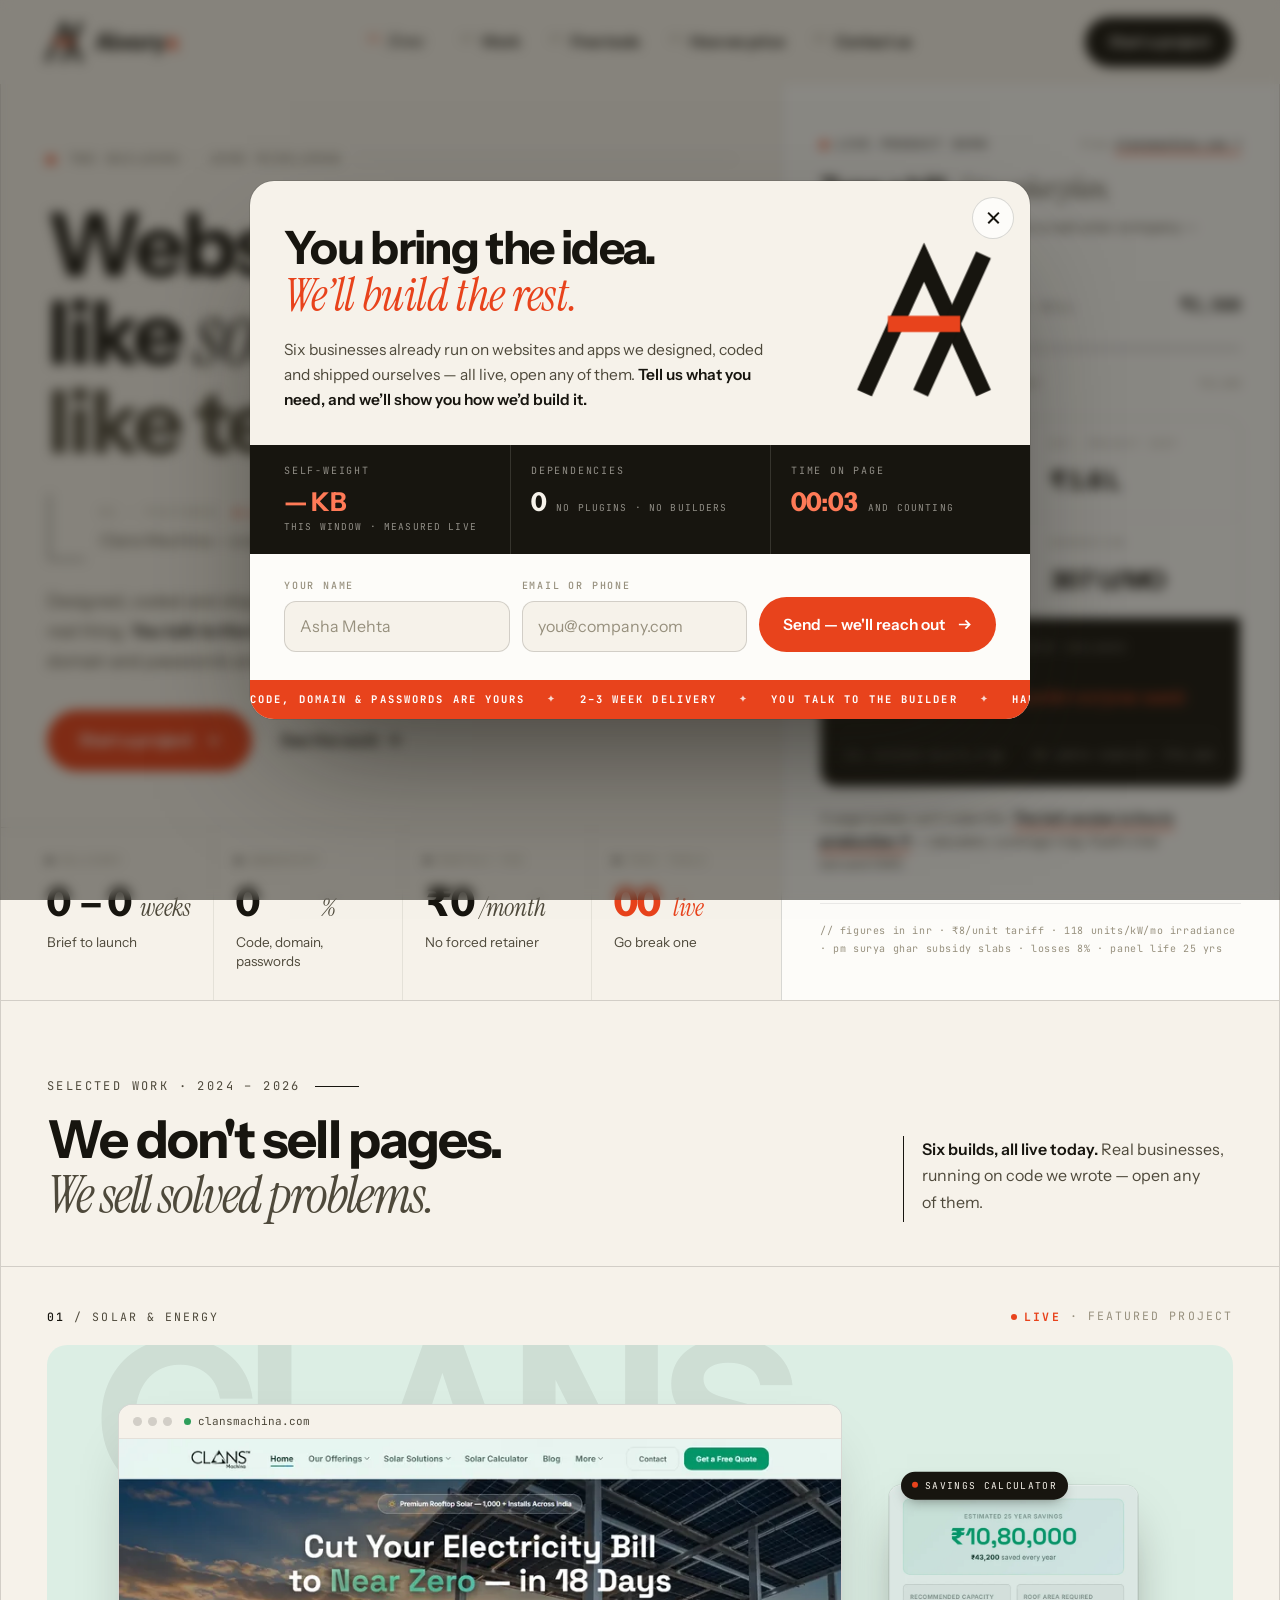
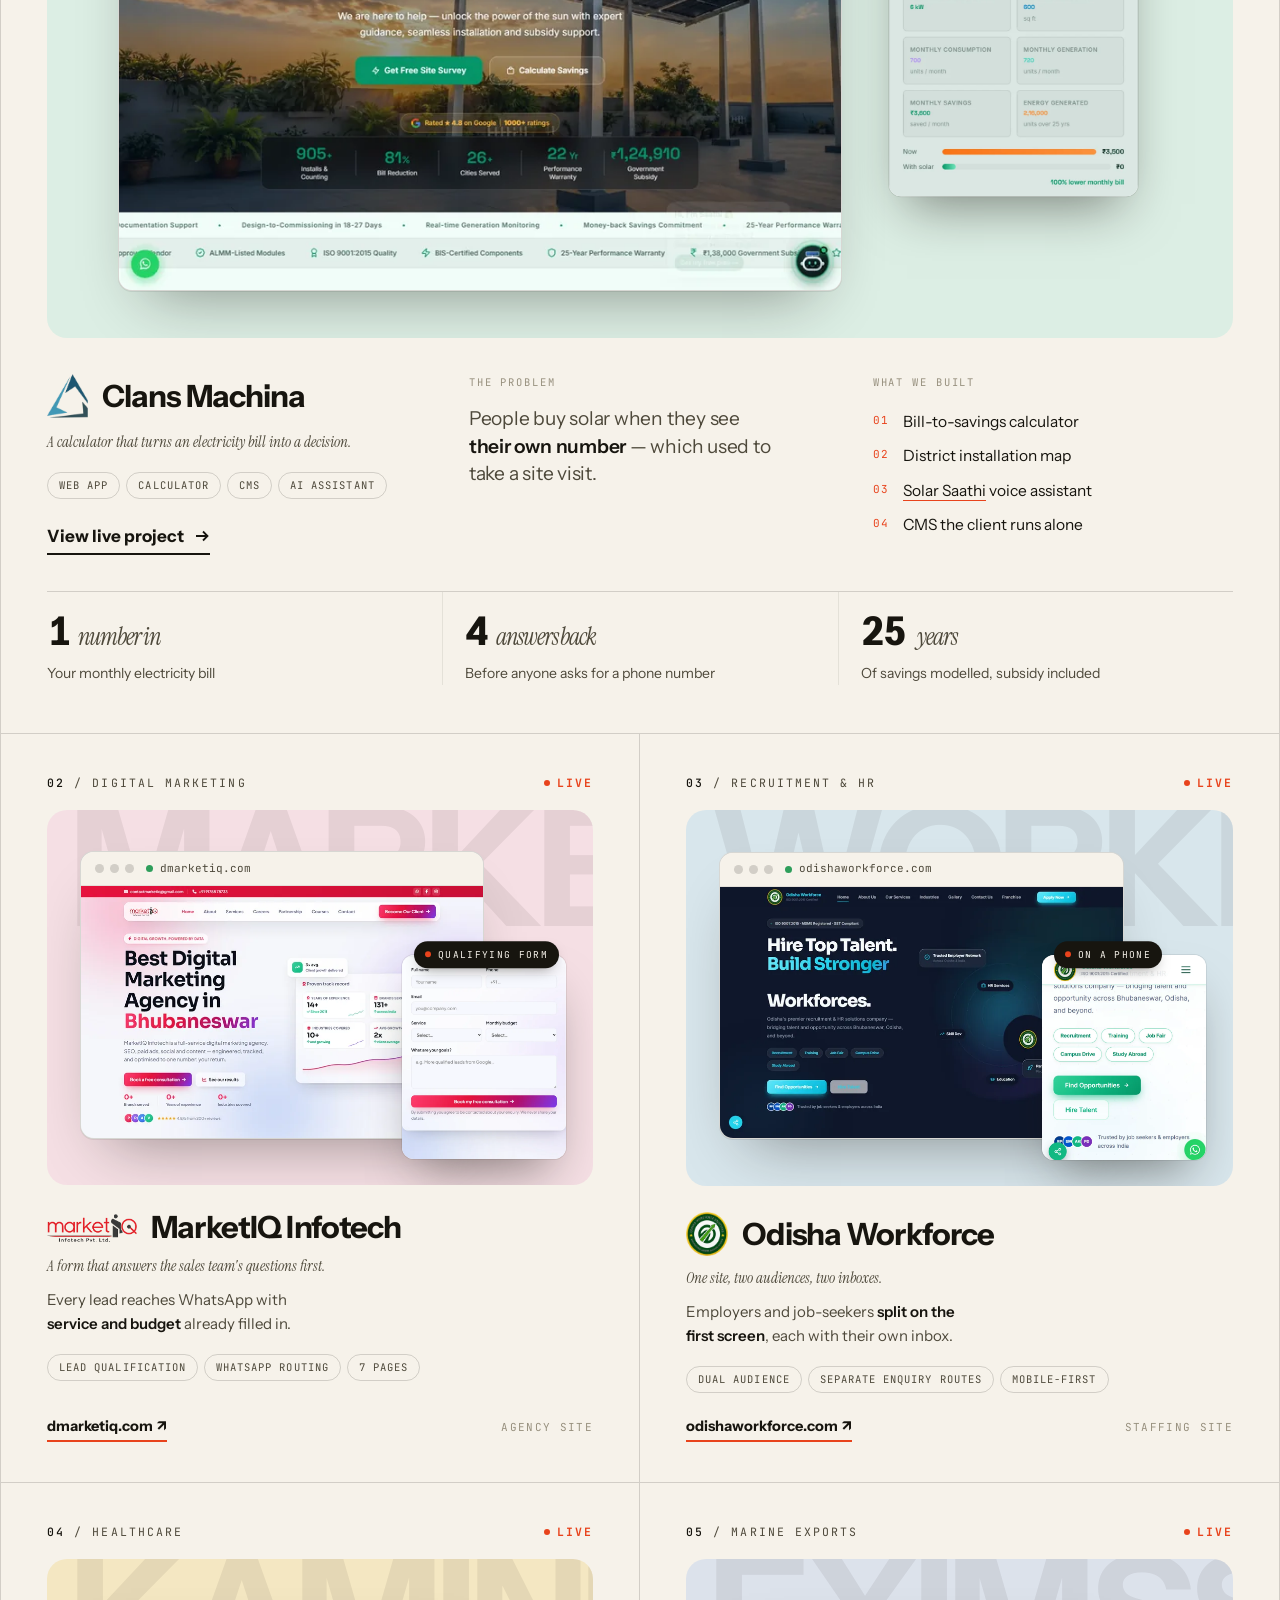
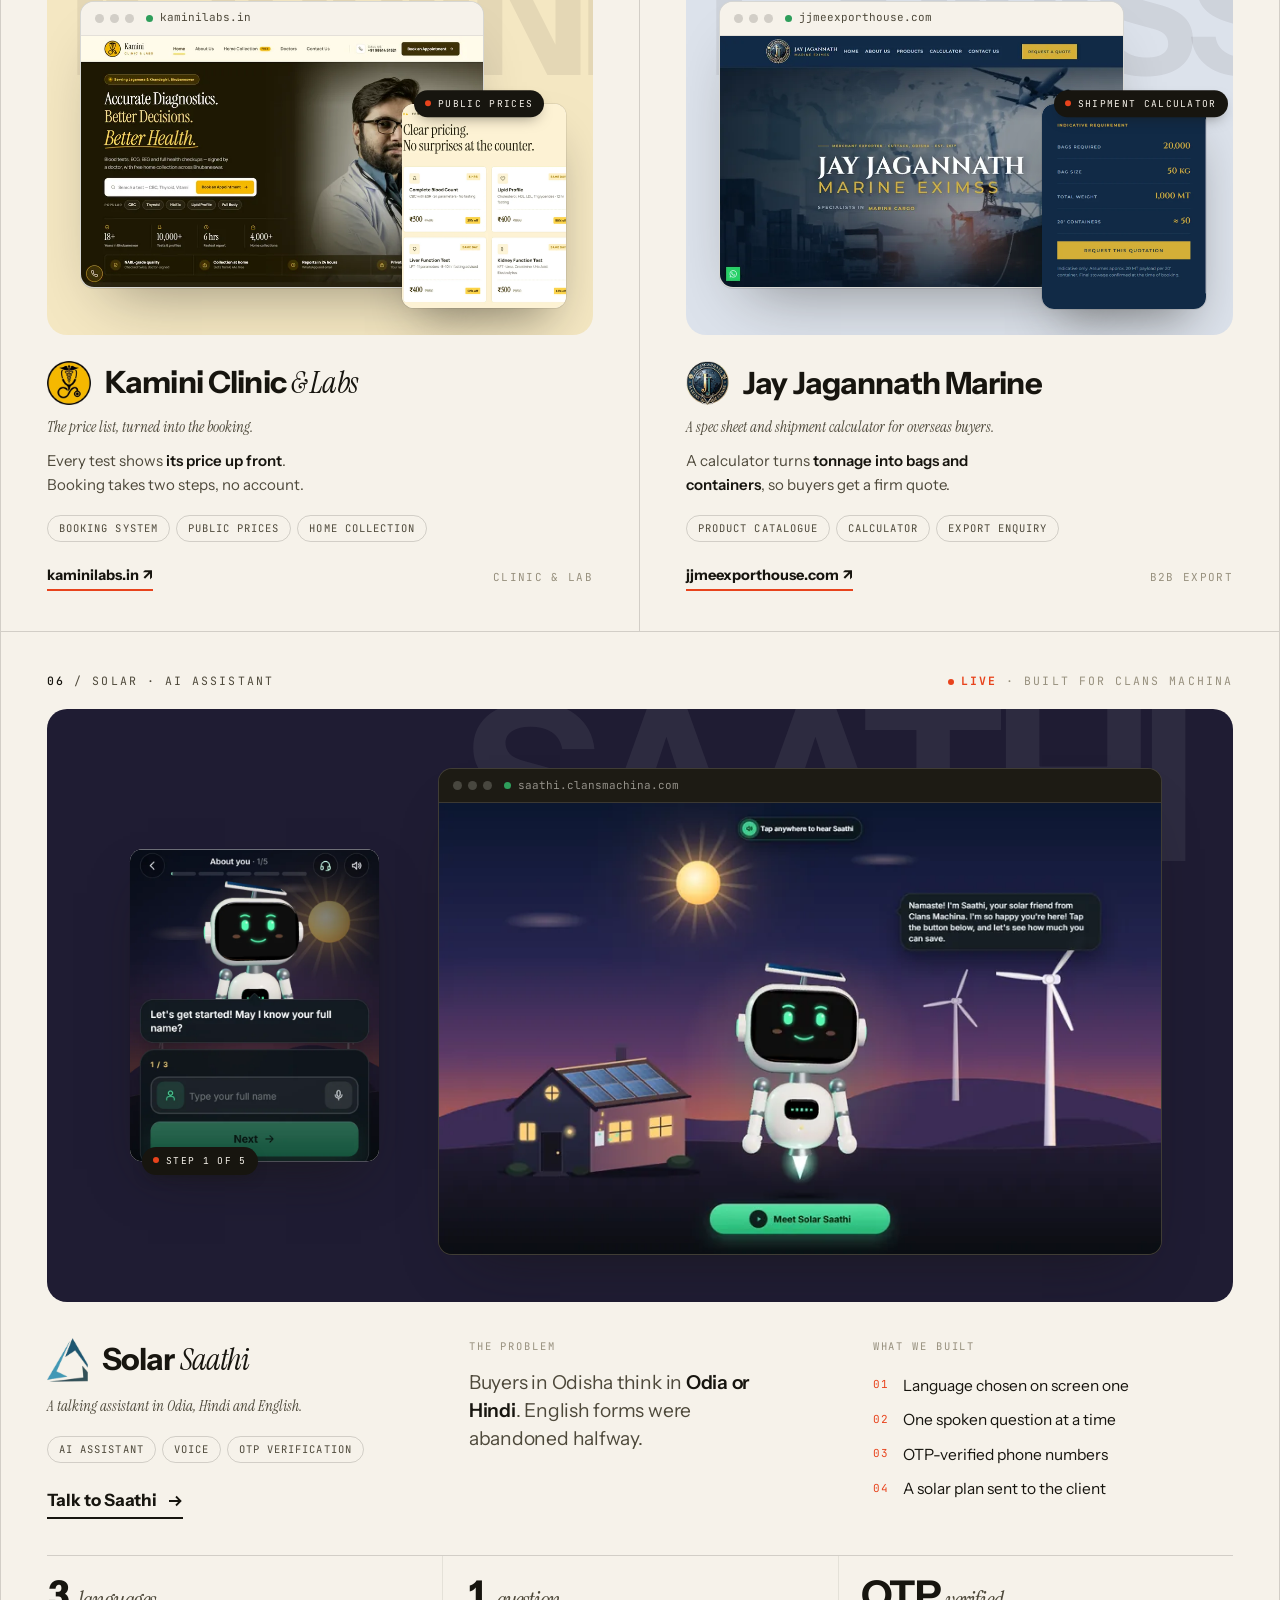
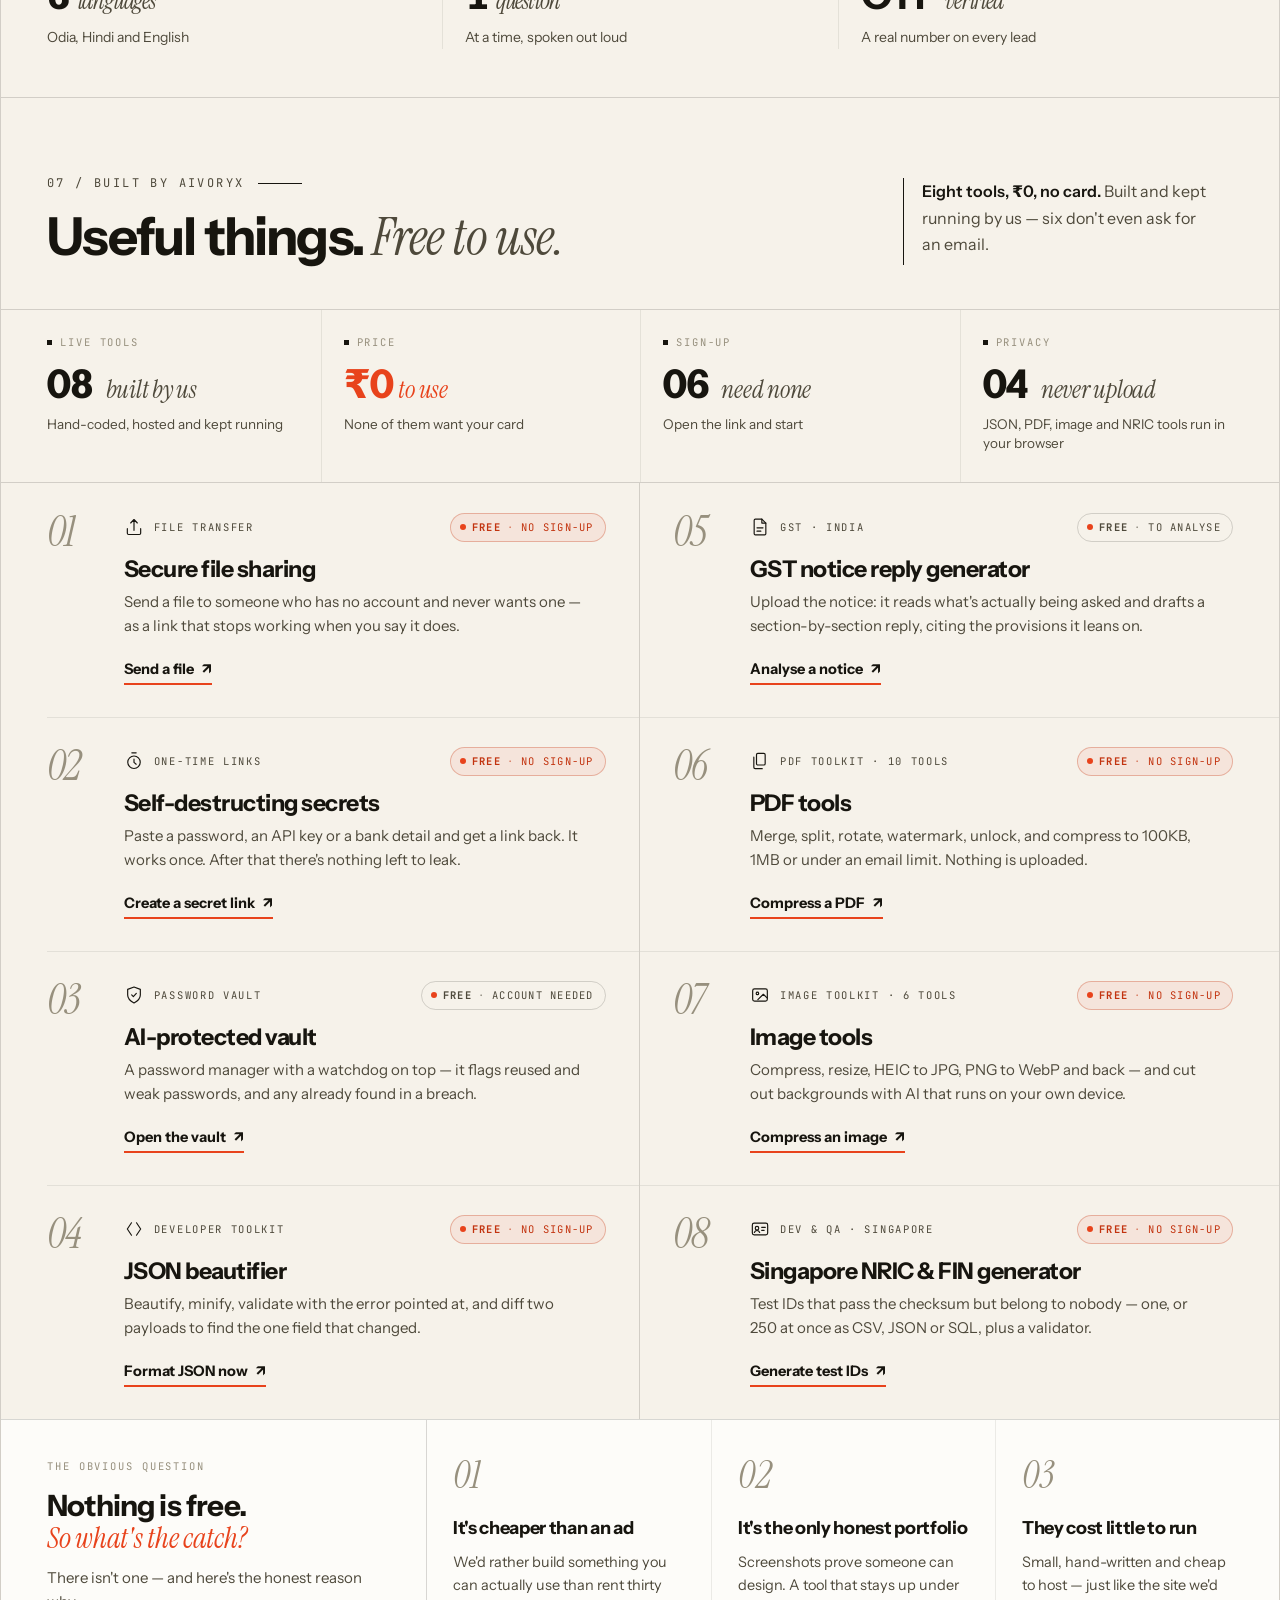
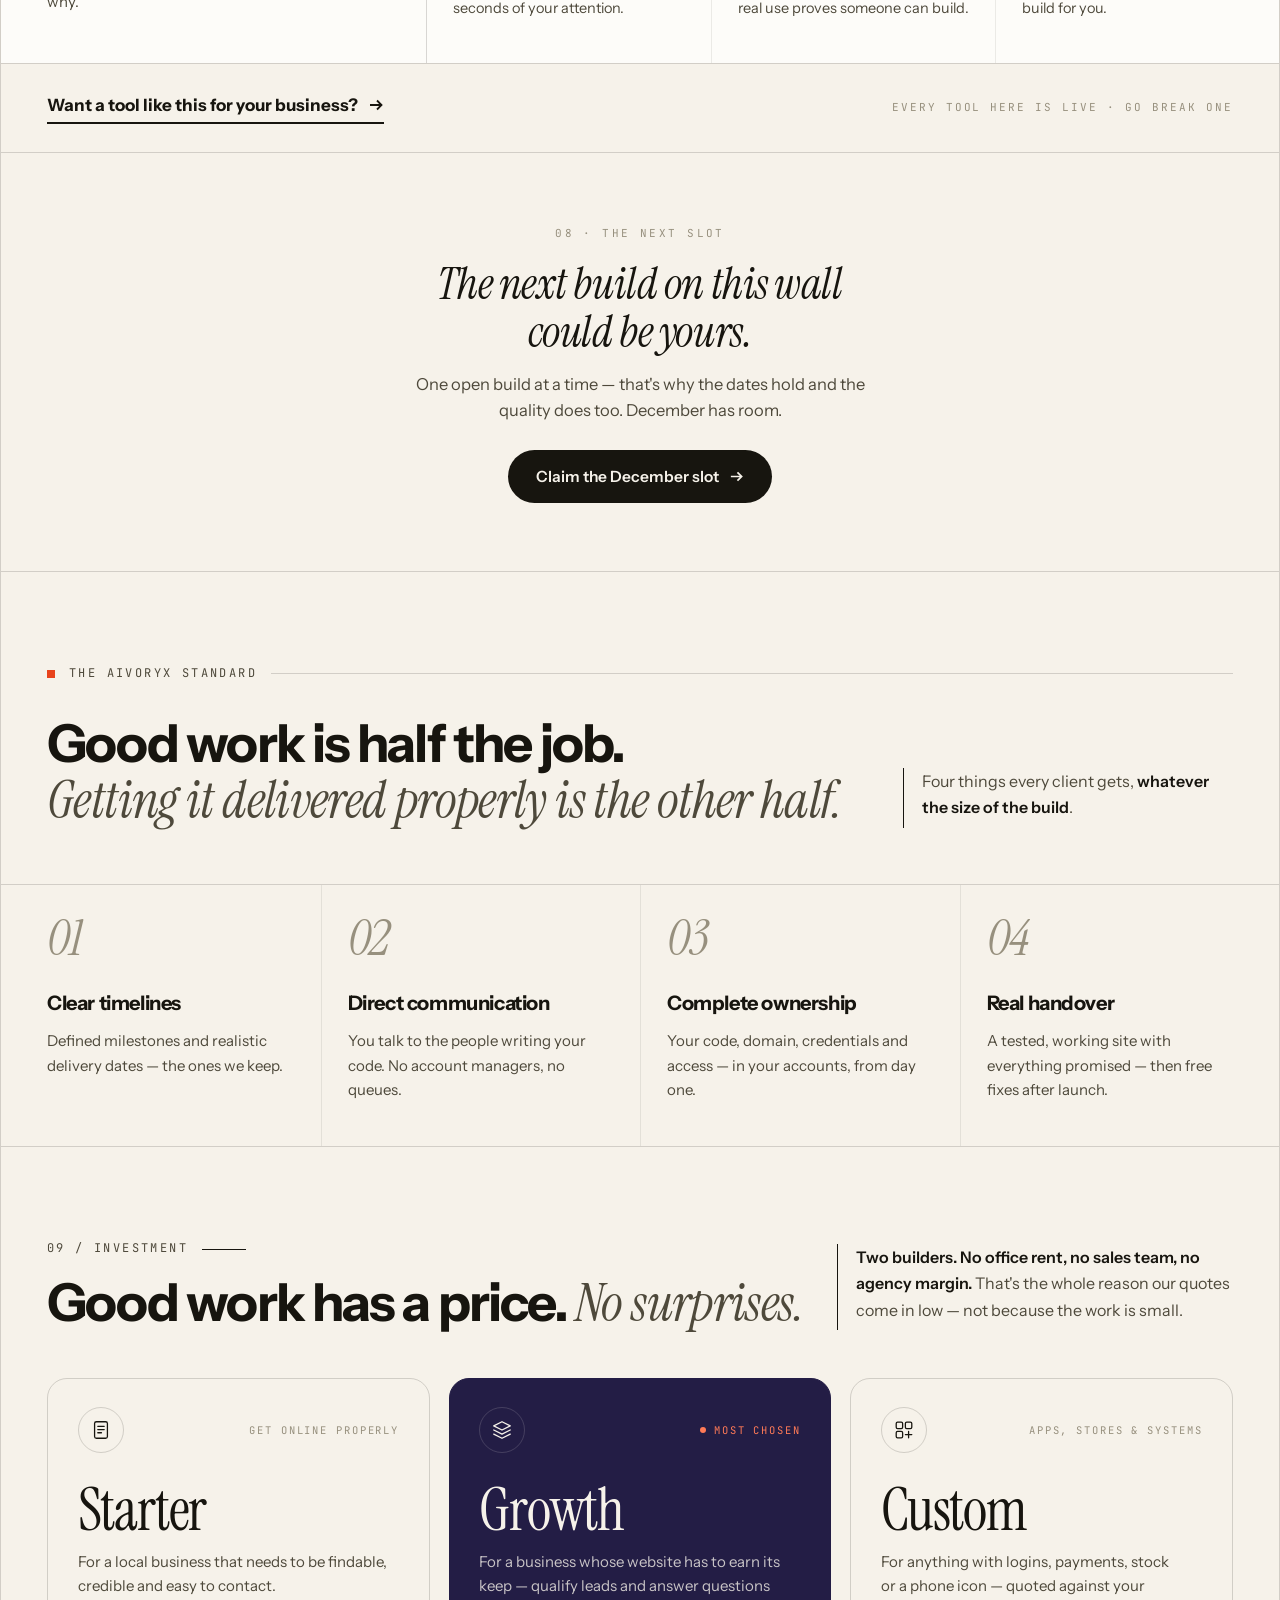
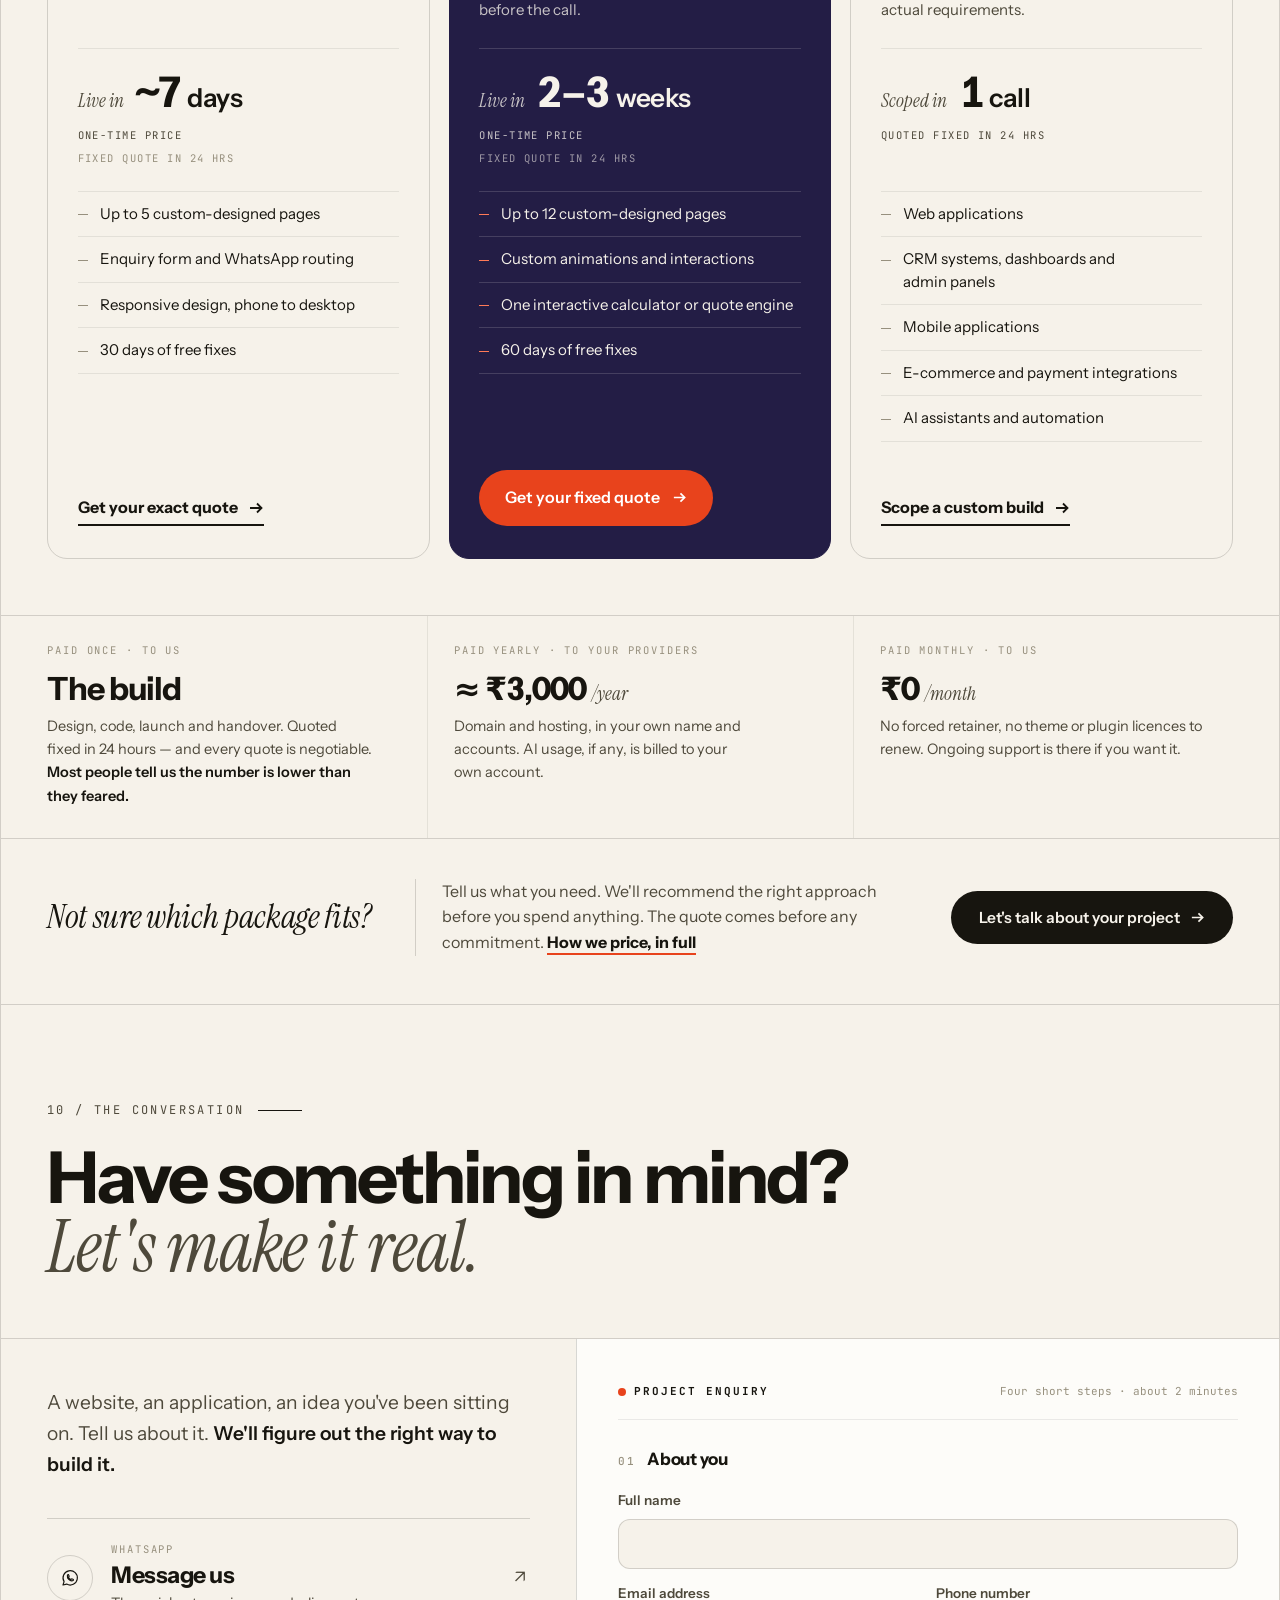
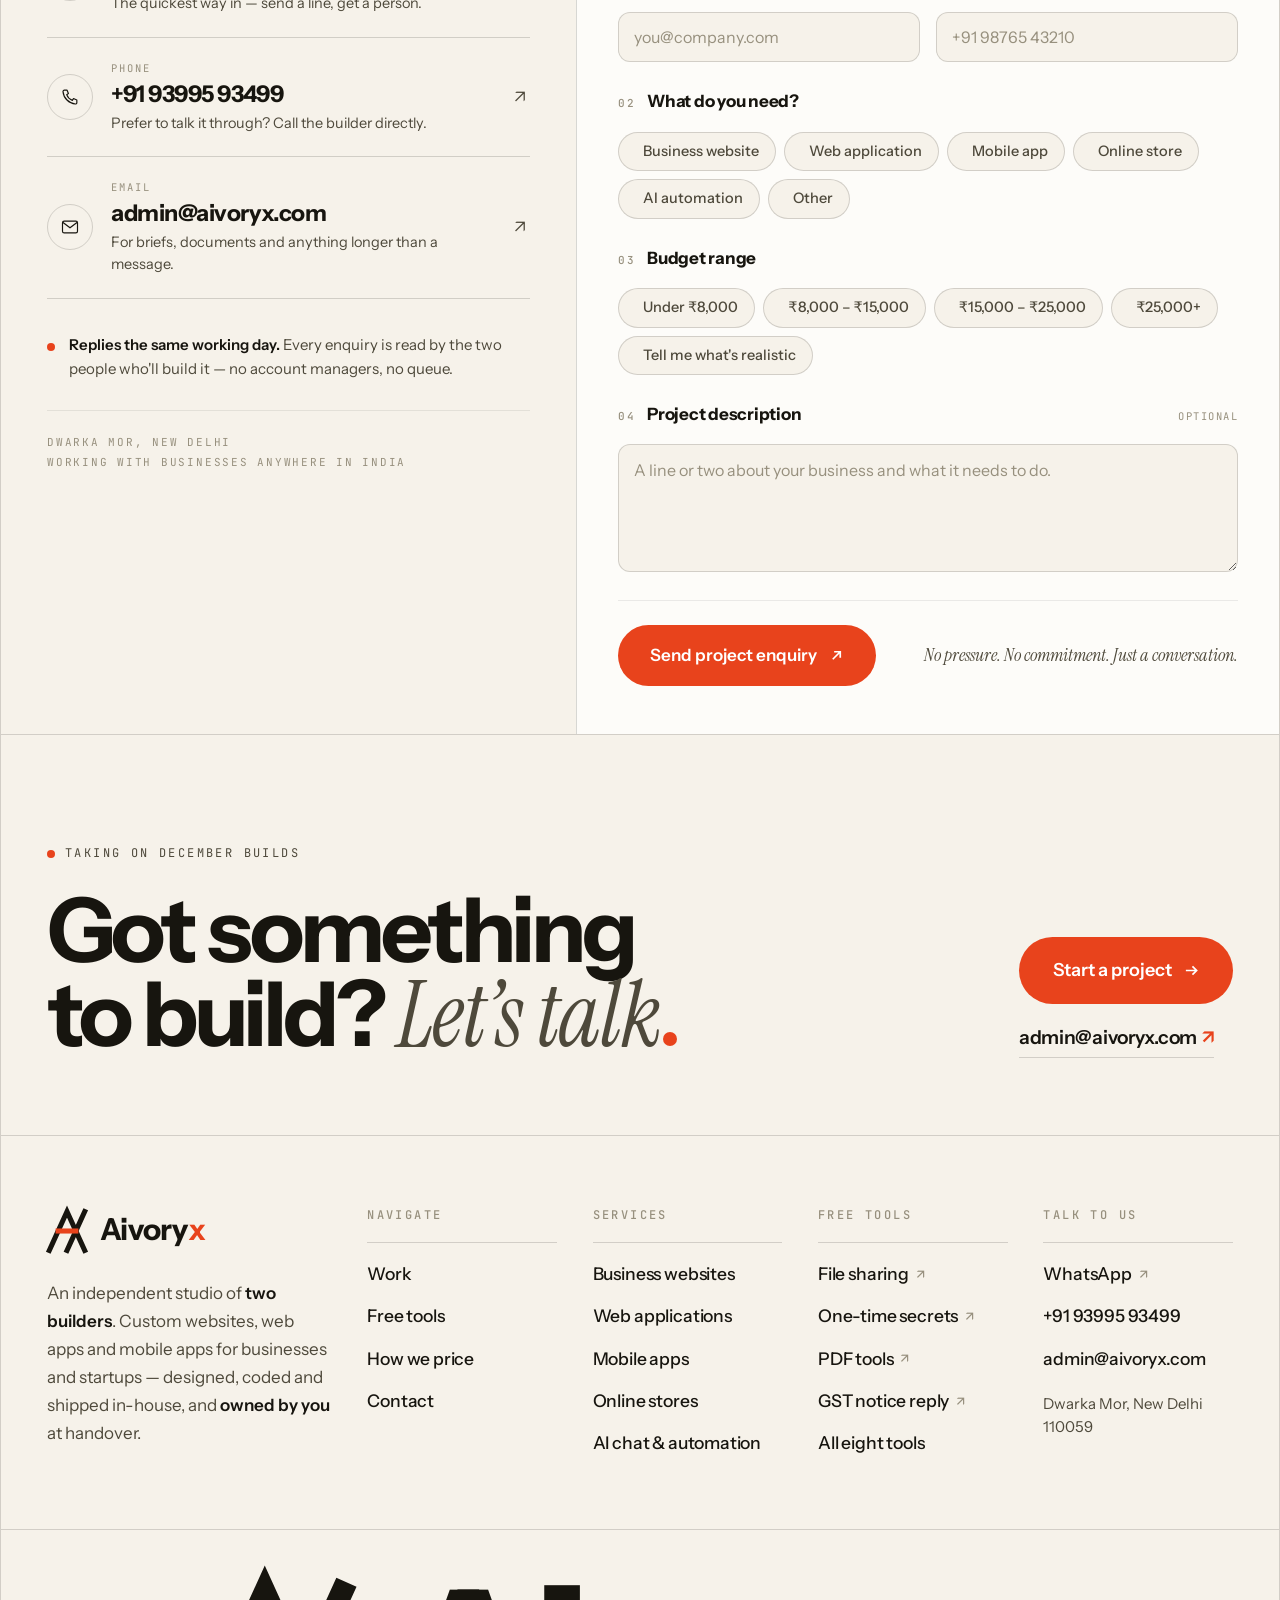
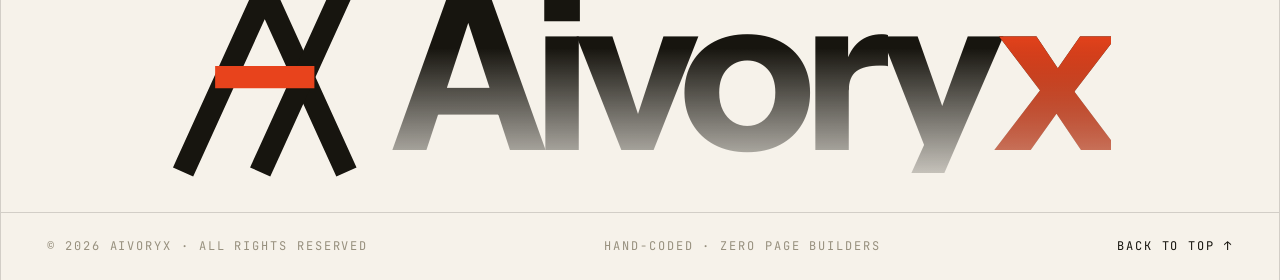
<file: index.html>
<!DOCTYPE html>
<html lang="en">
<head>
<meta charset="UTF-8">
<meta name="viewport" content="width=device-width, initial-scale=1">
<title>Aivoryx — Websites built like software, not like templates</title>
<meta name="description" content="Aivoryx designs, codes and ships custom websites and web apps for businesses that need the real thing. You talk to the builder, and at handover the code, domain and passwords are yours.">
<meta name="theme-color" content="#F6F2EA">
<link rel="canonical" href="https://aivoryx.com/">

<meta property="og:type" content="website">
<meta property="og:site_name" content="Aivoryx">
<meta property="og:title" content="Aivoryx — Websites built like software, not like templates">
<meta property="og:description" content="Designed, coded and shipped in-house. Six builds, all live today — open them.">
<meta property="og:url" content="https://aivoryx.com/">
<meta property="og:image" content="https://aivoryx.com/assets/img/brand/og-card.jpg">
<meta property="og:image:width" content="1200">
<meta property="og:image:height" content="630">
<meta property="og:image:alt" content="Aivoryx: websites built like software, not like templates">
<meta name="twitter:card" content="summary_large_image">

<link rel="icon" href="assets/img/brand/favicon.svg" type="image/svg+xml">
<link rel="manifest" href="site.webmanifest">

<link rel="preconnect" href="https://fonts.googleapis.com">
<link rel="preconnect" href="https://fonts.gstatic.com" crossorigin>
<link href="https://fonts.googleapis.com/css2?family=Instrument+Sans:wght@400;500;600;700&family=Instrument+Serif:ital@0;1&family=JetBrains+Mono:wght@400;500;700&display=swap" rel="stylesheet">

<!-- order matters: tokens first, responsive last -->
<link rel="stylesheet" href="assets/css/tokens.css">
<link rel="stylesheet" href="assets/css/base.css">
<link rel="stylesheet" href="assets/css/components.css">
<link rel="stylesheet" href="assets/css/home.css">
<link rel="stylesheet" href="assets/css/close.css">
<link rel="stylesheet" href="assets/css/popup.css">
<link rel="stylesheet" href="assets/css/responsive.css">
<script>
document.documentElement.classList.add('js');
/* Big screens: scale the whole page as one piece, so a 1920px or 4K desktop shows
   the same full-width composition as a 1340px laptop — never a narrow column with
   gaps. 1340 must match the 1341px breakpoint in tokens.css. */
(function (r, W) {
  function fit() { r.style.zoom = innerWidth > W ? innerWidth / W : ''; }
  fit();
  addEventListener('resize', fit);
})(document.documentElement, 1340);
</script>

<script type="application/ld+json">
{"@context":"https://schema.org","@type":"ProfessionalService","name":"Aivoryx","url":"https://aivoryx.com/",
 "email":"admin@aivoryx.com","telephone":"+91 93995 93499","areaServed":"IN",
 "description":"Custom websites, web apps and mobile apps for local businesses and startups."}
</script>
</head>
<body>
<a class="skip" href="#main">Skip to content</a>

<!-- ================= NAV ================= -->
<nav class="nav" id="nav" aria-label="Main">
  <div class="in">
    <a class="brand" href="#top" aria-label="Aivoryx — home">
      <svg viewBox="7 -6 90 104" fill="none" aria-hidden="true">
        <path d="M12 90 L52 2 L92 90" stroke="#17150F" stroke-width="11.5" stroke-linecap="square"/>
        <path d="M52 90 L92 2" stroke="#17150F" stroke-width="11.5" stroke-linecap="square"/>
        <path d="M32 46 L72 46" stroke="#E8431C" stroke-width="11.5" stroke-linecap="square"/>
      </svg>
      <span>Aivory<em>x</em></span>
    </a>
    <!-- five numbered links; hover / current roll the label into serif italic. nav.js sets aria-current -->
    <div class="menu">
      <a href="#top" data-spy="top"><i aria-hidden="true">01</i><span class="lbl"><b>Home</b><em aria-hidden="true">Home</em></span></a>
      <a href="work.html" data-spy="work"><i aria-hidden="true">02</i><span class="lbl"><b>Work</b><em aria-hidden="true">Work</em></span></a>
      <a href="tools.html"><i aria-hidden="true">03</i><span class="lbl"><b>Free tools</b><em aria-hidden="true">Free tools</em></span></a>
      <a href="pricing.html" data-spy="pricing"><i aria-hidden="true">04</i><span class="lbl"><b>How we price</b><em aria-hidden="true">How we price</em></span></a>
      <a href="contact.html"><i aria-hidden="true">05</i><span class="lbl"><b>Contact us</b><em aria-hidden="true">Contact us</em></span></a>
    </div>
    <div class="nav-right">
      <a class="cta" href="#enquiry">Start a project</a>
      <button class="burger" id="burger" type="button" aria-controls="sheet" aria-expanded="false" aria-label="Open menu"><span></span><span></span></button>
    </div>
  </div>
</nav>
<div class="sheet" id="sheet">
  <a class="big" href="#top">Home <span>01</span></a>
  <a class="big" href="work.html">Work <span>02</span></a>
  <a class="big" href="tools.html">Free tools <span>03</span></a>
  <a class="big" href="pricing.html">How we price <span>04</span></a>
  <a class="big" href="contact.html">Contact us <span>05</span></a>
  <a class="btn" href="#enquiry">Start a project
    <svg width="15" height="15" viewBox="0 0 16 16" fill="none" aria-hidden="true"><path d="M2 8h11M9 3.5 13.5 8 9 12.5" stroke="currentColor" stroke-width="1.8"/></svg>
  </a>
</div>

<main class="frame" id="top">
<span id="main"></span>

  <!-- ============ HERO ============ -->
  <section class="hero" aria-labelledby="hero-h">
    <div class="hero-l">
      <div class="eyebrow rise"><i></i>Two builders · zero middlemen</div>
      <h1 class="rise d1" id="hero-h"><span class="ln">Websites built</span> <span class="ln">like <span class="em">software</span> — <span class="anti">not</span></span> <span class="ln anti">like templates</span></h1>

      <div class="annot rise d2">
        <div class="tick"></div>
        <div class="body">
          <span class="n">01 · FEATURED</span>
          <span class="lv">LIVE</span>
          <span class="what">Clans Machina — a solar decision engine, running at <a class="ul" href="https://clansmachina.com" target="_blank" rel="noopener">clansmachina.com ↗</a></span>
        </div>
      </div>

      <p class="sub rise d2">Designed, coded and shipped in-house for businesses that need the real thing. <b>You talk to the builder</b> — and at handover, the code, domain and passwords are yours outright.</p>
      <div class="cta-row rise d3">
        <a class="btn" href="#enquiry">Start a project
          <svg width="15" height="15" viewBox="0 0 16 16" fill="none" aria-hidden="true"><path d="M2 8h11M9 3.5 13.5 8 9 12.5" stroke="currentColor" stroke-width="1.8"/></svg>
        </a>
        <a class="tl" href="#work">See the work <span aria-hidden="true">→</span></a>
      </div>
      <div class="rail rise d3" aria-label="At a glance">
        <div class="stat"><div class="k"><i></i>Delivery</div><div class="v"><span data-count="2">2</span>–<span data-count="3">3</span><em>weeks</em></div><div class="d">Brief to launch</div></div>
        <div class="stat"><div class="k"><i></i>Ownership</div><div class="v"><span data-count="100">100</span><em>%</em></div><div class="d">Code, domain, passwords</div></div>
        <div class="stat"><div class="k"><i></i>Monthly fee</div><div class="v">₹0<em>/month</em></div><div class="d">No forced retainer</div></div>
        <div class="stat"><div class="k"><i></i>Free tools</div><div class="v hot"><span data-count="8" data-pad="2">08</span><em>live</em></div><div class="d">Go break one</div></div>
      </div>
    </div>

    <aside class="hero-r" aria-label="Live product demo">
      <div class="demo-top">
        <span class="demo-tag"><i></i>Live product demo</span>
        <span class="demo-src">from <a class="ul" href="https://clansmachina.com" target="_blank" rel="noopener">clansmachina.com ↗</a></span>
      </div>
      <h2>Type a bill. <em>Get a solar plan.</em></h2>
      <p class="demo-sub">The same engine we shipped to a real solar company — running right here, right now.</p>

      <div class="calc">
        <label for="bill">Your monthly electricity bill <output id="billOut" for="bill">₹2,500</output></label>
        <input type="range" id="bill" min="500" max="15000" step="100" value="2500">
        <div class="scale" aria-hidden="true"><span>₹500</span><span>₹8,000</span><span>₹15,000</span></div>

        <div class="out" aria-live="polite">
          <div class="o"><div class="k">System size</div><div class="v" id="kwOut">2.6 KW</div></div>
          <div class="o"><div class="k">Est. project cost</div><div class="v" id="costOut">₹1.6 L</div></div>
          <div class="o"><div class="k">Payback period</div><div class="v" id="payOut">3.1 YRS</div></div>
          <div class="o"><div class="k">Generation</div><div class="v" id="unitsOut">307 U/MO</div></div>
          <div class="o big">
            <div class="k">25-year net savings, subsidy included</div>
            <div class="v"><span id="saveOut">₹5.8</span><em>lakh — the number everyone wants</em></div>
            <div class="carbline"><span>CO₂ AVOIDED <b id="co2Out">3.1 t / yr</b></span><span id="subOut">PM SURYA SUBSIDY: ₹70,800</span></div>
          </div>
        </div>
        <p class="demo-foot">A page builder can't make this. <a class="ul" href="https://clansmachina.com" target="_blank" rel="noopener">The full version is live in production ↗</a> — calculator, coverage map, Saathi chat bot and CMS.</p>
      </div>
      <div class="assume">// figures in inr · ₹8/unit tariff · 118 units/kW/mo irradiance · pm surya ghar subsidy slabs · losses 8% · panel life 25 yrs</div>
    </aside>
  </section>

  <!-- ============ WORK ============ -->
  <section class="work" id="work" aria-labelledby="work-h">
    <div class="work-head">
      <div>
        <div class="lab">Selected work · 2024 – 2026</div>
        <h2 id="work-h">We don't sell pages.<br><em>We sell solved problems.</em></h2>
      </div>
      <p class="note"><b>Six builds, all live today.</b> Real businesses, running on code we wrote — open any of them.</p>
    </div>

    <!-- 01 · featured — full-width showcase -->
    <article class="proj wide reveal" aria-labelledby="p-clans">
      <div class="proj-meta"><span><b>01</b> / Solar &amp; energy</span><span class="flag"><span class="lv">LIVE</span><span class="x"> · Featured project</span></span></div>
      <a class="stage" href="https://clansmachina.com" target="_blank" rel="noopener" style="--tint:#DCEEE4" aria-label="Open clansmachina.com in a new tab">
        <span class="ghost" aria-hidden="true">CLANS</span>
        <figure class="browser main">
          <div class="bar"><span class="dots"><i></i><i></i><i></i></span><span class="url">clansmachina.com</span></div>
          <div class="view"><img src="assets/img/work/clans-800.webp" srcset="assets/img/work/clans-800.webp 800w, assets/img/work/clans-1440.webp 1440w" sizes="(max-width:860px) 90vw, (min-width:1341px) 57vw, 760px" width="1440" height="900" loading="lazy" decoding="async" alt="Clans Machina homepage: 'Cut your electricity bill to near zero — in 18 days'"></div>
        </figure>
        <figure class="detail">
          <img src="assets/img/work/detail/clans.webp" width="640" height="800" loading="lazy" decoding="async" alt="The live savings calculator: ₹10,80,000 saved over 25 years, a recommended 6 kW system, and the bill dropping from ₹3,500 to ₹0">
          <figcaption>Savings calculator</figcaption>
        </figure>
        <span class="open">Open live site ↗</span>
      </a>
      <div class="story">
        <div>
          <div class="p-name"><img class="logo" src="assets/img/clients/clans-mark.webp" alt="" width="41" height="44"><h3 id="p-clans">Clans Machina</h3></div>
          <p class="tagline">A calculator that turns an electricity bill into a decision.</p>
          <div class="chips"><span>Web app</span><span>Calculator</span><span>CMS</span><span>AI assistant</span></div>
          <div class="p-links"><a class="biglink" href="https://clansmachina.com" target="_blank" rel="noopener">View live project <svg width="16" height="16" viewBox="0 0 16 16" fill="none" aria-hidden="true"><path d="M2 8h11M9 3.5 13.5 8 9 12.5" stroke="currentColor" stroke-width="1.8"/></svg></a></div>
        </div>
        <div class="col">
          <div class="k">The problem</div>
          <p>People buy solar when they see <b>their own number</b> — which used to take a site visit.</p>
        </div>
        <div class="col">
          <div class="k">What we built</div>
          <ul class="built">
            <li>Bill-to-savings calculator</li>
            <li>District installation map</li>
            <li><a href="#p-saathi">Solar Saathi</a> voice assistant</li>
            <li>CMS the client runs alone</li>
          </ul>
        </div>
      </div>
      <div class="proof">
        <div><b><span data-count="1">1</span><em>number in</em></b><span>Your monthly electricity bill</span></div>
        <div><b><span data-count="4">4</span><em>answers back</em></b><span>Before anyone asks for a phone number</span></div>
        <div><b><span data-count="25">25</span><em>years</em></b><span>Of savings modelled, subsidy included</span></div>
      </div>
    </article>

    <!-- 02–05 · two-column grid -->
    <div class="grid">
      <article class="proj card reveal" aria-labelledby="p-miq">
        <div class="proj-meta"><span><b>02</b> / Digital marketing</span><span class="lv">LIVE</span></div>
        <a class="stage" href="https://dmarketiq.com" target="_blank" rel="noopener" style="--tint:#F5DFE4" aria-label="Open dmarketiq.com in a new tab">
          <span class="ghost" aria-hidden="true">MARKETIQ</span>
          <figure class="browser main">
            <div class="bar"><span class="dots"><i></i><i></i><i></i></span><span class="url">dmarketiq.com</span></div>
            <div class="view"><img src="assets/img/work/marketiq-800.webp" srcset="assets/img/work/marketiq-800.webp 800w, assets/img/work/marketiq-1440.webp 1440w" sizes="(max-width:860px) 90vw, (min-width:1341px) 35vw, 460px" width="1440" height="900" loading="lazy" decoding="async" alt="MarketIQ Infotech homepage: 'Best digital marketing agency in Bhubaneswar'"></div>
          </figure>
          <figure class="detail">
            <img src="assets/img/work/detail/marketiq.webp" width="640" height="800" loading="lazy" decoding="async" alt="MarketIQ's enquiry form asking for service and monthly budget before submission">
            <figcaption>Qualifying form</figcaption>
          </figure>
          <span class="open">Open live site ↗</span>
        </a>
        <div class="story">
          <div class="p-name"><img class="logo word" src="assets/img/clients/marketiq.webp" alt="" width="90" height="28"><h3 id="p-miq">MarketIQ Infotech</h3></div>
          <p class="tagline">A form that answers the sales team's questions first.</p>
          <p>Every lead reaches WhatsApp with <b>service and budget</b> already filled in.</p>
          <div class="chips"><span>Lead qualification</span><span>WhatsApp routing</span><span>7 pages</span></div>
        </div>
        <div class="p-foot"><a class="dm" href="https://dmarketiq.com" target="_blank" rel="noopener">dmarketiq.com ↗</a><span class="idx2">Agency site</span></div>
      </article>

      <article class="proj card reveal" aria-labelledby="p-ow">
        <div class="proj-meta"><span><b>03</b> / Recruitment &amp; HR</span><span class="lv">LIVE</span></div>
        <a class="stage" href="https://odishaworkforce.com" target="_blank" rel="noopener" style="--tint:#D8E6EC" aria-label="Open odishaworkforce.com in a new tab">
          <span class="ghost" aria-hidden="true">WORKFORCE</span>
          <figure class="browser main">
            <div class="bar"><span class="dots"><i></i><i></i><i></i></span><span class="url">odishaworkforce.com</span></div>
            <div class="view"><img src="assets/img/work/odisha-800.webp" srcset="assets/img/work/odisha-800.webp 800w, assets/img/work/odisha-1440.webp 1440w" sizes="(max-width:860px) 90vw, (min-width:1341px) 35vw, 460px" width="1440" height="900" loading="lazy" decoding="async" alt="Odisha Workforce homepage: 'Hire top talent. Build stronger workforces.'"></div>
          </figure>
          <figure class="detail">
            <img src="assets/img/work/detail/odisha.webp" width="640" height="800" loading="lazy" decoding="async" alt="Odisha Workforce on a phone: separate Find Opportunities and Hire Talent buttons">
            <figcaption>On a phone</figcaption>
          </figure>
          <span class="open">Open live site ↗</span>
        </a>
        <div class="story">
          <div class="p-name"><img class="logo" src="assets/img/clients/odisha.webp" alt="" width="42" height="44"><h3 id="p-ow">Odisha Workforce</h3></div>
          <p class="tagline">One site, two audiences, two inboxes.</p>
          <p>Employers and job-seekers <b>split on the first screen</b>, each with their own inbox.</p>
          <div class="chips"><span>Dual audience</span><span>Separate enquiry routes</span><span>Mobile-first</span></div>
        </div>
        <div class="p-foot"><a class="dm" href="https://odishaworkforce.com" target="_blank" rel="noopener">odishaworkforce.com ↗</a><span class="idx2">Staffing site</span></div>
      </article>

      <article class="proj card reveal" aria-labelledby="p-kamini">
        <div class="proj-meta"><span><b>04</b> / Healthcare</span><span class="lv">LIVE</span></div>
        <a class="stage" href="https://kaminilabs.in" target="_blank" rel="noopener" style="--tint:#F4E7C2" aria-label="Open kaminilabs.in in a new tab">
          <span class="ghost" aria-hidden="true">KAMINI</span>
          <figure class="browser main">
            <div class="bar"><span class="dots"><i></i><i></i><i></i></span><span class="url">kaminilabs.in</span></div>
            <div class="view"><img src="assets/img/work/kamini-800.webp" srcset="assets/img/work/kamini-800.webp 800w, assets/img/work/kamini-1440.webp 1440w" sizes="(max-width:860px) 90vw, (min-width:1341px) 35vw, 460px" width="1440" height="900" loading="lazy" decoding="async" alt="Kamini Clinic &amp; Labs homepage: 'Accurate diagnostics. Better decisions. Better health.' with a test search"></div>
          </figure>
          <figure class="detail">
            <img src="assets/img/work/detail/kamini.webp" width="640" height="800" loading="lazy" decoding="async" alt="Kamini's public price list: each test shows its price next to the usual rate">
            <figcaption>Public prices</figcaption>
          </figure>
          <span class="open">Open live site ↗</span>
        </a>
        <div class="story">
          <div class="p-name"><img class="logo" src="assets/img/clients/kamini.webp" alt="" width="44" height="44"><h3 id="p-kamini">Kamini Clinic <em>&amp; Labs</em></h3></div>
          <p class="tagline">The price list, turned into the booking.</p>
          <p>Every test shows <b>its price up front</b>. Booking takes two steps, no account.</p>
          <div class="chips"><span>Booking system</span><span>Public prices</span><span>Home collection</span></div>
        </div>
        <div class="p-foot"><a class="dm" href="https://kaminilabs.in" target="_blank" rel="noopener">kaminilabs.in ↗</a><span class="idx2">Clinic &amp; lab</span></div>
      </article>

      <article class="proj card reveal" aria-labelledby="p-jj">
        <div class="proj-meta"><span><b>05</b> / Marine exports</span><span class="lv">LIVE</span></div>
        <a class="stage" href="https://jjmeexporthouse.com" target="_blank" rel="noopener" style="--tint:#DCE2EB" aria-label="Open jjmeexporthouse.com in a new tab">
          <span class="ghost" aria-hidden="true">EXIMSS</span>
          <figure class="browser main">
            <div class="bar"><span class="dots"><i></i><i></i><i></i></span><span class="url">jjmeexporthouse.com</span></div>
            <div class="view"><img src="assets/img/work/jjme-800.webp" srcset="assets/img/work/jjme-800.webp 800w, assets/img/work/jjme-1440.webp 1440w" sizes="(max-width:860px) 90vw, (min-width:1341px) 35vw, 460px" width="1440" height="900" loading="lazy" decoding="async" alt="Jay Jagannath Marine Eximss homepage: merchant exporter in Cuttack, Odisha"></div>
          </figure>
          <figure class="detail">
            <img src="assets/img/work/detail/jjme.webp" width="640" height="800" loading="lazy" decoding="async" alt="The shipment calculator: 1,000 MT in 50 kg bags needs 20,000 bags and about 50 twenty-foot containers">
            <figcaption>Shipment calculator</figcaption>
          </figure>
          <span class="open">Open live site ↗</span>
        </a>
        <div class="story">
          <div class="p-name"><img class="logo" src="assets/img/clients/jjme.webp" alt="" width="43" height="44"><h3 id="p-jj">Jay Jagannath Marine</h3></div>
          <p class="tagline">A spec sheet and shipment calculator for overseas buyers.</p>
          <p>A calculator turns <b>tonnage into bags and containers</b>, so buyers get a firm quote.</p>
          <div class="chips"><span>Product catalogue</span><span>Calculator</span><span>Export enquiry</span></div>
        </div>
        <div class="p-foot"><a class="dm" href="https://jjmeexporthouse.com" target="_blank" rel="noopener">jjmeexporthouse.com ↗</a><span class="idx2">B2B export</span></div>
      </article>
    </div>

    <!-- 06 · closing full-width showcase, mirrored -->
    <article class="proj wide flip reveal" aria-labelledby="p-saathi" id="saathi">
      <div class="proj-meta"><span><b>06</b> / Solar · AI assistant</span><span class="flag"><span class="lv">LIVE</span><span class="x"> · Built for Clans Machina</span></span></div>
      <a class="stage night" href="https://saathi.clansmachina.com" target="_blank" rel="noopener" style="--tint:#1F1C33" aria-label="Open saathi.clansmachina.com in a new tab">
        <span class="ghost" aria-hidden="true">SAATHI</span>
        <figure class="browser main on-ink">
          <div class="bar"><span class="dots"><i></i><i></i><i></i></span><span class="url">saathi.clansmachina.com</span></div>
          <div class="view"><img src="assets/img/work/saathi-800.webp" srcset="assets/img/work/saathi-800.webp 800w, assets/img/work/saathi-1440.webp 1440w" sizes="(max-width:860px) 90vw, (min-width:1341px) 57vw, 760px" width="1440" height="900" loading="lazy" decoding="async" alt="Solar Saathi: a friendly robot beside a solar-roofed house says Namaste and invites you to meet Solar Saathi"></div>
        </figure>
        <figure class="detail">
          <img src="assets/img/work/detail/saathi.webp" width="640" height="800" loading="lazy" decoding="async" alt="Saathi on a phone, step 1 of 5: the robot says let's get started and asks for your full name, typed or spoken">
          <figcaption>Step 1 of 5</figcaption>
        </figure>
        <span class="open">Open live site ↗</span>
      </a>
      <div class="story">
        <div>
          <div class="p-name"><img class="logo" src="assets/img/clients/clans-mark.webp" alt="" width="41" height="44"><h3 id="p-saathi">Solar <em>Saathi</em></h3></div>
          <p class="tagline">A talking assistant in Odia, Hindi and English.</p>
          <div class="chips"><span>AI assistant</span><span>Voice</span><span>OTP verification</span></div>
          <div class="p-links"><a class="biglink" href="https://saathi.clansmachina.com" target="_blank" rel="noopener">Talk to Saathi <svg width="16" height="16" viewBox="0 0 16 16" fill="none" aria-hidden="true"><path d="M2 8h11M9 3.5 13.5 8 9 12.5" stroke="currentColor" stroke-width="1.8"/></svg></a></div>
        </div>
        <div class="col">
          <div class="k">The problem</div>
          <p>Buyers in Odisha think in <b>Odia or Hindi</b>. English forms were abandoned halfway.</p>
        </div>
        <div class="col">
          <div class="k">What we built</div>
          <ul class="built">
            <li>Language chosen on screen one</li>
            <li>One spoken question at a time</li>
            <li>OTP-verified phone numbers</li>
            <li>A solar plan sent to the client</li>
          </ul>
        </div>
      </div>
      <div class="proof">
        <div><b><span data-count="3">3</span><em>languages</em></b><span>Odia, Hindi and English</span></div>
        <div><b><span data-count="1">1</span><em>question</em></b><span>At a time, spoken out loud</span></div>
        <div><b>OTP<em>verified</em></b><span>A real number on every lead</span></div>
      </div>
    </article>

    <!-- 07 · free tools — a two-column ledger, four rows a side.
         Each row is one link (the title's ::after covers the row). -->
    <section class="tools" id="tools" aria-labelledby="tools-h">
      <div class="tools-head reveal">
        <div>
          <div class="lab">07 / Built by Aivoryx</div>
          <h2 id="tools-h">Useful things. <em>Free to use.</em></h2>
        </div>
        <p class="note"><b>Eight tools, ₹0, no card.</b> Built and kept running by us — six don't even ask for an email.</p>
      </div>

      <!-- the free part, said in numbers (facts from the tools page on the current site) -->
      <div class="free-rail reveal" aria-label="Free tools at a glance">
        <div class="stat"><div class="k"><i></i>Live tools</div><div class="v"><span data-count="8" data-pad="2">08</span><em>built by us</em></div><div class="d">Hand-coded, hosted and kept running</div></div>
        <div class="stat"><div class="k"><i></i>Price</div><div class="v hot">₹0<em>to use</em></div><div class="d">None of them want your card</div></div>
        <div class="stat"><div class="k"><i></i>Sign-up</div><div class="v"><span data-count="6" data-pad="2">06</span><em>need none</em></div><div class="d">Open the link and start</div></div>
        <div class="stat"><div class="k"><i></i>Privacy</div><div class="v"><span data-count="4" data-pad="2">04</span><em>never upload</em></div><div class="d">JSON, PDF, image and NRIC tools run in your browser</div></div>
      </div>

      <ol class="tools-grid">
        <li class="tool reveal" style="--d:0s">
          <span class="t-n" aria-hidden="true">01</span>
          <div class="t-body">
            <div class="t-meta"><span class="t-cat"><svg width="20" height="20" viewBox="0 0 24 24" fill="none" stroke="currentColor" stroke-width="1.4" stroke-linecap="round" stroke-linejoin="round" aria-hidden="true"><path d="M12 16V3M12 3L8 7.2M12 3l4 4.2"/><path d="M4 14v5.5A1.5 1.5 0 005.5 21h13a1.5 1.5 0 001.5-1.5V14"/></svg>File transfer</span><span class="t-free"><b>Free</b>No sign-up</span></div>
            <h3><a href="https://fileshare.aivoryx.com/" target="_blank" rel="noopener">Secure file sharing</a></h3>
            <p>Send a file to someone who has no account and never wants one — as a link that stops working when you say it does.</p>
            <span class="t-go" aria-hidden="true">Send a file <i>↗</i></span>
          </div>
        </li>
        <li class="tool reveal" style="--d:.08s">
          <span class="t-n" aria-hidden="true">02</span>
          <div class="t-body">
            <div class="t-meta"><span class="t-cat"><svg width="20" height="20" viewBox="0 0 24 24" fill="none" stroke="currentColor" stroke-width="1.4" stroke-linecap="round" stroke-linejoin="round" aria-hidden="true"><circle cx="12" cy="13.5" r="7.5"/><path d="M12 9.8v3.9l2.6 2.2M9.4 2.2h5.2"/></svg>One-time links</span><span class="t-free"><b>Free</b>No sign-up</span></div>
            <h3><a href="https://secret.aivoryx.com/" target="_blank" rel="noopener">Self-destructing secrets</a></h3>
            <p>Paste a password, an API key or a bank detail and get a link back. It works once. After that there's nothing left to leak.</p>
            <span class="t-go" aria-hidden="true">Create a secret link <i>↗</i></span>
          </div>
        </li>
        <li class="tool reveal" style="--d:.16s">
          <span class="t-n" aria-hidden="true">03</span>
          <div class="t-body">
            <div class="t-meta"><span class="t-cat"><svg width="20" height="20" viewBox="0 0 24 24" fill="none" stroke="currentColor" stroke-width="1.4" stroke-linecap="round" stroke-linejoin="round" aria-hidden="true"><path d="M12 21.5s7.6-3.8 7.6-9.5V5.2L12 2.4 4.4 5.2v6.8c0 5.7 7.6 9.5 7.6 9.5z"/><path d="M9.2 11.9l2 2 3.6-3.9"/></svg>Password vault</span><span class="t-free alt"><b>Free</b>Account needed</span></div>
            <h3><a href="https://vault.aivoryx.com/" target="_blank" rel="noopener">AI-protected vault</a></h3>
            <p>A password manager with a watchdog on top — it flags reused and weak passwords, and any already found in a breach.</p>
            <span class="t-go" aria-hidden="true">Open the vault <i>↗</i></span>
          </div>
        </li>
        <li class="tool reveal" style="--d:.24s">
          <span class="t-n" aria-hidden="true">04</span>
          <div class="t-body">
            <div class="t-meta"><span class="t-cat"><svg width="20" height="20" viewBox="0 0 24 24" fill="none" stroke="currentColor" stroke-width="1.4" stroke-linecap="round" stroke-linejoin="round" aria-hidden="true"><path d="M9 4.5L4 12l5 7.5M15 4.5l5 7.5-5 7.5"/></svg>Developer toolkit</span><span class="t-free"><b>Free</b>No sign-up</span></div>
            <h3><a href="https://jsonbeautifier.aivoryx.com/" target="_blank" rel="noopener">JSON beautifier</a></h3>
            <p>Beautify, minify, validate with the error pointed at, and diff two payloads to find the one field that changed.</p>
            <span class="t-go" aria-hidden="true">Format JSON now <i>↗</i></span>
          </div>
        </li>
        <li class="tool reveal" style="--d:.14s">
          <span class="t-n" aria-hidden="true">05</span>
          <div class="t-body">
            <div class="t-meta"><span class="t-cat"><svg width="20" height="20" viewBox="0 0 24 24" fill="none" stroke="currentColor" stroke-width="1.4" stroke-linecap="round" stroke-linejoin="round" aria-hidden="true"><path d="M14.2 2.5H6.4A1.4 1.4 0 005 3.9v16.2a1.4 1.4 0 001.4 1.4h11.2a1.4 1.4 0 001.4-1.4V7.3z"/><path d="M14.2 2.5v4.8H19M8.4 13h7.2M8.4 17h4.6"/></svg>GST · India</span><span class="t-free alt"><b>Free</b>To analyse</span></div>
            <h3><a href="https://gstreply.aivoryx.com/" target="_blank" rel="noopener">GST notice reply generator</a></h3>
            <p>Upload the notice: it reads what's actually being asked and drafts a section-by-section reply, citing the provisions it leans on.</p>
            <span class="t-go" aria-hidden="true">Analyse a notice <i>↗</i></span>
          </div>
        </li>
        <li class="tool reveal" style="--d:.22s">
          <span class="t-n" aria-hidden="true">06</span>
          <div class="t-body">
            <div class="t-meta"><span class="t-cat"><svg width="20" height="20" viewBox="0 0 24 24" fill="none" stroke="currentColor" stroke-width="1.4" stroke-linecap="round" stroke-linejoin="round" aria-hidden="true"><path d="M16.6 2.8H9.4A1.6 1.6 0 007.8 4.4v10.8a1.6 1.6 0 001.6 1.6h7.2a1.6 1.6 0 001.6-1.6V4.4a1.6 1.6 0 00-1.6-1.6z"/><path d="M4.6 7.4v12.2a1.6 1.6 0 001.6 1.6h8.5"/></svg>PDF toolkit · 10 tools</span><span class="t-free"><b>Free</b>No sign-up</span></div>
            <h3><a href="https://pdf-tools.aivoryx.com/" target="_blank" rel="noopener">PDF tools</a></h3>
            <p>Merge, split, rotate, watermark, unlock, and compress to 100KB, 1MB or under an email limit. Nothing is uploaded.</p>
            <span class="t-go" aria-hidden="true">Compress a PDF <i>↗</i></span>
          </div>
        </li>
        <li class="tool reveal" style="--d:.30s">
          <span class="t-n" aria-hidden="true">07</span>
          <div class="t-body">
            <div class="t-meta"><span class="t-cat"><svg width="20" height="20" viewBox="0 0 24 24" fill="none" stroke="currentColor" stroke-width="1.4" stroke-linecap="round" stroke-linejoin="round" aria-hidden="true"><rect x="3.2" y="4.6" width="17.6" height="14.8" rx="2.2"/><circle cx="8.9" cy="10.1" r="1.5"/><path d="M20.8 15.7l-4.8-4.6-6.6 6.4"/></svg>Image toolkit · 6 tools</span><span class="t-free"><b>Free</b>No sign-up</span></div>
            <h3><a href="https://image-tools.aivoryx.com/" target="_blank" rel="noopener">Image tools</a></h3>
            <p>Compress, resize, HEIC to JPG, PNG to WebP and back — and cut out backgrounds with AI that runs on your own device.</p>
            <span class="t-go" aria-hidden="true">Compress an image <i>↗</i></span>
          </div>
        </li>
        <li class="tool reveal" style="--d:.38s">
          <span class="t-n" aria-hidden="true">08</span>
          <div class="t-body">
            <div class="t-meta"><span class="t-cat"><svg width="20" height="20" viewBox="0 0 24 24" fill="none" stroke="currentColor" stroke-width="1.4" stroke-linecap="round" stroke-linejoin="round" aria-hidden="true"><rect x="2.8" y="5" width="18.4" height="14" rx="2.2"/><circle cx="8.4" cy="11" r="2.1"/><path d="M5.2 16.2c.6-1.6 1.8-2.4 3.2-2.4s2.6.8 3.2 2.4M14 10h4.4M14 13.6h3"/></svg>Dev &amp; QA · Singapore</span><span class="t-free"><b>Free</b>No sign-up</span></div>
            <h3><a href="https://nric-generator.aivoryx.com/" target="_blank" rel="noopener">Singapore NRIC &amp; FIN generator</a></h3>
            <p>Test IDs that pass the checksum but belong to nobody — one, or 250 at once as CSV, JSON or SQL, plus a validator.</p>
            <span class="t-go" aria-hidden="true">Generate test IDs <i>↗</i></span>
          </div>
        </li>
      </ol>

      <!-- answer the question before anyone has to ask it (copy from the tools page on the current site) -->
      <div class="why reveal">
        <div class="why-q">
          <div class="why-k">The obvious question</div>
          <p class="why-h">Nothing is free. <em>So what's the catch?</em></p>
          <p class="why-s">There isn't one — and here's the honest reason why.</p>
        </div>
        <ol class="why-list">
          <li><span class="n">01</span><b>It's cheaper than an ad</b><p>We'd rather build something you can actually use than rent thirty seconds of your attention.</p></li>
          <li><span class="n">02</span><b>It's the only honest portfolio</b><p>Screenshots prove someone can design. A tool that stays up under real use proves someone can build.</p></li>
          <li><span class="n">03</span><b>They cost little to run</b><p>Small, hand-written and cheap to host — just like the site we'd build for you.</p></li>
        </ol>
      </div>

      <div class="tools-foot reveal">
        <a class="biglink" href="#contact">Want a tool like this for your business? <svg width="16" height="16" viewBox="0 0 16 16" fill="none" aria-hidden="true"><path d="M2 8h11M9 3.5 13.5 8 9 12.5" stroke="currentColor" stroke-width="1.8"/></svg></a>
        <span class="tools-fine">Every tool here is live · go break one</span>
      </div>
    </section>

    <!-- 08 · the open slot -->
    <div class="slot reveal">
      <div class="idx3">08 · The next slot</div>
      <p class="g">The next build on this wall could be yours.</p>
      <p class="g2">One open build at a time — that's why the dates hold and the quality does too. <span data-month>December</span> has room.</p>
      <a class="btn-ink" href="https://wa.me/919399593499?text=Hi%20Aivoryx%2C%20I%27d%20like%20to%20claim%20the%20December%20build%20slot." data-month-href="https://wa.me/919399593499?text=Hi%20Aivoryx%2C%20I%27d%20like%20to%20claim%20the%20{month}%20build%20slot." target="_blank" rel="noopener"><span>Claim the <span data-month>December</span> slot</span>
        <svg width="15" height="15" viewBox="0 0 16 16" fill="none" aria-hidden="true"><path d="M2 8h11M9 3.5 13.5 8 9 12.5" stroke="currentColor" stroke-width="1.8"/></svg>
      </a>
    </div>

  </section>

  <!-- ============ STANDARD ============ -->
  <section class="std" aria-labelledby="std-h">
    <div class="std-head reveal">
      <div class="eyebrow"><i></i>The Aivoryx standard</div>
      <div class="std-row">
        <h2 id="std-h"><span class="ln">Good work is half the job.</span> <em class="ln">Getting it delivered properly is the other half.</em></h2>
        <p class="std-note">Four things every client gets, <b>whatever the size of the build</b>.</p>
      </div>
    </div>
    <ol class="std-grid reveal">
      <li class="c"><span class="n">01</span><b>Clear timelines</b><p>Defined milestones and realistic delivery dates — the ones we keep.</p></li>
      <li class="c"><span class="n">02</span><b>Direct communication</b><p>You talk to the people writing your code. No account managers, no queues.</p></li>
      <li class="c"><span class="n">03</span><b>Complete ownership</b><p>Your code, domain, credentials and access — in your accounts, from day one.</p></li>
      <li class="c"><span class="n">04</span><b>Real handover</b><p>A tested, working site with everything promised — then free fixes after launch.</p></li>
    </ol>
  </section>

  <!-- ============ 09 · INVESTMENT ============
       No package prices on the page: each card leads with delivery time, and
       every CTA promises a fixed quote within 24 hours. -->
  <section class="price" id="pricing" aria-labelledby="price-h">
    <div class="sec-head reveal">
      <div>
        <div class="lab">09 / Investment</div>
        <h2 id="price-h">Good work has a price. <em>No surprises.</em></h2>
      </div>
      <p class="note"><b>Two builders. No office rent, no sales team, no agency margin.</b> That's the whole reason our quotes come in low — not because the work is small.</p>
    </div>

    <div class="plans reveal">
      <article class="plan" aria-labelledby="plan-starter" style="--d:0s">
        <div class="plan-top">
          <span class="plan-ico"><svg width="22" height="22" viewBox="0 0 24 24" fill="none" stroke="currentColor" stroke-width="1.4" stroke-linecap="round" stroke-linejoin="round" aria-hidden="true"><rect x="5" y="3" width="14" height="18" rx="2"/><path d="M8.5 8h7M8.5 11.5h7M8.5 15h4"/></svg></span>
          <span class="plan-k">Get online properly</span>
        </div>
        <h3 class="plan-name" id="plan-starter">Starter</h3>
        <p class="plan-who">For a local business that needs to be findable, credible and easy to contact.</p>
        <div class="plan-price">
          <div class="plan-amt"><span class="lead">Live in</span><span class="v">~7<span class="u">days</span></span></div>
          <div class="plan-terms"><span>One-time price</span><span>Fixed quote in 24 hrs</span></div>
        </div>
        <ul class="plan-list">
          <li>Up to 5 custom-designed pages</li>
          <li>Enquiry form and WhatsApp routing</li>
          <li>Responsive design, phone to desktop</li>
          <li>30 days of free fixes</li>
        </ul>
        <a class="plan-cta biglink" href="#contact" data-plan="starter">Get your exact quote <svg width="16" height="16" viewBox="0 0 16 16" fill="none" aria-hidden="true"><path d="M2 8h11M9 3.5 13.5 8 9 12.5" stroke="currentColor" stroke-width="1.8"/></svg></a>
      </article>

      <article class="plan feat" aria-labelledby="plan-growth" style="--d:.1s">
        <div class="plan-top">
          <span class="plan-ico"><svg width="22" height="22" viewBox="0 0 24 24" fill="none" stroke="currentColor" stroke-width="1.4" stroke-linecap="round" stroke-linejoin="round" aria-hidden="true"><path d="M12 3 3 7.5 12 12l9-4.5L12 3z"/><path d="M3 12l9 4.5 9-4.5"/><path d="M3 16.5 12 21l9-4.5"/></svg></span>
          <span class="plan-k">Most chosen</span>
        </div>
        <h3 class="plan-name" id="plan-growth">Growth</h3>
        <p class="plan-who">For a business whose website has to earn its keep — qualify leads and answer questions before the call.</p>
        <div class="plan-price">
          <div class="plan-amt"><span class="lead">Live in</span><span class="v">2–3<span class="u">weeks</span></span></div>
          <div class="plan-terms"><span>One-time price</span><span>Fixed quote in 24 hrs</span></div>
        </div>
        <ul class="plan-list">
          <li>Up to 12 custom-designed pages</li>
          <li>Custom animations and interactions</li>
          <li>One interactive calculator or quote engine</li>
          <li>60 days of free fixes</li>
        </ul>
        <a class="plan-cta btn" href="#contact" data-plan="growth">Get your fixed quote <svg width="15" height="15" viewBox="0 0 16 16" fill="none" aria-hidden="true"><path d="M2 8h11M9 3.5 13.5 8 9 12.5" stroke="currentColor" stroke-width="1.8"/></svg></a>
      </article>

      <article class="plan" aria-labelledby="plan-custom" style="--d:.2s">
        <div class="plan-top">
          <span class="plan-ico"><svg width="22" height="22" viewBox="0 0 24 24" fill="none" stroke="currentColor" stroke-width="1.4" stroke-linecap="round" stroke-linejoin="round" aria-hidden="true"><rect x="3.5" y="3.5" width="7" height="7" rx="1.5"/><rect x="13.5" y="3.5" width="7" height="7" rx="1.5"/><rect x="3.5" y="13.5" width="7" height="7" rx="1.5"/><path d="M17 13.5v7M13.5 17h7"/></svg></span>
          <span class="plan-k">Apps, stores &amp; systems</span>
        </div>
        <h3 class="plan-name" id="plan-custom">Custom</h3>
        <p class="plan-who">For anything with logins, payments, stock or a phone icon — quoted against your actual requirements.</p>
        <div class="plan-price">
          <div class="plan-amt"><span class="lead">Scoped in</span><span class="v">1<span class="u">call</span></span></div>
          <div class="plan-terms"><span>Quoted fixed in 24 hrs</span></div>
        </div>
        <ul class="plan-list">
          <li>Web applications</li>
          <li>CRM systems, dashboards and admin panels</li>
          <li>Mobile applications</li>
          <li>E-commerce and payment integrations</li>
          <li>AI assistants and automation</li>
        </ul>
        <a class="plan-cta biglink" href="#contact" data-plan="custom">Scope a custom build <svg width="16" height="16" viewBox="0 0 16 16" fill="none" aria-hidden="true"><path d="M2 8h11M9 3.5 13.5 8 9 12.5" stroke="currentColor" stroke-width="1.8"/></svg></a>
      </article>
    </div>

    <!-- what's paid once, kept apart from what recurs -->
    <div class="costs reveal" role="list" aria-label="What you pay, and to whom">
      <div class="cost" role="listitem">
        <div class="cost-k">Paid once · to us</div>
        <div class="cost-v">The build</div>
        <p>Design, code, launch and handover. Quoted fixed in 24 hours — and every quote is negotiable. <b>Most people tell us the number is lower than they feared.</b></p>
      </div>
      <div class="cost" role="listitem">
        <div class="cost-k">Paid yearly · to your providers</div>
        <div class="cost-v">≈ ₹3,000<em>/year</em></div>
        <p>Domain and hosting, in your own name and accounts. AI usage, if any, is billed to your own account.</p>
      </div>
      <div class="cost" role="listitem">
        <div class="cost-k">Paid monthly · to us</div>
        <div class="cost-v">₹0<em>/month</em></div>
        <p>No forced retainer, no theme or plugin licences to renew. Ongoing support is there if you want it.</p>
      </div>
    </div>

    <div class="fit reveal">
      <p class="fit-q">Not sure which package fits?</p>
      <p class="fit-a">Tell us what you need. We'll recommend the right approach before you spend anything. The quote comes before any commitment. <a class="ul" href="pricing.html">How we price, in full</a></p>
      <a class="btn-ink" href="#contact">Let's talk about your project <svg width="15" height="15" viewBox="0 0 16 16" fill="none" aria-hidden="true"><path d="M2 8h11M9 3.5 13.5 8 9 12.5" stroke="currentColor" stroke-width="1.8"/></svg></a>
    </div>
  </section>

  <!-- ============ 10 · THE CONVERSATION ============ -->
  <section class="talk" id="contact" aria-labelledby="talk-h">
    <div class="talk-head reveal">
      <div class="lab">10 / The conversation</div>
      <h2 id="talk-h"><span class="ln">Have something in mind?</span> <em class="ln">Let's make it real.</em></h2>
    </div>

    <div class="talk-body">
      <!-- left · the people -->
      <div class="talk-l reveal"><div class="talk-l-in">
        <p class="talk-lede">A website, an application, an idea you've been sitting on. Tell us about it. <b>We'll figure out the right way to build it.</b></p>

        <ul class="lines">
          <li>
            <a class="line" href="https://wa.me/919399593499?text=Hi%20Aivoryx%2C%20I%27d%20like%20to%20discuss%20a%20project" target="_blank" rel="noopener">
              <span class="line-ico"><svg width="20" height="20" viewBox="0 0 24 24" fill="none" stroke="currentColor" stroke-width="1.4" stroke-linecap="round" stroke-linejoin="round" aria-hidden="true"><path d="M3.6 20.4l1.3-4.1A8.6 8.6 0 1 1 8 19.3z"/><path d="M9 8.4c.3-.5.7-.6 1.1-.5l.9 2.1-.8 1a5.8 5.8 0 0 0 2.8 2.8l1-.8 2.1.9c.1.4 0 .8-.5 1.1-1 .6-2.5.4-4.1-.7a9.6 9.6 0 0 1-2.4-2.4C9 10.3 8.8 9.1 9 8.4z"/></svg></span>
              <span class="line-txt"><span class="line-k">WhatsApp</span><span class="line-v">Message us</span><span class="line-d">The quickest way in — send a line, get a person.</span></span>
              <span class="line-go" aria-hidden="true">↗</span>
            </a>
          </li>
          <li>
            <a class="line" href="tel:+919399593499">
              <span class="line-ico"><svg width="20" height="20" viewBox="0 0 24 24" fill="none" stroke="currentColor" stroke-width="1.4" stroke-linecap="round" stroke-linejoin="round" aria-hidden="true"><path d="M5.2 3.8h3.3l1.6 4-2.1 1.4a11.4 11.4 0 0 0 6.8 6.8l1.4-2.1 4 1.6v3.3a1.6 1.6 0 0 1-1.7 1.6A16.6 16.6 0 0 1 3.6 5.5a1.6 1.6 0 0 1 1.6-1.7z"/></svg></span>
              <span class="line-txt"><span class="line-k">Phone</span><span class="line-v">+91 93995 93499</span><span class="line-d">Prefer to talk it through? Call the builder directly.</span></span>
              <span class="line-go" aria-hidden="true">↗</span>
            </a>
          </li>
          <li>
            <a class="line" href="mailto:admin@aivoryx.com?subject=New%20project">
              <span class="line-ico"><svg width="20" height="20" viewBox="0 0 24 24" fill="none" stroke="currentColor" stroke-width="1.4" stroke-linecap="round" stroke-linejoin="round" aria-hidden="true"><rect x="3" y="5" width="18" height="14" rx="2"/><path d="m3.6 6.6 8.4 6.4 8.4-6.4"/></svg></span>
              <span class="line-txt"><span class="line-k">Email</span><span class="line-v">admin@aivoryx.com</span><span class="line-d">For briefs, documents and anything longer than a message.</span></span>
              <span class="line-go" aria-hidden="true">↗</span>
            </a>
          </li>
        </ul>

        <div class="reply"><i aria-hidden="true"></i><p><b>Replies the same working day.</b> Every enquiry is read by the two people who'll build it — no account managers, no queue.</p></div>
        <p class="talk-sig">Dwarka Mor, New Delhi<br>Working with businesses anywhere in India</p>
      </div></div>

      <!-- right · the enquiry. Field names match api/send.php. -->
      <div class="talk-r">
        <form class="enq reveal" id="enquiry" action="api/send.php" method="post" novalidate aria-labelledby="enq-title">
          <div class="enq-head">
            <span class="enq-tag" id="enq-title"><i aria-hidden="true"></i>Project enquiry</span>
            <span class="enq-time">Four short steps · about 2 minutes</span>
          </div>

          <fieldset class="step" data-needs="name email phone">
            <legend class="step-h"><span class="sn">01</span>About you</legend>
            <div class="f-row">
              <div class="f f-full" data-field="name">
                <label for="e-name">Full name</label>
                <input id="e-name" name="name" type="text" autocomplete="name" autocapitalize="words" spellcheck="false" maxlength="80" required aria-describedby="e-name-err">
                <span class="f-err" id="e-name-err" aria-live="polite"></span>
              </div>
              <div class="f" data-field="email">
                <label for="e-email">Email address</label>
                <input id="e-email" name="email" type="email" inputmode="email" autocomplete="email" autocapitalize="off" spellcheck="false" maxlength="254" placeholder="you@company.com" required aria-describedby="e-email-err">
                <span class="f-err" id="e-email-err" aria-live="polite"></span>
              </div>
              <div class="f" data-field="phone">
                <label for="e-phone">Phone number</label>
                <input id="e-phone" name="phone" type="tel" inputmode="tel" autocomplete="tel" maxlength="24" placeholder="+91 98765 43210" required aria-describedby="e-phone-err">
                <span class="f-err" id="e-phone-err" aria-live="polite"></span>
              </div>
            </div>
          </fieldset>

          <fieldset class="step" data-field="need" data-needs="need">
            <legend class="step-h"><span class="sn">02</span>What do you need?</legend>
            <div class="pills" role="radiogroup" aria-describedby="e-need-err">
              <label class="pill"><input type="radio" name="need" value="Business website" required><span>Business website</span></label>
              <label class="pill"><input type="radio" name="need" value="Web application"><span>Web application</span></label>
              <label class="pill"><input type="radio" name="need" value="Mobile app"><span>Mobile app</span></label>
              <label class="pill"><input type="radio" name="need" value="Online store"><span>Online store</span></label>
              <label class="pill"><input type="radio" name="need" value="AI automation"><span>AI automation</span></label>
              <label class="pill"><input type="radio" name="need" value="Other"><span>Other</span></label>
            </div>
            <span class="f-err" id="e-need-err" aria-live="polite"></span>
          </fieldset>

          <fieldset class="step" data-field="budget" data-needs="budget">
            <legend class="step-h"><span class="sn">03</span>Budget range</legend>
            <div class="pills" role="radiogroup" aria-describedby="e-budget-err">
              <label class="pill"><input type="radio" name="budget" value="Under ₹8,000" required><span>Under ₹8,000</span></label>
              <label class="pill"><input type="radio" name="budget" value="₹8,000 – ₹15,000"><span>₹8,000 – ₹15,000</span></label>
              <label class="pill"><input type="radio" name="budget" value="₹15,000 – ₹25,000"><span>₹15,000 – ₹25,000</span></label>
              <label class="pill"><input type="radio" name="budget" value="₹25,000+"><span>₹25,000+</span></label>
              <label class="pill"><input type="radio" name="budget" value="Tell me what's realistic"><span>Tell me what's realistic</span></label>
            </div>
            <span class="f-err" id="e-budget-err" aria-live="polite"></span>
          </fieldset>

          <div class="step">
            <div class="f" data-field="message">
              <label class="step-h" for="e-msg"><span class="sn">04</span>Project description <span class="opt">Optional</span></label>
              <textarea id="e-msg" name="message" rows="4" maxlength="4000" placeholder="A line or two about your business and what it needs to do." aria-describedby="e-msg-err"></textarea>
              <span class="f-err" id="e-msg-err" aria-live="polite"></span>
            </div>
          </div>

          <!-- Honeypot: off-screen, never seen by a person. Deliberately not named
               "company" so browser autofill can't trip it on a real enquiry. -->
          <div class="trap" aria-hidden="true">
            <label for="e-hp">Leave this empty</label>
            <input class="hp" id="e-hp" name="ax_hp" type="text" tabindex="-1" autocomplete="off">
          </div>

          <div class="enq-alert" role="alert" tabindex="-1" hidden>
            <svg width="18" height="18" viewBox="0 0 24 24" fill="none" stroke="currentColor" stroke-width="1.6" stroke-linecap="round" aria-hidden="true"><circle cx="12" cy="12" r="9"/><path d="M12 7.5v5.5M12 16.4v.1"/></svg>
            <p><span class="msg"></span> <a href="https://wa.me/919399593499?text=Hi%20Aivoryx%2C%20I%27d%20like%20to%20discuss%20a%20project" target="_blank" rel="noopener">WhatsApp ↗</a></p>
          </div>

          <div class="enq-foot">
            <button class="btn enq-send" type="submit">
              <span class="lbl">Send project enquiry</span>
              <svg class="arr" width="15" height="15" viewBox="0 0 16 16" fill="none" aria-hidden="true"><path d="M4 12 12 4M5.5 4H12v6.5" stroke="currentColor" stroke-width="1.8"/></svg>
              <span class="spin" aria-hidden="true"></span>
            </button>
            <p class="enq-fine">No pressure. No commitment. Just a conversation.</p>
          </div>
        </form>

        <div class="enq-done" id="enquiryDone" tabindex="-1" role="status" hidden>
          <span class="done-mark"><svg width="28" height="28" viewBox="0 0 24 24" fill="none" stroke="currentColor" stroke-width="1.6" stroke-linecap="round" stroke-linejoin="round" aria-hidden="true"><path d="M5 12.5l4.5 4.5L19 7.5"/></svg></span>
          <h3>Enquiry received. <em>Thank you.</em></h3>
          <p class="done-p">It's in our inbox now. We'll reply to <b data-email></b> the same working day.</p>
          <ol class="next">
            <li><span class="sn">01</span><span><b>We read it</b> — the people who'll actually build it.</span></li>
            <li><span class="sn">02</span><span><b>We reply</b> with questions, or a recommended approach.</span></li>
            <li><span class="sn">03</span><span><b>If it's a fit</b>, you get scope, a fixed price and a date — before you pay anything.</span></li>
          </ol>
          <button class="biglink done-again" type="button">Send another enquiry <svg width="16" height="16" viewBox="0 0 16 16" fill="none" aria-hidden="true"><path d="M2 8h11M9 3.5 13.5 8 9 12.5" stroke="currentColor" stroke-width="1.8"/></svg></button>
        </div>
      </div>
    </div>
  </section>

</main>

<!-- ================= FOOTER ================= -->
<footer class="foot frame" aria-label="Site">
  <div class="foot-cta reveal">
    <div class="foot-cta-l">
      <span class="foot-status"><i aria-hidden="true"></i><span>Taking on <span data-month>December</span> builds</span></span>
      <h2 class="foot-h"><span class="ln">Got something</span> <span class="ln">to build? <em>Let&rsquo;s talk</em></span></h2>
    </div>
    <div class="foot-cta-r">
      <a class="btn" href="#enquiry">Start a project
        <svg width="15" height="15" viewBox="0 0 16 16" fill="none" aria-hidden="true"><path d="M2 8h11M9 3.5 13.5 8 9 12.5" stroke="currentColor" stroke-width="1.8"/></svg>
      </a>
      <a class="foot-mail" href="mailto:admin@aivoryx.com">admin@aivoryx.com <span aria-hidden="true">↗</span></a>
    </div>
  </div>

  <div class="foot-top">
    <div class="foot-studio">
      <a class="brand" href="#top" aria-label="Aivoryx — back to top">
        <svg viewBox="7 -6 90 104" fill="none" aria-hidden="true">
          <path d="M12 90 L52 2 L92 90" stroke="currentColor" stroke-width="11.5" stroke-linecap="square"/>
          <path d="M52 90 L92 2" stroke="currentColor" stroke-width="11.5" stroke-linecap="square"/>
          <path d="M32 46 L72 46" stroke="#E8431C" stroke-width="11.5" stroke-linecap="square"/>
        </svg>
        <span>Aivory<em>x</em></span>
      </a>
      <p class="foot-about">An independent studio of <b>two builders</b>. Custom websites, web apps and mobile apps for businesses and startups — designed, coded and shipped in-house, and <b>owned by you</b> at handover.</p>
    </div>

    <nav class="foot-col" aria-labelledby="fc-nav">
      <h3 id="fc-nav">Navigate</h3>
      <ul>
        <li><a href="work.html">Work</a></li>
        <li><a href="tools.html">Free tools</a></li>
        <li><a href="pricing.html">How we price</a></li>
        <li><a href="contact.html">Contact</a></li>
      </ul>
    </nav>

    <nav class="foot-col" aria-labelledby="fc-svc">
      <h3 id="fc-svc">Services</h3>
      <ul>
        <li><a href="#pricing">Business websites</a></li>
        <li><a href="#pricing">Web applications</a></li>
        <li><a href="#pricing">Mobile apps</a></li>
        <li><a href="#pricing">Online stores</a></li>
        <li><a href="#pricing">AI chat &amp; automation</a></li>
      </ul>
    </nav>

    <nav class="foot-col" aria-labelledby="fc-tools">
      <h3 id="fc-tools">Free tools</h3>
      <ul>
        <li><a href="https://fileshare.aivoryx.com/" target="_blank" rel="noopener">File sharing <span class="ext" aria-hidden="true">↗</span></a></li>
        <li><a href="https://secret.aivoryx.com/" target="_blank" rel="noopener">One-time secrets <span class="ext" aria-hidden="true">↗</span></a></li>
        <li><a href="https://pdf-tools.aivoryx.com/" target="_blank" rel="noopener">PDF tools <span class="ext" aria-hidden="true">↗</span></a></li>
        <li><a href="https://gstreply.aivoryx.com/" target="_blank" rel="noopener">GST notice reply <span class="ext" aria-hidden="true">↗</span></a></li>
        <li><a href="tools.html">All eight tools</a></li>
      </ul>
    </nav>

    <div class="foot-col">
      <h3>Talk to us</h3>
      <ul>
        <li><a href="https://wa.me/919399593499?text=Hi%20Aivoryx%2C%20I%27d%20like%20to%20discuss%20a%20project" target="_blank" rel="noopener">WhatsApp <span class="ext" aria-hidden="true">↗</span></a></li>
        <li><a href="tel:+919399593499">+91 93995 93499</a></li>
        <li><a href="mailto:admin@aivoryx.com">admin@<wbr>aivoryx.com</a></li>
      </ul>
      <span class="addr">Dwarka Mor, New Delhi 110059</span>
    </div>
  </div>

  <a class="foot-mark" href="#top" aria-label="Aivoryx — back to top">
    <svg viewBox="7 -6 90 104" fill="none" aria-hidden="true">
          <path d="M12 90 L52 2 L92 90" stroke="currentColor" stroke-width="11.5" stroke-linecap="square"/>
          <path d="M52 90 L92 2" stroke="currentColor" stroke-width="11.5" stroke-linecap="square"/>
          <path d="M32 46 L72 46" stroke="#E8431C" stroke-width="11.5" stroke-linecap="square"/>
        </svg>
    <span aria-hidden="true">Aivory<em>x</em></span>
  </a>

  <div class="foot-bar">
    <span>© <span data-year>2026</span> Aivoryx · All rights reserved</span>
    <span>Hand-coded · zero page builders</span>
    <a href="#top">Back to top ↑</a>
  </div>
</footer>

<!-- ================= WELCOME POPUP =================
     Homepage only. Opens 3s after every page load — every refresh, every tab,
     every visit; nothing is stored, so it never "remembers" to stay away.
     Closing it (×, Esc, or a click outside) always works.
     popup.js drives it; an email or a phone number is required (so we can
     reply), the name is optional. -->
<div class="hello" id="hello" hidden>
  <div class="hello-veil" data-close></div>
  <div class="hello-card" role="dialog" aria-modal="true" aria-labelledby="hello-h" aria-describedby="hello-p" tabindex="-1">
    <button class="hello-x" type="button" data-close aria-label="Close"><span></span><span></span></button>

    <!-- the line, and the mark assembling itself piece by piece -->
    <div class="hello-hero">
      <div class="hello-copy">
        <h2 id="hello-h"><span class="ln">You bring the idea.</span> <em class="ln">We&rsquo;ll build the rest.</em></h2>
        <p class="hello-p" id="hello-p"><span class="hello-lead">Six businesses already run on websites and apps we designed, coded and shipped ourselves — all live, open any of them. </span><b>Tell us what you need, and we&rsquo;ll show you how we&rsquo;d build it.</b></p>
      </div>
      <!-- three pieces: the Λ (one stroke, so its peak is a clean point), the crossing stroke, the bar -->
      <svg class="hello-mark" viewBox="5 -13 94 111" fill="none" aria-hidden="true">
        <path class="s1" d="M12 90 L52 2 L92 90"/>
        <path class="s3" d="M52 90 L92 2"/>
        <path class="bar" d="M32 46 L72 46"/>
      </svg>
    </div>

    <!-- live numbers about this window, measured in the visitor's own browser -->
    <dl class="hello-stats">
      <div><dt>Self-weight</dt><dd><b class="hot" data-kb>— KB</b><span>This window · measured live</span></dd></div>
      <div><dt>Dependencies</dt><dd><b>0</b><span>No plugins · no builders</span></dd></div>
      <div><dt>Time on page</dt><dd><b class="hot" data-clock>00:00</b><span>And counting</span></dd></div>
    </dl>

    <div class="hello-zone">
      <form class="hello-form" id="helloForm" action="api/send.php" method="post" novalidate>
        <div class="hello-fields">
          <div class="f">
            <label for="h-name">Your name</label>
            <input id="h-name" name="name" type="text" autocomplete="name" autocapitalize="words" spellcheck="false" maxlength="80" placeholder="Asha Mehta">
          </div>
          <div class="f">
            <label for="h-reach">Email or phone</label>
            <input id="h-reach" name="reach" type="text" autocomplete="email" autocapitalize="off" spellcheck="false" maxlength="254" placeholder="you@company.com" aria-describedby="h-err">
          </div>
          <button class="btn hello-send" type="submit">
            <span class="lbl">Send — we'll reach out</span>
            <svg class="arr" width="15" height="15" viewBox="0 0 16 16" fill="none" aria-hidden="true"><path d="M2 8h11M9 3.5 13.5 8 9 12.5" stroke="currentColor" stroke-width="1.8"/></svg>
            <span class="spin" aria-hidden="true"></span>
          </button>
        </div>
        <div class="trap" aria-hidden="true"><label for="h-hp">Leave this empty</label><input class="hp" id="h-hp" name="ax_hp" type="text" tabindex="-1" autocomplete="off"></div>
        <p class="hello-err" id="h-err" role="alert"></p>
      </form>

      <div class="hello-done" role="status" tabindex="-1" hidden>
        <span class="done-mark"><svg width="24" height="24" viewBox="0 0 24 24" fill="none" stroke="currentColor" stroke-width="1.6" stroke-linecap="round" stroke-linejoin="round" aria-hidden="true"><path d="M5 12.5l4.5 4.5L19 7.5"/></svg></span>
        <div class="hello-done-txt">
          <p class="hello-done-h">Got it<span data-first></span>. <em>Talk soon.</em></p>
          <p class="hello-done-p">We'll reach you <span data-via></span> the same working day.</p>
        </div>
        <button class="biglink" type="button" data-close>Back to the site <svg width="16" height="16" viewBox="0 0 16 16" fill="none" aria-hidden="true"><path d="M2 8h11M9 3.5 13.5 8 9 12.5" stroke="currentColor" stroke-width="1.8"/></svg></button>
      </div>
    </div>

    <!-- the promises, on a loop (copy is doubled so the loop is seamless) -->
    <div class="hello-ticker" aria-hidden="true">
      <div class="hello-track">
        <span>Code, domain &amp; passwords are yours</span><span>2–3 week delivery</span><span>You talk to the builder</span><span>Hand-coded · zero page builders</span><span>₹0 monthly fee</span><span>Same-day replies</span>
        <span>Code, domain &amp; passwords are yours</span><span>2–3 week delivery</span><span>You talk to the builder</span><span>Hand-coded · zero page builders</span><span>₹0 monthly fee</span><span>Same-day replies</span>
      </div>
    </div>
  </div>
</div>

<script src="assets/js/nav.js" defer></script>
<script src="assets/js/reveal.js" defer></script>
<script src="assets/js/month.js" defer></script>
<script src="assets/js/solar.js" defer></script>
<script src="assets/js/post.js" defer></script>
<script src="assets/js/validate.js" defer></script>
<script src="assets/js/enquiry.js" defer></script>
<script src="assets/js/popup.js" defer></script>
</body>
</html>
</file>
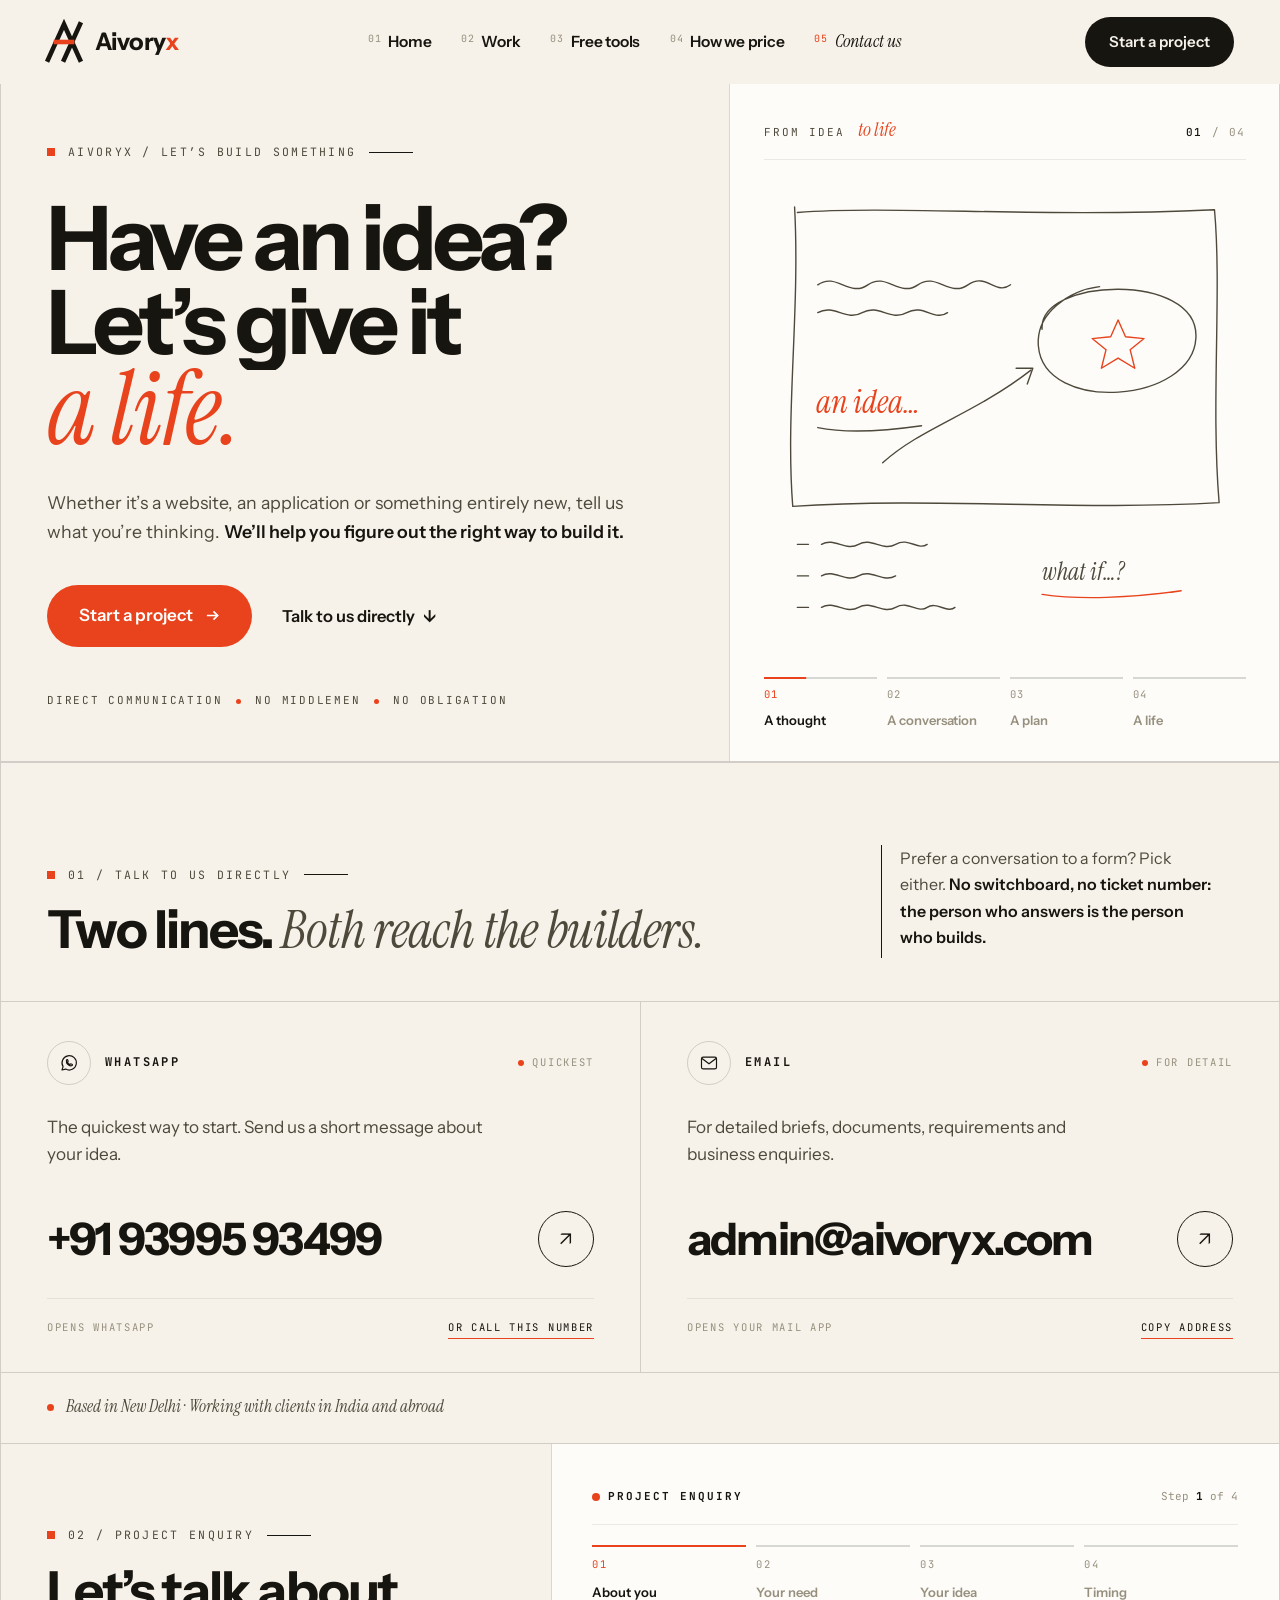
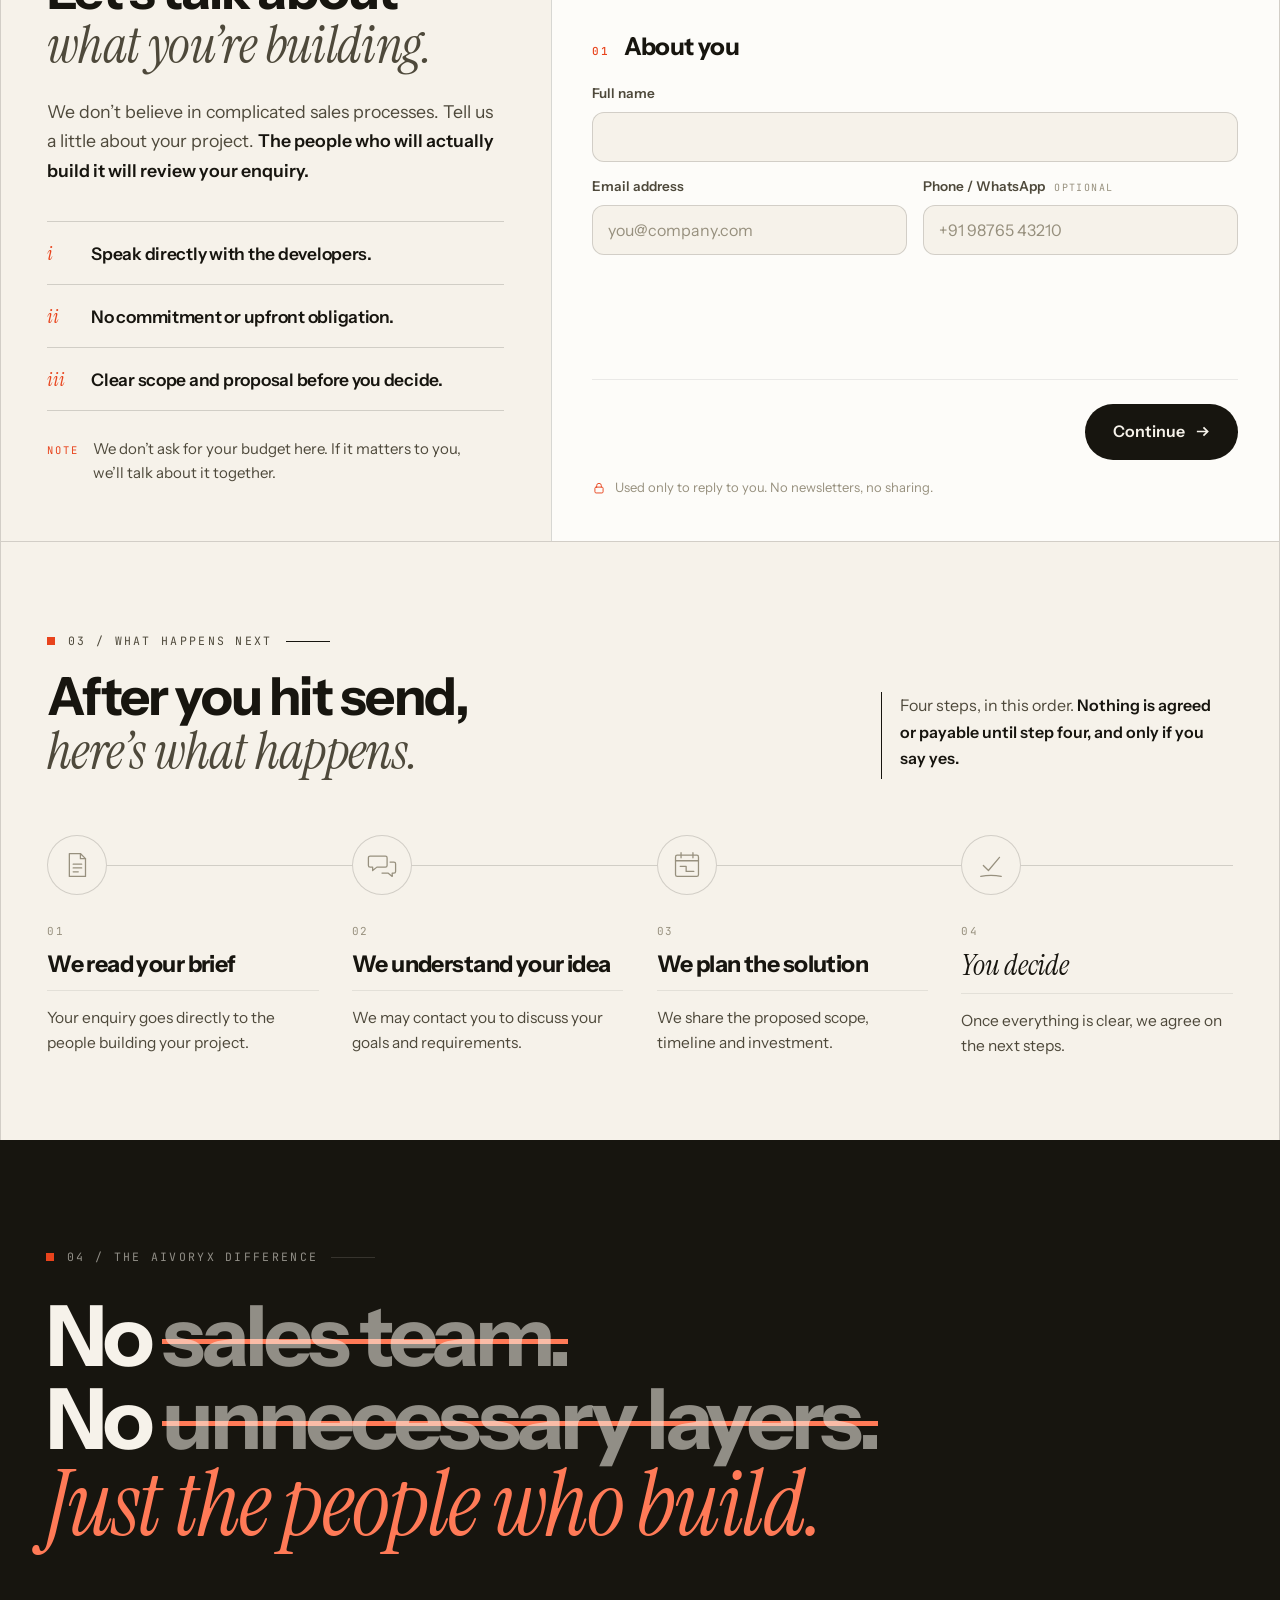
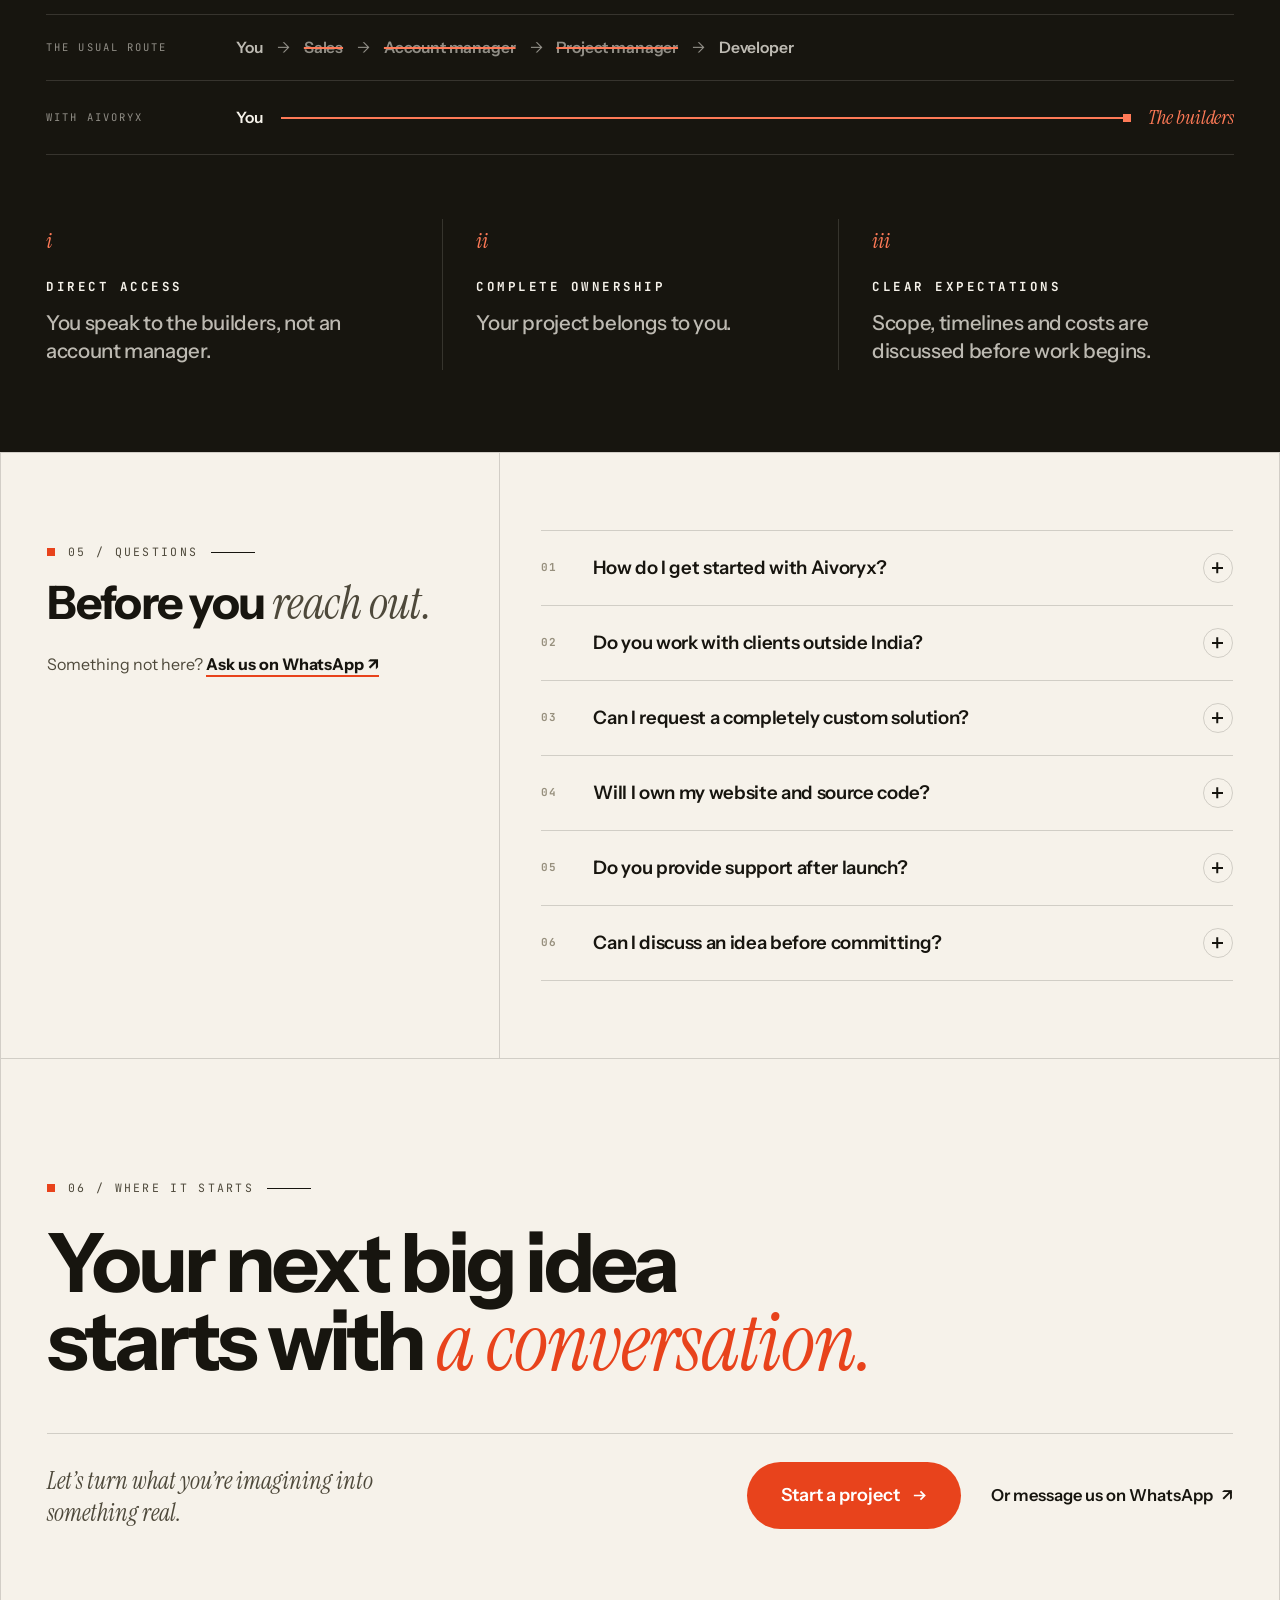
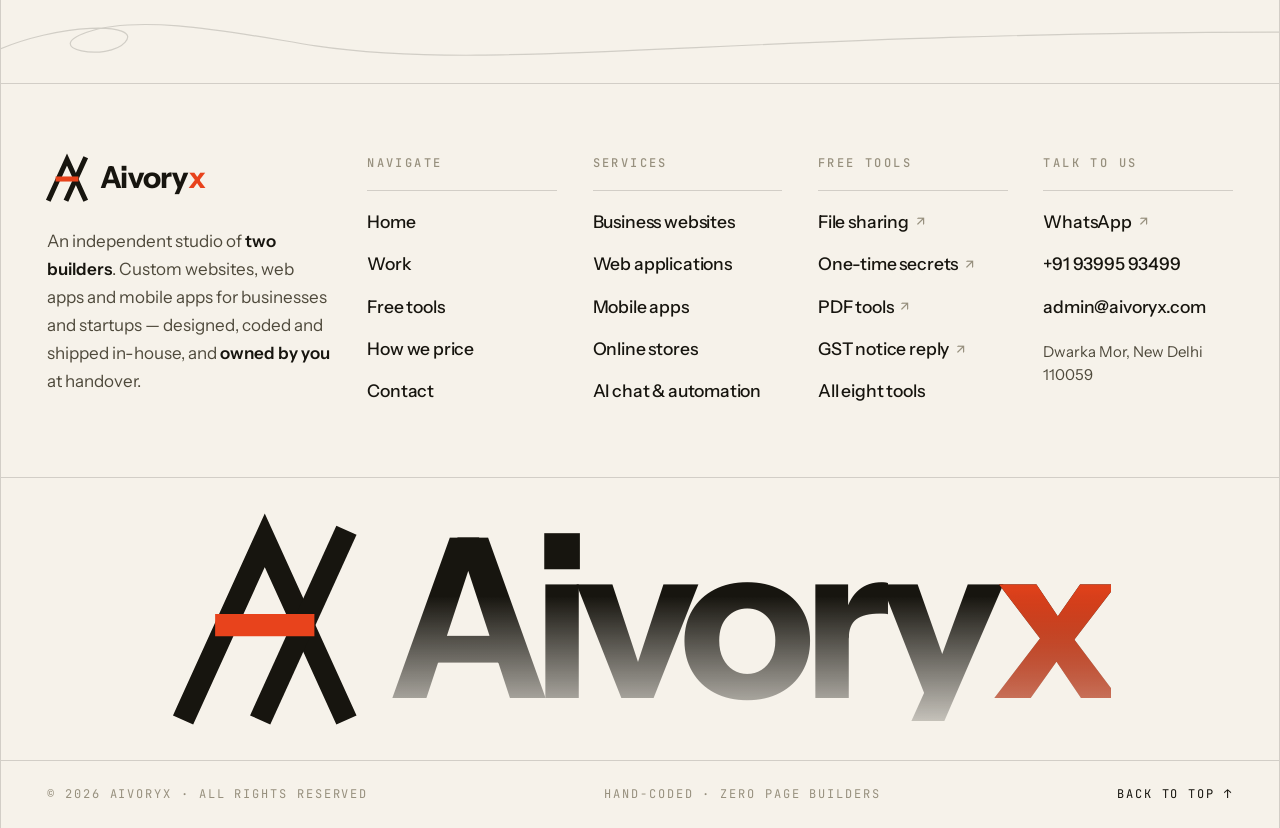
<file: contact.html>
<!DOCTYPE html>
<html lang="en">
<head>
<meta charset="UTF-8">
<meta name="viewport" content="width=device-width, initial-scale=1">
<title>Contact Aivoryx — Have an idea? Let’s give it a life.</title>
<meta name="description" content="Tell Aivoryx what you want to build: a website, a web or mobile app, an online store or an AI assistant. You talk directly to the two people who will build it. WhatsApp +91 93995 93499 or admin@aivoryx.com.">
<meta name="theme-color" content="#F6F2EA">
<link rel="canonical" href="https://aivoryx.com/contact.html">

<meta property="og:type" content="website">
<meta property="og:site_name" content="Aivoryx">
<meta property="og:title" content="Have an idea? Let’s give it a life. — Aivoryx">
<meta property="og:description" content="No sales team, no middlemen. Tell us about your project and the people who will actually build it will read it.">
<meta property="og:url" content="https://aivoryx.com/contact.html">
<meta property="og:image" content="https://aivoryx.com/assets/img/brand/og-card.jpg">
<meta property="og:image:width" content="1200">
<meta property="og:image:height" content="630">
<meta property="og:image:alt" content="Aivoryx: websites built like software, not like templates">
<meta name="twitter:card" content="summary_large_image">

<link rel="icon" href="assets/img/brand/favicon.svg" type="image/svg+xml">
<link rel="manifest" href="site.webmanifest">

<link rel="preconnect" href="https://fonts.googleapis.com">
<link rel="preconnect" href="https://fonts.gstatic.com" crossorigin>
<link href="https://fonts.googleapis.com/css2?family=Instrument+Sans:wght@400;500;600;700&family=Instrument+Serif:ital@0;1&family=JetBrains+Mono:wght@400;500;700&display=swap" rel="stylesheet">

<!-- order matters: tokens first, responsive then contact last -->
<link rel="stylesheet" href="assets/css/tokens.css">
<link rel="stylesheet" href="assets/css/base.css">
<link rel="stylesheet" href="assets/css/components.css">
<link rel="stylesheet" href="assets/css/close.css">
<link rel="stylesheet" href="assets/css/responsive.css">
<link rel="stylesheet" href="assets/css/contact.css">
<script>
document.documentElement.classList.add('js');
/* Big screens: scale the whole page as one piece (same as the homepage).
   1340 must match the 1341px breakpoint in tokens.css. */
(function (r, W) {
  function fit() { r.style.zoom = innerWidth > W ? innerWidth / W : ''; }
  fit();
  addEventListener('resize', fit);
})(document.documentElement, 1340);
</script>

<script type="application/ld+json">
{"@context":"https://schema.org","@graph":[
 {"@type":"ContactPage","name":"Contact Aivoryx","url":"https://aivoryx.com/contact.html",
  "isPartOf":{"@type":"WebSite","name":"Aivoryx","url":"https://aivoryx.com/"},
  "about":{"@type":"Organization","name":"Aivoryx","url":"https://aivoryx.com/","email":"admin@aivoryx.com","telephone":"+91-93995-93499",
   "address":{"@type":"PostalAddress","addressLocality":"New Delhi","postalCode":"110059","addressCountry":"IN"}}},
 {"@type":"FAQPage","mainEntity":[
  {"@type":"Question","name":"How do I get started with Aivoryx?","acceptedAnswer":{"@type":"Answer","text":"Send the enquiry form on this page, message us on WhatsApp at +91 93995 93499, or email admin@aivoryx.com. A few lines about what you want to build is enough to begin."}},
  {"@type":"Question","name":"Do you work with clients outside India?","acceptedAnswer":{"@type":"Answer","text":"Yes. We work with clients in India and abroad. Everything runs over WhatsApp, email and video calls, so where you are based does not change how we work or who you talk to."}},
  {"@type":"Question","name":"Can I request a completely custom solution?","acceptedAnswer":{"@type":"Answer","text":"Yes. Everything we build is designed and coded for the project in hand, with no templates or page builders. Describe the problem and we will suggest how to approach it."}},
  {"@type":"Question","name":"Will I own my website and source code?","acceptedAnswer":{"@type":"Answer","text":"Yes. At handover the code, domain and passwords are yours outright, kept in your own accounts."}},
  {"@type":"Question","name":"Do you provide support after launch?","acceptedAnswer":{"@type":"Answer","text":"Yes. Handover includes free fixes after launch, and ongoing maintenance can be arranged. What is covered is written into your proposal."}},
  {"@type":"Question","name":"Can I discuss an idea before committing?","acceptedAnswer":{"@type":"Answer","text":"Of course. Talking it through commits you to nothing. Nothing is agreed or payable until you have a written proposal in front of you and are happy with it."}}]}]}
</script>
</head>
<body>
<a class="skip" href="#main">Skip to content</a>

<!-- ================= NAV — same five, Contact is current ================= -->
<nav class="nav" id="nav" aria-label="Main">
  <div class="in">
    <a class="brand" href="index.html" aria-label="Aivoryx — home">
      <svg viewBox="7 -6 90 104" fill="none" aria-hidden="true">
        <path d="M12 90 L52 2 L92 90" stroke="#17150F" stroke-width="11.5" stroke-linecap="square"/>
        <path d="M52 90 L92 2" stroke="#17150F" stroke-width="11.5" stroke-linecap="square"/>
        <path d="M32 46 L72 46" stroke="#E8431C" stroke-width="11.5" stroke-linecap="square"/>
      </svg>
      <span>Aivory<em>x</em></span>
    </a>
    <div class="menu">
      <a href="index.html"><i aria-hidden="true">01</i><span class="lbl"><b>Home</b><em aria-hidden="true">Home</em></span></a>
      <a href="work.html"><i aria-hidden="true">02</i><span class="lbl"><b>Work</b><em aria-hidden="true">Work</em></span></a>
      <a href="tools.html"><i aria-hidden="true">03</i><span class="lbl"><b>Free tools</b><em aria-hidden="true">Free tools</em></span></a>
      <a href="pricing.html"><i aria-hidden="true">04</i><span class="lbl"><b>How we price</b><em aria-hidden="true">How we price</em></span></a>
      <a href="contact.html" aria-current="page"><i aria-hidden="true">05</i><span class="lbl"><b>Contact us</b><em aria-hidden="true">Contact us</em></span></a>
    </div>
    <div class="nav-right">
      <a class="cta" href="#enquire">Start a project</a>
      <button class="burger" id="burger" type="button" aria-controls="sheet" aria-expanded="false" aria-label="Open menu"><span></span><span></span></button>
    </div>
  </div>
</nav>
<div class="sheet" id="sheet">
  <a class="big" href="index.html">Home <span>01</span></a>
  <a class="big" href="work.html">Work <span>02</span></a>
  <a class="big" href="tools.html">Free tools <span>03</span></a>
  <a class="big" href="pricing.html">How we price <span>04</span></a>
  <a class="big" href="contact.html" aria-current="page">Contact us <span>05</span></a>
  <a class="btn" href="#enquire">Start a project
    <svg width="15" height="15" viewBox="0 0 16 16" fill="none" aria-hidden="true"><path d="M2 8h11M9 3.5 13.5 8 9 12.5" stroke="currentColor" stroke-width="1.8"/></svg>
  </a>
</div>

<main class="frame" id="top">
<span id="main"></span>

  <!-- ============ HERO — an idea, drawn into a line ============ -->
  <section class="ct-hero" aria-labelledby="hero-h">
    <div class="ct-hero-l">
      <div class="ct-lab rise"><i></i>Aivoryx / Let’s build something</div>
      <h1 id="hero-h">
        <span class="ln"><span class="w">Have an idea?</span></span>
        <span class="ln"><span class="w">Let’s give it</span></span>
        <span class="ln"><em class="w">a life.</em></span>
      </h1>
      <p class="ct-sub rise d2">Whether it’s a website, an application or something entirely new, tell us what you’re thinking. <b>We’ll help you figure out the right way to build it.</b></p>
      <div class="ct-act rise d3">
        <a class="btn" href="#enquire">Start a project
          <svg width="15" height="15" viewBox="0 0 16 16" fill="none" aria-hidden="true"><path d="M2 8h11M9 3.5 13.5 8 9 12.5" stroke="currentColor" stroke-width="1.8"/></svg>
        </a>
        <a class="tl" href="#direct">Talk to us directly <span aria-hidden="true">↓</span></a>
      </div>
      <p class="ct-micro rise d3"><span>Direct communication</span><span>No middlemen</span><span>No obligation</span></p>
    </div>

    <!-- idea → life: one artboard that grows through four states (sketch,
         conversation, wireframe, live site). Pure SVG; contact.js only sets
         data-s. Reduced motion / no JS: the finished state, standing still. -->
    <figure class="ct-hero-r ia rise d2" data-s="4" aria-label="An idea taking shape in four stages: a thought, a conversation, a plan, a live site">
      <div class="ia-top">
        <span class="ia-title">From idea <em>to life</em></span>
        <span class="ia-count" aria-hidden="true"><b data-ia-now>04</b> / 04</span>
      </div>

      <div class="ia-stage" aria-hidden="true">
        <svg viewBox="0 0 520 500">
          <!-- 01 · the sketch -->
          <g class="st st1">
            <path class="dr" pathLength="100" d="M36 34 C 140 26, 300 40, 486 31 C 494 120, 482 240, 491 347 C 340 356, 180 341, 31 351 C 23 250, 39 140, 33 28"/>
            <path class="dr" pathLength="100" d="M58 112 c 20 -14, 34 14, 54 0 s 34 14, 54 0 s 34 14, 54 0 s 30 12, 46 0"/>
            <path class="dr" pathLength="100" d="M58 142 c 18 -10, 30 10, 48 0 s 30 10, 48 0 s 30 10, 44 0"/>
            <path class="dr" pathLength="100" d="M300 160 C 296 104, 468 98, 466 168 C 464 240, 302 252, 296 178 C 293 142, 330 118, 362 114"/>
            <path class="dr ac" pathLength="100" d="M382 150 l 8 18 l 20 2 l -15 12 l 5 20 l -18 -11 l -18 11 l 5 -20 l -15 -12 l 20 -2 z"/>
            <path class="dr" pathLength="100" d="M128 304 C 170 266, 226 252, 288 204"/>
            <path class="dr" pathLength="100" d="M272 202 L 290 202 L 284 219"/>
            <text class="hand" x="56" y="250">an idea…</text>
            <path class="dr" pathLength="100" d="M58 266 c 30 6, 70 4, 112 -2"/>
            <!-- margin notes under the sketch -->
            <path class="dr" pathLength="100" d="M36 392 h 12 M62 392 c 14 -8, 26 8, 40 0 s 26 8, 40 0 s 24 7, 34 0"/>
            <path class="dr" pathLength="100" d="M36 426 h 12 M62 426 c 14 -8, 26 8, 40 0 s 26 8, 40 0"/>
            <path class="dr" pathLength="100" d="M36 460 h 12 M62 460 c 14 -8, 26 8, 40 0 s 26 8, 40 0 s 24 7, 34 0 s 22 7, 30 0"/>
            <text class="hand sm" x="300" y="430">what if…?</text>
            <path class="dr ac" pathLength="100" d="M300 446 c 40 6, 96 4, 150 -4"/>
          </g>

          <!-- 02 · the conversation -->
          <g class="st st2">
            <text class="who" x="44" y="236">You</text>
            <g class="bub b1"><rect x="40" y="246" width="276" height="76" rx="18"/><path d="M60 322 l -6 16 l 22 -16"/><rect class="tx" x="62" y="270" width="214" height="7" rx="3.5"/><rect class="tx" x="62" y="287" width="162" height="7" rx="3.5"/><rect class="tx" x="62" y="304" width="96" height="7" rx="3.5"/></g>
            <g class="bub b2"><rect x="204" y="356" width="276" height="76" rx="18"/><path d="M460 432 l 6 16 l -22 -16"/>
              <g class="dots"><circle cx="234" cy="394" r="4"/><circle cx="250" cy="394" r="4"/><circle cx="266" cy="394" r="4"/></g>
              <g class="ans"><rect class="tx" x="226" y="380" width="214" height="7" rx="3.5"/><rect class="tx" x="226" y="397" width="150" height="7" rx="3.5"/><rect class="tx ac" x="226" y="414" width="64" height="7" rx="3.5"/></g>
            </g>
            <text class="who hot" x="476" y="470" text-anchor="end">The builders</text>
          </g>

          <!-- the browser frame (03 + 04) -->
          <g class="frm">
            <rect class="dr" pathLength="100" x="30" y="30" width="460" height="320" rx="12"/>
            <path class="dr" pathLength="100" d="M30 58 H 490"/>
            <circle cx="48" cy="44" r="3.5"/><circle cx="60" cy="44" r="3.5"/><circle cx="72" cy="44" r="3.5"/>
            <rect class="url" x="160" y="37" width="200" height="14" rx="7"/>
          </g>

          <!-- 03 · the plan: wireframe, grid, measurements, the three things agreed -->
          <g class="st st3">
            <g class="grid"><path d="M50 62V346M120 62V346M190 62V346M260 62V346M330 62V346M400 62V346M470 62V346"/></g>
            <g class="wf">
              <rect style="--i:0" x="50" y="74" width="44" height="10" rx="2"/>
              <path style="--i:1" d="M330 79h26M368 79h26M406 79h26"/>
              <rect style="--i:2" x="50" y="108" width="200" height="18" rx="2"/>
              <rect style="--i:3" x="50" y="134" width="160" height="18" rx="2"/>
              <rect style="--i:4" x="50" y="168" width="190" height="6" rx="2"/>
              <rect style="--i:4" x="50" y="180" width="150" height="6" rx="2"/>
              <rect style="--i:5" x="50" y="204" width="92" height="28" rx="14"/>
              <g style="--i:6"><rect x="280" y="104" width="190" height="160" rx="8"/><path d="M280 104L470 264M470 104L280 264"/></g>
              <rect style="--i:7" x="50" y="284" width="128" height="48" rx="6"/>
              <rect style="--i:8" x="196" y="284" width="128" height="48" rx="6"/>
              <rect style="--i:9" x="342" y="284" width="128" height="48" rx="6"/>
            </g>
            <g class="dim"><path d="M478 104V264M474 104h8M474 264h8"/><text x="256" y="121">H1</text><text x="256" y="222">CTA</text></g>
            <g class="led">
              <g style="--i:0"><path d="M30 392H490"/><text x="30" y="380">Scope</text><rect x="480" y="370" width="10" height="10"/></g>
              <g style="--i:1"><path d="M30 432H490"/><text x="30" y="420">Timeline</text><rect x="480" y="410" width="10" height="10"/></g>
              <g style="--i:2"><path d="M30 472H490"/><text x="30" y="460">Investment</text><rect x="480" y="450" width="10" height="10"/></g>
            </g>
          </g>

          <!-- 04 · a life: the same layout, built -->
          <g class="st st4">
            <g class="fl">
              <rect style="--i:0" class="ink" x="50" y="74" width="44" height="10" rx="2"/>
              <path style="--i:1" class="nl" d="M330 79h26M368 79h26M406 79h26"/>
              <rect style="--i:2" class="ink" x="50" y="108" width="200" height="18" rx="2"/>
              <rect style="--i:3" class="ink" x="50" y="134" width="160" height="18" rx="2"/>
              <rect style="--i:4" class="snd" x="50" y="168" width="190" height="6" rx="3"/>
              <rect style="--i:4" class="snd" x="50" y="180" width="150" height="6" rx="3"/>
              <g style="--i:5"><rect class="acc" x="50" y="204" width="92" height="28" rx="14"/><rect class="wht" x="70" y="216" width="44" height="4" rx="2"/></g>
              <g style="--i:6"><rect class="plm" x="280" y="104" width="190" height="160" rx="8"/><circle class="sun" cx="430" cy="146" r="17"/><path class="hill" d="M280 238 L 328 196 L 362 222 L 410 178 L 470 232 V 256 a 8 8 0 0 1 -8 8 H 288 a 8 8 0 0 1 -8 -8 Z"/></g>
              <g style="--i:7" class="card"><rect x="50" y="284" width="128" height="48" rx="6"/><rect class="sq" x="62" y="296" width="8" height="8"/><rect class="snd" x="62" y="314" width="90" height="5" rx="2.5"/></g>
              <g style="--i:8" class="card"><rect x="196" y="284" width="128" height="48" rx="6"/><rect class="sq" x="208" y="296" width="8" height="8"/><rect class="snd" x="208" y="314" width="80" height="5" rx="2.5"/></g>
              <g style="--i:9" class="card"><rect x="342" y="284" width="128" height="48" rx="6"/><rect class="sq" x="354" y="296" width="8" height="8"/><rect class="snd" x="354" y="314" width="96" height="5" rx="2.5"/></g>
            </g>
            <circle class="ripple" cx="98" cy="218" r="10"/>
            <path class="cursor" d="M0 0 L 0 17 L 4.6 12.8 L 8 20 L 11 18.6 L 7.8 11.6 L 14 11.4 Z"/>
            <g class="live">
              <path d="M30 392H490"/>
              <circle class="pulse" cx="36" cy="414" r="5"/>
              <text class="k" x="50" y="418">Live</text>
              <text class="u" x="104" y="418">yourbusiness.com</text>
              <text class="own" x="490" y="420" text-anchor="end">code, domain, passwords: yours.</text>
              <path d="M30 448H490"/>
            </g>
          </g>
        </svg>
      </div>

      <div class="ia-steps">
        <button type="button" data-ia="1"><i><b></b></i><span class="n">01</span><span class="t">A thought</span></button>
        <button type="button" data-ia="2"><i><b></b></i><span class="n">02</span><span class="t">A conversation</span></button>
        <button type="button" data-ia="3"><i><b></b></i><span class="n">03</span><span class="t">A plan</span></button>
        <button type="button" data-ia="4" aria-pressed="true"><i><b></b></i><span class="n">04</span><span class="t">A life</span></button>
      </div>
    </figure>
  </section>

  <!-- ============ 01 · DIRECT LINES ============ -->
  <section class="ct-sec direct" id="direct" aria-labelledby="dl-h">
    <header class="ct-head dl-head reveal">
      <div>
        <div class="ct-lab"><i></i>01 / Talk to us directly</div>
        <h2 id="dl-h">Two lines. <em>Both reach the builders.</em></h2>
      </div>
      <p class="ct-note">Prefer a conversation to a form? Pick either. <b>No switchboard, no ticket number: the person who answers is the person who builds.</b></p>
    </header>
    <div class="dl-grid">
      <article class="dl reveal">
        <div class="dl-top">
          <span class="dl-ico"><svg width="20" height="20" viewBox="0 0 24 24" fill="none" stroke="currentColor" stroke-width="1.4" stroke-linecap="round" stroke-linejoin="round" aria-hidden="true"><path d="M3.6 20.4l1.3-4.1A8.6 8.6 0 1 1 8 19.3z"/><path d="M9 8.4c.3-.5.7-.6 1.1-.5l.9 2.1-.8 1a5.8 5.8 0 0 0 2.8 2.8l1-.8 2.1.9c.1.4 0 .8-.5 1.1-1 .6-2.5.4-4.1-.7a9.6 9.6 0 0 1-2.4-2.4C9 10.3 8.8 9.1 9 8.4z"/></svg></span>
          <h3 class="dl-k">WhatsApp</h3>
          <span class="dl-tag">Quickest</span>
        </div>
        <p class="dl-d">The quickest way to start. Send us a short message about your idea.</p>
        <a class="dl-v" href="https://wa.me/919399593499?text=Hi%20Aivoryx%2C%20I%20have%20an%20idea%20I%27d%20like%20to%20talk%20about" target="_blank" rel="noopener" aria-label="Message Aivoryx on WhatsApp: +91 93995 93499 (opens WhatsApp)">
          <span class="sw"><b>+91 93995 93499</b><em aria-hidden="true">+91 93995 93499</em></span>
          <span class="go" aria-hidden="true">↗</span>
        </a>
        <div class="dl-foot"><span>Opens WhatsApp</span><a class="dl-alt" href="tel:+919399593499">Or call this number</a></div>
      </article>

      <article class="dl reveal">
        <div class="dl-top">
          <span class="dl-ico"><svg width="20" height="20" viewBox="0 0 24 24" fill="none" stroke="currentColor" stroke-width="1.4" stroke-linecap="round" stroke-linejoin="round" aria-hidden="true"><rect x="3" y="5" width="18" height="14" rx="2"/><path d="m3.6 6.6 8.4 6.4 8.4-6.4"/></svg></span>
          <h3 class="dl-k">Email</h3>
          <span class="dl-tag">For detail</span>
        </div>
        <p class="dl-d">For detailed briefs, documents, requirements and business enquiries.</p>
        <a class="dl-v" href="mailto:admin@aivoryx.com" aria-label="Email Aivoryx at admin@aivoryx.com">
          <span class="sw"><b>admin@aivoryx.com</b><em aria-hidden="true">admin@aivoryx.com</em></span>
          <span class="go" aria-hidden="true">↗</span>
        </a>
        <div class="dl-foot"><span>Opens your mail app</span><button class="dl-alt dl-copy" type="button" data-copy="admin@aivoryx.com"><span data-copy-label>Copy address</span></button></div>
      </article>
    </div>
    <p class="dl-base reveal"><i aria-hidden="true"></i>Based in New Delhi · Working with clients in India and abroad</p>
  </section>

  <!-- ============ 02 · THE ENQUIRY ============ -->
  <section class="ct-sec talkx" aria-labelledby="enq-h">
    <div class="tx">
      <div class="tx-l">
        <div class="tx-l-in reveal">
          <div class="ct-lab"><i></i>02 / Project enquiry</div>
          <h2 id="enq-h">Let’s talk about <em>what you’re building.</em></h2>
          <p class="tx-lede">We don’t believe in complicated sales processes. Tell us a little about your project. <b>The people who will actually build it will review your enquiry.</b></p>
          <ul class="tx-ok">
            <li><span class="n">i</span>Speak directly with the developers.</li>
            <li><span class="n">ii</span>No commitment or upfront obligation.</li>
            <li><span class="n">iii</span>Clear scope and proposal before you decide.</li>
          </ul>
          <p class="tx-budget"><span>Note</span>We don’t ask for your budget here. If it matters to you, we’ll talk about it together.</p>
        </div>
      </div>

      <div class="tx-r" id="enquire">
        <!-- Field names match the "contact" branch of api/send.php. Without JS
             every step is shown at once and the form still posts. -->
        <form class="enq cf" id="cf" action="api/send.php" method="post" novalidate aria-labelledby="cf-title">
          <input type="hidden" name="kind" value="contact">
          <input type="hidden" name="page" value="Contact">

          <div class="enq-head">
            <span class="enq-tag" id="cf-title"><i aria-hidden="true"></i>Project enquiry</span>
            <span class="enq-time" data-count-label>Step <b data-step-now>1</b> of 4</span>
          </div>

          <ol class="cf-prog" aria-label="Enquiry steps">
            <li class="on" aria-current="step"><span class="n">01</span><span class="t">About you</span></li>
            <li><span class="n">02</span><span class="t">Your need</span></li>
            <li><span class="n">03</span><span class="t">Your idea</span></li>
            <li><span class="n">04</span><span class="t">Timing</span></li>
          </ol>

          <div class="cf-steps">
            <!-- 01 -->
            <fieldset class="cf-step is-on" data-step="1">
              <legend class="cf-h" tabindex="-1"><span class="sn">01</span>About you</legend>
              <div class="f-row">
                <div class="f f-full" data-field="name">
                  <label for="cf-name">Full name</label>
                  <input id="cf-name" name="name" type="text" autocomplete="name" autocapitalize="words" spellcheck="false" maxlength="80" required aria-describedby="cf-name-err">
                  <span class="f-err" id="cf-name-err" aria-live="polite"></span>
                </div>
                <div class="f" data-field="email">
                  <label for="cf-email">Email address</label>
                  <input id="cf-email" name="email" type="email" inputmode="email" autocomplete="email" autocapitalize="off" spellcheck="false" maxlength="254" placeholder="you@company.com" required aria-describedby="cf-email-err">
                  <span class="f-err" id="cf-email-err" aria-live="polite"></span>
                </div>
                <div class="f" data-field="phone">
                  <label for="cf-phone">Phone / WhatsApp <span class="opt-in">Optional</span></label>
                  <input id="cf-phone" name="phone" type="tel" inputmode="tel" autocomplete="tel" maxlength="24" placeholder="+91 98765 43210" aria-describedby="cf-phone-err">
                  <span class="f-err" id="cf-phone-err" aria-live="polite"></span>
                </div>
              </div>
            </fieldset>

            <!-- 02 -->
            <fieldset class="cf-step" data-step="2" data-field="need">
              <legend class="cf-h" tabindex="-1"><span class="sn">02</span>What do you need?</legend>
              <div class="cf-tiles" role="radiogroup" aria-label="What do you need?" aria-describedby="cf-need-err" aria-required="true">
                <label class="ct-tile"><input type="radio" name="need" value="Business website" required><span><svg viewBox="0 0 28 28" aria-hidden="true"><rect x="3.5" y="5.5" width="21" height="17" rx="2"/><path d="M3.5 9.5h21M7 14h9M7 17.5h6"/></svg><b>Business website</b></span></label>
                <label class="ct-tile"><input type="radio" name="need" value="Web application"><span><svg viewBox="0 0 28 28" aria-hidden="true"><rect x="3.5" y="5.5" width="21" height="17" rx="2"/><path d="M10 5.5v17M14 18.5v-3M17.5 18.5v-6M21 18.5v-4"/></svg><b>Web application</b></span></label>
                <label class="ct-tile"><input type="radio" name="need" value="Mobile application"><span><svg viewBox="0 0 28 28" aria-hidden="true"><rect x="8.5" y="3.5" width="11" height="21" rx="2.5"/><path d="M12.5 6.5h3M12 20.5h4"/></svg><b>Mobile application</b></span></label>
                <label class="ct-tile"><input type="radio" name="need" value="E-commerce store"><span><svg viewBox="0 0 28 28" aria-hidden="true"><path d="M5.5 9.5h17l-1.4 13H6.9z"/><path d="M10 12V8.5a4 4 0 0 1 8 0V12"/></svg><b>E-commerce store</b></span></label>
                <label class="ct-tile"><input type="radio" name="need" value="AI assistant / automation"><span><svg viewBox="0 0 28 28" aria-hidden="true"><path d="M6 6.5h16a2 2 0 0 1 2 2v9a2 2 0 0 1-2 2h-9l-5 4v-4H6a2 2 0 0 1-2-2v-9a2 2 0 0 1 2-2z"/><path class="ac" d="M14 9.5v6M11 12.5h6"/></svg><b>AI assistant / automation</b></span></label>
                <label class="ct-tile"><input type="radio" name="need" value="Something else"><span><svg viewBox="0 0 28 28" aria-hidden="true"><rect x="4.5" y="4.5" width="19" height="19" rx="2" stroke-dasharray="3 3"/><path d="M14 10v8M10 14h8"/></svg><b>Something else</b></span></label>
              </div>
              <span class="f-err" id="cf-need-err" aria-live="polite"></span>
            </fieldset>

            <!-- 03 -->
            <fieldset class="cf-step" data-step="3">
              <legend class="cf-h" tabindex="-1"><span class="sn">03</span>Tell us about your idea</legend>
              <div class="f" data-field="message">
                <label for="cf-idea">Your idea</label>
                <textarea id="cf-idea" name="message" rows="6" maxlength="4000" required placeholder="What are you trying to build? What problem should it solve?" aria-describedby="cf-idea-help cf-idea-err"></textarea>
                <span class="cf-help" id="cf-idea-help">A few sentences is plenty. Plain language is perfect.</span>
                <span class="f-err" id="cf-idea-err" aria-live="polite"></span>
              </div>
              <div class="f cf-more" data-field="details">
                <label for="cf-details">Additional details <span class="opt-in">Optional</span></label>
                <textarea id="cf-details" name="details" rows="3" maxlength="2000" placeholder="Links to sites you like, must-have features, an existing system, anything else." aria-describedby="cf-details-err"></textarea>
                <span class="f-err" id="cf-details-err" aria-live="polite"></span>
              </div>
            </fieldset>

            <!-- 04 -->
            <fieldset class="cf-step" data-step="4" data-field="start">
              <legend class="cf-h" tabindex="-1"><span class="sn">04</span>When are you planning to start?</legend>
              <div class="cf-when" role="radiogroup" aria-label="When are you planning to start?" aria-describedby="cf-start-err" aria-required="true">
                <label class="ct-row"><input type="radio" name="start" value="Immediately" required><span><b>Immediately</b><em>Ready when you are</em></span></label>
                <label class="ct-row"><input type="radio" name="start" value="Within a month"><span><b>Within a month</b><em>Planning the next few weeks</em></span></label>
                <label class="ct-row"><input type="radio" name="start" value="In 2–3 months"><span><b>In 2–3 months</b><em>Getting ahead of it</em></span></label>
                <label class="ct-row"><input type="radio" name="start" value="Just exploring"><span><b>Just exploring</b><em>Still shaping the idea</em></span></label>
              </div>
              <span class="f-err" id="cf-start-err" aria-live="polite"></span>
            </fieldset>
          </div>

          <!-- Honeypot: off-screen, never seen by a person. -->
          <div class="trap" aria-hidden="true">
            <label for="cf-hp">Leave this empty</label>
            <input class="hp" id="cf-hp" name="ax_hp" type="text" tabindex="-1" autocomplete="off">
          </div>

          <div class="enq-alert" role="alert" tabindex="-1" hidden>
            <svg width="18" height="18" viewBox="0 0 24 24" fill="none" stroke="currentColor" stroke-width="1.6" stroke-linecap="round" aria-hidden="true"><circle cx="12" cy="12" r="9"/><path d="M12 7.5v5.5M12 16.4v.1"/></svg>
            <p><span class="msg"></span> <a href="https://wa.me/919399593499?text=Hi%20Aivoryx%2C%20I%27d%20like%20to%20talk%20about%20a%20project" target="_blank" rel="noopener">WhatsApp ↗</a></p>
          </div>

          <div class="cf-nav">
            <button class="cf-back" type="button" data-back hidden>
              <svg width="15" height="15" viewBox="0 0 16 16" fill="none" aria-hidden="true"><path d="M14 8H3M7 3.5 2.5 8 7 12.5" stroke="currentColor" stroke-width="1.8"/></svg>Back
            </button>
            <button class="btn-ink cf-next" type="button" data-next>Continue
              <svg width="15" height="15" viewBox="0 0 16 16" fill="none" aria-hidden="true"><path d="M2 8h11M9 3.5 13.5 8 9 12.5" stroke="currentColor" stroke-width="1.8"/></svg>
            </button>
            <button class="btn enq-send" type="submit" data-send>
              <span class="lbl">Send project enquiry</span>
              <svg class="arr" width="15" height="15" viewBox="0 0 16 16" fill="none" aria-hidden="true"><path d="M4 12 12 4M5.5 4H12v6.5" stroke="currentColor" stroke-width="1.8"/></svg>
              <span class="spin" aria-hidden="true"></span>
            </button>
          </div>
          <p class="cf-privacy"><svg width="14" height="14" viewBox="0 0 24 24" fill="none" stroke="currentColor" stroke-width="1.6" stroke-linecap="round" stroke-linejoin="round" aria-hidden="true"><rect x="5" y="10.5" width="14" height="10" rx="2"/><path d="M8 10.5V8a4 4 0 0 1 8 0v2.5"/></svg>Used only to reply to you. No newsletters, no sharing.</p>
        </form>

        <div class="enq-done cf-done" id="cfDone" tabindex="-1" role="status" hidden>
          <span class="done-mark"><svg width="28" height="28" viewBox="0 0 24 24" fill="none" stroke="currentColor" stroke-width="1.6" stroke-linecap="round" stroke-linejoin="round" aria-hidden="true"><path d="M5 12.5l4.5 4.5L19 7.5"/></svg></span>
          <h3>Your idea is in <em>good hands.</em></h3>
          <p class="done-p">Thank you for reaching out. Your enquiry has been received. We’ll review it and get back to you.</p>
          <p class="cf-reply"><span>Reply goes to</span><b data-email></b></p>
          <button class="biglink done-again" type="button">Send another enquiry <svg width="16" height="16" viewBox="0 0 16 16" fill="none" aria-hidden="true"><path d="M2 8h11M9 3.5 13.5 8 9 12.5" stroke="currentColor" stroke-width="1.8"/></svg></button>
        </div>
      </div>
    </div>
  </section>

  <!-- ============ 03 · WHAT HAPPENS NEXT ============ -->
  <section class="ct-sec nx" id="next" aria-labelledby="nx-h">
    <header class="ct-head reveal">
      <div>
        <div class="ct-lab"><i></i>03 / What happens next</div>
        <h2 id="nx-h">After you hit send, <em>here’s what happens.</em></h2>
      </div>
      <p class="ct-note">Four steps, in this order. <b>Nothing is agreed or payable until step four, and only if you say yes.</b></p>
    </header>

    <div class="nx-track" style="--p:0">
      <div class="nx-line" aria-hidden="true"><i></i></div>
      <ol class="nx-steps">
        <li class="nx-s">
          <span class="nx-g" aria-hidden="true"><svg viewBox="0 0 40 40"><path d="M11 6.5h13l6 6v21H11z"/><path d="M24 6.5v6h6"/><path class="ac" d="M15.5 19h10M15.5 23.5h10M15.5 28h6"/></svg></span>
          <span class="nx-n">01</span>
          <h3>We read your brief</h3>
          <p>Your enquiry goes directly to the people building your project.</p>
        </li>
        <li class="nx-s">
          <span class="nx-g" aria-hidden="true"><svg viewBox="0 0 40 40"><path d="M6 9.5h18a2 2 0 0 1 2 2v9a2 2 0 0 1-2 2H14l-5 4v-4H6a2 2 0 0 1-2-2v-9a2 2 0 0 1 2-2z"/><path class="ac" d="M29.5 16.5H34a2 2 0 0 1 2 2v9a2 2 0 0 1-2 2h-2v4l-5-4h-7"/></svg></span>
          <span class="nx-n">02</span>
          <h3>We understand your idea</h3>
          <p>We may contact you to discuss your goals and requirements.</p>
        </li>
        <li class="nx-s">
          <span class="nx-g" aria-hidden="true"><svg viewBox="0 0 40 40"><rect x="6.5" y="8.5" width="27" height="25" rx="2"/><path d="M6.5 15h27M13 5.5v6M27 5.5v6"/><path class="ac" d="M12 21.5h7v6h9"/></svg></span>
          <span class="nx-n">03</span>
          <h3>We plan the solution</h3>
          <p>We share the proposed scope, timeline and investment.</p>
        </li>
        <li class="nx-s key">
          <span class="nx-g" aria-hidden="true"><svg viewBox="0 0 40 40"><path class="ac" d="M11 20.5l6 6L30 11"/><path d="M8 33.5c8-1.6 16-1.6 24 0"/></svg></span>
          <span class="nx-n">04</span>
          <h3>You decide</h3>
          <p>Once everything is clear, we agree on the next steps.</p>
        </li>
      </ol>
    </div>
  </section>

  <!-- ============ 04 · THE DIFFERENCE — manifesto on ink ============ -->
  <section class="ct-sec mf" aria-labelledby="mf-h">
    <div class="mf-in">
      <div class="ct-lab on-dark reveal"><i></i>04 / The Aivoryx difference</div>
      <h2 class="mf-h reveal" id="mf-h">
        <span class="ln">No <s>sales team.</s></span>
        <span class="ln">No <s>unnecessary layers.</s></span>
        <span class="ln"><em>Just the people who build.</em></span>
      </h2>

      <!-- the route an enquiry takes, typeset -->
      <div class="route reveal" role="img" aria-label="At a typical agency an enquiry passes through sales, an account manager and a project manager before reaching a developer. At Aivoryx it goes straight to the builders.">
        <div class="rt rt-old" aria-hidden="true">
          <span class="rt-k">The usual route</span>
          <ol><li>You</li><li class="x">Sales</li><li class="x">Account manager</li><li class="x">Project manager</li><li>Developer</li></ol>
        </div>
        <div class="rt rt-new" aria-hidden="true">
          <span class="rt-k">With Aivoryx</span>
          <ol><li>You</li><li class="wire"><i></i></li><li class="hot">The builders</li></ol>
        </div>
      </div>

      <ol class="mf-p">
        <li class="reveal"><span class="n">i</span><h3>Direct access</h3><p>You speak to the builders, not an account manager.</p></li>
        <li class="reveal"><span class="n">ii</span><h3>Complete ownership</h3><p>Your project belongs to you.</p></li>
        <li class="reveal"><span class="n">iii</span><h3>Clear expectations</h3><p>Scope, timelines and costs are discussed before work begins.</p></li>
      </ol>
    </div>
  </section>

  <!-- ============ 05 · FAQ ============ -->
  <section class="ct-sec faq" id="faq" aria-labelledby="faq-h">
    <div class="faq-in">
      <div class="faq-l">
        <div class="faq-l-in reveal">
          <div class="ct-lab"><i></i>05 / Questions</div>
          <h2 id="faq-h">Before you <em>reach out.</em></h2>
          <p class="faq-more">Something not here? <a class="ul" href="https://wa.me/919399593499?text=Hi%20Aivoryx%2C%20I%20have%20a%20question" target="_blank" rel="noopener">Ask us on WhatsApp ↗</a></p>
        </div>
      </div>
      <div class="acc reveal">
        <div class="qa">
          <h3><button type="button" id="q1" aria-expanded="false" aria-controls="a1"><i>01</i><span>How do I get started with Aivoryx?</span><u aria-hidden="true"></u></button></h3>
          <div class="qa-a" id="a1" role="region" aria-labelledby="q1"><div><p>Send the <a class="ul" href="#enquire">enquiry form</a> on this page, message us on WhatsApp at +91 93995 93499, or email admin@aivoryx.com. A few lines about what you want to build is enough to begin.</p></div></div>
        </div>
        <div class="qa">
          <h3><button type="button" id="q2" aria-expanded="false" aria-controls="a2"><i>02</i><span>Do you work with clients outside India?</span><u aria-hidden="true"></u></button></h3>
          <div class="qa-a" id="a2" role="region" aria-labelledby="q2"><div><p>Yes. We work with clients in India and abroad. Everything runs over WhatsApp, email and video calls, so where you’re based doesn’t change how we work or who you talk to.</p></div></div>
        </div>
        <div class="qa">
          <h3><button type="button" id="q3" aria-expanded="false" aria-controls="a3"><i>03</i><span>Can I request a completely custom solution?</span><u aria-hidden="true"></u></button></h3>
          <div class="qa-a" id="a3" role="region" aria-labelledby="q3"><div><p>Yes. Everything we build is designed and coded for the project in hand, with no templates or page builders. Describe the problem and we’ll suggest how to approach it.</p></div></div>
        </div>
        <div class="qa">
          <h3><button type="button" id="q4" aria-expanded="false" aria-controls="a4"><i>04</i><span>Will I own my website and source code?</span><u aria-hidden="true"></u></button></h3>
          <div class="qa-a" id="a4" role="region" aria-labelledby="q4"><div><p>Yes. At handover the code, domain and passwords are yours outright, kept in your own accounts.</p></div></div>
        </div>
        <div class="qa">
          <h3><button type="button" id="q5" aria-expanded="false" aria-controls="a5"><i>05</i><span>Do you provide support after launch?</span><u aria-hidden="true"></u></button></h3>
          <div class="qa-a" id="a5" role="region" aria-labelledby="q5"><div><p>Yes. Handover includes free fixes after launch, and ongoing maintenance can be arranged. What’s covered is written into your proposal, so nothing is left open-ended.</p></div></div>
        </div>
        <div class="qa">
          <h3><button type="button" id="q6" aria-expanded="false" aria-controls="a6"><i>06</i><span>Can I discuss an idea before committing?</span><u aria-hidden="true"></u></button></h3>
          <div class="qa-a" id="a6" role="region" aria-labelledby="q6"><div><p>Of course. Talking it through commits you to nothing. Nothing is agreed or payable until you have a written proposal in front of you and are happy with it.</p></div></div>
        </div>
      </div>
    </div>
  </section>

  <!-- ============ 06 · THE CLOSE ============ -->
  <section class="ct-end" aria-labelledby="end-h">
    <svg class="end-thread" viewBox="0 0 1340 300" preserveAspectRatio="none" aria-hidden="true">
      <path pathLength="100" d="M-10 210 C 60 120, 150 120, 130 180 C 112 236, 40 200, 90 150 C 150 92, 260 160, 330 190 C 520 270, 760 150, 1350 150"/>
    </svg>
    <div class="end-in reveal">
      <div class="ct-lab"><i></i>06 / Where it starts</div>
      <h2 id="end-h"><span class="ln">Your next big idea</span> <span class="ln">starts with <em>a conversation.</em></span></h2>
      <div class="end-row">
        <p class="end-p">Let’s turn what you’re imagining into something real.</p>
        <div class="end-act">
          <a class="btn" href="#enquire">Start a project
            <svg width="15" height="15" viewBox="0 0 16 16" fill="none" aria-hidden="true"><path d="M2 8h11M9 3.5 13.5 8 9 12.5" stroke="currentColor" stroke-width="1.8"/></svg>
          </a>
          <a class="tl" href="https://wa.me/919399593499?text=Hi%20Aivoryx%2C%20I%20have%20an%20idea%20I%27d%20like%20to%20talk%20about" target="_blank" rel="noopener">Or message us on WhatsApp <span aria-hidden="true">↗</span></a>
        </div>
      </div>
    </div>
  </section>

</main>

<!-- ================= FOOTER — the shared one, minus its CTA block ================= -->
<footer class="foot frame" aria-label="Site">
  <div class="foot-top">
    <div class="foot-studio">
      <a class="brand" href="index.html" aria-label="Aivoryx — home">
        <svg viewBox="7 -6 90 104" fill="none" aria-hidden="true">
          <path d="M12 90 L52 2 L92 90" stroke="currentColor" stroke-width="11.5" stroke-linecap="square"/>
          <path d="M52 90 L92 2" stroke="currentColor" stroke-width="11.5" stroke-linecap="square"/>
          <path d="M32 46 L72 46" stroke="#E8431C" stroke-width="11.5" stroke-linecap="square"/>
        </svg>
        <span>Aivory<em>x</em></span>
      </a>
      <p class="foot-about">An independent studio of <b>two builders</b>. Custom websites, web apps and mobile apps for businesses and startups — designed, coded and shipped in-house, and <b>owned by you</b> at handover.</p>
    </div>

    <nav class="foot-col" aria-labelledby="fc-nav">
      <h3 id="fc-nav">Navigate</h3>
      <ul>
        <li><a href="index.html">Home</a></li>
        <li><a href="work.html">Work</a></li>
        <li><a href="tools.html">Free tools</a></li>
        <li><a href="pricing.html">How we price</a></li>
        <li><a href="contact.html" aria-current="page">Contact</a></li>
      </ul>
    </nav>

    <nav class="foot-col" aria-labelledby="fc-svc">
      <h3 id="fc-svc">Services</h3>
      <ul>
        <li><a href="index.html#pricing">Business websites</a></li>
        <li><a href="index.html#pricing">Web applications</a></li>
        <li><a href="index.html#pricing">Mobile apps</a></li>
        <li><a href="index.html#pricing">Online stores</a></li>
        <li><a href="index.html#pricing">AI chat &amp; automation</a></li>
      </ul>
    </nav>

    <nav class="foot-col" aria-labelledby="fc-tools">
      <h3 id="fc-tools">Free tools</h3>
      <ul>
        <li><a href="https://fileshare.aivoryx.com/" target="_blank" rel="noopener">File sharing <span class="ext" aria-hidden="true">↗</span></a></li>
        <li><a href="https://secret.aivoryx.com/" target="_blank" rel="noopener">One-time secrets <span class="ext" aria-hidden="true">↗</span></a></li>
        <li><a href="https://pdf-tools.aivoryx.com/" target="_blank" rel="noopener">PDF tools <span class="ext" aria-hidden="true">↗</span></a></li>
        <li><a href="https://gstreply.aivoryx.com/" target="_blank" rel="noopener">GST notice reply <span class="ext" aria-hidden="true">↗</span></a></li>
        <li><a href="tools.html">All eight tools</a></li>
      </ul>
    </nav>

    <div class="foot-col">
      <h3>Talk to us</h3>
      <ul>
        <li><a href="https://wa.me/919399593499?text=Hi%20Aivoryx%2C%20I%27d%20like%20to%20discuss%20a%20project" target="_blank" rel="noopener">WhatsApp <span class="ext" aria-hidden="true">↗</span></a></li>
        <li><a href="tel:+919399593499">+91 93995 93499</a></li>
        <li><a href="mailto:admin@aivoryx.com">admin@<wbr>aivoryx.com</a></li>
      </ul>
      <span class="addr">Dwarka Mor, New Delhi 110059</span>
    </div>
  </div>

  <a class="foot-mark" href="#top" aria-label="Back to top">
    <svg viewBox="7 -6 90 104" fill="none" aria-hidden="true">
      <path d="M12 90 L52 2 L92 90" stroke="currentColor" stroke-width="11.5" stroke-linecap="square"/>
      <path d="M52 90 L92 2" stroke="currentColor" stroke-width="11.5" stroke-linecap="square"/>
      <path d="M32 46 L72 46" stroke="#E8431C" stroke-width="11.5" stroke-linecap="square"/>
    </svg>
    <span aria-hidden="true">Aivory<em>x</em></span>
  </a>

  <div class="foot-bar">
    <span>© <span data-year>2026</span> Aivoryx · All rights reserved</span>
    <span>Hand-coded · zero page builders</span>
    <a href="#top">Back to top ↑</a>
  </div>
</footer>

<script src="assets/js/nav.js" defer></script>
<script src="assets/js/reveal.js" defer></script>
<script src="assets/js/post.js" defer></script>
<script src="assets/js/validate.js" defer></script>
<script src="assets/js/contact.js" defer></script>
</body>
</html>
</file>
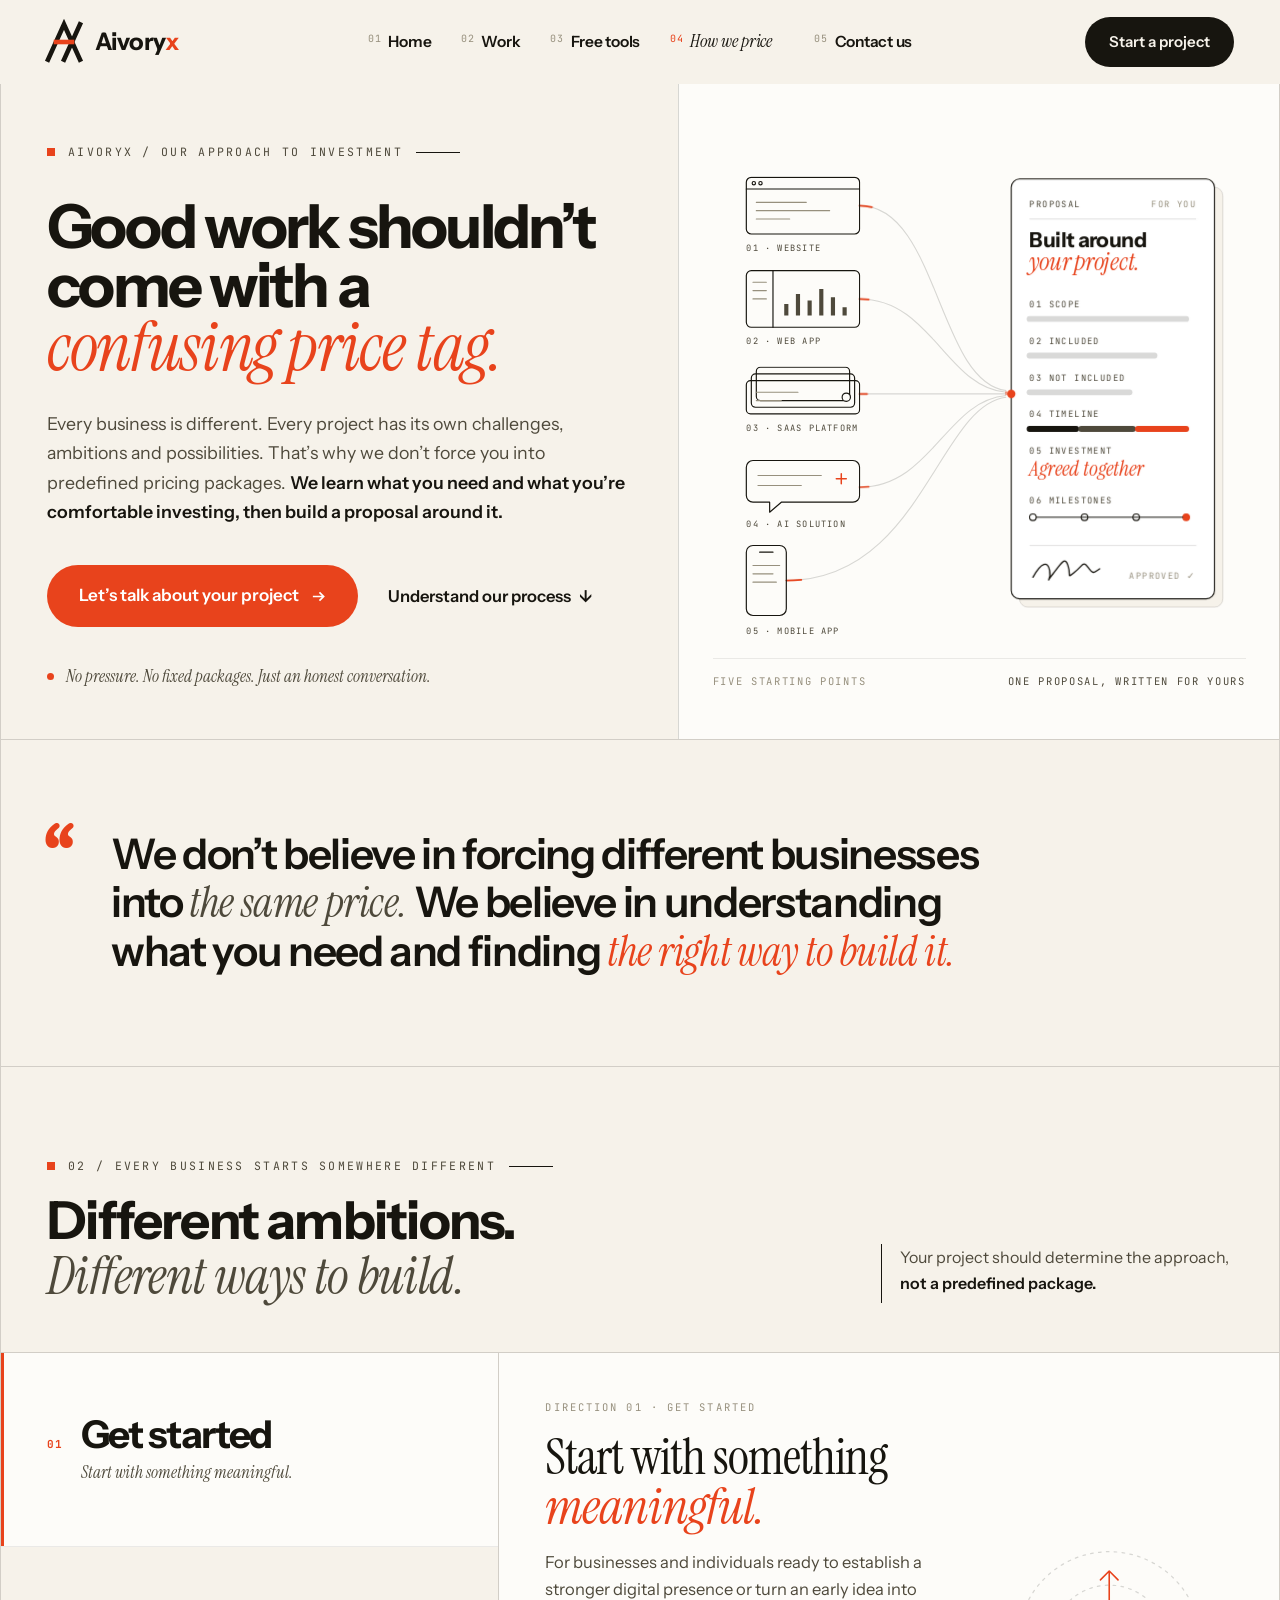
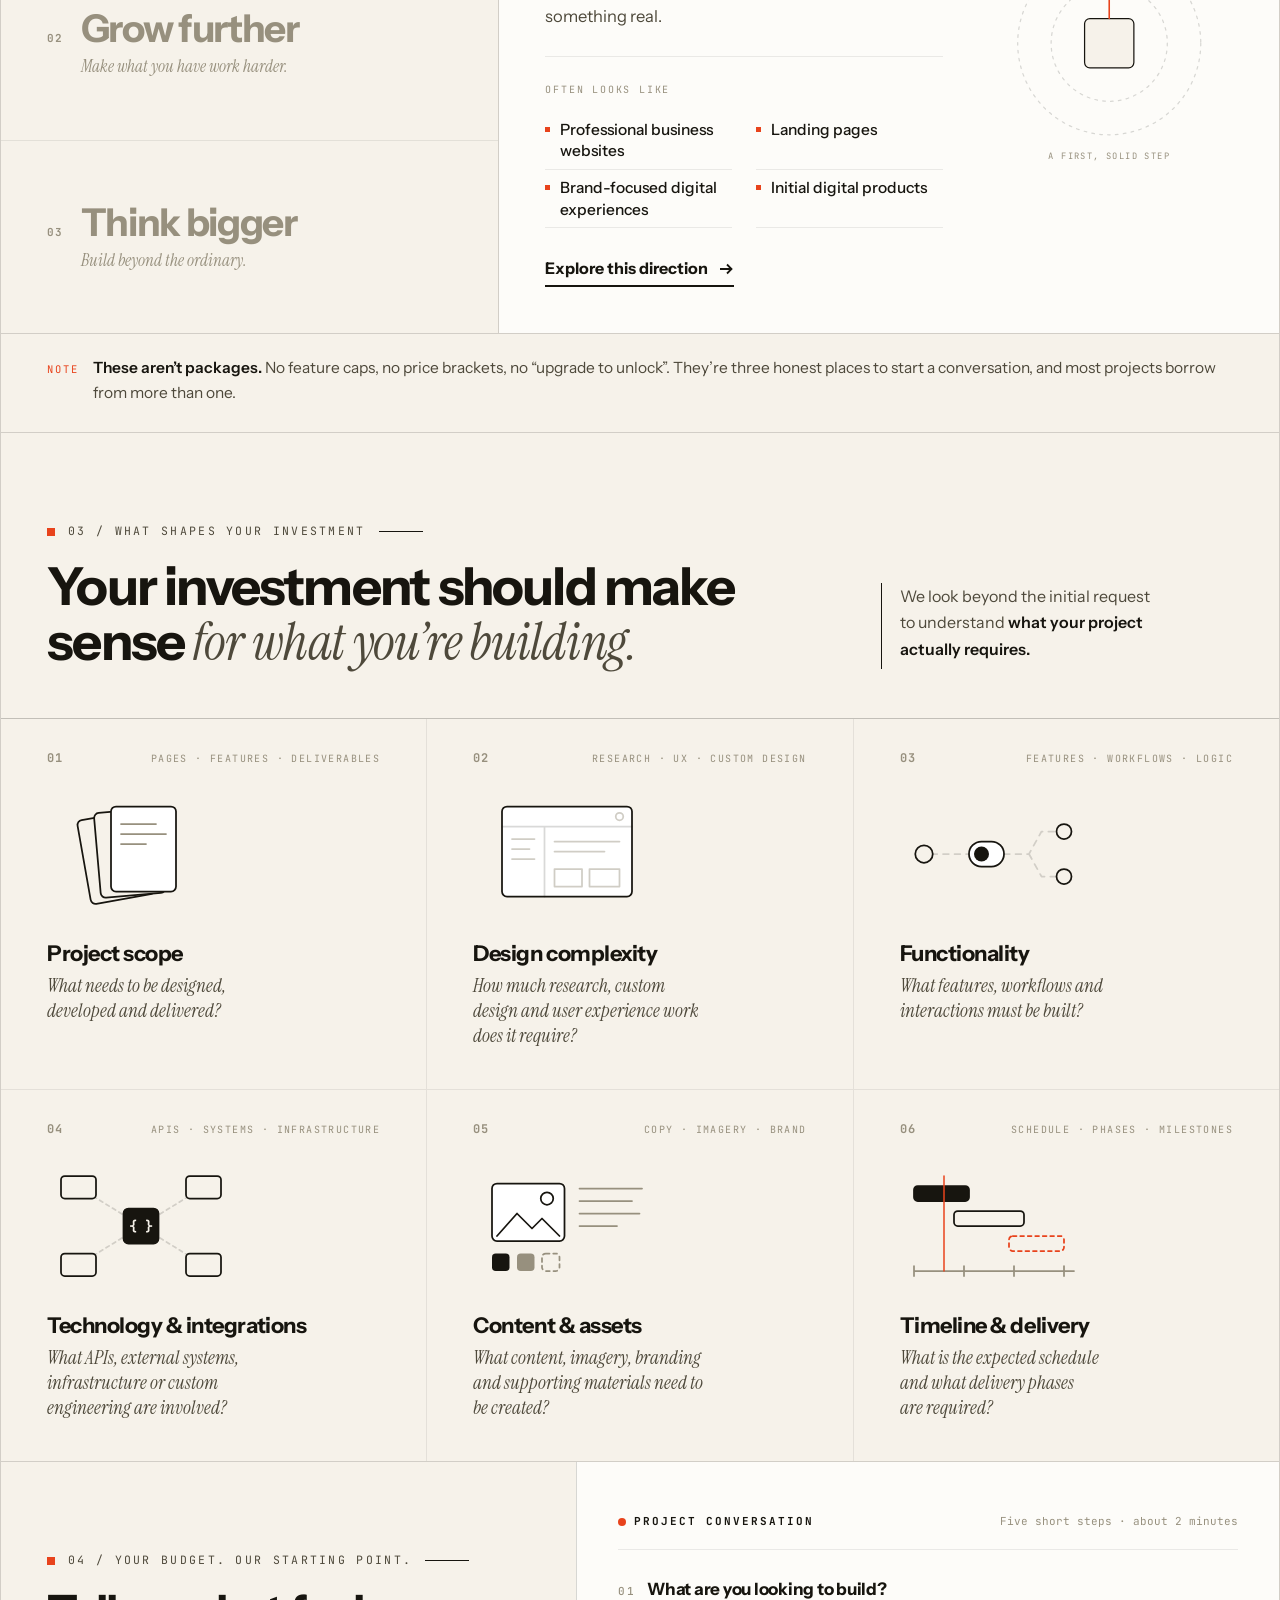
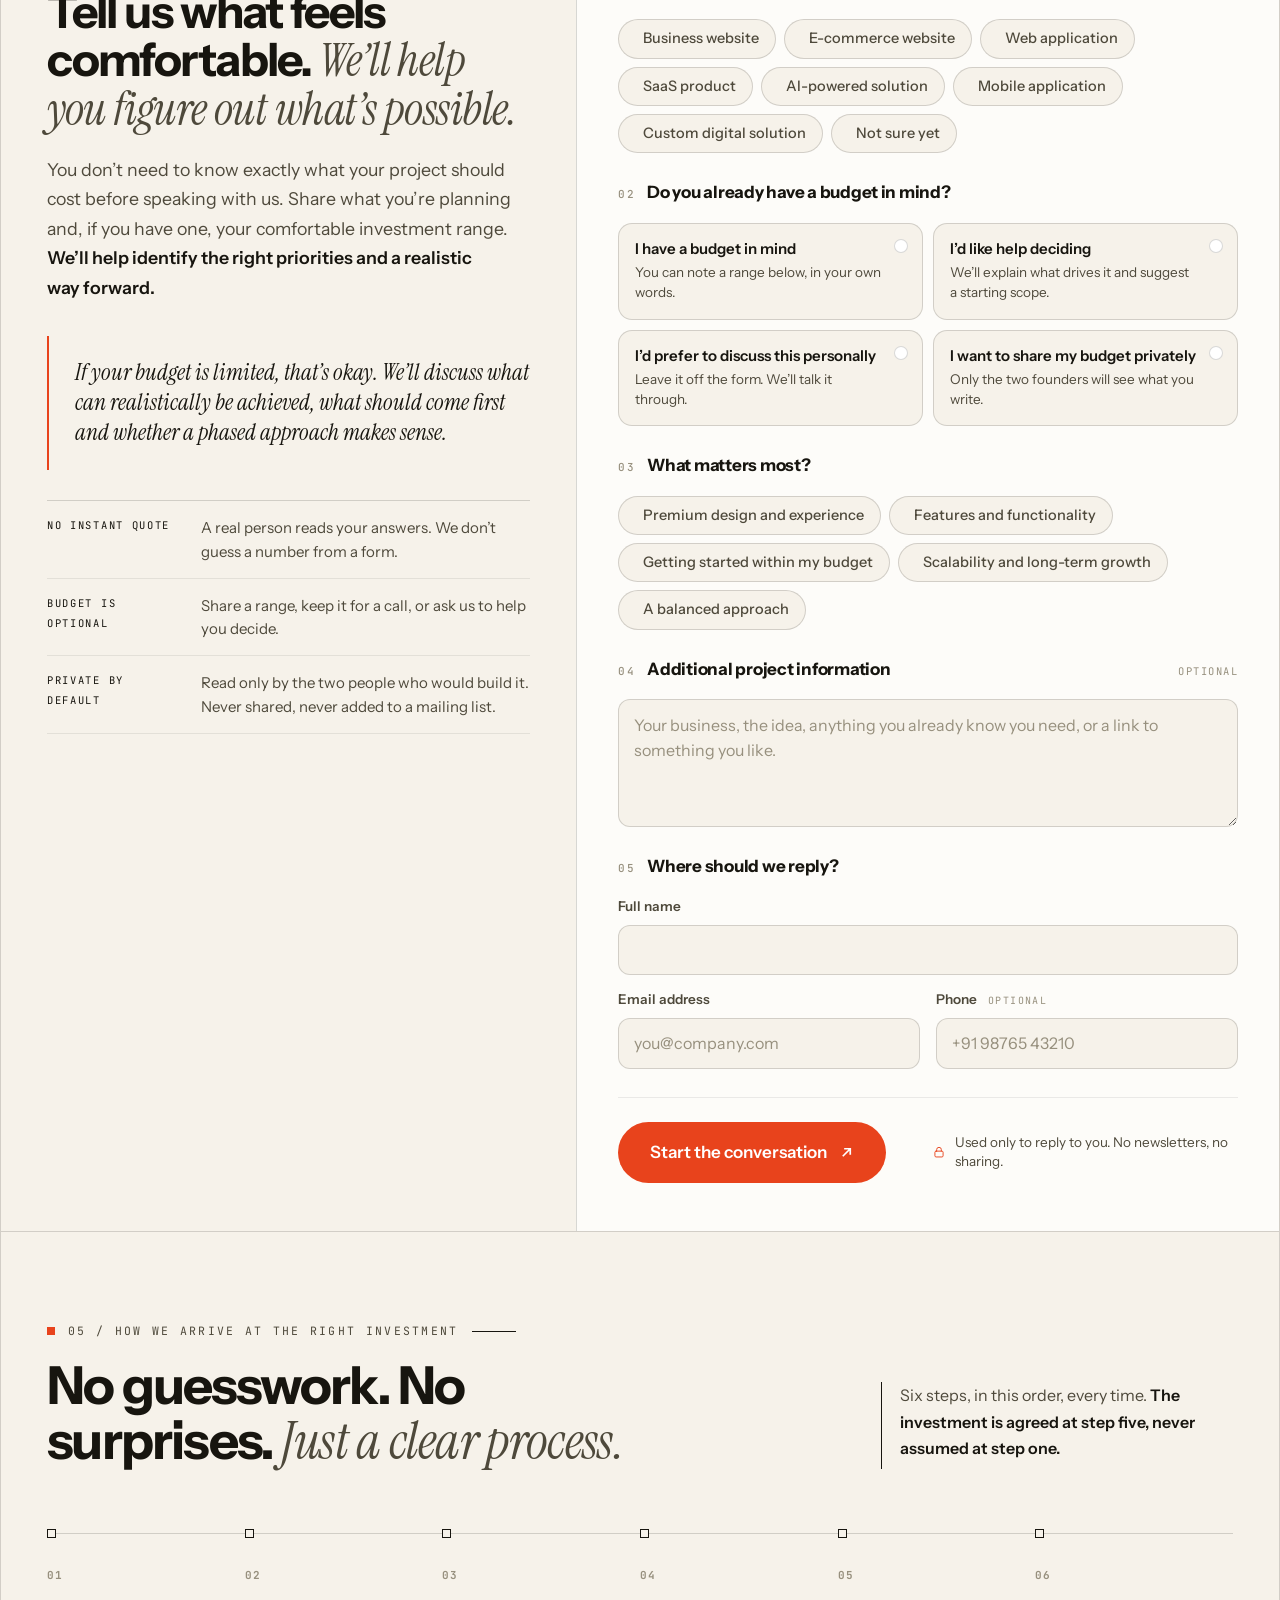
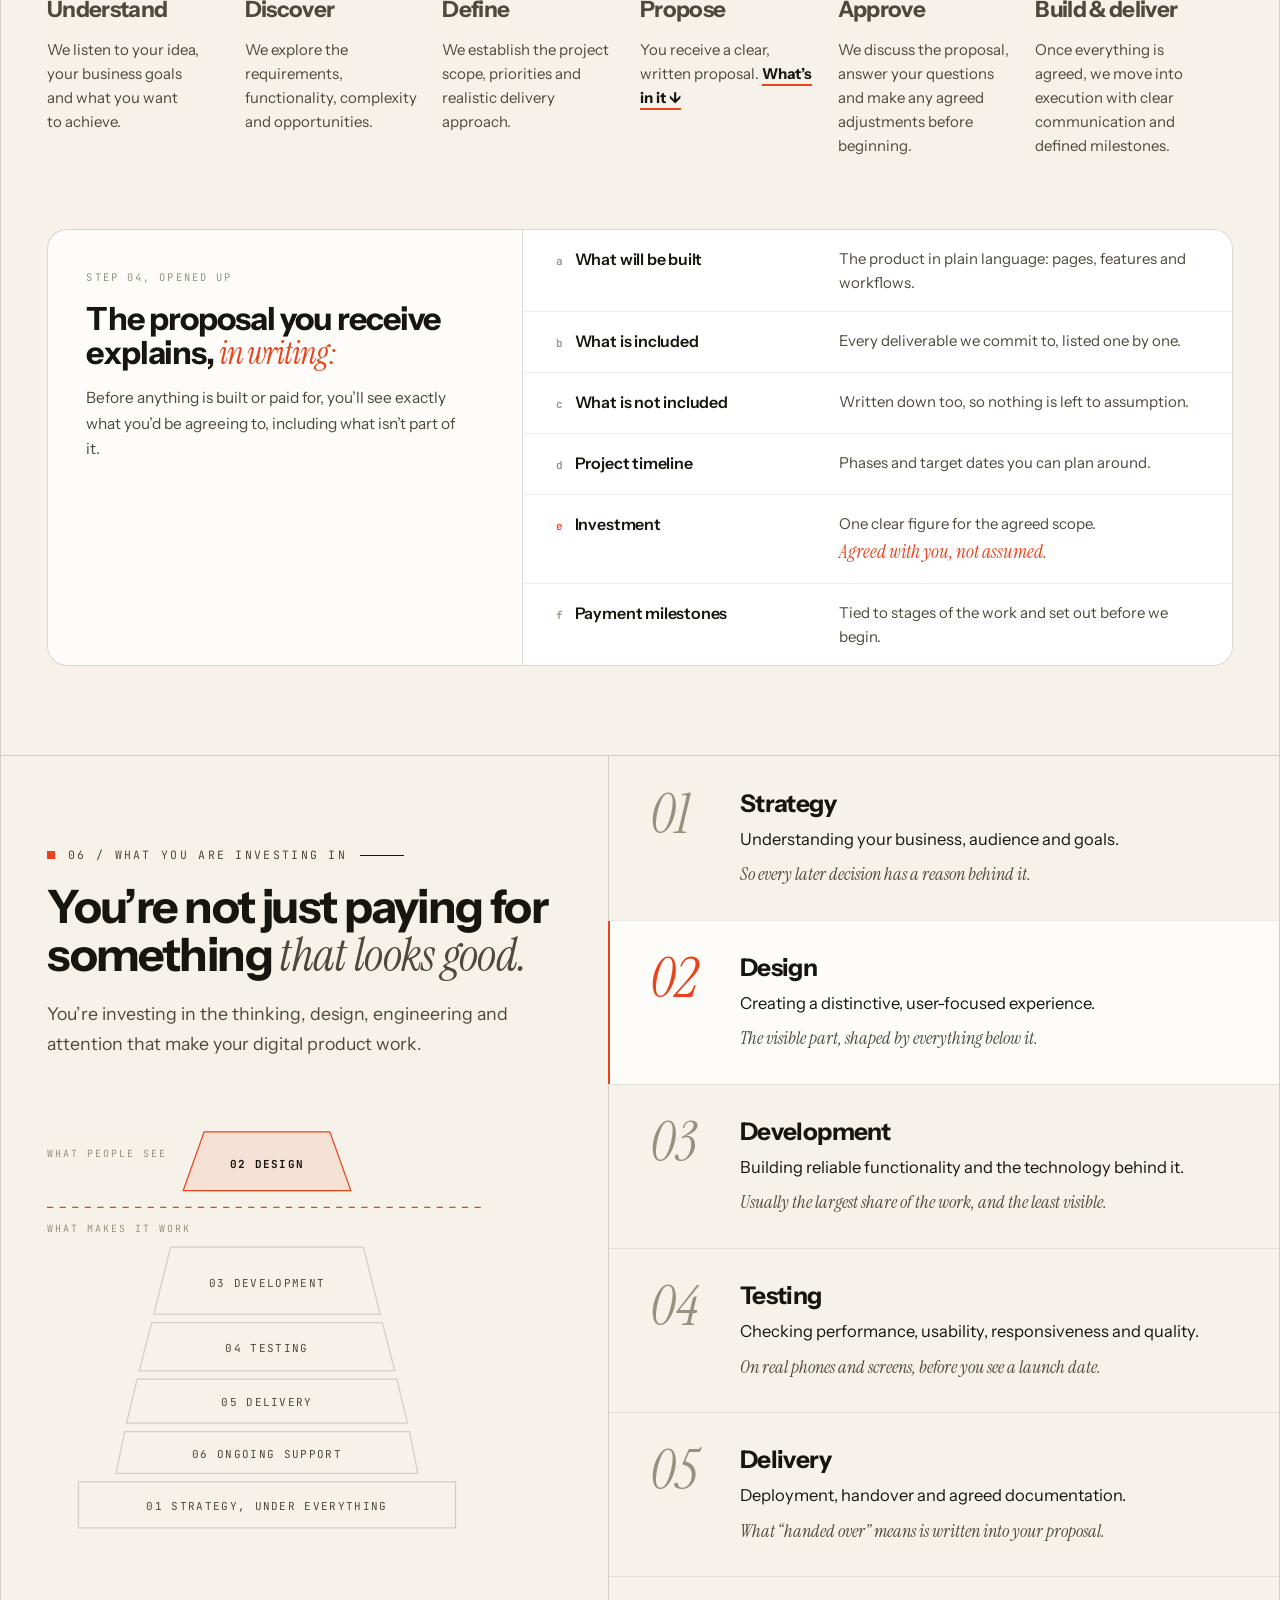
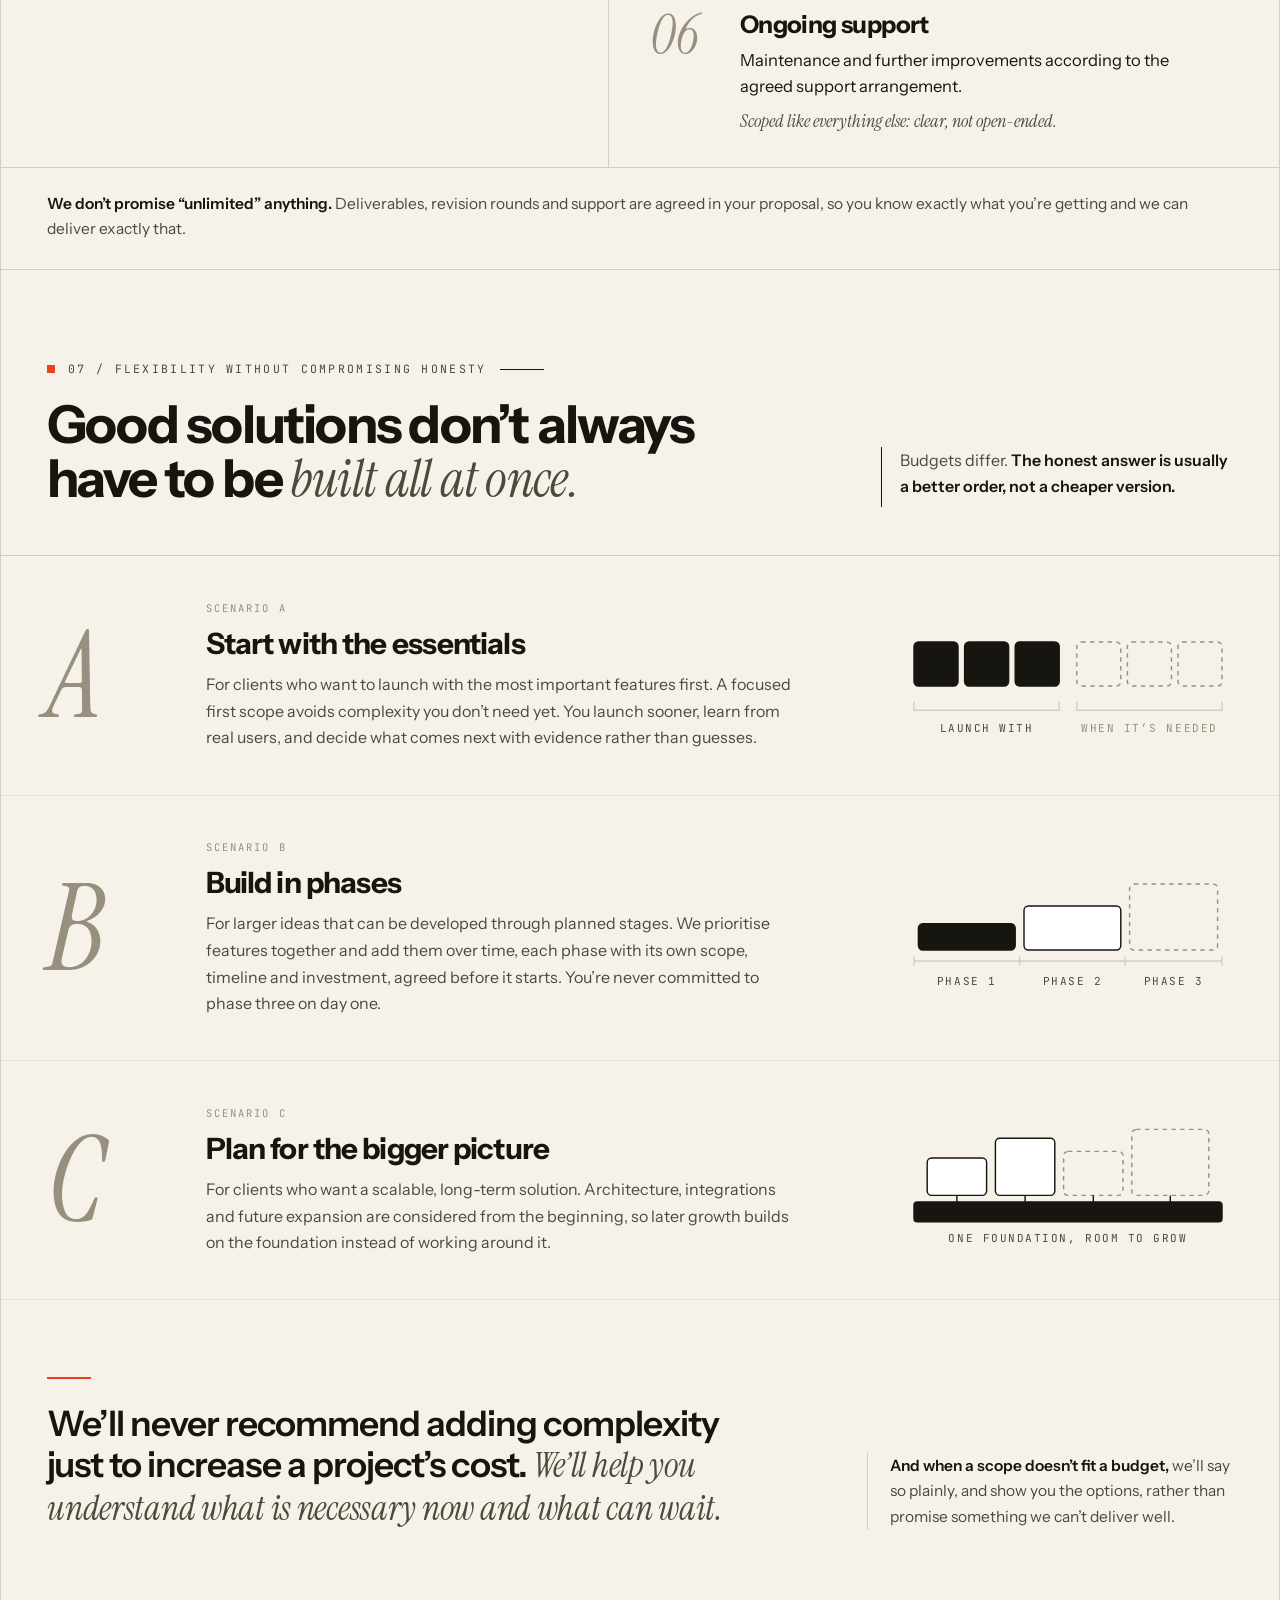
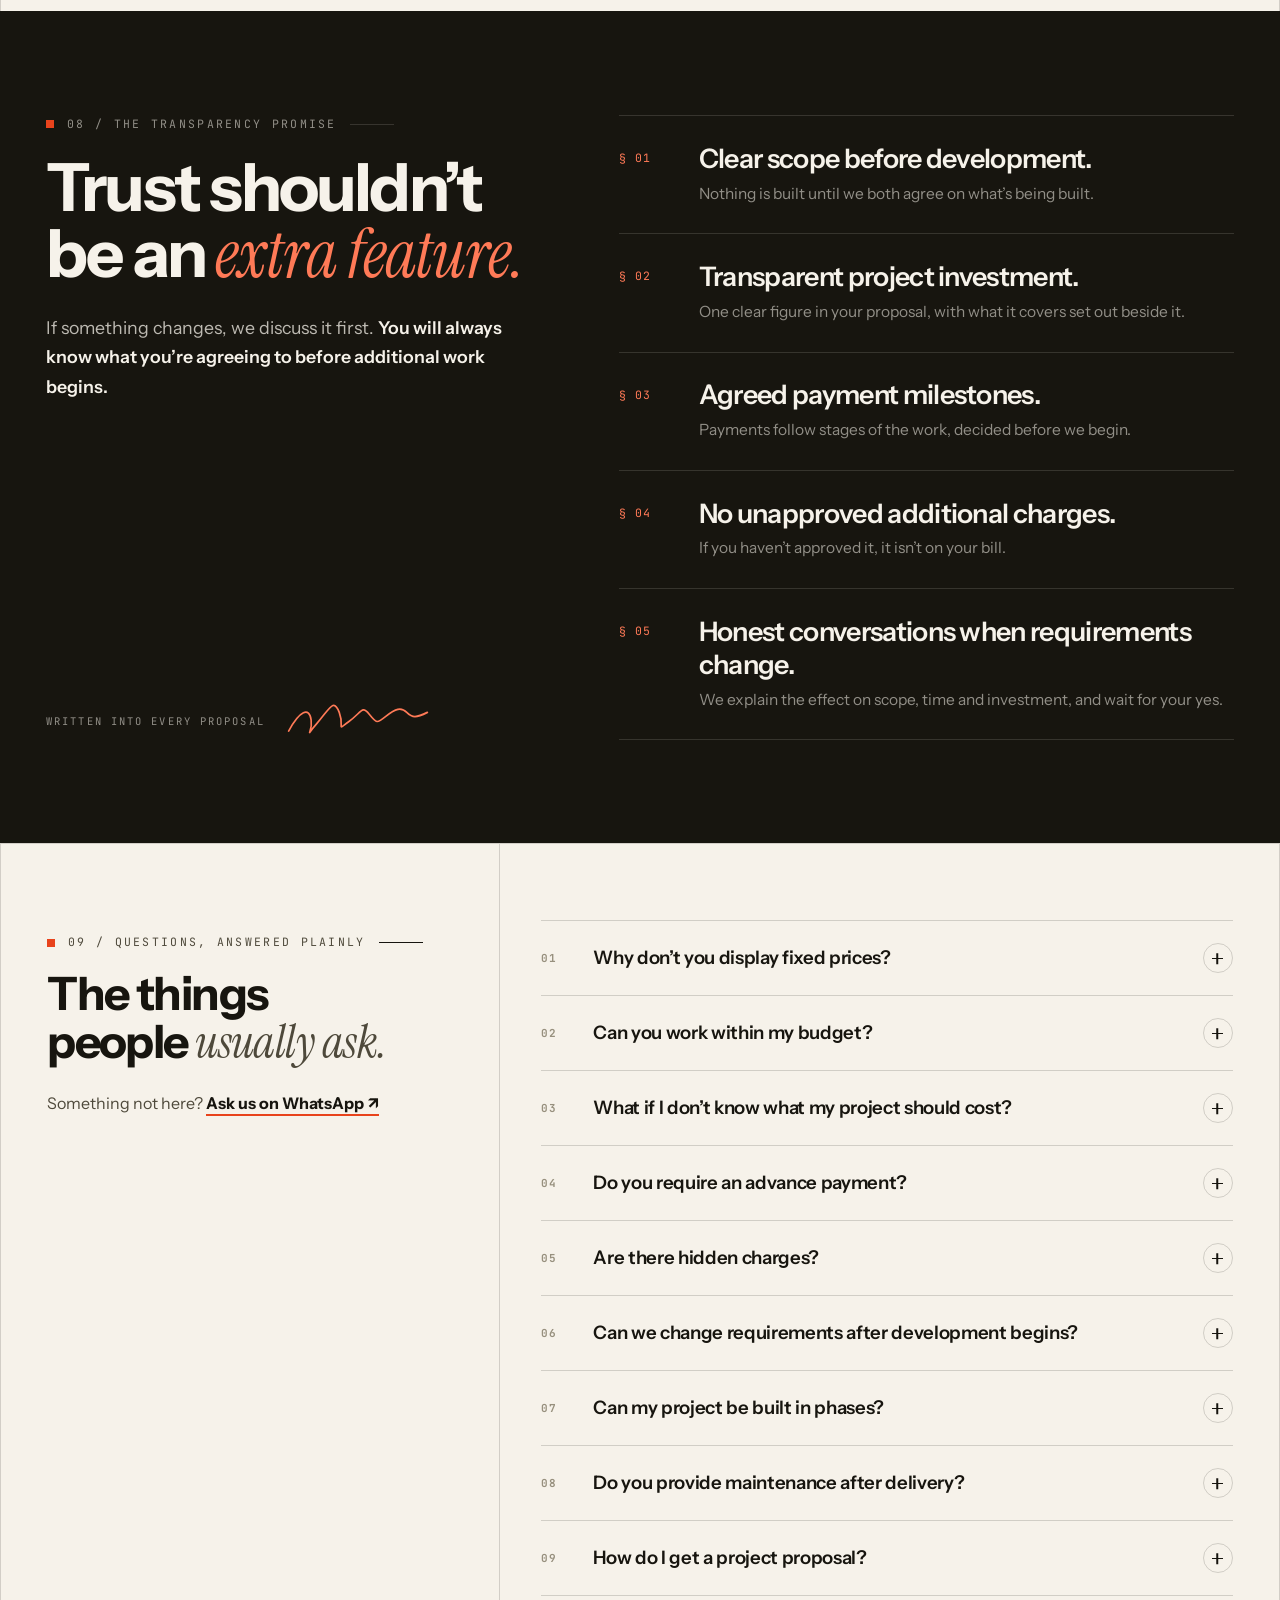
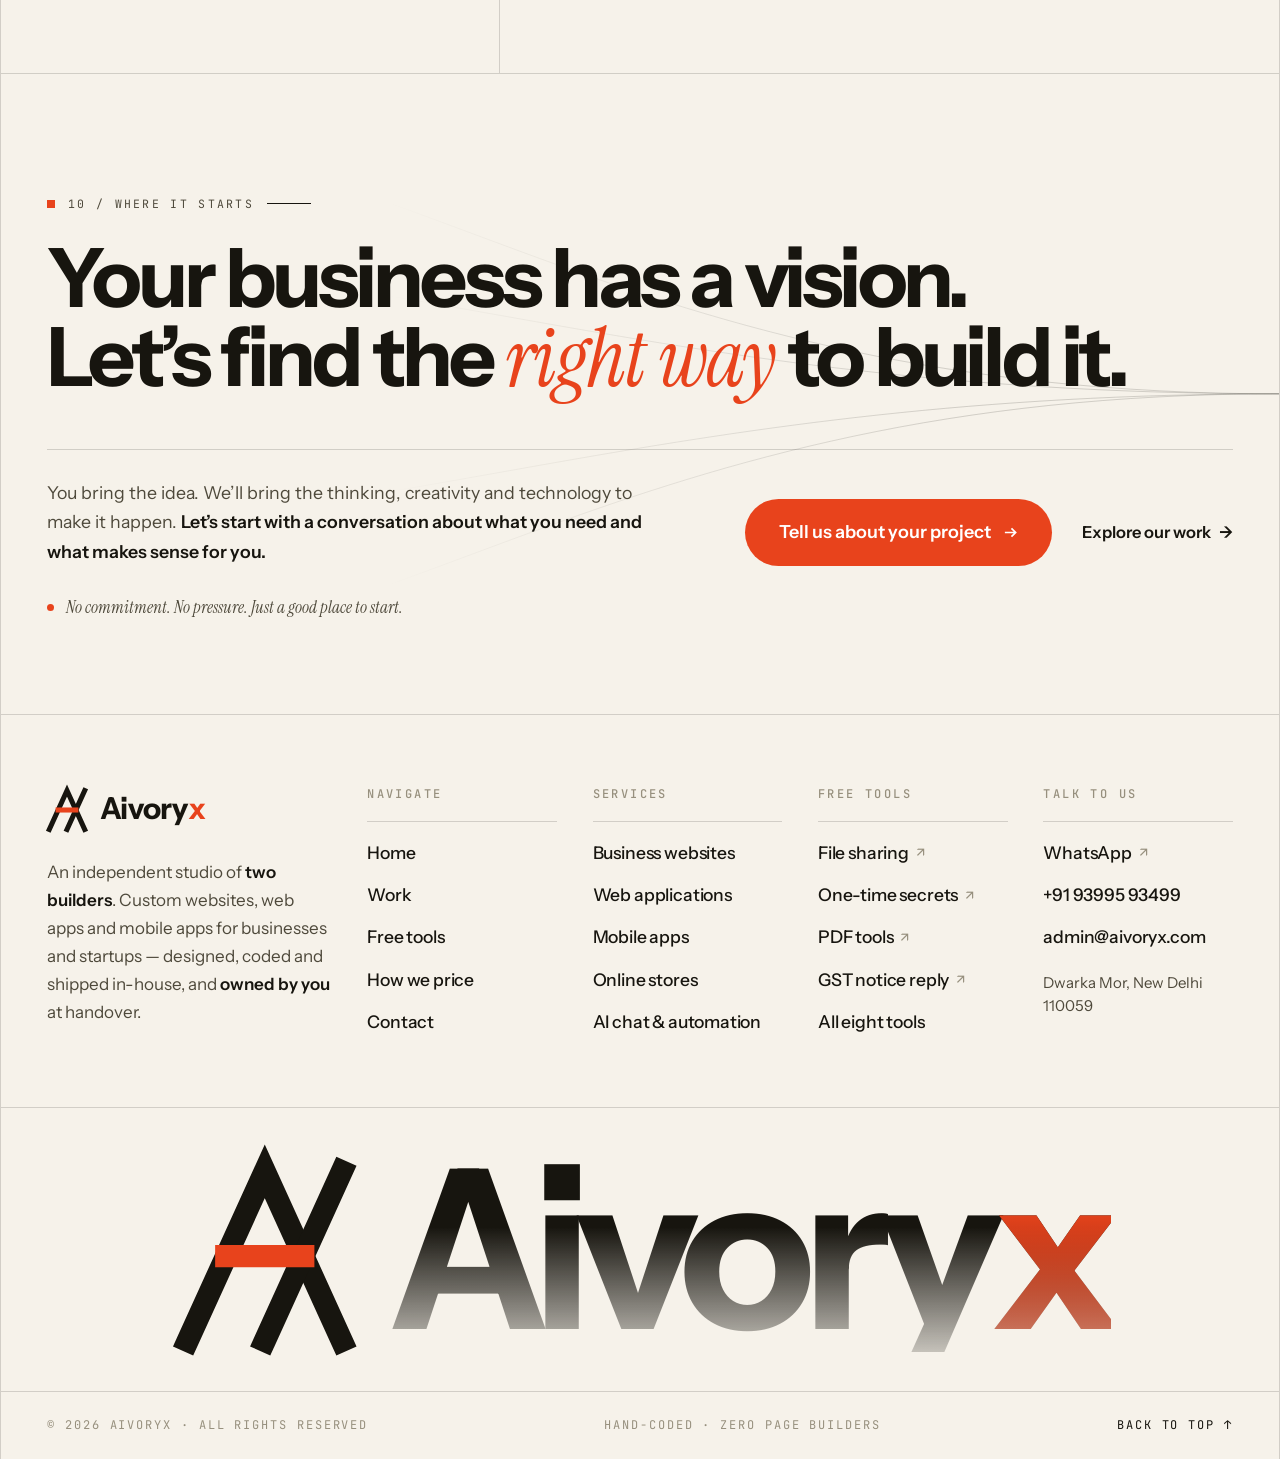
<file: pricing.html>
<!DOCTYPE html>
<html lang="en">
<head>
<meta charset="UTF-8">
<meta name="viewport" content="width=device-width, initial-scale=1">
<title>How We Price — Aivoryx | Custom proposals, honest budgets, no hidden charges</title>
<meta name="description" content="How Aivoryx prices websites, web apps, SaaS, AI and mobile projects: no fixed packages, no hidden charges. We understand what you need and what you're comfortable investing, then write a clear proposal around it.">
<meta name="theme-color" content="#F6F2EA">
<link rel="canonical" href="https://aivoryx.com/pricing.html">

<meta property="og:type" content="website">
<meta property="og:site_name" content="Aivoryx">
<meta property="og:title" content="How Aivoryx prices — good work without a confusing price tag">
<meta property="og:description" content="No fixed packages. A clear proposal built around what you need and what feels comfortable: scope, timeline, investment and milestones agreed before work begins.">
<meta property="og:url" content="https://aivoryx.com/pricing.html">
<meta property="og:image" content="https://aivoryx.com/assets/img/brand/og-card.jpg">
<meta property="og:image:width" content="1200">
<meta property="og:image:height" content="630">
<meta property="og:image:alt" content="Aivoryx: websites built like software, not like templates">
<meta name="twitter:card" content="summary_large_image">

<link rel="icon" href="assets/img/brand/favicon.svg" type="image/svg+xml">
<link rel="manifest" href="site.webmanifest">

<link rel="preconnect" href="https://fonts.googleapis.com">
<link rel="preconnect" href="https://fonts.gstatic.com" crossorigin>
<link href="https://fonts.googleapis.com/css2?family=Instrument+Sans:wght@400;500;600;700&family=Instrument+Serif:ital@0;1&family=JetBrains+Mono:wght@400;500;700&display=swap" rel="stylesheet">

<!-- order matters: tokens first, responsive then pricing last -->
<link rel="stylesheet" href="assets/css/tokens.css">
<link rel="stylesheet" href="assets/css/base.css">
<link rel="stylesheet" href="assets/css/components.css">
<link rel="stylesheet" href="assets/css/close.css">
<link rel="stylesheet" href="assets/css/responsive.css">
<link rel="stylesheet" href="assets/css/pricing.css">
<script>
document.documentElement.classList.add('js');
/* Big screens: scale the whole page as one piece (same as the homepage).
   1340 must match the 1341px breakpoint in tokens.css. */
(function (r, W) {
  function fit() { r.style.zoom = innerWidth > W ? innerWidth / W : ''; }
  fit();
  addEventListener('resize', fit);
})(document.documentElement, 1340);
</script>

<script type="application/ld+json">
{"@context":"https://schema.org","@graph":[
 {"@type":"WebPage","name":"How We Price — Aivoryx","url":"https://aivoryx.com/pricing.html",
  "description":"How Aivoryx approaches project investment: custom proposals, budget flexibility, agreed milestones and no unapproved charges.",
  "isPartOf":{"@type":"WebSite","name":"Aivoryx","url":"https://aivoryx.com/"}},
 {"@type":"FAQPage","mainEntity":[
  {"@type":"Question","name":"Why don't you display fixed prices?","acceptedAnswer":{"@type":"Answer","text":"Because we build custom digital solutions. The work required for two projects can be very different, even when their initial descriptions sound similar. We prefer to understand your requirements before proposing an investment."}},
  {"@type":"Question","name":"Can you work within my budget?","acceptedAnswer":{"@type":"Answer","text":"We'll always consider your comfortable investment range and explore realistic options. If the complete scope isn't practical, we can discuss priorities or a phased approach."}},
  {"@type":"Question","name":"What if I don't know what my project should cost?","acceptedAnswer":{"@type":"Answer","text":"That's completely fine. Tell us what you're trying to achieve. We'll help you understand the requirements and discuss a suitable approach."}},
  {"@type":"Question","name":"Do you require an advance payment?","acceptedAnswer":{"@type":"Answer","text":"Payment arrangements depend on the project and are explained in the proposal before work begins."}},
  {"@type":"Question","name":"Are there hidden charges?","acceptedAnswer":{"@type":"Answer","text":"No unapproved additional charges. The agreed proposal defines the scope and investment. Any additional requirements are discussed and approved before they become part of the project."}},
  {"@type":"Question","name":"Can we change requirements after development begins?","acceptedAnswer":{"@type":"Answer","text":"Yes, requirements can evolve. We review the requested changes, explain their impact on scope, timeline and investment, and agree on the next steps."}},
  {"@type":"Question","name":"Can my project be built in phases?","acceptedAnswer":{"@type":"Answer","text":"Where the project allows it, yes. We can identify the most important features for the first phase and plan future improvements."}},
  {"@type":"Question","name":"Do you provide maintenance after delivery?","acceptedAnswer":{"@type":"Answer","text":"We can discuss ongoing maintenance and support according to your requirements. The agreed arrangement will be included in your proposal."}},
  {"@type":"Question","name":"How do I get a project proposal?","acceptedAnswer":{"@type":"Answer","text":"Start a conversation with us. Share your idea, goals and any requirements you already know. We'll review them and explain the next steps."}}]}]}
</script>
</head>
<body>
<a class="skip" href="#main">Skip to content</a>

<!-- ================= NAV — same five, How we price is current ================= -->
<nav class="nav" id="nav" aria-label="Main">
  <div class="in">
    <a class="brand" href="index.html" aria-label="Aivoryx — home">
      <svg viewBox="7 -6 90 104" fill="none" aria-hidden="true">
        <path d="M12 90 L52 2 L92 90" stroke="#17150F" stroke-width="11.5" stroke-linecap="square"/>
        <path d="M52 90 L92 2" stroke="#17150F" stroke-width="11.5" stroke-linecap="square"/>
        <path d="M32 46 L72 46" stroke="#E8431C" stroke-width="11.5" stroke-linecap="square"/>
      </svg>
      <span>Aivory<em>x</em></span>
    </a>
    <div class="menu">
      <a href="index.html"><i aria-hidden="true">01</i><span class="lbl"><b>Home</b><em aria-hidden="true">Home</em></span></a>
      <a href="work.html"><i aria-hidden="true">02</i><span class="lbl"><b>Work</b><em aria-hidden="true">Work</em></span></a>
      <a href="tools.html"><i aria-hidden="true">03</i><span class="lbl"><b>Free tools</b><em aria-hidden="true">Free tools</em></span></a>
      <a href="pricing.html" aria-current="page"><i aria-hidden="true">04</i><span class="lbl"><b>How we price</b><em aria-hidden="true">How we price</em></span></a>
      <a href="contact.html"><i aria-hidden="true">05</i><span class="lbl"><b>Contact us</b><em aria-hidden="true">Contact us</em></span></a>
    </div>
    <div class="nav-right">
      <a class="cta" href="#enquire">Start a project</a>
      <button class="burger" id="burger" type="button" aria-controls="sheet" aria-expanded="false" aria-label="Open menu"><span></span><span></span></button>
    </div>
  </div>
</nav>
<div class="sheet" id="sheet">
  <a class="big" href="index.html">Home <span>01</span></a>
  <a class="big" href="work.html">Work <span>02</span></a>
  <a class="big" href="tools.html">Free tools <span>03</span></a>
  <a class="big" href="pricing.html" aria-current="page">How we price <span>04</span></a>
  <a class="big" href="contact.html">Contact us <span>05</span></a>
  <a class="btn" href="#enquire">Start a project
    <svg width="15" height="15" viewBox="0 0 16 16" fill="none" aria-hidden="true"><path d="M2 8h11M9 3.5 13.5 8 9 12.5" stroke="currentColor" stroke-width="1.8"/></svg>
  </a>
</div>

<main class="frame" id="top">
<span id="main"></span>

  <!-- ============ 01 · HERO — many kinds of project, one proposal ============ -->
  <section class="pr-hero" aria-labelledby="hero-h">
    <div class="pr-hero-l">
      <div class="pr-lab rise"><i></i>Aivoryx / Our approach to investment</div>
      <h1 class="rise d1" id="hero-h"><span class="ln">Good work shouldn’t</span> <span class="ln">come with a</span> <em class="ln">confusing price tag.</em></h1>
      <p class="pr-sub rise d2">Every business is different. Every project has its own challenges, ambitions and possibilities. That’s why we don’t force you into predefined pricing packages. <b>We learn what you need and what you’re comfortable investing, then build a proposal around it.</b></p>
      <div class="pr-act rise d3">
        <a class="btn" href="#enquire">Let’s talk about your project
          <svg width="15" height="15" viewBox="0 0 16 16" fill="none" aria-hidden="true"><path d="M2 8h11M9 3.5 13.5 8 9 12.5" stroke="currentColor" stroke-width="1.8"/></svg>
        </a>
        <a class="tl" href="#process">Understand our process <span aria-hidden="true">↓</span></a>
      </div>
      <p class="pr-calm rise d3"><i aria-hidden="true"></i>No pressure. No fixed packages. Just an honest conversation.</p>
    </div>

    <!-- five different projects, one proposal written for each.
         Pure SVG + CSS; the final frame is the static state under reduced motion. -->
    <figure class="pr-hero-r rise d2" aria-label="Five different kinds of project flowing into one custom proposal">
      <svg class="conv" viewBox="0 0 640 600" role="img" aria-labelledby="conv-t">
        <title id="conv-t">A website, a web app, a SaaS platform, an AI assistant and a mobile app each feed into one proposal: scope, included, not included, timeline, investment agreed together, and payment milestones.</title>
        <!-- connectors -->
        <g class="cv-wires" fill="none">
          <path class="w w1" pathLength="100" d="M176 74 C 270 74, 270 286, 352 296"/>
          <path class="w w2" pathLength="100" d="M176 186 C 262 186, 280 292, 352 298"/>
          <path class="w w3" pathLength="100" d="M176 300 C 250 300, 300 300, 352 300"/>
          <path class="w w4" pathLength="100" d="M176 412 C 262 412, 280 308, 352 302"/>
          <path class="w w5" pathLength="100" d="M88 524 C 250 524, 270 314, 352 304"/>
          <path class="f f1" pathLength="100" d="M176 74 C 270 74, 270 286, 352 296"/>
          <path class="f f2" pathLength="100" d="M176 186 C 262 186, 280 292, 352 298"/>
          <path class="f f3" pathLength="100" d="M176 300 C 250 300, 300 300, 352 300"/>
          <path class="f f4" pathLength="100" d="M176 412 C 262 412, 280 308, 352 302"/>
          <path class="f f5" pathLength="100" d="M88 524 C 250 524, 270 314, 352 304"/>
        </g>

        <!-- the five starting points -->
        <g class="cv-src s1">
          <rect x="40" y="40" width="136" height="68" rx="6"/>
          <path d="M40 54h136"/><circle cx="49" cy="47" r="2"/><circle cx="57" cy="47" r="2"/>
          <path class="ln2" d="M52 70h60M52 80h88M52 90h40"/>
          <text x="40" y="128">01 · Website</text>
        </g>
        <g class="cv-src s2">
          <rect x="40" y="152" width="136" height="68" rx="6"/>
          <path d="M72 152v68"/>
          <path class="ln2" d="M48 166h16M48 176h16M48 186h16"/>
          <path class="bars" d="M88 206v-14M102 206v-26M116 206v-18M130 206v-32M144 206v-22M158 206v-10"/>
          <text x="40" y="240">02 · Web app</text>
        </g>
        <g class="cv-src s3">
          <rect x="52" y="268" width="112" height="40" rx="5"/>
          <rect x="46" y="276" width="124" height="40" rx="5"/>
          <rect x="40" y="284" width="136" height="40" rx="5"/>
          <path class="ln2" d="M52 298h50M52 308h30"/><circle cx="160" cy="304" r="5"/>
          <text x="40" y="344">03 · SaaS platform</text>
        </g>
        <g class="cv-src s4">
          <path d="M48 380h120a8 8 0 0 1 8 8v34a8 8 0 0 1-8 8H82l-14 12v-12H48a8 8 0 0 1-8-8v-34a8 8 0 0 1 8-8z"/>
          <path class="ln2" d="M54 398h76M54 410h52"/>
          <path class="spark" d="M154 396v12M148 402h12"/>
          <text x="40" y="460">04 · AI solution</text>
        </g>
        <g class="cv-src s5">
          <rect x="40" y="482" width="48" height="84" rx="8"/>
          <path d="M56 490h16"/>
          <path class="ln2" d="M48 506h32M48 516h24M48 526h28"/>
          <text x="40" y="588">05 · Mobile app</text>
        </g>

        <!-- the proposal -->
        <g class="cv-doc">
          <rect class="sheet2" x="368" y="52" width="244" height="504" rx="10"/>
          <rect class="sheet1" x="358" y="42" width="244" height="504" rx="10"/>
          <circle class="port" cx="358" cy="300" r="5"/>
          <text class="k" x="380" y="76">PROPOSAL</text>
          <text class="k dim" x="580" y="76" text-anchor="end">FOR YOU</text>
          <path class="rule" d="M380 90h200"/>
          <text class="title" x="380" y="124">Built around</text>
          <text class="title em" x="380" y="152">your project.</text>

          <g class="row r1"><text class="k" x="380" y="196">01 SCOPE</text><path class="bar" pathLength="100" d="M380 210h188"/></g>
          <g class="row r2"><text class="k" x="380" y="240">02 INCLUDED</text><path class="bar" pathLength="100" d="M380 254h150"/></g>
          <g class="row r3"><text class="k" x="380" y="284">03 NOT INCLUDED</text><path class="bar" pathLength="100" d="M380 298h120"/></g>
          <g class="row r4"><text class="k" x="380" y="328">04 TIMELINE</text>
            <path class="bar" pathLength="100" d="M380 342h56"/><path class="bar b2" pathLength="100" d="M442 342h62"/><path class="bar b3" pathLength="100" d="M510 342h58"/></g>
          <g class="row r5"><text class="k" x="380" y="372">05 INVESTMENT</text><text class="agreed" x="380" y="398">Agreed together</text></g>
          <g class="row r6"><text class="k" x="380" y="432">06 MILESTONES</text>
            <circle cx="384" cy="448" r="4"/><circle cx="446" cy="448" r="4"/><circle cx="508" cy="448" r="4"/><circle cx="568" cy="448" r="4"/>
            <path class="bar" pathLength="100" d="M388 448h176"/></g>

          <path class="rule" d="M380 482h200"/>
          <path class="sig" pathLength="100" d="M384 520c10-18 18-20 20-8s-6 16 4 4 14-22 18-10-2 16 8 8 10-14 16-6 6 8 14 2"/>
          <text class="k dim" x="580" y="522" text-anchor="end">APPROVED ✓</text>
        </g>
      </svg>
      <figcaption class="conv-cap"><span>Five starting points</span><span>One proposal, written for yours</span></figcaption>
    </figure>
  </section>

  <!-- the belief, set as the page's opening statement -->
  <section class="pr-belief" aria-label="What we believe">
    <p class="reveal"><span class="q" aria-hidden="true">“</span>We don’t believe in forcing different businesses into <em>the same price.</em> We believe in understanding what you need and finding <em class="hot">the right way to build it.</em></p>
  </section>

  <!-- ============ 02 · DIRECTIONS — three ways in, not three packages ============ -->
  <section class="pr-sec dirs" id="directions" aria-labelledby="dir-h">
    <header class="pr-head reveal">
      <div>
        <div class="pr-lab"><i></i>02 / Every business starts somewhere different</div>
        <h2 id="dir-h">Different ambitions. <em>Different ways to build.</em></h2>
      </div>
      <p class="pr-note">Your project should determine the approach, <b>not a predefined package.</b></p>
    </header>

    <div class="dir reveal">
      <div class="dir-tabs" role="tablist" aria-label="Project directions" aria-orientation="vertical">
        <button class="dir-tab" id="dt-1" role="tab" type="button" aria-selected="true" aria-controls="dp-1">
          <i>01</i><span class="dir-name">Get started</span><em>Start with something meaningful.</em>
        </button>
        <button class="dir-tab" id="dt-2" role="tab" type="button" aria-selected="false" aria-controls="dp-2" tabindex="-1">
          <i>02</i><span class="dir-name">Grow further</span><em>Make what you have work harder.</em>
        </button>
        <button class="dir-tab" id="dt-3" role="tab" type="button" aria-selected="false" aria-controls="dp-3" tabindex="-1">
          <i>03</i><span class="dir-name">Think bigger</span><em>Build beyond the ordinary.</em>
        </button>
      </div>

      <div class="dir-panels">
        <article class="dir-panel on" id="dp-1" role="tabpanel" aria-labelledby="dt-1" tabindex="0">
          <div class="dp-txt">
            <span class="dp-k">Direction 01 · Get started</span>
            <h3>Start with something <em>meaningful.</em></h3>
            <p>For businesses and individuals ready to establish a stronger digital presence or turn an early idea into something real.</p>
            <div class="dp-ex">
              <span class="dp-ex-k">Often looks like</span>
              <ul><li>Professional business websites</li><li>Landing pages</li><li>Brand-focused digital experiences</li><li>Initial digital products</li></ul>
            </div>
            <a class="biglink" href="#enquire" data-direction="Get started">Explore this direction <svg width="16" height="16" viewBox="0 0 16 16" fill="none" aria-hidden="true"><path d="M2 8h11M9 3.5 13.5 8 9 12.5" stroke="currentColor" stroke-width="1.8"/></svg></a>
          </div>
          <svg class="dp-art a1" viewBox="0 0 280 280" aria-hidden="true">
            <circle class="ring" cx="140" cy="140" r="104"/>
            <circle class="ring r2" cx="140" cy="140" r="66"/>
            <rect class="core" x="112" y="112" width="56" height="56" rx="6"/>
            <path class="grow" d="M140 112V58M140 58l-10 10M140 58l10 10"/>
            <text x="140" y="272" text-anchor="middle">a first, solid step</text>
          </svg>
        </article>

        <article class="dir-panel" id="dp-2" role="tabpanel" aria-labelledby="dt-2" tabindex="0">
          <div class="dp-txt">
            <span class="dp-k">Direction 02 · Grow further</span>
            <h3>Make what you have <em>work harder.</em></h3>
            <p>For growing businesses that want better functionality, improved experiences and smarter digital systems.</p>
            <div class="dp-ex">
              <span class="dp-ex-k">Often looks like</span>
              <ul><li>Website redesigns</li><li>Custom business platforms</li><li>Workflow automation</li><li>Integrations</li><li>Existing product improvements</li></ul>
            </div>
            <a class="biglink" href="#enquire" data-direction="Grow further">Explore this direction <svg width="16" height="16" viewBox="0 0 16 16" fill="none" aria-hidden="true"><path d="M2 8h11M9 3.5 13.5 8 9 12.5" stroke="currentColor" stroke-width="1.8"/></svg></a>
          </div>
          <svg class="dp-art a2" viewBox="0 0 280 280" aria-hidden="true">
            <rect class="core" x="100" y="100" width="80" height="80" rx="6"/>
            <path class="link" d="M180 140h40M140 100V60M100 140H60M140 180v40"/>
            <rect class="mod" x="220" y="122" width="36" height="36" rx="5"/>
            <rect class="mod" x="122" y="24" width="36" height="36" rx="5"/>
            <rect class="mod" x="24" y="122" width="36" height="36" rx="5"/>
            <rect class="mod dash" x="122" y="220" width="36" height="36" rx="5"/>
            <text x="140" y="146" text-anchor="middle">yours</text>
          </svg>
        </article>

        <article class="dir-panel" id="dp-3" role="tabpanel" aria-labelledby="dt-3" tabindex="0">
          <div class="dp-txt">
            <span class="dp-k">Direction 03 · Think bigger</span>
            <h3>Build beyond <em>the ordinary.</em></h3>
            <p>For ambitious ideas that require deeper thinking, custom engineering and more advanced digital experiences.</p>
            <div class="dp-ex">
              <span class="dp-ex-k">Often looks like</span>
              <ul><li>SaaS platforms</li><li>Complex web applications</li><li>AI-powered solutions</li><li>Custom software</li><li>Scalable digital ecosystems</li></ul>
            </div>
            <a class="biglink" href="#enquire" data-direction="Think bigger">Explore this direction <svg width="16" height="16" viewBox="0 0 16 16" fill="none" aria-hidden="true"><path d="M2 8h11M9 3.5 13.5 8 9 12.5" stroke="currentColor" stroke-width="1.8"/></svg></a>
          </div>
          <svg class="dp-art a3" viewBox="0 0 280 280" aria-hidden="true">
            <path class="link" d="M140 140 62 70M140 140l84-56M140 140l88 70M140 140 50 196M140 140v104M62 70l162 14M224 84l4 126M228 210l-178-14M50 196 62 70"/>
            <circle class="node big" cx="140" cy="140" r="22"/>
            <circle class="node" cx="62" cy="70" r="11"/><circle class="node" cx="224" cy="84" r="13"/>
            <circle class="node" cx="228" cy="210" r="10"/><circle class="node" cx="50" cy="196" r="12"/>
            <circle class="node" cx="140" cy="244" r="9"/>
          </svg>
        </article>
      </div>
    </div>

    <p class="dir-foot reveal"><span><b>These aren’t packages.</b> No feature caps, no price brackets, no “upgrade to unlock”. They’re three honest places to start a conversation, and most projects borrow from more than one.</span></p>
  </section>

  <!-- ============ 03 · FACTORS — what shapes the investment ============ -->
  <section class="pr-sec facs" id="factors" aria-labelledby="fac-h">
    <header class="pr-head reveal">
      <div>
        <div class="pr-lab"><i></i>03 / What shapes your investment</div>
        <h2 id="fac-h">Your investment should make sense <em>for what you’re building.</em></h2>
      </div>
      <p class="pr-note">We look beyond the initial request to understand <b>what your project actually requires.</b></p>
    </header>

    <ol class="fac-grid reveal">
      <li class="fac" style="--d:0s">
        <div class="fac-top"><span class="fac-n">01</span><span class="fac-tags">Pages · features · deliverables</span></div>
        <svg class="fac-art f-scope" viewBox="0 0 160 96" aria-hidden="true">
          <rect class="p p3" x="56" y="10" width="52" height="68" rx="4"/>
          <rect class="p p2" x="56" y="10" width="52" height="68" rx="4"/>
          <rect class="p p1" x="56" y="10" width="52" height="68" rx="4"/>
          <path class="t" d="M64 24h28M64 32h36M64 40h20"/>
        </svg>
        <h3>Project scope</h3>
        <p class="fac-q">What needs to be designed, developed and delivered?</p>
      </li>
      <li class="fac" style="--d:.06s">
        <div class="fac-top"><span class="fac-n">02</span><span class="fac-tags">Research · UX · custom design</span></div>
        <svg class="fac-art f-design" viewBox="0 0 160 96" aria-hidden="true">
          <rect class="fr" x="28" y="10" width="104" height="72" rx="4"/>
          <path class="g" d="M28 26h104M62 26v56"/>
          <path class="dt" d="M70 38h52M70 46h40M70 60h22v14H70zM98 60h24v14H98zM36 36h18M36 44h14M36 52h18"/>
          <circle class="dt dot" cx="122" cy="18" r="3"/>
        </svg>
        <h3>Design complexity</h3>
        <p class="fac-q">How much research, custom design and user experience work does it require?</p>
      </li>
      <li class="fac" style="--d:.12s">
        <div class="fac-top"><span class="fac-n">03</span><span class="fac-tags">Features · workflows · logic</span></div>
        <svg class="fac-art f-func" viewBox="0 0 160 96" aria-hidden="true">
          <path class="flow" pathLength="100" d="M30 48h30M88 48h20l10-18h12M108 48l10 18h12"/>
          <circle class="nd" cx="24" cy="48" r="7"/>
          <rect class="sw" x="60" y="38" width="28" height="20" rx="10"/><circle class="knob" cx="70" cy="48" r="6"/>
          <circle class="nd" cx="136" cy="30" r="6"/><circle class="nd" cx="136" cy="66" r="6"/>
        </svg>
        <h3>Functionality</h3>
        <p class="fac-q">What features, workflows and interactions must be built?</p>
      </li>
      <li class="fac" style="--d:.18s">
        <div class="fac-top"><span class="fac-n">04</span><span class="fac-tags">APIs · systems · infrastructure</span></div>
        <svg class="fac-art f-tech" viewBox="0 0 160 96" aria-hidden="true">
          <path class="sp s1" d="M80 48 32 18"/><path class="sp s2" d="M80 48l48-30"/><path class="sp s3" d="M80 48l48 30"/><path class="sp s4" d="M80 48 32 78"/>
          <rect class="hub" x="66" y="34" width="28" height="28" rx="4"/>
          <rect class="api" x="16" y="8" width="28" height="18" rx="3"/><rect class="api" x="116" y="8" width="28" height="18" rx="3"/>
          <rect class="api" x="116" y="70" width="28" height="18" rx="3"/><rect class="api" x="16" y="70" width="28" height="18" rx="3"/>
          <text x="80" y="52" text-anchor="middle">{ }</text>
        </svg>
        <h3>Technology &amp; integrations</h3>
        <p class="fac-q">What APIs, external systems, infrastructure or custom engineering are involved?</p>
      </li>
      <li class="fac" style="--d:.24s">
        <div class="fac-top"><span class="fac-n">05</span><span class="fac-tags">Copy · imagery · brand</span></div>
        <svg class="fac-art f-content" viewBox="0 0 160 96" aria-hidden="true">
          <rect class="img" x="20" y="14" width="58" height="46" rx="4"/>
          <path class="img" d="M24 56l16-18 12 12 8-8 14 14"/><circle class="img" cx="64" cy="26" r="5"/>
          <path class="tx" d="M90 18h50M90 28h42M90 38h48M90 48h30"/>
          <rect class="sw1" x="20" y="70" width="14" height="14" rx="3"/><rect class="sw2" x="40" y="70" width="14" height="14" rx="3"/><rect class="sw3" x="60" y="70" width="14" height="14" rx="3"/>
        </svg>
        <h3>Content &amp; assets</h3>
        <p class="fac-q">What content, imagery, branding and supporting materials need to be created?</p>
      </li>
      <li class="fac" style="--d:.3s">
        <div class="fac-top"><span class="fac-n">06</span><span class="fac-tags">Schedule · phases · milestones</span></div>
        <svg class="fac-art f-time" viewBox="0 0 160 96" aria-hidden="true">
          <path class="ax" d="M16 84h128M16 80v8M56 80v8M96 80v8M136 80v8"/>
          <rect class="gb b1" x="16" y="16" width="44" height="12" rx="3"/>
          <rect class="gb b2" x="48" y="36" width="56" height="12" rx="3"/>
          <rect class="gb b3" x="92" y="56" width="44" height="12" rx="3"/>
          <path class="now" d="M40 8v76"/>
        </svg>
        <h3>Timeline &amp; delivery</h3>
        <p class="fac-q">What is the expected schedule and what delivery phases are required?</p>
      </li>
    </ol>
  </section>

  <!-- ============ 04 · YOUR BUDGET — the enquiry ============
       Posts to api/send.php with kind:"pricing" (see the pricing branch there).
       Nothing is estimated or calculated on this page. -->
  <section class="pr-sec budget" id="budget" aria-labelledby="bud-h">
    <div class="bud">
      <div class="bud-l">
        <div class="bud-l-in reveal">
          <div class="pr-lab"><i></i>04 / Your budget. Our starting point.</div>
          <h2 id="bud-h">Tell us what feels comfortable. <em>We’ll help you figure out what’s possible.</em></h2>
          <p class="bud-lede">You don’t need to know exactly what your project should cost before speaking with us. Share what you’re planning and, if you have one, your comfortable investment range. <b>We’ll help identify the right priorities and a realistic way forward.</b></p>

          <blockquote class="bud-ok">
            <p>If your budget is limited, that’s okay. We’ll discuss what can realistically be achieved, what should come first and whether a phased approach makes sense.</p>
          </blockquote>

          <ul class="bud-facts">
            <li><span>No instant quote</span>A real person reads your answers. We don’t guess a number from a form.</li>
            <li><span>Budget is optional</span>Share a range, keep it for a call, or ask us to help you decide.</li>
            <li><span>Private by default</span>Read only by the two people who would build it. Never shared, never added to a mailing list.</li>
          </ul>
        </div>
      </div>

      <div class="bud-r" id="enquire">
        <form class="enq pq" id="pq" action="api/send.php" method="post" novalidate aria-labelledby="pq-title">
          <div class="enq-head">
            <span class="enq-tag" id="pq-title"><i aria-hidden="true"></i>Project conversation</span>
            <span class="enq-time">Five short steps · about 2 minutes</span>
          </div>

          <!-- set by the "Explore this direction" links; removable -->
          <input type="hidden" name="direction" value="">
          <p class="pq-dir" hidden>
            <span>Starting point: <b data-dir-name></b></span>
            <button type="button" class="pq-dir-x" aria-label="Remove starting point">Remove ×</button>
          </p>

          <fieldset class="step" data-field="build" data-needs="build">
            <legend class="step-h"><span class="sn">01</span>What are you looking to build?</legend>
            <div class="pills" role="radiogroup" aria-describedby="pq-build-err" aria-required="true">
              <label class="pill"><input type="radio" name="build" value="Business website" required><span>Business website</span></label>
              <label class="pill"><input type="radio" name="build" value="E-commerce website"><span>E-commerce website</span></label>
              <label class="pill"><input type="radio" name="build" value="Web application"><span>Web application</span></label>
              <label class="pill"><input type="radio" name="build" value="SaaS product"><span>SaaS product</span></label>
              <label class="pill"><input type="radio" name="build" value="AI-powered solution"><span>AI-powered solution</span></label>
              <label class="pill"><input type="radio" name="build" value="Mobile application"><span>Mobile application</span></label>
              <label class="pill"><input type="radio" name="build" value="Custom digital solution"><span>Custom digital solution</span></label>
              <label class="pill"><input type="radio" name="build" value="Not sure yet"><span>Not sure yet</span></label>
            </div>
            <span class="f-err" id="pq-build-err" aria-live="polite"></span>
          </fieldset>

          <fieldset class="step" data-field="budget_mode" data-needs="budget_mode">
            <legend class="step-h"><span class="sn">02</span>Do you already have a budget in mind?</legend>
            <div class="tiles" role="radiogroup" aria-describedby="pq-bm-err pq-bm-hint" aria-required="true">
              <label class="tile"><input type="radio" name="budget_mode" value="I have a budget in mind" required><span><b>I have a budget in mind</b><em>You can note a range below, in your own words.</em></span></label>
              <label class="tile"><input type="radio" name="budget_mode" value="I'd like help deciding"><span><b>I’d like help deciding</b><em>We’ll explain what drives it and suggest a starting scope.</em></span></label>
              <label class="tile"><input type="radio" name="budget_mode" value="I'd prefer to discuss this personally"><span><b>I’d prefer to discuss this personally</b><em>Leave it off the form. We’ll talk it through.</em></span></label>
              <label class="tile"><input type="radio" name="budget_mode" value="I want to share my budget privately"><span><b>I want to share my budget privately</b><em>Only the two founders will see what you write.</em></span></label>
            </div>
            <span class="f-err" id="pq-bm-err" aria-live="polite"></span>
            <p class="pq-hint" id="pq-bm-hint" aria-live="polite"></p>
            <div class="pq-more" data-more hidden>
              <div class="f" data-field="budget_note">
                <label for="pq-note" data-note-label>Your comfortable range <span class="opt-in">Optional</span></label>
                <input id="pq-note" name="budget_note" type="text" maxlength="200" autocomplete="off" placeholder="A range, a ceiling, or “flexible”" aria-describedby="pq-note-help pq-note-err">
                <span class="pq-help" id="pq-note-help">It helps us suggest what to prioritise. It doesn’t set the price.</span>
                <span class="f-err" id="pq-note-err" aria-live="polite"></span>
              </div>
            </div>
          </fieldset>

          <fieldset class="step" data-field="priority" data-needs="priority">
            <legend class="step-h"><span class="sn">03</span>What matters most?</legend>
            <div class="pills" role="radiogroup" aria-describedby="pq-pri-err" aria-required="true">
              <label class="pill"><input type="radio" name="priority" value="Premium design and experience" required><span>Premium design and experience</span></label>
              <label class="pill"><input type="radio" name="priority" value="Features and functionality"><span>Features and functionality</span></label>
              <label class="pill"><input type="radio" name="priority" value="Getting started within my budget"><span>Getting started within my budget</span></label>
              <label class="pill"><input type="radio" name="priority" value="Scalability and long-term growth"><span>Scalability and long-term growth</span></label>
              <label class="pill"><input type="radio" name="priority" value="A balanced approach"><span>A balanced approach</span></label>
            </div>
            <span class="f-err" id="pq-pri-err" aria-live="polite"></span>
          </fieldset>

          <div class="step">
            <div class="f" data-field="message">
              <label class="step-h" for="pq-msg"><span class="sn">04</span>Additional project information <span class="opt">Optional</span></label>
              <textarea id="pq-msg" name="message" rows="4" maxlength="4000" placeholder="Your business, the idea, anything you already know you need, or a link to something you like." aria-describedby="pq-msg-err"></textarea>
              <span class="f-err" id="pq-msg-err" aria-live="polite"></span>
            </div>
          </div>

          <fieldset class="step" data-needs="name email phone">
            <legend class="step-h"><span class="sn">05</span>Where should we reply?</legend>
            <div class="f-row">
              <div class="f f-full" data-field="name">
                <label for="pq-name">Full name</label>
                <input id="pq-name" name="name" type="text" autocomplete="name" autocapitalize="words" spellcheck="false" maxlength="80" required aria-describedby="pq-name-err">
                <span class="f-err" id="pq-name-err" aria-live="polite"></span>
              </div>
              <div class="f" data-field="email">
                <label for="pq-email">Email address</label>
                <input id="pq-email" name="email" type="email" inputmode="email" autocomplete="email" autocapitalize="off" spellcheck="false" maxlength="254" placeholder="you@company.com" required aria-describedby="pq-email-err">
                <span class="f-err" id="pq-email-err" aria-live="polite"></span>
              </div>
              <div class="f" data-field="phone">
                <label for="pq-phone">Phone <span class="opt-in">Optional</span></label>
                <input id="pq-phone" name="phone" type="tel" inputmode="tel" autocomplete="tel" maxlength="24" placeholder="+91 98765 43210" aria-describedby="pq-phone-err">
                <span class="f-err" id="pq-phone-err" aria-live="polite"></span>
              </div>
            </div>
          </fieldset>

          <!-- Honeypot: off-screen, never seen by a person. -->
          <div class="trap" aria-hidden="true">
            <label for="pq-hp">Leave this empty</label>
            <input class="hp" id="pq-hp" name="ax_hp" type="text" tabindex="-1" autocomplete="off">
          </div>

          <div class="enq-alert" role="alert" tabindex="-1" hidden>
            <svg width="18" height="18" viewBox="0 0 24 24" fill="none" stroke="currentColor" stroke-width="1.6" stroke-linecap="round" aria-hidden="true"><circle cx="12" cy="12" r="9"/><path d="M12 7.5v5.5M12 16.4v.1"/></svg>
            <p><span class="msg"></span> <a href="https://wa.me/919399593499?text=Hi%20Aivoryx%2C%20I%27d%20like%20to%20talk%20about%20a%20project" target="_blank" rel="noopener">WhatsApp ↗</a></p>
          </div>

          <div class="enq-foot">
            <button class="btn enq-send" type="submit">
              <span class="lbl">Start the conversation</span>
              <svg class="arr" width="15" height="15" viewBox="0 0 16 16" fill="none" aria-hidden="true"><path d="M4 12 12 4M5.5 4H12v6.5" stroke="currentColor" stroke-width="1.8"/></svg>
              <span class="spin" aria-hidden="true"></span>
            </button>
            <p class="pq-privacy"><svg width="14" height="14" viewBox="0 0 24 24" fill="none" stroke="currentColor" stroke-width="1.6" stroke-linecap="round" stroke-linejoin="round" aria-hidden="true"><rect x="5" y="10.5" width="14" height="10" rx="2"/><path d="M8 10.5V8a4 4 0 0 1 8 0v2.5"/></svg>Used only to reply to you. No newsletters, no sharing.</p>
          </div>
        </form>

        <div class="enq-done" id="pqDone" tabindex="-1" role="status" hidden>
          <span class="done-mark"><svg width="28" height="28" viewBox="0 0 24 24" fill="none" stroke="currentColor" stroke-width="1.6" stroke-linecap="round" stroke-linejoin="round" aria-hidden="true"><path d="M5 12.5l4.5 4.5L19 7.5"/></svg></span>
          <h3>It’s with us. <em>Thank you.</em></h3>
          <p class="done-p">Your answers are in our inbox. We’ll reply to <b data-email></b> the same working day.</p>
          <ol class="next">
            <li><span class="sn">01</span><span><b>We read it</b>, the two people who would build it.</span></li>
            <li><span class="sn">02</span><span><b>We reply</b> with questions, or a suggested way to approach it.</span></li>
            <li><span class="sn">03</span><span><b>If it’s a fit</b>, you get a written proposal before anything is agreed or paid.</span></li>
          </ol>
          <button class="biglink done-again" type="button">Send another <svg width="16" height="16" viewBox="0 0 16 16" fill="none" aria-hidden="true"><path d="M2 8h11M9 3.5 13.5 8 9 12.5" stroke="currentColor" stroke-width="1.8"/></svg></button>
        </div>
      </div>
    </div>
  </section>

  <!-- ============ 05 · PROCESS — scroll-linked timeline ============ -->
  <section class="pr-sec proc" id="process" aria-labelledby="proc-h">
    <header class="pr-head reveal">
      <div>
        <div class="pr-lab"><i></i>05 / How we arrive at the right investment</div>
        <h2 id="proc-h">No guesswork. No surprises. <em>Just a clear process.</em></h2>
      </div>
      <p class="pr-note">Six steps, in this order, every time. <b>The investment is agreed at step five, never assumed at step one.</b></p>
    </header>

    <div class="proc-track" style="--p:0">
      <div class="proc-line" aria-hidden="true"><i></i></div>
      <ol class="proc-steps">
        <li class="ps"><span class="ps-n">01</span><span class="ps-v"><b>Understand</b><em aria-hidden="true">Understand</em></span><p>We listen to your idea, your business goals and what you want to achieve.</p></li>
        <li class="ps"><span class="ps-n">02</span><span class="ps-v"><b>Discover</b><em aria-hidden="true">Discover</em></span><p>We explore the requirements, functionality, complexity and opportunities.</p></li>
        <li class="ps"><span class="ps-n">03</span><span class="ps-v"><b>Define</b><em aria-hidden="true">Define</em></span><p>We establish the project scope, priorities and realistic delivery approach.</p></li>
        <li class="ps key"><span class="ps-n">04</span><span class="ps-v"><b>Propose</b><em aria-hidden="true">Propose</em></span><p>You receive a clear, written proposal. <a class="ul" href="#proposal">What’s in it ↓</a></p></li>
        <li class="ps"><span class="ps-n">05</span><span class="ps-v"><b>Approve</b><em aria-hidden="true">Approve</em></span><p>We discuss the proposal, answer your questions and make any agreed adjustments before beginning.</p></li>
        <li class="ps"><span class="ps-n">06</span><span class="ps-v"><b>Build &amp; deliver</b><em aria-hidden="true">Build &amp; deliver</em></span><p>Once everything is agreed, we move into execution with clear communication and defined milestones.</p></li>
      </ol>
    </div>

    <!-- step 04, opened up -->
    <div class="prop reveal" id="proposal">
      <div class="prop-l">
        <span class="pr-k">Step 04, opened up</span>
        <h3>The proposal you receive explains, <em>in writing:</em></h3>
        <p>Before anything is built or paid for, you’ll see exactly what you’d be agreeing to, including what isn’t part of it.</p>
      </div>
      <dl class="prop-doc">
        <div><dt><i>a</i>What will be built</dt><dd>The product in plain language: pages, features and workflows.</dd></div>
        <div><dt><i>b</i>What is included</dt><dd>Every deliverable we commit to, listed one by one.</dd></div>
        <div><dt><i>c</i>What is not included</dt><dd>Written down too, so nothing is left to assumption.</dd></div>
        <div><dt><i>d</i>Project timeline</dt><dd>Phases and target dates you can plan around.</dd></div>
        <div class="hot"><dt><i>e</i>Investment</dt><dd>One clear figure for the agreed scope. <em>Agreed with you, not assumed.</em></dd></div>
        <div><dt><i>f</i>Payment milestones</dt><dd>Tied to stages of the work and set out before we begin.</dd></div>
      </dl>
    </div>
  </section>

  <!-- ============ 06 · VALUE — what sits below the surface ============ -->
  <section class="pr-sec val" id="value" aria-labelledby="val-h">
    <div class="val-in">
      <div class="val-l">
        <div class="val-l-in reveal">
          <div class="pr-lab"><i></i>06 / What you are investing in</div>
          <h2 id="val-h">You’re not just paying for something <em>that looks good.</em></h2>
          <p class="val-lede">You’re investing in the thinking, design, engineering and attention that make your digital product work.</p>

          <svg class="strata" viewBox="0 0 420 430" role="img" aria-labelledby="strata-t">
            <title id="strata-t">Design is the part people see. Development, testing, delivery, support and the strategy underneath it all sit below the surface.</title>
            <text class="side" x="0" y="64">WHAT PEOPLE SEE</text>
            <g class="band" data-layer="2"><path d="M150 40h120l20 56H130z"/><text x="210" y="74" text-anchor="middle">02 Design</text></g>
            <path class="water" d="M0 112h420"/>
            <text class="side" x="0" y="136">WHAT MAKES IT WORK</text>
            <g class="band" data-layer="3"><path d="M118 150h184l16 64H102z"/><text x="210" y="188" text-anchor="middle">03 Development</text></g>
            <g class="band" data-layer="4"><path d="M100 222h220l12 46H88z"/><text x="210" y="250" text-anchor="middle">04 Testing</text></g>
            <g class="band" data-layer="5"><path d="M86 276h248l10 42H76z"/><text x="210" y="302" text-anchor="middle">05 Delivery</text></g>
            <g class="band" data-layer="6"><path d="M74 326h272l8 40H66z"/><text x="210" y="351" text-anchor="middle">06 Ongoing support</text></g>
            <g class="band base" data-layer="1"><path d="M30 374h360v44H30z"/><text x="210" y="401" text-anchor="middle">01 Strategy, under everything</text></g>
          </svg>
        </div>
      </div>

      <ol class="val-list">
        <li class="vl reveal" data-layer="1"><span class="vl-n">01</span><div><h3>Strategy</h3><p>Understanding your business, audience and goals.</p><span class="vl-m">So every later decision has a reason behind it.</span></div></li>
        <li class="vl reveal" data-layer="2"><span class="vl-n">02</span><div><h3>Design</h3><p>Creating a distinctive, user-focused experience.</p><span class="vl-m">The visible part, shaped by everything below it.</span></div></li>
        <li class="vl reveal" data-layer="3"><span class="vl-n">03</span><div><h3>Development</h3><p>Building reliable functionality and the technology behind it.</p><span class="vl-m">Usually the largest share of the work, and the least visible.</span></div></li>
        <li class="vl reveal" data-layer="4"><span class="vl-n">04</span><div><h3>Testing</h3><p>Checking performance, usability, responsiveness and quality.</p><span class="vl-m">On real phones and screens, before you see a launch date.</span></div></li>
        <li class="vl reveal" data-layer="5"><span class="vl-n">05</span><div><h3>Delivery</h3><p>Deployment, handover and agreed documentation.</p><span class="vl-m">What “handed over” means is written into your proposal.</span></div></li>
        <li class="vl reveal" data-layer="6"><span class="vl-n">06</span><div><h3>Ongoing support</h3><p>Maintenance and further improvements according to the agreed support arrangement.</p><span class="vl-m">Scoped like everything else: clear, not open-ended.</span></div></li>
      </ol>
    </div>
    <p class="val-foot reveal"><b>We don’t promise “unlimited” anything.</b> Deliverables, revision rounds and support are agreed in your proposal, so you know exactly what you’re getting and we can deliver exactly that.</p>
  </section>

  <!-- ============ 07 · FLEXIBILITY — three honest ways to fit a budget ============ -->
  <section class="pr-sec flex" id="flexibility" aria-labelledby="flex-h">
    <header class="pr-head reveal">
      <div>
        <div class="pr-lab"><i></i>07 / Flexibility without compromising honesty</div>
        <h2 id="flex-h">Good solutions don’t always have to be <em>built all at once.</em></h2>
      </div>
      <p class="pr-note">Budgets differ. <b>The honest answer is usually a better order, not a cheaper version.</b></p>
    </header>

    <div class="scn-list">
      <article class="scn reveal" aria-labelledby="scn-a">
        <span class="scn-l" aria-hidden="true">A</span>
        <div class="scn-t">
          <span class="pr-k">Scenario A</span>
          <h3 id="scn-a">Start with the essentials</h3>
          <p>For clients who want to launch with the most important features first. A focused first scope avoids complexity you don’t need yet. You launch sooner, learn from real users, and decide what comes next with evidence rather than guesses.</p>
        </div>
        <svg class="scn-art s-a" viewBox="0 0 300 120" aria-hidden="true">
          <rect class="on" x="10" y="30" width="40" height="40" rx="4"/><rect class="on" x="56" y="30" width="40" height="40" rx="4"/><rect class="on" x="102" y="30" width="40" height="40" rx="4"/>
          <rect class="off" x="158" y="30" width="40" height="40" rx="4"/><rect class="off" x="204" y="30" width="40" height="40" rx="4"/><rect class="off" x="250" y="30" width="40" height="40" rx="4"/>
          <path class="br" d="M10 84v8h132v-8M158 84v8h132v-8"/>
          <text x="76" y="112" text-anchor="middle">launch with</text><text x="224" y="112" text-anchor="middle" class="dim">when it’s needed</text>
        </svg>
      </article>

      <article class="scn reveal" aria-labelledby="scn-b">
        <span class="scn-l" aria-hidden="true">B</span>
        <div class="scn-t">
          <span class="pr-k">Scenario B</span>
          <h3 id="scn-b">Build in phases</h3>
          <p>For larger ideas that can be developed through planned stages. We prioritise features together and add them over time, each phase with its own scope, timeline and investment, agreed before it starts. You’re never committed to phase three on day one.</p>
        </div>
        <svg class="scn-art s-b" viewBox="0 0 300 120" aria-hidden="true">
          <path class="ax" d="M10 90h280M10 86v8M106 86v8M202 86v8M290 86v8"/>
          <rect class="ph p1" x="14" y="56" width="88" height="24" rx="4"/>
          <rect class="ph p2" x="110" y="40" width="88" height="40" rx="4"/>
          <rect class="ph p3" x="206" y="20" width="80" height="60" rx="4"/>
          <text x="58" y="112" text-anchor="middle">phase 1</text><text x="154" y="112" text-anchor="middle">phase 2</text><text x="246" y="112" text-anchor="middle">phase 3</text>
        </svg>
      </article>

      <article class="scn reveal" aria-labelledby="scn-c">
        <span class="scn-l" aria-hidden="true">C</span>
        <div class="scn-t">
          <span class="pr-k">Scenario C</span>
          <h3 id="scn-c">Plan for the bigger picture</h3>
          <p>For clients who want a scalable, long-term solution. Architecture, integrations and future expansion are considered from the beginning, so later growth builds on the foundation instead of working around it.</p>
        </div>
        <svg class="scn-art s-c" viewBox="0 0 300 120" aria-hidden="true">
          <rect class="base" x="10" y="80" width="280" height="18" rx="3"/>
          <rect class="on" x="22" y="40" width="54" height="34" rx="4"/><rect class="on" x="84" y="22" width="54" height="52" rx="4"/>
          <rect class="off" x="146" y="34" width="54" height="40" rx="4"/><rect class="off" x="208" y="14" width="70" height="60" rx="4"/>
          <path class="cn" d="M49 74v6M111 74v6M173 74v6M243 74v6"/>
          <text x="150" y="116" text-anchor="middle">one foundation, room to grow</text>
        </svg>
      </article>
    </div>

    <div class="flex-say reveal">
      <p class="flex-q">We’ll never recommend adding complexity just to increase a project’s cost. <em>We’ll help you understand what is necessary now and what can wait.</em></p>
      <p class="flex-real"><b>And when a scope doesn’t fit a budget,</b> we’ll say so plainly, and show you the options, rather than promise something we can’t deliver well.</p>
    </div>
  </section>

  <!-- ============ 08 · PROMISE — on the ink band ============ -->
  <section class="pr-sec trust" id="promise" aria-labelledby="trust-h">
    <div class="trust-in">
      <div class="trust-l reveal">
        <div class="pr-lab on-dark"><i></i>08 / The transparency promise</div>
        <h2 id="trust-h">Trust shouldn’t be an <em>extra feature.</em></h2>
        <p class="trust-say">If something changes, we discuss it first. <b>You will always know what you’re agreeing to before additional work begins.</b></p>
        <p class="trust-sig"><span>Written into every proposal</span><svg viewBox="0 0 160 40" aria-hidden="true"><path d="M6 30c12-22 22-26 24-12s-8 20 6 4 18-28 24-12-4 20 10 10 14-18 22-8 8 10 18 2 16-10 22-4 10 6 22 0"/></svg></p>
      </div>
      <ol class="clauses">
        <li class="cl reveal"><span class="cl-n">§ 01</span><div><b>Clear scope before development.</b><span>Nothing is built until we both agree on what’s being built.</span></div></li>
        <li class="cl reveal"><span class="cl-n">§ 02</span><div><b>Transparent project investment.</b><span>One clear figure in your proposal, with what it covers set out beside it.</span></div></li>
        <li class="cl reveal"><span class="cl-n">§ 03</span><div><b>Agreed payment milestones.</b><span>Payments follow stages of the work, decided before we begin.</span></div></li>
        <li class="cl reveal"><span class="cl-n">§ 04</span><div><b>No unapproved additional charges.</b><span>If you haven’t approved it, it isn’t on your bill.</span></div></li>
        <li class="cl reveal"><span class="cl-n">§ 05</span><div><b>Honest conversations when requirements change.</b><span>We explain the effect on scope, time and investment, and wait for your yes.</span></div></li>
      </ol>
    </div>
  </section>

  <!-- ============ 09 · FAQ ============ -->
  <section class="pr-sec faq" id="faq" aria-labelledby="faq-h">
    <div class="faq-in">
      <div class="faq-l">
        <div class="faq-l-in reveal">
          <div class="pr-lab"><i></i>09 / Questions, answered plainly</div>
          <h2 id="faq-h">The things people <em>usually ask.</em></h2>
          <p class="faq-more">Something not here? <a class="ul" href="https://wa.me/919399593499?text=Hi%20Aivoryx%2C%20I%20have%20a%20question%20about%20how%20you%20price" target="_blank" rel="noopener">Ask us on WhatsApp ↗</a></p>
        </div>
      </div>
      <div class="acc reveal" data-acc>
        <div class="qa">
          <h3><button type="button" id="q1" aria-expanded="false" aria-controls="a1"><i>01</i><span>Why don’t you display fixed prices?</span><u aria-hidden="true"></u></button></h3>
          <div class="qa-a" id="a1" role="region" aria-labelledby="q1"><div><p>Because we build custom digital solutions. The work required for two projects can be very different, even when their initial descriptions sound similar. We prefer to understand your requirements before proposing an investment.</p></div></div>
        </div>
        <div class="qa">
          <h3><button type="button" id="q2" aria-expanded="false" aria-controls="a2"><i>02</i><span>Can you work within my budget?</span><u aria-hidden="true"></u></button></h3>
          <div class="qa-a" id="a2" role="region" aria-labelledby="q2"><div><p>We’ll always consider your comfortable investment range and explore realistic options. If the complete scope isn’t practical, we can discuss priorities or a phased approach.</p></div></div>
        </div>
        <div class="qa">
          <h3><button type="button" id="q3" aria-expanded="false" aria-controls="a3"><i>03</i><span>What if I don’t know what my project should cost?</span><u aria-hidden="true"></u></button></h3>
          <div class="qa-a" id="a3" role="region" aria-labelledby="q3"><div><p>That’s completely fine. Tell us what you’re trying to achieve. We’ll help you understand the requirements and discuss a suitable approach.</p></div></div>
        </div>
        <div class="qa">
          <h3><button type="button" id="q4" aria-expanded="false" aria-controls="a4"><i>04</i><span>Do you require an advance payment?</span><u aria-hidden="true"></u></button></h3>
          <div class="qa-a" id="a4" role="region" aria-labelledby="q4"><div><p>Payment arrangements depend on the project and are explained in the proposal before work begins.</p></div></div>
        </div>
        <div class="qa">
          <h3><button type="button" id="q5" aria-expanded="false" aria-controls="a5"><i>05</i><span>Are there hidden charges?</span><u aria-hidden="true"></u></button></h3>
          <div class="qa-a" id="a5" role="region" aria-labelledby="q5"><div><p>No unapproved additional charges. The agreed proposal defines the scope and investment. Any additional requirements are discussed and approved before they become part of the project.</p></div></div>
        </div>
        <div class="qa">
          <h3><button type="button" id="q6" aria-expanded="false" aria-controls="a6"><i>06</i><span>Can we change requirements after development begins?</span><u aria-hidden="true"></u></button></h3>
          <div class="qa-a" id="a6" role="region" aria-labelledby="q6"><div><p>Yes, requirements can evolve. We review the requested changes, explain their impact on scope, timeline and investment, and agree on the next steps.</p></div></div>
        </div>
        <div class="qa">
          <h3><button type="button" id="q7" aria-expanded="false" aria-controls="a7"><i>07</i><span>Can my project be built in phases?</span><u aria-hidden="true"></u></button></h3>
          <div class="qa-a" id="a7" role="region" aria-labelledby="q7"><div><p>Where the project allows it, yes. We can identify the most important features for the first phase and plan future improvements.</p></div></div>
        </div>
        <div class="qa">
          <h3><button type="button" id="q8" aria-expanded="false" aria-controls="a8"><i>08</i><span>Do you provide maintenance after delivery?</span><u aria-hidden="true"></u></button></h3>
          <div class="qa-a" id="a8" role="region" aria-labelledby="q8"><div><p>We can discuss ongoing maintenance and support according to your requirements. The agreed arrangement will be included in your proposal.</p></div></div>
        </div>
        <div class="qa">
          <h3><button type="button" id="q9" aria-expanded="false" aria-controls="a9"><i>09</i><span>How do I get a project proposal?</span><u aria-hidden="true"></u></button></h3>
          <div class="qa-a" id="a9" role="region" aria-labelledby="q9"><div><p>Start a conversation with us. Share your idea, goals and any requirements you already know. We’ll review them and explain the next steps. <a class="ul" href="#enquire">Start here ↑</a></p></div></div>
        </div>
      </div>
    </div>
  </section>

  <!-- ============ 10 · THE CLOSE ============ -->
  <section class="pr-end" aria-labelledby="end-h">
    <svg class="end-lines" viewBox="0 0 1340 520" preserveAspectRatio="none" aria-hidden="true">
      <path d="M0 40 C 420 40, 640 260, 1340 260"/>
      <path d="M0 150 C 420 150, 700 260, 1340 260"/>
      <path d="M0 370 C 420 370, 700 260, 1340 260"/>
      <path d="M0 480 C 420 480, 640 260, 1340 260"/>
    </svg>
    <div class="end-in reveal">
      <div class="pr-lab"><i></i>10 / Where it starts</div>
      <h2 id="end-h"><span class="ln">Your business has a vision.</span> <span class="ln">Let’s find the <em>right way</em> to build it.</span></h2>
      <div class="end-row">
        <p class="end-p">You bring the idea. We’ll bring the thinking, creativity and technology to make it happen. <b>Let’s start with a conversation about what you need and what makes sense for you.</b></p>
        <div class="end-act">
          <a class="btn" href="#enquire">Tell us about your project
            <svg width="15" height="15" viewBox="0 0 16 16" fill="none" aria-hidden="true"><path d="M2 8h11M9 3.5 13.5 8 9 12.5" stroke="currentColor" stroke-width="1.8"/></svg>
          </a>
          <a class="tl" href="work.html">Explore our work <span aria-hidden="true">→</span></a>
        </div>
      </div>
      <p class="pr-calm"><i aria-hidden="true"></i>No commitment. No pressure. Just a good place to start.</p>
    </div>
  </section>

</main>

<!-- ================= FOOTER — the shared one, minus its CTA block ================= -->
<footer class="foot frame" aria-label="Site">
  <div class="foot-top">
    <div class="foot-studio">
      <a class="brand" href="index.html" aria-label="Aivoryx — home">
        <svg viewBox="7 -6 90 104" fill="none" aria-hidden="true">
          <path d="M12 90 L52 2 L92 90" stroke="currentColor" stroke-width="11.5" stroke-linecap="square"/>
          <path d="M52 90 L92 2" stroke="currentColor" stroke-width="11.5" stroke-linecap="square"/>
          <path d="M32 46 L72 46" stroke="#E8431C" stroke-width="11.5" stroke-linecap="square"/>
        </svg>
        <span>Aivory<em>x</em></span>
      </a>
      <p class="foot-about">An independent studio of <b>two builders</b>. Custom websites, web apps and mobile apps for businesses and startups — designed, coded and shipped in-house, and <b>owned by you</b> at handover.</p>
    </div>

    <nav class="foot-col" aria-labelledby="fc-nav">
      <h3 id="fc-nav">Navigate</h3>
      <ul>
        <li><a href="index.html">Home</a></li>
        <li><a href="work.html">Work</a></li>
        <li><a href="tools.html">Free tools</a></li>
        <li><a href="pricing.html" aria-current="page">How we price</a></li>
        <li><a href="contact.html">Contact</a></li>
      </ul>
    </nav>

    <nav class="foot-col" aria-labelledby="fc-svc">
      <h3 id="fc-svc">Services</h3>
      <ul>
        <li><a href="index.html#pricing">Business websites</a></li>
        <li><a href="index.html#pricing">Web applications</a></li>
        <li><a href="index.html#pricing">Mobile apps</a></li>
        <li><a href="index.html#pricing">Online stores</a></li>
        <li><a href="index.html#pricing">AI chat &amp; automation</a></li>
      </ul>
    </nav>

    <nav class="foot-col" aria-labelledby="fc-tools">
      <h3 id="fc-tools">Free tools</h3>
      <ul>
        <li><a href="https://fileshare.aivoryx.com/" target="_blank" rel="noopener">File sharing <span class="ext" aria-hidden="true">↗</span></a></li>
        <li><a href="https://secret.aivoryx.com/" target="_blank" rel="noopener">One-time secrets <span class="ext" aria-hidden="true">↗</span></a></li>
        <li><a href="https://pdf-tools.aivoryx.com/" target="_blank" rel="noopener">PDF tools <span class="ext" aria-hidden="true">↗</span></a></li>
        <li><a href="https://gstreply.aivoryx.com/" target="_blank" rel="noopener">GST notice reply <span class="ext" aria-hidden="true">↗</span></a></li>
        <li><a href="tools.html">All eight tools</a></li>
      </ul>
    </nav>

    <div class="foot-col">
      <h3>Talk to us</h3>
      <ul>
        <li><a href="https://wa.me/919399593499?text=Hi%20Aivoryx%2C%20I%27d%20like%20to%20discuss%20a%20project" target="_blank" rel="noopener">WhatsApp <span class="ext" aria-hidden="true">↗</span></a></li>
        <li><a href="tel:+919399593499">+91 93995 93499</a></li>
        <li><a href="mailto:admin@aivoryx.com">admin@<wbr>aivoryx.com</a></li>
      </ul>
      <span class="addr">Dwarka Mor, New Delhi 110059</span>
    </div>
  </div>

  <a class="foot-mark" href="#top" aria-label="Back to top">
    <svg viewBox="7 -6 90 104" fill="none" aria-hidden="true">
      <path d="M12 90 L52 2 L92 90" stroke="currentColor" stroke-width="11.5" stroke-linecap="square"/>
      <path d="M52 90 L92 2" stroke="currentColor" stroke-width="11.5" stroke-linecap="square"/>
      <path d="M32 46 L72 46" stroke="#E8431C" stroke-width="11.5" stroke-linecap="square"/>
    </svg>
    <span aria-hidden="true">Aivory<em>x</em></span>
  </a>

  <div class="foot-bar">
    <span>© <span data-year>2026</span> Aivoryx · All rights reserved</span>
    <span>Hand-coded · zero page builders</span>
    <a href="#top">Back to top ↑</a>
  </div>
</footer>

<script src="assets/js/nav.js" defer></script>
<script src="assets/js/reveal.js" defer></script>
<script src="assets/js/post.js" defer></script>
<script src="assets/js/validate.js" defer></script>
<script src="assets/js/pricing.js" defer></script>
</body>
</html>
</file>
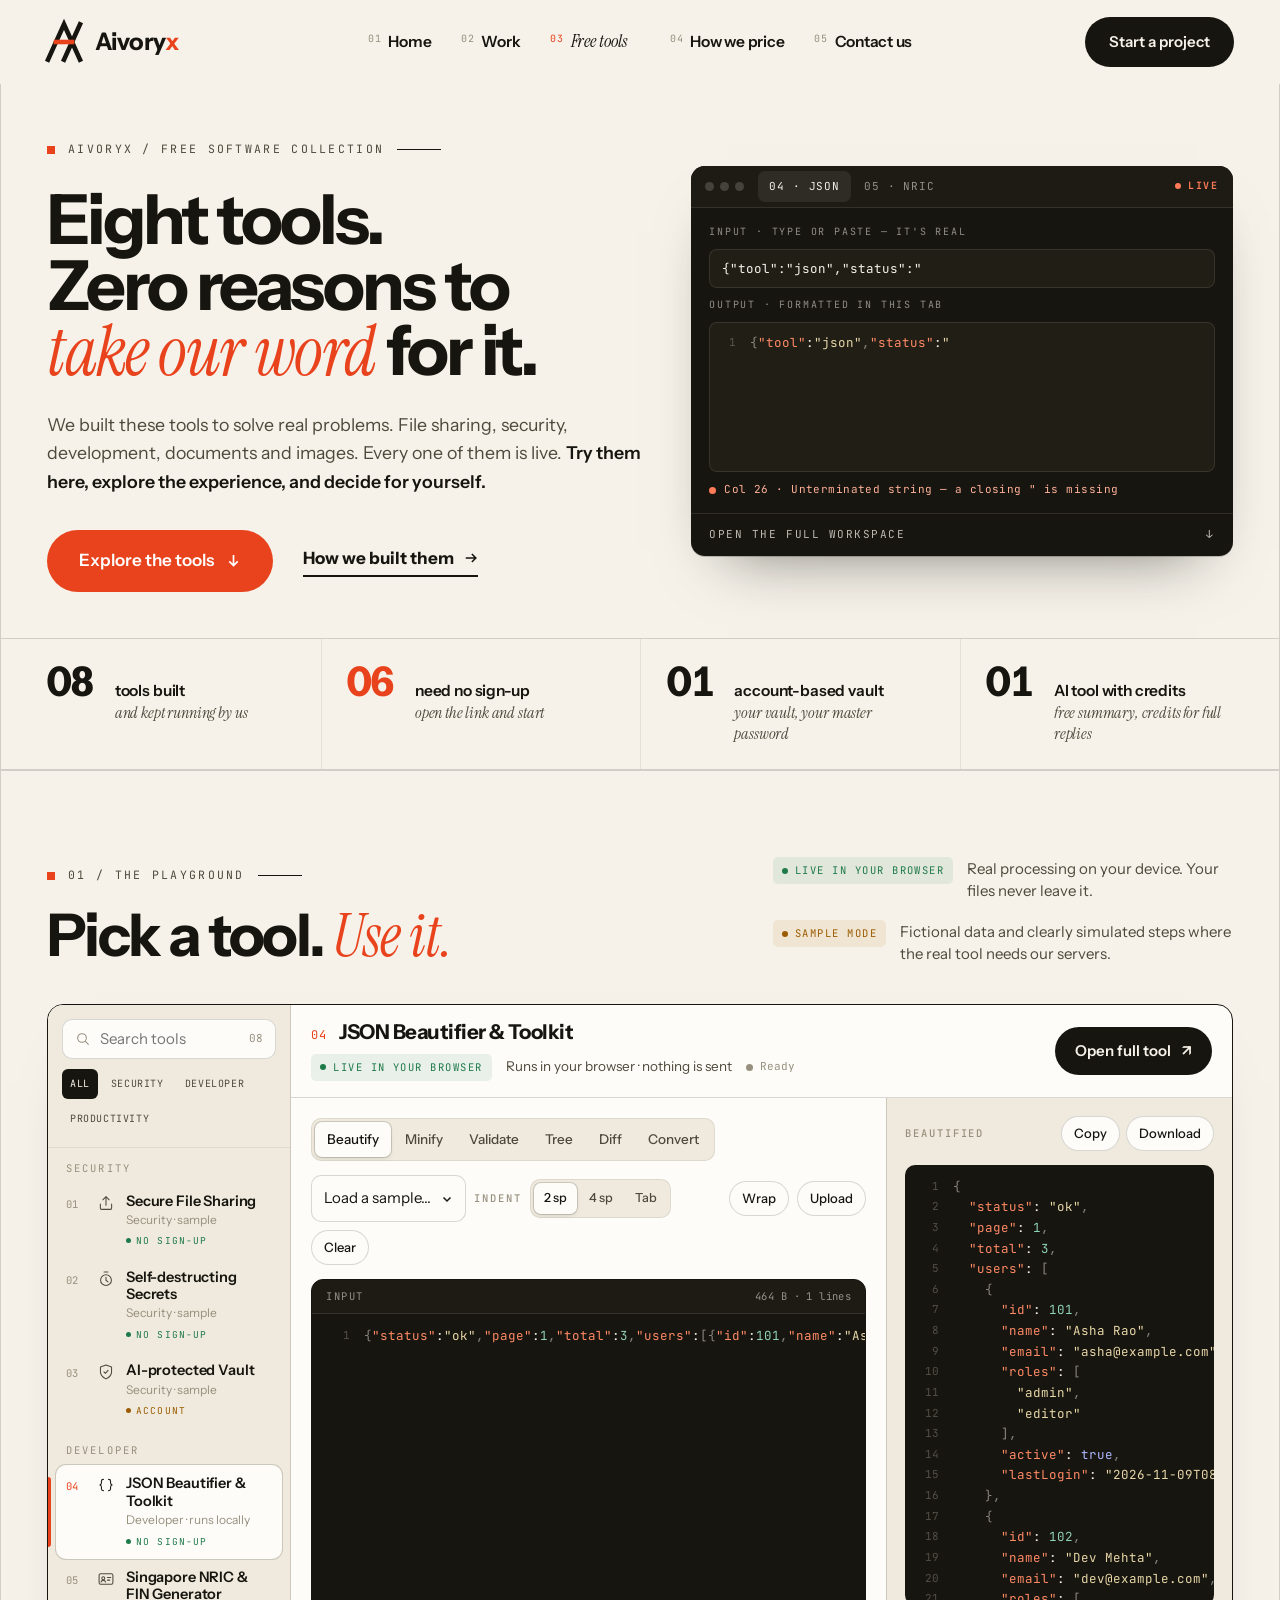
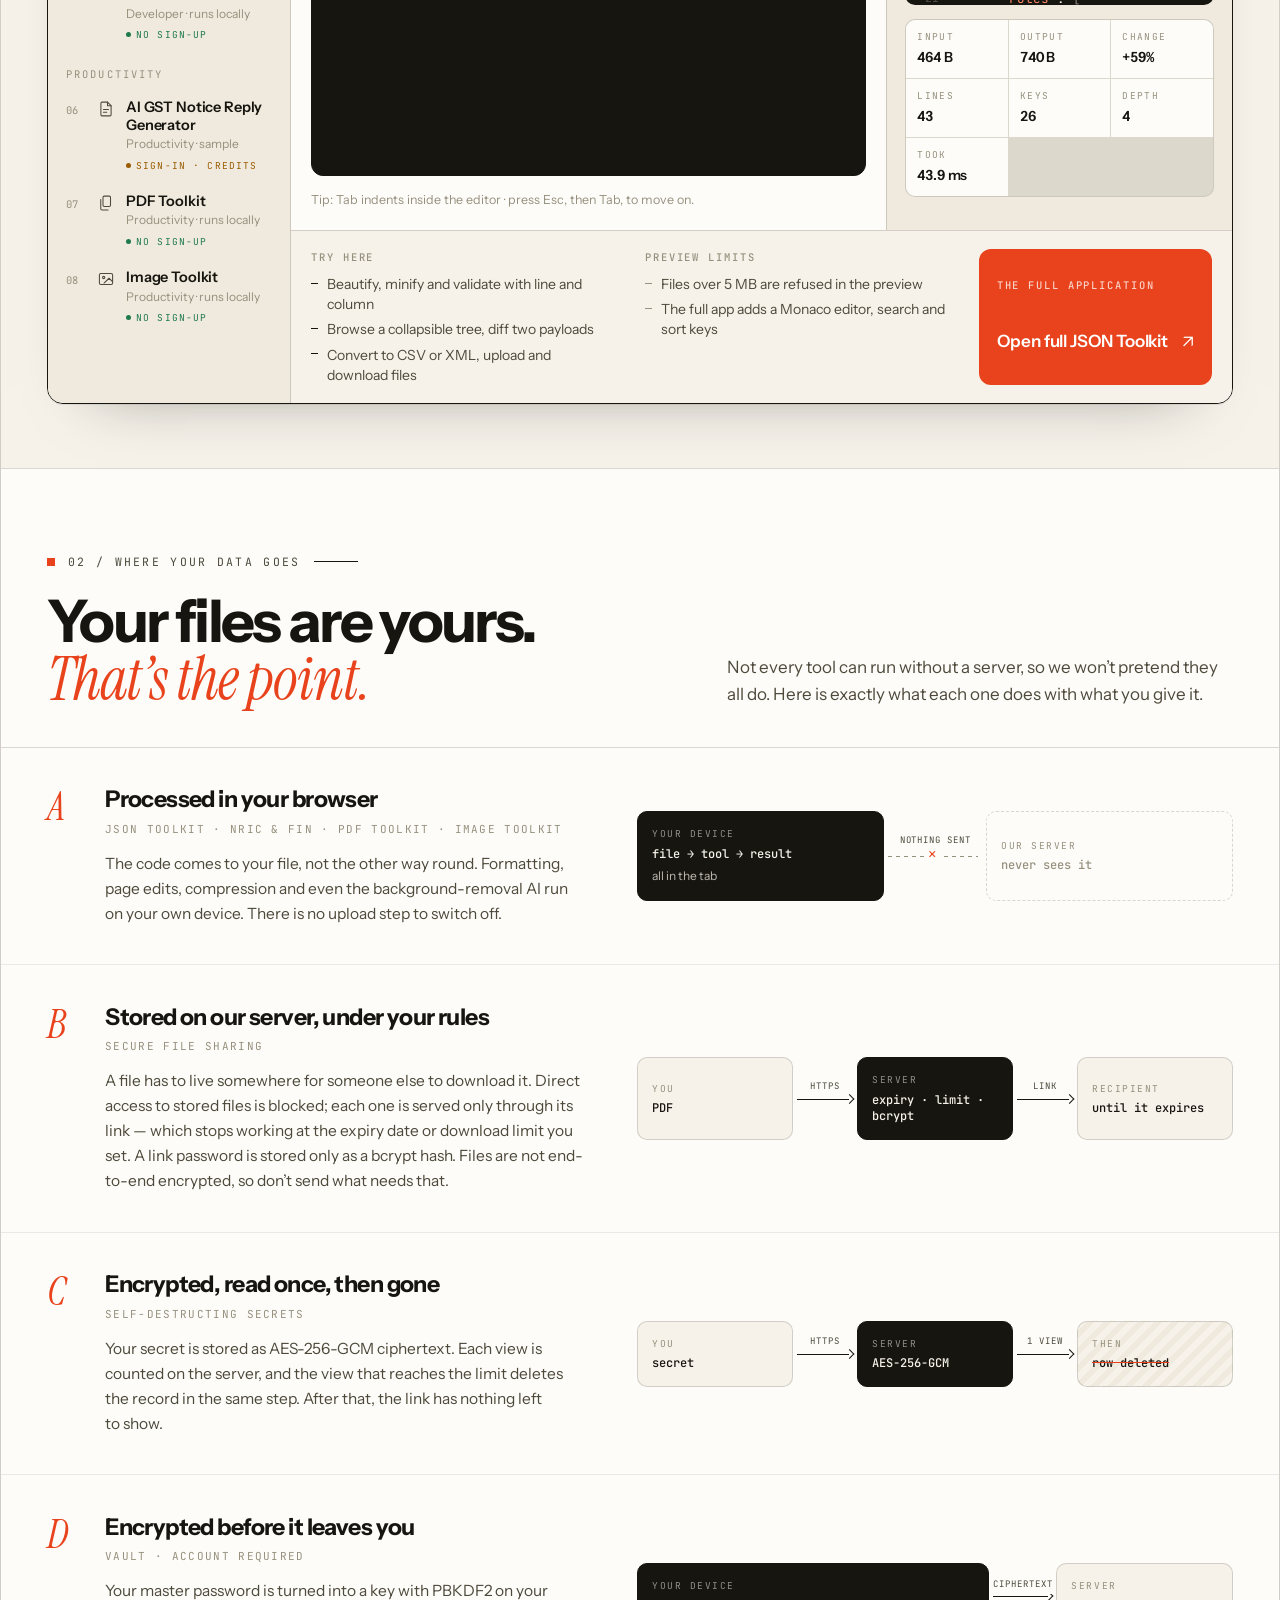
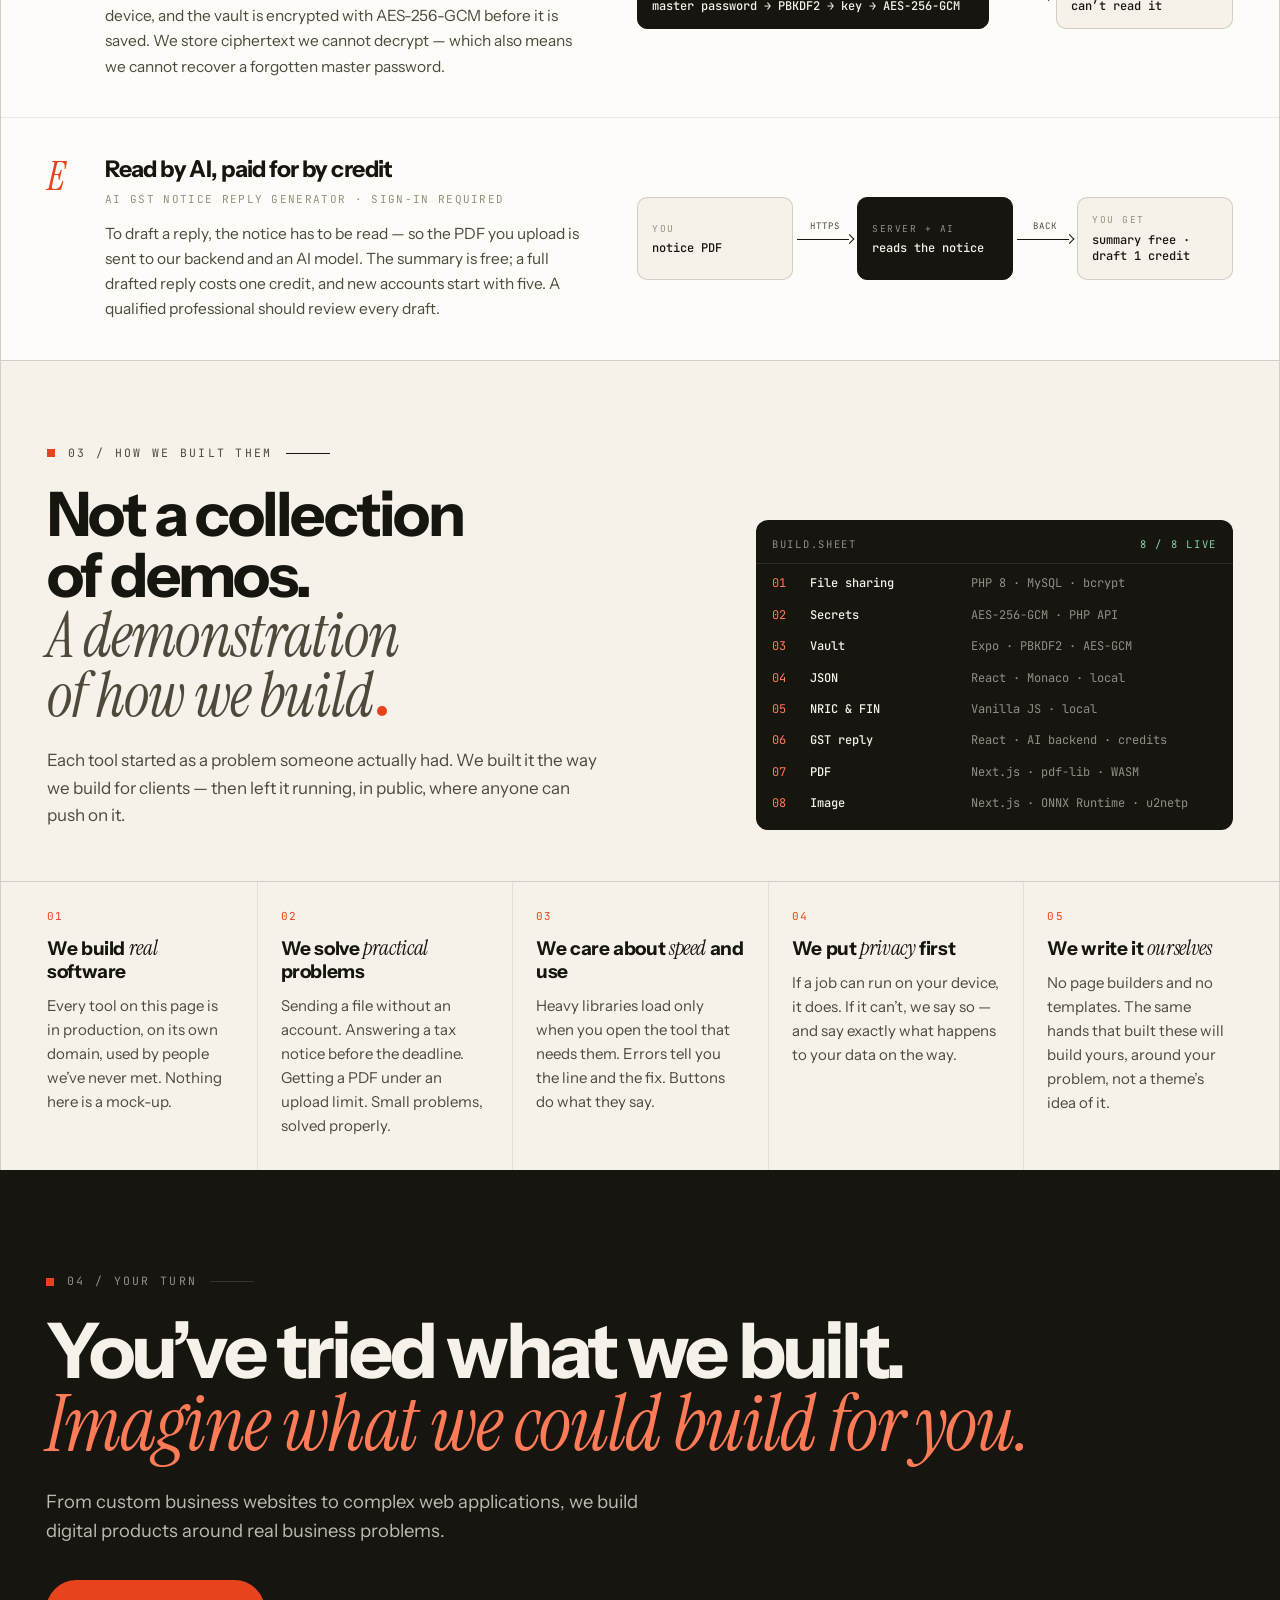
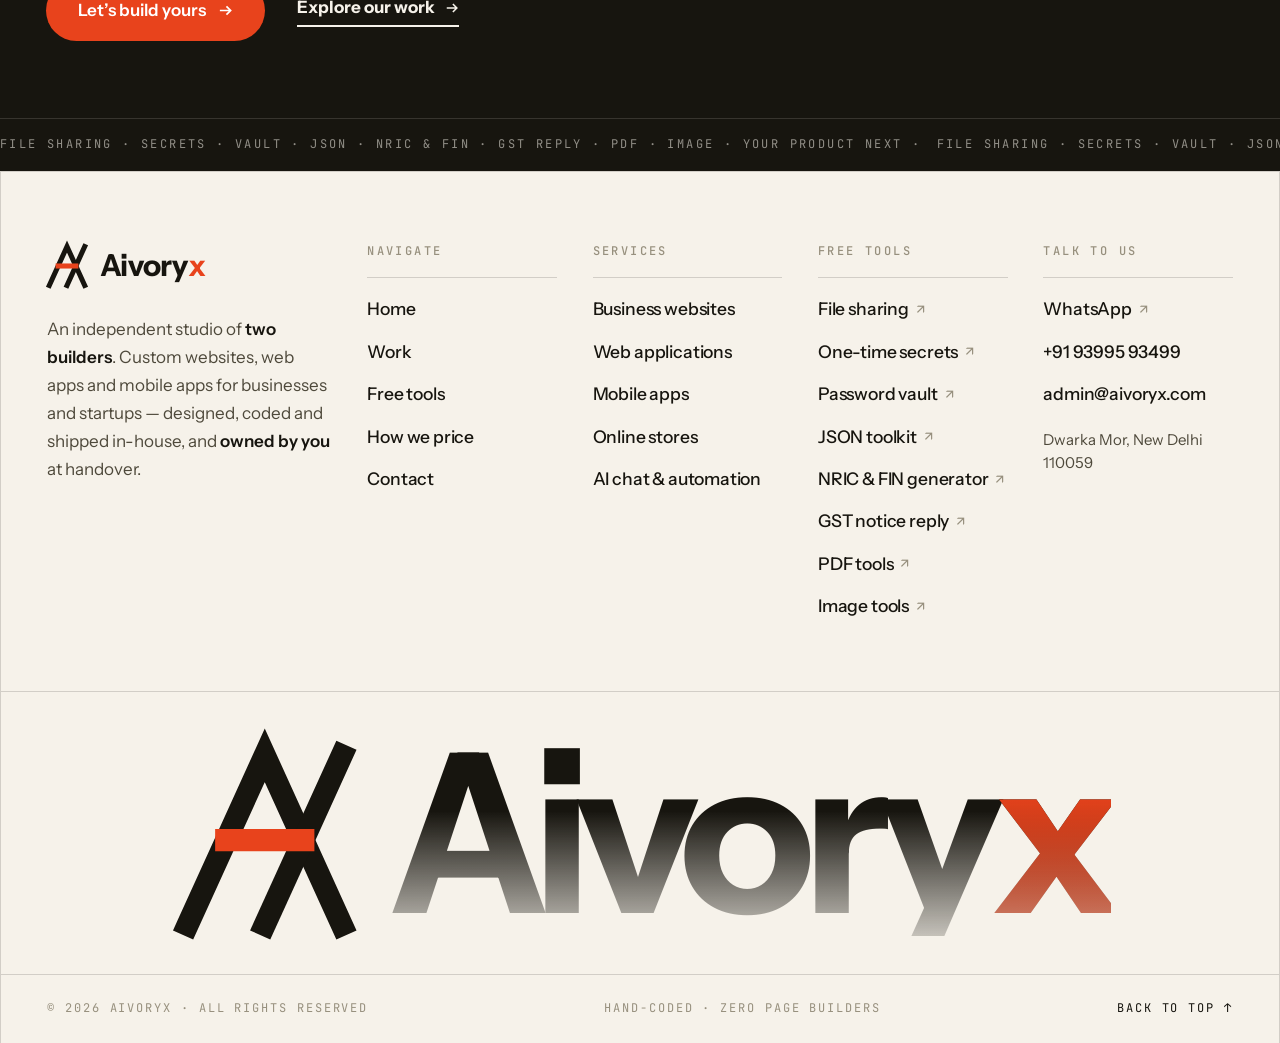
<file: tools.html>
<!DOCTYPE html>
<html lang="en">
<head>
<meta charset="UTF-8">
<meta name="viewport" content="width=device-width, initial-scale=1">
<title>Free Tools — Aivoryx | Eight tools you can use right here</title>
<meta name="description" content="Eight free tools built by Aivoryx — secure file sharing, one-time secrets, a password vault, a JSON toolkit, an NRIC & FIN test-data generator, a GST notice reply generator, PDF tools and image tools. Try each one on this page before you open it.">
<meta name="theme-color" content="#F6F2EA">
<link rel="canonical" href="https://aivoryx.com/tools.html">

<meta property="og:type" content="website">
<meta property="og:site_name" content="Aivoryx">
<meta property="og:title" content="Aivoryx — Eight tools. Zero reasons to take our word for it.">
<meta property="og:description" content="Not screenshots. Working previews of the eight free tools we built and keep running — JSON, PDF and image tools process real files right in your browser.">
<meta property="og:url" content="https://aivoryx.com/tools.html">
<meta property="og:image" content="https://aivoryx.com/assets/img/brand/og-card.jpg">
<meta property="og:image:width" content="1200">
<meta property="og:image:height" content="630">
<meta property="og:image:alt" content="Aivoryx: websites built like software, not like templates">
<meta name="twitter:card" content="summary_large_image">

<link rel="icon" href="assets/img/brand/favicon.svg" type="image/svg+xml">
<link rel="manifest" href="site.webmanifest">

<link rel="preconnect" href="https://fonts.googleapis.com">
<link rel="preconnect" href="https://fonts.gstatic.com" crossorigin>
<link href="https://fonts.googleapis.com/css2?family=Instrument+Sans:wght@400;500;600;700&family=Instrument+Serif:ital@0;1&family=JetBrains+Mono:wght@400;500;700&display=swap" rel="stylesheet">

<!-- order matters: tokens first, responsive, then this page last -->
<link rel="stylesheet" href="assets/css/tokens.css">
<link rel="stylesheet" href="assets/css/base.css">
<link rel="stylesheet" href="assets/css/components.css">
<link rel="stylesheet" href="assets/css/close.css">
<link rel="stylesheet" href="assets/css/responsive.css">
<link rel="stylesheet" href="assets/css/tools.css">
<link rel="modulepreload" href="assets/js/tools/lib.js">
<link rel="modulepreload" href="assets/js/tools/t-json.js">
<script>
document.documentElement.classList.add('js');
/* Big screens: scale the whole page as one piece (same as the homepage).
   1340 must match the 1341px breakpoint in tokens.css. */
(function (r, W) {
  function fit() { r.style.zoom = innerWidth > W ? innerWidth / W : ''; }
  fit();
  addEventListener('resize', fit);
})(document.documentElement, 1340);
</script>

<script type="application/ld+json">
{"@context":"https://schema.org","@type":"CollectionPage","name":"Aivoryx — Free tools","url":"https://aivoryx.com/tools.html",
 "description":"Eight free tools built and run by Aivoryx, each with a working preview.",
 "publisher":{"@type":"Organization","name":"Aivoryx","url":"https://aivoryx.com/"},
 "hasPart":[
  {"@type":"SoftwareApplication","name":"Secure File Sharing","url":"https://fileshare.aivoryx.com/","applicationCategory":"UtilitiesApplication","operatingSystem":"Web","offers":{"@type":"Offer","price":"0","priceCurrency":"INR"}},
  {"@type":"SoftwareApplication","name":"Self-destructing Secrets","url":"https://secret.aivoryx.com/","applicationCategory":"SecurityApplication","operatingSystem":"Web","offers":{"@type":"Offer","price":"0","priceCurrency":"INR"}},
  {"@type":"SoftwareApplication","name":"Aivoryx Vault","url":"https://vault.aivoryx.com/","applicationCategory":"SecurityApplication","operatingSystem":"Web","offers":{"@type":"Offer","price":"0","priceCurrency":"INR"}},
  {"@type":"SoftwareApplication","name":"JSON Beautifier & Toolkit","url":"https://jsonbeautifier.aivoryx.com/","applicationCategory":"DeveloperApplication","operatingSystem":"Web","offers":{"@type":"Offer","price":"0","priceCurrency":"INR"}},
  {"@type":"SoftwareApplication","name":"Singapore NRIC & FIN Generator","url":"https://nric-generator.aivoryx.com/","applicationCategory":"DeveloperApplication","operatingSystem":"Web","offers":{"@type":"Offer","price":"0","priceCurrency":"INR"}},
  {"@type":"SoftwareApplication","name":"AI GST Notice Reply Generator","url":"https://gstreply.aivoryx.com/","applicationCategory":"BusinessApplication","operatingSystem":"Web"},
  {"@type":"SoftwareApplication","name":"PDF Toolkit","url":"https://pdf-tools.aivoryx.com/","applicationCategory":"UtilitiesApplication","operatingSystem":"Web","offers":{"@type":"Offer","price":"0","priceCurrency":"INR"}},
  {"@type":"SoftwareApplication","name":"Image Toolkit","url":"https://image-tools.aivoryx.com/","applicationCategory":"MultimediaApplication","operatingSystem":"Web","offers":{"@type":"Offer","price":"0","priceCurrency":"INR"}}]}
</script>
</head>
<body>
<a class="skip" href="#main">Skip to content</a>

<!-- ================= NAV — same five, Free tools is current ================= -->
<nav class="nav" id="nav" aria-label="Main">
  <div class="in">
    <a class="brand" href="index.html" aria-label="Aivoryx — home">
      <svg viewBox="7 -6 90 104" fill="none" aria-hidden="true">
        <path d="M12 90 L52 2 L92 90" stroke="#17150F" stroke-width="11.5" stroke-linecap="square"/>
        <path d="M52 90 L92 2" stroke="#17150F" stroke-width="11.5" stroke-linecap="square"/>
        <path d="M32 46 L72 46" stroke="#E8431C" stroke-width="11.5" stroke-linecap="square"/>
      </svg>
      <span>Aivory<em>x</em></span>
    </a>
    <div class="menu">
      <a href="index.html"><i aria-hidden="true">01</i><span class="lbl"><b>Home</b><em aria-hidden="true">Home</em></span></a>
      <a href="work.html"><i aria-hidden="true">02</i><span class="lbl"><b>Work</b><em aria-hidden="true">Work</em></span></a>
      <a href="tools.html" aria-current="page"><i aria-hidden="true">03</i><span class="lbl"><b>Free tools</b><em aria-hidden="true">Free tools</em></span></a>
      <a href="pricing.html"><i aria-hidden="true">04</i><span class="lbl"><b>How we price</b><em aria-hidden="true">How we price</em></span></a>
      <a href="contact.html"><i aria-hidden="true">05</i><span class="lbl"><b>Contact us</b><em aria-hidden="true">Contact us</em></span></a>
    </div>
    <div class="nav-right">
      <a class="cta" href="index.html#enquiry">Start a project</a>
      <button class="burger" id="burger" type="button" aria-controls="sheet" aria-expanded="false" aria-label="Open menu"><span></span><span></span></button>
    </div>
  </div>
</nav>
<div class="sheet" id="sheet">
  <a class="big" href="index.html">Home <span>01</span></a>
  <a class="big" href="work.html">Work <span>02</span></a>
  <a class="big" href="tools.html" aria-current="page">Free tools <span>03</span></a>
  <a class="big" href="pricing.html">How we price <span>04</span></a>
  <a class="big" href="contact.html">Contact us <span>05</span></a>
  <a class="btn" href="index.html#enquiry">Start a project
    <svg width="15" height="15" viewBox="0 0 16 16" fill="none" aria-hidden="true"><path d="M2 8h11M9 3.5 13.5 8 9 12.5" stroke="currentColor" stroke-width="1.8"/></svg>
  </a>
</div>

<main class="frame" id="top">
<span id="main"></span>

  <!-- ============ HERO — a working miniature instead of a picture ============ -->
  <section class="th" aria-labelledby="hero-h">
    <div class="th-in">
      <div class="th-l">
        <div class="wt-lab rise"><i></i>Aivoryx / Free software collection</div>
        <h1 class="rise d1" id="hero-h"><span class="ln">Eight tools.</span> <span class="ln">Zero reasons to <em>take our word</em> for it.</span></h1>
        <p class="th-sub rise d2">We built these tools to solve real problems. File sharing, security, development, documents and images. Every one of them is live. <b>Try them here, explore the experience, and decide for yourself.</b></p>
        <div class="th-act rise d3">
          <a class="btn" href="#tools">Explore the tools
            <svg width="15" height="15" viewBox="0 0 16 16" fill="none" aria-hidden="true"><path d="M8 2v11M3.5 9 8 13.5 12.5 9" stroke="currentColor" stroke-width="1.8"/></svg>
          </a>
          <a class="biglink" href="#why">How we built them
            <svg width="14" height="14" viewBox="0 0 16 16" fill="none" aria-hidden="true"><path d="M2 8h11M9 3.5 13.5 8 9 12.5" stroke="currentColor" stroke-width="1.8"/></svg>
          </a>
        </div>
      </div>

      <!-- the live miniature: real parser, real checksum -->
      <div class="mini rise d2" id="mini" aria-label="Live miniature workspace">
        <div class="mini-bar">
          <span class="mini-dots" aria-hidden="true"><i></i><i></i><i></i></span>
          <div class="mini-tabs" role="tablist" aria-label="Miniature tools">
            <button type="button" role="tab" id="mt-1" aria-selected="true" aria-controls="mp-1">04 · JSON</button>
            <button type="button" role="tab" id="mt-2" aria-selected="false" aria-controls="mp-2" tabindex="-1">05 · NRIC</button>
          </div>
          <span class="lv">Live</span>
        </div>
        <div class="mini-pane" role="tabpanel" id="mp-1" aria-labelledby="mt-1">
          <label class="mini-k" for="mini-in">Input · type or paste — it's real</label>
          <input class="mini-in" id="mini-in" type="text" spellcheck="false" autocomplete="off" value='{"tool":"json","status":"live","checks":["parse","format"],"ms":0.4}'>
          <div class="mini-k">Output · formatted in this tab</div>
          <pre class="jx-hl mini-out" id="mini-out" aria-live="off"></pre>
          <div class="mini-stat" id="mini-stat" data-s="ok" role="status">Valid</div>
        </div>
        <div class="mini-pane" role="tabpanel" id="mp-2" aria-labelledby="mt-2" hidden>
          <div class="mini-k">Synthetic test ID · checksum-valid</div>
          <output class="mini-id" id="mini-id" aria-live="polite"></output>
          <div class="mini-sum" id="mini-sum"></div>
          <button class="tw-btn ghost" type="button" id="mini-gen">Generate another</button>
          <p class="mini-note">Not an issued identity. For software testing only.</p>
        </div>
        <a class="mini-foot" href="#tools" data-tool="json">Open the full workspace <span aria-hidden="true">↓</span></a>
      </div>
    </div>

    <!-- the access facts, one per line, easy to change -->
    <ul class="th-strip rise d3" aria-label="At a glance">
      <li><b><span data-count="8" data-pad="2">08</span></b><span>tools built<em>and kept running by us</em></span></li>
      <li class="hot"><b><span data-count="6" data-pad="2">06</span></b><span>need no sign-up<em>open the link and start</em></span></li>
      <li><b><span data-count="1" data-pad="2">01</span></b><span>account-based vault<em>your vault, your master password</em></span></li>
      <li><b><span data-count="1" data-pad="2">01</span></b><span>AI tool with credits<em>free summary, credits for full replies</em></span></li>
    </ul>
  </section>

  <!-- ============ THE WORKSPACE ============ -->
  <section class="tws" id="tools" aria-labelledby="tws-h">
    <div class="sec-top reveal">
      <div>
        <div class="wt-lab"><i></i>01 / The playground</div>
        <h2 id="tws-h">Pick a tool. <em>Use it.</em></h2>
      </div>
      <dl class="legend">
        <div><dt><span class="ws-mode local">Live in your browser</span></dt><dd>Real processing on your device. Your files never leave it.</dd></div>
        <div><dt><span class="ws-mode sample">Sample mode</span></dt><dd>Fictional data and clearly simulated steps where the real tool needs our servers.</dd></div>
      </dl>
    </div>

    <div class="ws" id="ws">
      <aside class="ws-rail" aria-label="Tools">
        <div class="ws-find">
          <label class="vh" for="ws-search">Search tools</label>
          <svg viewBox="0 0 24 24" width="16" height="16" fill="none" stroke="currentColor" stroke-width="1.6" aria-hidden="true"><circle cx="10.5" cy="10.5" r="6.5"/><path d="m15.5 15.5 5 5"/></svg>
          <input id="ws-search" type="search" placeholder="Search tools" autocomplete="off">
          <span class="ws-count" aria-live="polite"><span id="ws-count">08</span><span class="vh"> tools shown</span></span>
        </div>
        <div class="ws-filters" id="ws-filters" role="group" aria-label="Filter by category">
          <button type="button" data-f="all" aria-pressed="true">All</button>
          <button type="button" data-f="security" aria-pressed="false">Security</button>
          <button type="button" data-f="developer" aria-pressed="false">Developer</button>
          <button type="button" data-f="productivity" aria-pressed="false">Productivity</button>
        </div>
        <ul class="ws-list" id="ws-list" role="tablist" aria-orientation="vertical" aria-label="Tools"></ul>
        <p class="ws-empty" id="ws-empty" hidden>No tool matches. Try “pdf”, “password” or “json”.</p>
      </aside>

      <div class="ws-main" id="ws-panel" role="tabpanel" tabindex="-1">
        <header class="ws-top">
          <div class="ws-title">
            <span class="ws-tn" id="ws-n">04</span>
            <h3 id="ws-name">JSON Beautifier &amp; Toolkit</h3>
          </div>
          <div class="ws-meta">
            <span class="ws-mode local" id="ws-mode">Live in your browser</span>
            <span class="ws-priv" id="ws-privacy">Runs in your browser · nothing is sent</span>
            <span class="ws-status" id="ws-status" data-s="loading" role="status"><i aria-hidden="true"></i><span>Loading</span></span>
          </div>
          <a class="ws-open" id="ws-open" href="https://jsonbeautifier.aivoryx.com/" target="_blank" rel="noopener">Open full tool <span aria-hidden="true">↗</span></a>
        </header>

        <div class="ws-body">
          <div class="ws-stage" id="ws-stage" aria-label="Tool"></div>
          <aside class="ws-out" aria-label="Result">
            <button class="ws-out-t" id="ws-out-toggle" type="button" aria-expanded="true" aria-controls="ws-out-body">Result &amp; output</button>
            <div class="ws-out-b" id="ws-out-body"></div>
          </aside>
        </div>

        <footer class="ws-foot">
          <div><h4 class="tw-k">Try here</h4><ul id="ws-can"></ul></div>
          <div><h4 class="tw-k">Preview limits</h4><ul id="ws-lim"></ul></div>
          <a class="ws-cta" id="ws-cta" href="https://jsonbeautifier.aivoryx.com/" target="_blank" rel="noopener">
            <span class="tw-k">The full application</span>
            <b id="ws-cta-name">Open full JSON Toolkit</b>
            <i aria-hidden="true">↗</i>
          </a>
        </footer>
      </div>
    </div>
    <noscript><p class="ws-nojs">The previews need JavaScript. Every tool also works on its own — the links are in the footer below.</p></noscript>
  </section>

  <!-- ============ PRIVACY — five models, drawn ============ -->
  <section class="pv" id="privacy" aria-labelledby="pv-h">
    <div class="sec-top reveal">
      <div>
        <div class="wt-lab"><i></i>02 / Where your data goes</div>
        <h2 id="pv-h"><span class="ln">Your files are yours.</span> <em class="ln">That&rsquo;s the point.</em></h2>
      </div>
      <p class="note">Not every tool can run without a server, so we won&rsquo;t pretend they all do. Here is exactly what each one does with what you give it.</p>
    </div>

    <ol class="pv-list">
      <li class="pv-row reveal">
        <div class="pv-t">
          <span class="pv-n">A</span>
          <h3>Processed in your browser</h3>
          <p class="pv-tools">JSON Toolkit · NRIC &amp; FIN · PDF Toolkit · Image Toolkit</p>
          <p>The code comes to your file, not the other way round. Formatting, page edits, compression and even the background-removal AI run on your own device. There is no upload step to switch off.</p>
        </div>
        <div class="dg" aria-label="Diagram: your file stays on your device; nothing goes to a server">
          <div class="dg-box on"><span class="dg-k">Your device</span><b>file → tool → result</b><span class="dg-s">all in the tab</span></div>
          <div class="dg-line cut"><span>nothing sent</span></div>
          <div class="dg-box off"><span class="dg-k">Our server</span><b>never sees it</b></div>
        </div>
      </li>
      <li class="pv-row reveal">
        <div class="pv-t">
          <span class="pv-n">B</span>
          <h3>Stored on our server, under your rules</h3>
          <p class="pv-tools">Secure File Sharing</p>
          <p>A file has to live somewhere for someone else to download it. Direct access to stored files is blocked; each one is served only through its link — which stops working at the expiry date or download limit you set. A link password is stored only as a bcrypt hash. Files are not end-to-end encrypted, so don&rsquo;t send what needs that.</p>
        </div>
        <div class="dg" aria-label="Diagram: file goes over HTTPS to our server, then to the recipient while the link is valid">
          <div class="dg-box"><span class="dg-k">You</span><b>PDF</b></div>
          <div class="dg-line"><span>https</span></div>
          <div class="dg-box on"><span class="dg-k">Server</span><b>expiry · limit · bcrypt</b></div>
          <div class="dg-line"><span>link</span></div>
          <div class="dg-box"><span class="dg-k">Recipient</span><b>until it expires</b></div>
        </div>
      </li>
      <li class="pv-row reveal">
        <div class="pv-t">
          <span class="pv-n">C</span>
          <h3>Encrypted, read once, then gone</h3>
          <p class="pv-tools">Self-destructing Secrets</p>
          <p>Your secret is stored as AES-256-GCM ciphertext. Each view is counted on the server, and the view that reaches the limit deletes the record in the same step. After that, the link has nothing left to show.</p>
        </div>
        <div class="dg" aria-label="Diagram: secret stored encrypted, read once, then deleted">
          <div class="dg-box"><span class="dg-k">You</span><b>secret</b></div>
          <div class="dg-line"><span>https</span></div>
          <div class="dg-box on"><span class="dg-k">Server</span><b>AES-256-GCM</b></div>
          <div class="dg-line"><span>1 view</span></div>
          <div class="dg-box burn"><span class="dg-k">Then</span><b>row deleted</b></div>
        </div>
      </li>
      <li class="pv-row reveal">
        <div class="pv-t">
          <span class="pv-n">D</span>
          <h3>Encrypted before it leaves you</h3>
          <p class="pv-tools">Vault · account required</p>
          <p>Your master password is turned into a key with PBKDF2 on your device, and the vault is encrypted with AES-256-GCM before it is saved. We store ciphertext we cannot decrypt — which also means we cannot recover a forgotten master password.</p>
        </div>
        <div class="dg" aria-label="Diagram: vault is encrypted on your device; the server stores only ciphertext">
          <div class="dg-box on wide"><span class="dg-k">Your device</span><b>master password → PBKDF2 → key → AES-256-GCM</b></div>
          <div class="dg-line"><span>ciphertext</span></div>
          <div class="dg-box"><span class="dg-k">Server</span><b>can&rsquo;t read it</b></div>
        </div>
      </li>
      <li class="pv-row reveal">
        <div class="pv-t">
          <span class="pv-n">E</span>
          <h3>Read by AI, paid for by credit</h3>
          <p class="pv-tools">AI GST Notice Reply Generator · sign-in required</p>
          <p>To draft a reply, the notice has to be read — so the PDF you upload is sent to our backend and an AI model. The summary is free; a full drafted reply costs one credit, and new accounts start with five. A qualified professional should review every draft.</p>
        </div>
        <div class="dg" aria-label="Diagram: notice goes to our server and an AI model; summary free, full draft one credit">
          <div class="dg-box"><span class="dg-k">You</span><b>notice PDF</b></div>
          <div class="dg-line"><span>https</span></div>
          <div class="dg-box on"><span class="dg-k">Server + AI</span><b>reads the notice</b></div>
          <div class="dg-line"><span>back</span></div>
          <div class="dg-box"><span class="dg-k">You get</span><b>summary free · draft 1 credit</b></div>
        </div>
      </li>
    </ol>
  </section>

  <!-- ============ WHY — editorial ============ -->
  <section class="wy" id="why" aria-labelledby="wy-h">
    <div class="wy-in">
      <div class="wy-l reveal">
        <div class="wt-lab"><i></i>03 / How we built them</div>
        <h2 id="wy-h"><span class="ln">Not a collection of demos.</span> <em class="ln">A demonstration of how we build</em></h2>
        <p class="wy-sub">Each tool started as a problem someone actually had. We built it the way we build for clients — then left it running, in public, where anyone can push on it.</p>
      </div>
      <!-- the subtle technical visual: the real build sheet -->
      <figure class="sheet-x reveal" aria-label="What the eight tools are built with">
        <figcaption><span>build.sheet</span><span>8 / 8 live</span></figcaption>
        <ol>
          <li><i>01</i><b>File sharing</b><span>PHP 8 · MySQL · bcrypt</span></li>
          <li><i>02</i><b>Secrets</b><span>AES-256-GCM · PHP API</span></li>
          <li><i>03</i><b>Vault</b><span>Expo · PBKDF2 · AES-GCM</span></li>
          <li><i>04</i><b>JSON</b><span>React · Monaco · local</span></li>
          <li><i>05</i><b>NRIC &amp; FIN</b><span>Vanilla JS · local</span></li>
          <li><i>06</i><b>GST reply</b><span>React · AI backend · credits</span></li>
          <li><i>07</i><b>PDF</b><span>Next.js · pdf-lib · WASM</span></li>
          <li><i>08</i><b>Image</b><span>Next.js · ONNX Runtime · u2netp</span></li>
        </ol>
      </figure>
    </div>
    <ol class="wy-list">
      <li class="reveal"><i>01</i><h3>We build <em>real</em> software</h3><p>Every tool on this page is in production, on its own domain, used by people we&rsquo;ve never met. Nothing here is a mock-up.</p></li>
      <li class="reveal"><i>02</i><h3>We solve <em>practical</em> problems</h3><p>Sending a file without an account. Answering a tax notice before the deadline. Getting a PDF under an upload limit. Small problems, solved properly.</p></li>
      <li class="reveal"><i>03</i><h3>We care about <em>speed</em> and use</h3><p>Heavy libraries load only when you open the tool that needs them. Errors tell you the line and the fix. Buttons do what they say.</p></li>
      <li class="reveal"><i>04</i><h3>We put <em>privacy</em> first</h3><p>If a job can run on your device, it does. If it can&rsquo;t, we say so — and say exactly what happens to your data on the way.</p></li>
      <li class="reveal"><i>05</i><h3>We write it <em>ourselves</em></h3><p>No page builders and no templates. The same hands that built these will build yours, around your problem, not a theme&rsquo;s idea of it.</p></li>
    </ol>
  </section>

  <!-- ============ CLOSE ============ -->
  <section class="tc" aria-labelledby="tc-h">
    <div class="tc-in reveal">
      <div class="wt-lab on-dark"><i></i>04 / Your turn</div>
      <h2 id="tc-h"><span class="ln">You&rsquo;ve tried what we built.</span> <em class="ln">Imagine what we could build for you.</em></h2>
      <p>From custom business websites to complex web applications, we build digital products around real business problems.</p>
      <div class="tc-act">
        <a class="btn" href="index.html#enquiry">Let&rsquo;s build yours
          <svg width="15" height="15" viewBox="0 0 16 16" fill="none" aria-hidden="true"><path d="M2 8h11M9 3.5 13.5 8 9 12.5" stroke="currentColor" stroke-width="1.8"/></svg>
        </a>
        <a class="biglink" href="work.html">Explore our work
          <svg width="14" height="14" viewBox="0 0 16 16" fill="none" aria-hidden="true"><path d="M2 8h11M9 3.5 13.5 8 9 12.5" stroke="currentColor" stroke-width="1.8"/></svg>
        </a>
      </div>
    </div>
    <div class="tc-tape" aria-hidden="true">
      <span>file sharing · secrets · vault · json · nric &amp; fin · gst reply · pdf · image · your product next ·&nbsp;</span><span>file sharing · secrets · vault · json · nric &amp; fin · gst reply · pdf · image · your product next ·&nbsp;</span>
    </div>
  </section>
</main>

<!-- ================= FOOTER — the site's own ================= -->
<footer class="foot frame" aria-label="Site">
  <div class="foot-top">
    <div class="foot-studio">
      <a class="brand" href="index.html" aria-label="Aivoryx — home">
        <svg viewBox="7 -6 90 104" fill="none" aria-hidden="true">
          <path d="M12 90 L52 2 L92 90" stroke="currentColor" stroke-width="11.5" stroke-linecap="square"/>
          <path d="M52 90 L92 2" stroke="currentColor" stroke-width="11.5" stroke-linecap="square"/>
          <path d="M32 46 L72 46" stroke="#E8431C" stroke-width="11.5" stroke-linecap="square"/>
        </svg>
        <span>Aivory<em>x</em></span>
      </a>
      <p class="foot-about">An independent studio of <b>two builders</b>. Custom websites, web apps and mobile apps for businesses and startups — designed, coded and shipped in-house, and <b>owned by you</b> at handover.</p>
    </div>

    <nav class="foot-col" aria-labelledby="fc-nav">
      <h3 id="fc-nav">Navigate</h3>
      <ul>
        <li><a href="index.html">Home</a></li>
        <li><a href="work.html">Work</a></li>
        <li><a href="tools.html" aria-current="page">Free tools</a></li>
        <li><a href="pricing.html">How we price</a></li>
        <li><a href="contact.html">Contact</a></li>
      </ul>
    </nav>

    <nav class="foot-col" aria-labelledby="fc-svc">
      <h3 id="fc-svc">Services</h3>
      <ul>
        <li><a href="index.html#pricing">Business websites</a></li>
        <li><a href="index.html#pricing">Web applications</a></li>
        <li><a href="index.html#pricing">Mobile apps</a></li>
        <li><a href="index.html#pricing">Online stores</a></li>
        <li><a href="index.html#pricing">AI chat &amp; automation</a></li>
      </ul>
    </nav>

    <nav class="foot-col foot-tools" aria-labelledby="fc-tools">
      <h3 id="fc-tools">Free tools</h3>
      <ul>
        <li><a href="https://fileshare.aivoryx.com/" target="_blank" rel="noopener">File sharing <span class="ext" aria-hidden="true">↗</span></a></li>
        <li><a href="https://secret.aivoryx.com/" target="_blank" rel="noopener">One-time secrets <span class="ext" aria-hidden="true">↗</span></a></li>
        <li><a href="https://vault.aivoryx.com/" target="_blank" rel="noopener">Password vault <span class="ext" aria-hidden="true">↗</span></a></li>
        <li><a href="https://jsonbeautifier.aivoryx.com/" target="_blank" rel="noopener">JSON toolkit <span class="ext" aria-hidden="true">↗</span></a></li>
        <li><a href="https://nric-generator.aivoryx.com/" target="_blank" rel="noopener">NRIC &amp; FIN generator <span class="ext" aria-hidden="true">↗</span></a></li>
        <li><a href="https://gstreply.aivoryx.com/" target="_blank" rel="noopener">GST notice reply <span class="ext" aria-hidden="true">↗</span></a></li>
        <li><a href="https://pdf-tools.aivoryx.com/" target="_blank" rel="noopener">PDF tools <span class="ext" aria-hidden="true">↗</span></a></li>
        <li><a href="https://image-tools.aivoryx.com/" target="_blank" rel="noopener">Image tools <span class="ext" aria-hidden="true">↗</span></a></li>
      </ul>
    </nav>

    <div class="foot-col">
      <h3>Talk to us</h3>
      <ul>
        <li><a href="https://wa.me/919399593499?text=Hi%20Aivoryx%2C%20I%27d%20like%20to%20discuss%20a%20project" target="_blank" rel="noopener">WhatsApp <span class="ext" aria-hidden="true">↗</span></a></li>
        <li><a href="tel:+919399593499">+91 93995 93499</a></li>
        <li><a href="mailto:admin@aivoryx.com">admin@<wbr>aivoryx.com</a></li>
      </ul>
      <span class="addr">Dwarka Mor, New Delhi 110059</span>
    </div>
  </div>

  <a class="foot-mark" href="#top" aria-label="Back to top">
    <svg viewBox="7 -6 90 104" fill="none" aria-hidden="true">
      <path d="M12 90 L52 2 L92 90" stroke="currentColor" stroke-width="11.5" stroke-linecap="square"/>
      <path d="M52 90 L92 2" stroke="currentColor" stroke-width="11.5" stroke-linecap="square"/>
      <path d="M32 46 L72 46" stroke="#E8431C" stroke-width="11.5" stroke-linecap="square"/>
    </svg>
    <span aria-hidden="true">Aivory<em>x</em></span>
  </a>

  <div class="foot-bar">
    <span>© <span data-year>2026</span> Aivoryx · All rights reserved</span>
    <span>Hand-coded · zero page builders</span>
    <a href="#top">Back to top ↑</a>
  </div>
</footer>

<script>
/* the year in the footer */
document.querySelectorAll('[data-year]').forEach(function (e) { e.textContent = new Date().getFullYear(); });
</script>
<script src="assets/js/nav.js" defer></script>
<script src="assets/js/reveal.js" defer></script>
<script type="module" src="assets/js/tools/app.js"></script>
<script type="module" src="assets/js/tools/hero.js"></script>
</body>
</html>
</file>
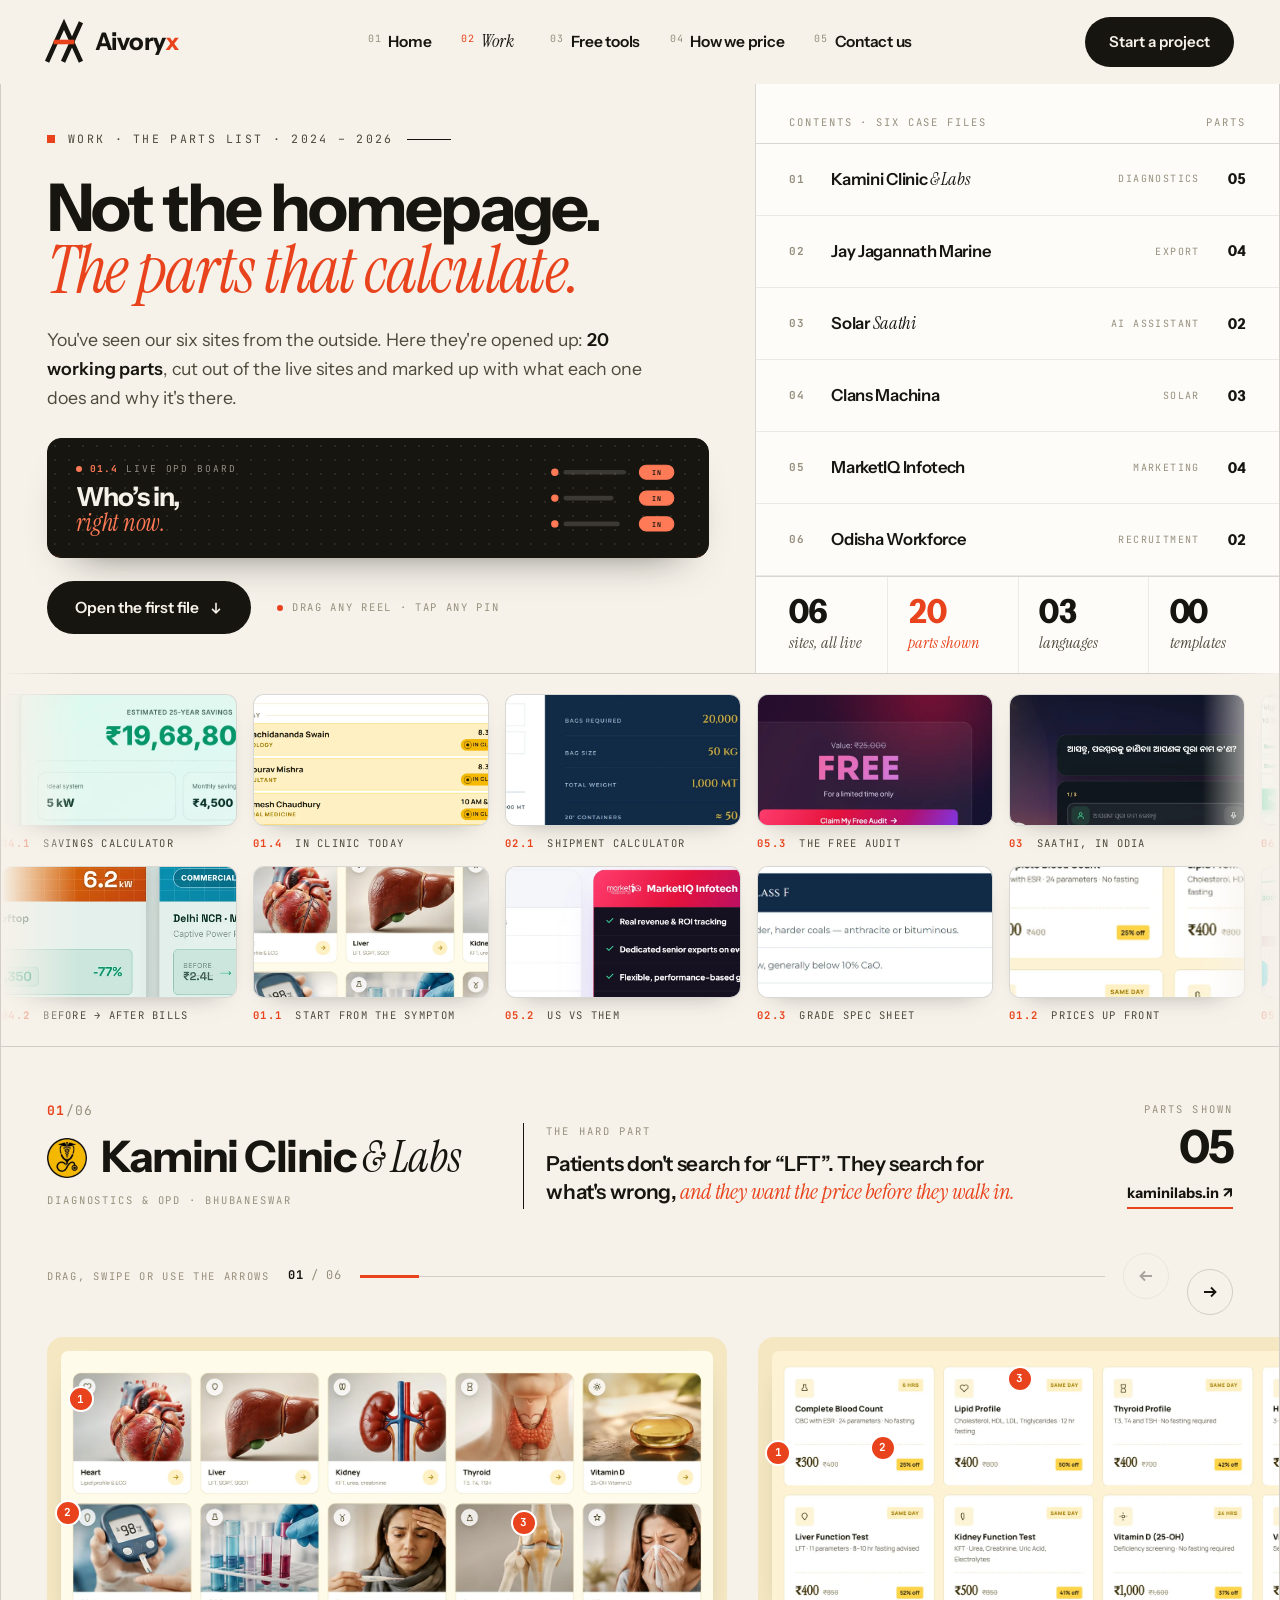
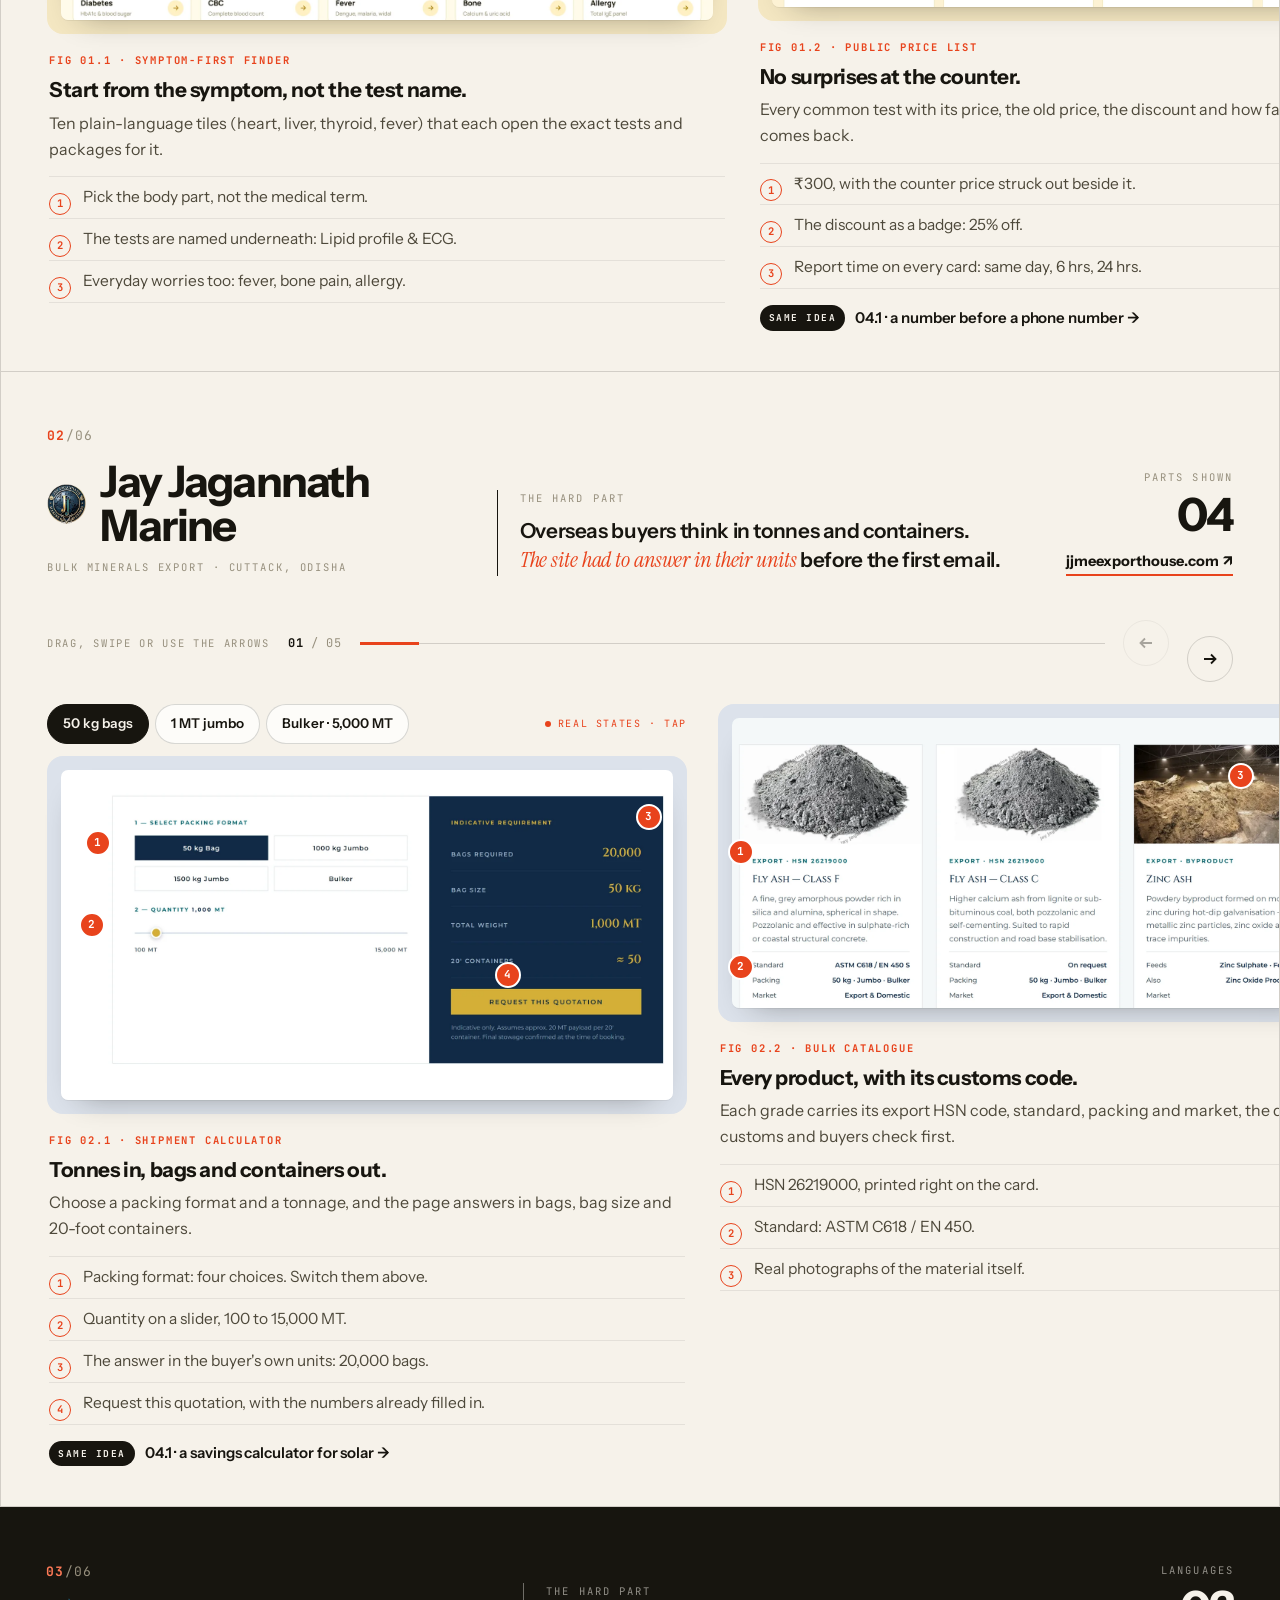
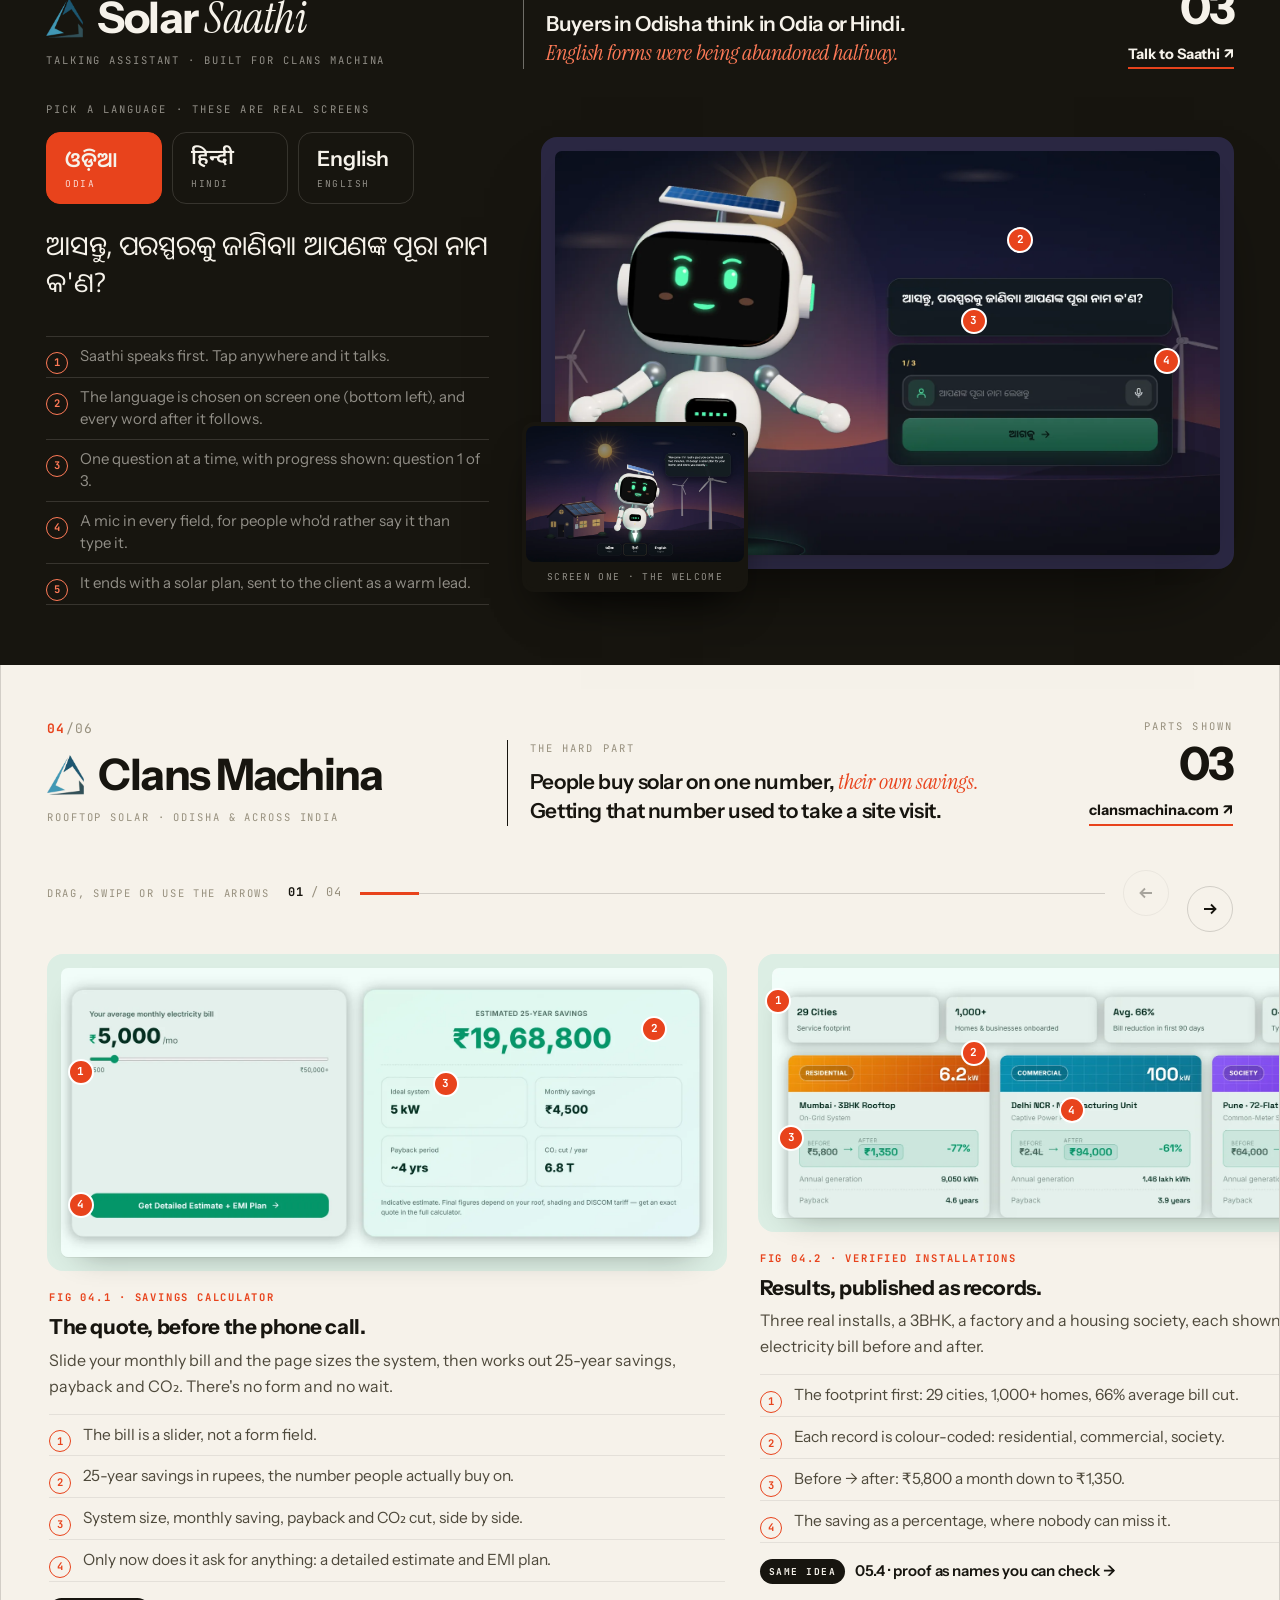
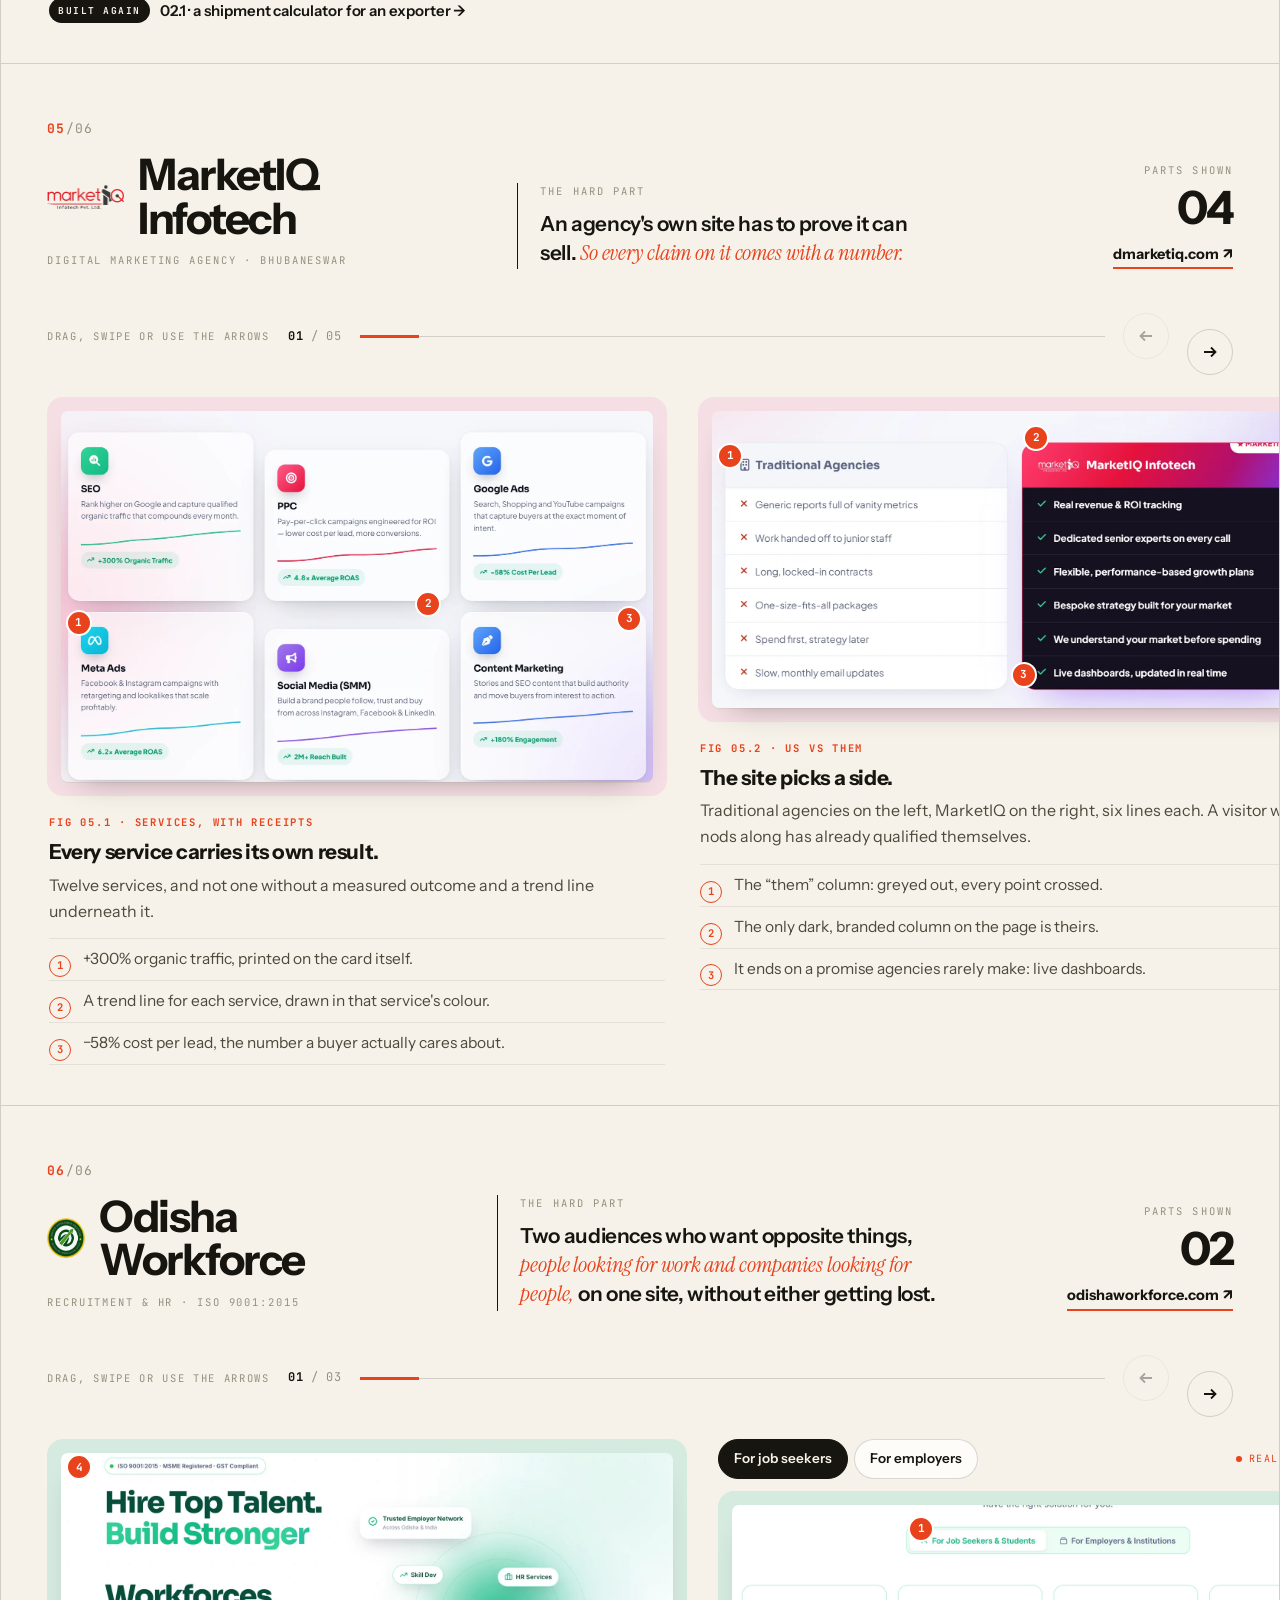
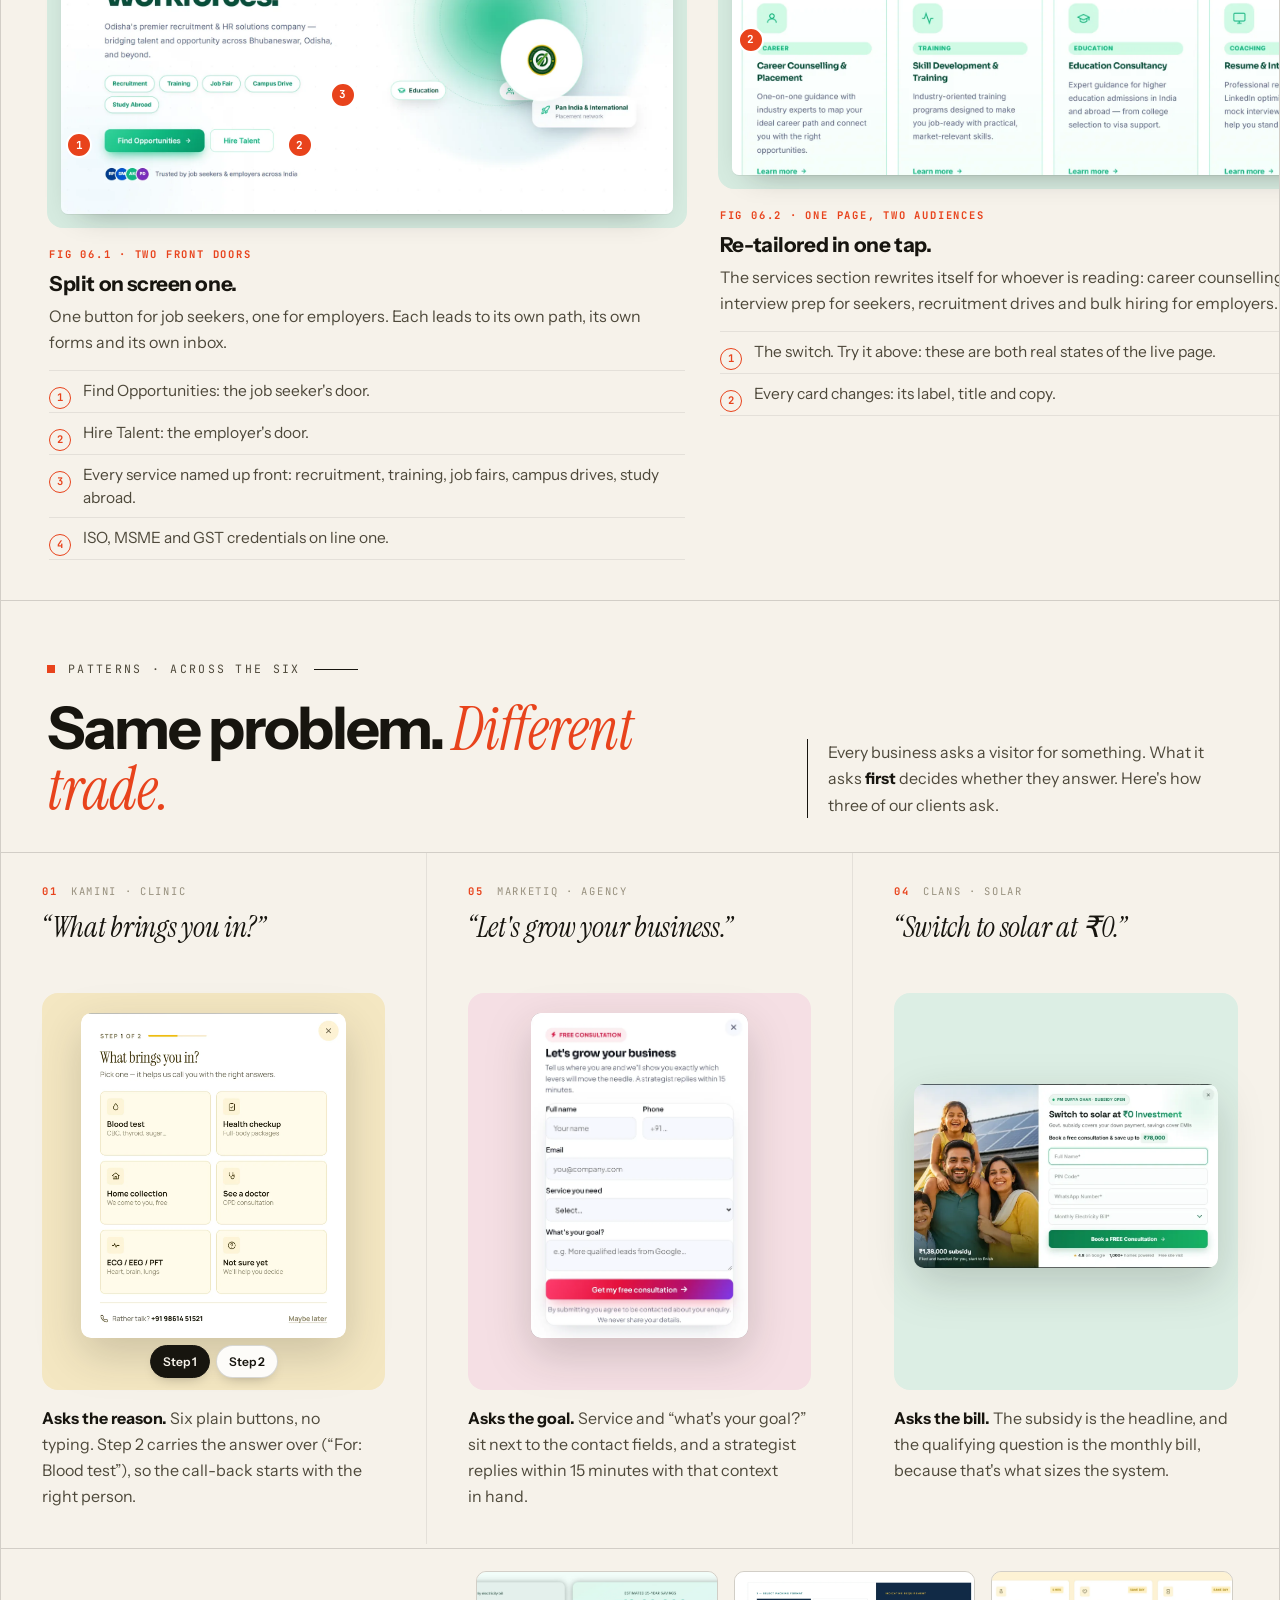
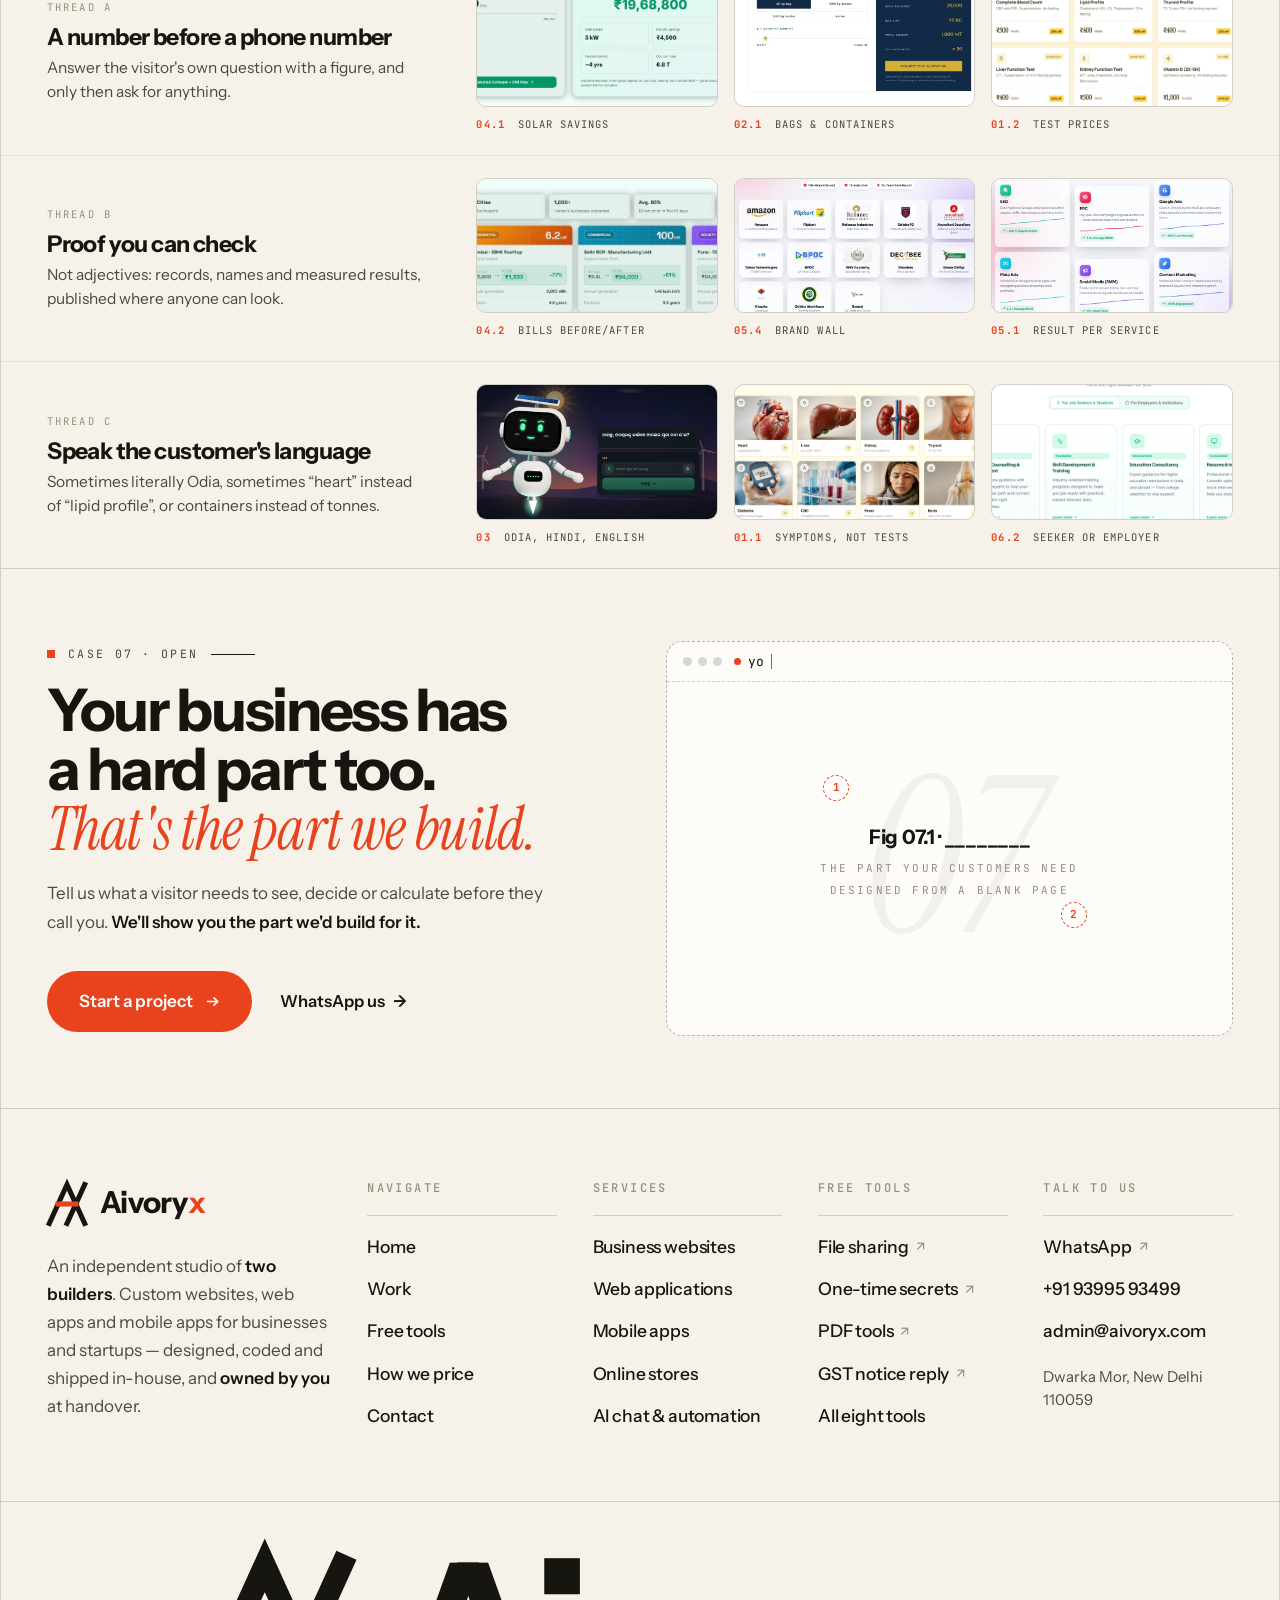
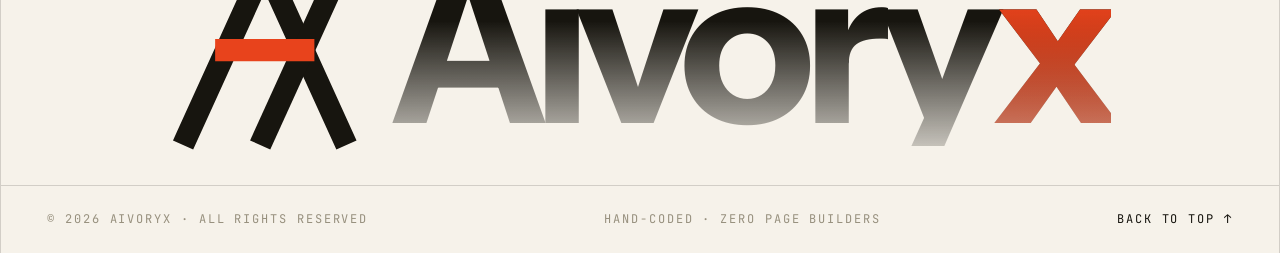
<file: work.html>
<!DOCTYPE html>
<html lang="en">
<head>
<meta charset="UTF-8">
<meta name="viewport" content="width=device-width, initial-scale=1">
<title>Work — Aivoryx | The parts that sell, cut out of six live sites</title>
<meta name="description" content="Not homepages — the working parts inside them. Savings and shipment calculators, symptom-first booking, live OPD boards, lead funnels and an assistant that speaks Odia, cut out of six live client sites and annotated.">
<meta name="theme-color" content="#F6F2EA">
<link rel="canonical" href="https://aivoryx.com/work.html">

<meta property="og:type" content="website">
<meta property="og:site_name" content="Aivoryx">
<meta property="og:title" content="Aivoryx — Not the homepage. The parts that sell.">
<meta property="og:description" content="Twenty-three working parts, cut out of six live client sites and annotated — what each one does, and why we built it.">
<meta property="og:url" content="https://aivoryx.com/work.html">
<meta property="og:image" content="https://aivoryx.com/assets/img/brand/og-card.jpg">
<meta property="og:image:width" content="1200">
<meta property="og:image:height" content="630">
<meta property="og:image:alt" content="Aivoryx: websites built like software, not like templates">
<meta name="twitter:card" content="summary_large_image">

<link rel="icon" href="assets/img/brand/favicon.svg" type="image/svg+xml">
<link rel="manifest" href="site.webmanifest">

<link rel="preconnect" href="https://fonts.googleapis.com">
<link rel="preconnect" href="https://fonts.gstatic.com" crossorigin>
<link href="https://fonts.googleapis.com/css2?family=Instrument+Sans:wght@400;500;600;700&family=Instrument+Serif:ital@0;1&family=JetBrains+Mono:wght@400;500;700&family=Noto+Sans+Oriya:wght@600&family=Noto+Sans+Devanagari:wght@600&display=swap" rel="stylesheet">

<!-- order matters: tokens first, responsive then work last -->
<link rel="stylesheet" href="assets/css/tokens.css">
<link rel="stylesheet" href="assets/css/base.css">
<link rel="stylesheet" href="assets/css/components.css">
<link rel="stylesheet" href="assets/css/close.css">
<link rel="stylesheet" href="assets/css/responsive.css">
<link rel="stylesheet" href="assets/css/work.css">
<script>
document.documentElement.classList.add('js');
/* Big screens: scale the whole page as one piece (same as the homepage).
   1340 must match the 1341px breakpoint in tokens.css. */
(function (r, W) {
  function fit() { r.style.zoom = innerWidth > W ? innerWidth / W : ''; }
  fit();
  addEventListener('resize', fit);
})(document.documentElement, 1340);
</script>

<script type="application/ld+json">
{"@context":"https://schema.org","@type":"CollectionPage","name":"Aivoryx — The parts that sell","url":"https://aivoryx.com/work.html",
 "description":"Working parts cut out of six live client websites built by Aivoryx, each annotated.",
 "hasPart":[
  {"@type":"CreativeWork","name":"Clans Machina","url":"https://clansmachina.com","about":"Rooftop solar website with a bill-to-savings calculator, verified installation records and an Odisha coverage map"},
  {"@type":"CreativeWork","name":"MarketIQ Infotech","url":"https://dmarketiq.com","about":"Digital marketing agency website with a result on every service, a public comparison and a free-audit funnel"},
  {"@type":"CreativeWork","name":"Odisha Workforce Solutions","url":"https://odishaworkforce.com","about":"Recruitment website that splits job seekers and employers on the first screen and re-tailors its services in one tap"},
  {"@type":"CreativeWork","name":"Kamini Clinic & Labs","url":"https://kaminilabs.in","about":"Diagnostics website with symptom-first test finder, public prices, a live OPD board and home-collection booking"},
  {"@type":"CreativeWork","name":"Jay Jagannath Marine Eximss","url":"https://jjmeexporthouse.com","about":"Bulk minerals exporter website with a shipment calculator, grade specifications and HSN-coded catalogue"},
  {"@type":"SoftwareApplication","name":"Solar Saathi","url":"https://saathi.clansmachina.com","applicationCategory":"AI assistant","about":"Talking solar assistant for Clans Machina in Odia, Hindi and English"}]}
</script>
</head>
<body>
<a class="skip" href="#main">Skip to content</a>

<!-- ================= NAV — same five, Work is current ================= -->
<nav class="nav" id="nav" aria-label="Main">
  <div class="in">
    <a class="brand" href="index.html" aria-label="Aivoryx — home">
      <svg viewBox="7 -6 90 104" fill="none" aria-hidden="true">
        <path d="M12 90 L52 2 L92 90" stroke="#17150F" stroke-width="11.5" stroke-linecap="square"/>
        <path d="M52 90 L92 2" stroke="#17150F" stroke-width="11.5" stroke-linecap="square"/>
        <path d="M32 46 L72 46" stroke="#E8431C" stroke-width="11.5" stroke-linecap="square"/>
      </svg>
      <span>Aivory<em>x</em></span>
    </a>
    <div class="menu">
      <a href="index.html"><i aria-hidden="true">01</i><span class="lbl"><b>Home</b><em aria-hidden="true">Home</em></span></a>
      <a href="work.html" aria-current="page"><i aria-hidden="true">02</i><span class="lbl"><b>Work</b><em aria-hidden="true">Work</em></span></a>
      <a href="tools.html"><i aria-hidden="true">03</i><span class="lbl"><b>Free tools</b><em aria-hidden="true">Free tools</em></span></a>
      <a href="pricing.html"><i aria-hidden="true">04</i><span class="lbl"><b>How we price</b><em aria-hidden="true">How we price</em></span></a>
      <a href="contact.html"><i aria-hidden="true">05</i><span class="lbl"><b>Contact us</b><em aria-hidden="true">Contact us</em></span></a>
    </div>
    <div class="nav-right">
      <a class="cta" href="index.html#enquiry">Start a project</a>
      <button class="burger" id="burger" type="button" aria-controls="sheet" aria-expanded="false" aria-label="Open menu"><span></span><span></span></button>
    </div>
  </div>
</nav>
<div class="sheet" id="sheet">
  <a class="big" href="index.html">Home <span>01</span></a>
  <a class="big" href="work.html" aria-current="page">Work <span>02</span></a>
  <a class="big" href="tools.html">Free tools <span>03</span></a>
  <a class="big" href="pricing.html">How we price <span>04</span></a>
  <a class="big" href="contact.html">Contact us <span>05</span></a>
  <a class="btn" href="index.html#enquiry">Start a project
    <svg width="15" height="15" viewBox="0 0 16 16" fill="none" aria-hidden="true"><path d="M2 8h11M9 3.5 13.5 8 9 12.5" stroke="currentColor" stroke-width="1.8"/></svg>
  </a>
</div>

<main class="frame" id="top">
<span id="main"></span>

  <!-- ============ HERO — the parts, not the pages ============ -->
  <section class="wt-hero" aria-labelledby="hero-h">
    <div class="wt-hero-in">
      <div class="wt-hero-l">
        <div class="wt-lab rise"><i></i>Work · the parts list · 2024 – 2026</div>
        <h1 class="rise d1" id="hero-h"><span class="ln">Not the homepage.</span> <em class="ln"><span class="wt-vh">The parts that sell.</span><span aria-hidden="true">The parts that <span class="rot"><span class="on">sell.</span><span>calculate.</span><span>book.</span><span>qualify.</span><span>speak Odia.</span></span></span></em></h1>
        <p class="wt-sub rise d2">You've seen our six sites from the outside. Here they're opened up: <b>20 working parts</b>, cut out of the live sites and marked up with what each one does and why it's there.</p>
        <!-- the display: each case file acted out in type and line — no screenshots.
             In sync with the rows below; cycles on its own, a hovered row takes over. -->
        <a class="peek rise d2" href="#c1" aria-hidden="true" tabindex="-1">
          <span class="peek-view">
            <!-- 01 Kamini — the live OPD board -->
            <span class="sc s-opd on">
              <span class="sc-t"><span class="sc-k"><b>01.4</b>Live OPD board</span><b>Who&rsquo;s in,</b><em>right now.</em></span>
              <svg viewBox="0 0 170 110">
                <g class="r r1"><circle cx="10" cy="22" r="4"/><path d="M24 22h74"/><rect x="118" y="13" width="44" height="18" rx="9"/><text x="140" y="26" text-anchor="middle">IN</text></g>
                <g class="r r2"><circle cx="10" cy="55" r="4"/><path d="M24 55h58"/><rect x="118" y="46" width="44" height="18" rx="9"/><text x="140" y="59" text-anchor="middle">IN</text></g>
                <g class="r r3"><circle cx="10" cy="88" r="4"/><path d="M24 88h66"/><rect x="118" y="79" width="44" height="18" rx="9"/><text x="140" y="92" text-anchor="middle">IN</text></g>
              </svg>
            </span>
            <!-- 02 Jay Jagannath — tonnes into containers -->
            <span class="sc s-box">
              <span class="sc-t"><span class="sc-k"><b>02.1</b>Shipment calculator</span><b>1,000 MT</b><em>&asymp; 50 containers.</em></span>
              <svg viewBox="0 0 170 110">
                <rect x="6" y="20" width="28" height="20" rx="2"/><rect x="38" y="20" width="28" height="20" rx="2"/><rect x="70" y="20" width="28" height="20" rx="2"/><rect x="102" y="20" width="28" height="20" rx="2"/><rect x="134" y="20" width="28" height="20" rx="2"/>
                <rect x="6" y="46" width="28" height="20" rx="2"/><rect x="38" y="46" width="28" height="20" rx="2"/><rect x="70" y="46" width="28" height="20" rx="2"/><rect x="102" y="46" width="28" height="20" rx="2"/><rect x="134" y="46" width="28" height="20" rx="2"/>
                <path class="ax" d="M6 84h156"/><text x="6" y="100">20&rsquo; × 50</text><text x="162" y="100" text-anchor="end">1,000 MT</text>
              </svg>
            </span>
            <!-- 03 Saathi — one assistant, three languages -->
            <span class="sc s-voice">
              <span class="sc-t"><span class="sc-k"><b>03</b>Talks in three languages</span><b class="greet"><span lang="or">ନମସ୍କାର</span><span lang="hi">नमस्ते</span><span lang="en">Hello.</span></b><em>Odia · Hindi · English</em></span>
              <svg viewBox="0 0 170 110">
                <path class="ax" d="M4 55h162"/>
                <g class="wave"><rect x="10" y="40" width="5" height="30" rx="2.5"/><rect x="22" y="30" width="5" height="50" rx="2.5"/><rect x="34" y="45" width="5" height="20" rx="2.5"/><rect x="46" y="22" width="5" height="66" rx="2.5"/><rect x="58" y="35" width="5" height="40" rx="2.5"/><rect x="70" y="28" width="5" height="54" rx="2.5"/><rect x="82" y="42" width="5" height="26" rx="2.5"/><rect x="94" y="18" width="5" height="74" rx="2.5"/><rect x="106" y="34" width="5" height="42" rx="2.5"/><rect x="118" y="44" width="5" height="22" rx="2.5"/><rect x="130" y="30" width="5" height="50" rx="2.5"/><rect x="142" y="40" width="5" height="30" rx="2.5"/><rect x="154" y="47" width="5" height="16" rx="2.5"/></g>
              </svg>
            </span>
            <!-- 04 Clans — bill in, savings out -->
            <span class="sc s-sun">
              <span class="sc-t"><span class="sc-k"><b>04.1</b>Bill in, savings out</span><b>&#8377;4,500</b><em>saved every month.</em></span>
              <svg viewBox="0 0 170 110">
                <path class="arc" d="M96 30a22 22 0 0 1 44 0"/><path class="ray" d="M118 2v6M96 10l4 4M140 10l-4 4"/>
                <rect class="before" x="22" y="18" width="34" height="74" rx="3"/><rect class="after" x="104" y="70" width="34" height="22" rx="3"/>
                <path class="ar" d="M64 60h30M88 54l6 6-6 6"/>
                <path class="ax" d="M6 92h158"/><text x="39" y="106" text-anchor="middle">BEFORE</text><text x="121" y="106" text-anchor="middle">AFTER</text>
              </svg>
            </span>
            <!-- 05 MarketIQ — the free-audit funnel -->
            <span class="sc s-fun">
              <span class="sc-t"><span class="sc-k"><b>05.3</b>The free audit</span><b>Audit first.</b><em>Pitch later.</em></span>
              <svg viewBox="0 0 170 110">
                <rect class="f1" x="10" y="10" width="150" height="14" rx="3"/><rect class="f2" x="30" y="32" width="110" height="14" rx="3"/>
                <rect class="f3" x="50" y="54" width="70" height="14" rx="3"/><rect class="f4" x="70" y="76" width="30" height="14" rx="3"/>
                <circle class="lead" cx="85" cy="102" r="4"/>
              </svg>
            </span>
            <!-- 06 Odisha Workforce — one screen, two front doors -->
            <span class="sc s-door">
              <span class="sc-t"><span class="sc-k"><b>06.1</b>Splits on screen one</span><b>Two front</b><em>doors.</em></span>
              <svg viewBox="0 0 170 110">
                <circle class="you" cx="12" cy="55" r="5"/>
                <path class="path" pathLength="100" d="M18 55h40c22 0 26-30 50-30h18M58 55c22 0 26 30 50 30h18"/>
                <rect class="d1" x="128" y="8" width="34" height="34" rx="3"/><rect class="d2" x="128" y="68" width="34" height="34" rx="3"/>
                <text x="145" y="29" text-anchor="middle">SEEK</text><text x="145" y="89" text-anchor="middle">HIRE</text>
              </svg>
            </span>
          </span>
          <span class="peek-bar"><i></i></span>
        </a>
        <div class="wt-act rise d3">
          <a class="btn-ink" href="#c1">Open the first file
            <svg width="14" height="14" viewBox="0 0 16 16" fill="none" aria-hidden="true"><path d="M8 2v11M3.5 9 8 13.5 12.5 9" stroke="currentColor" stroke-width="1.8"/></svg>
          </a>
          <span class="wt-hint"><i></i>Drag any reel · tap any pin</span>
        </div>
      </div>

      <aside class="wt-hero-r rise d2" aria-label="Contents">
        <div class="toc-k"><span>Contents · six case files</span><span>Parts</span></div>
        <ol class="toc">
          <li><a href="#c1" data-peek="01.4|In clinic today"><i>01</i><b>Kamini Clinic <em>&amp; Labs</em></b><span>Diagnostics</span><u>05</u></a></li>
          <li><a href="#c2" data-peek="02.1|Shipment calculator"><i>02</i><b>Jay Jagannath Marine</b><span>Export</span><u>04</u></a></li>
          <li><a href="#saathi" data-peek="03|Saathi, in Odia"><i>03</i><b>Solar <em>Saathi</em></b><span>AI assistant</span><u>02</u></a></li>
          <li><a href="#c4" data-peek="04.1|Savings calculator"><i>04</i><b>Clans Machina</b><span>Solar</span><u>03</u></a></li>
          <li><a href="#c5" data-peek="05.3|The free audit"><i>05</i><b>MarketIQ Infotech</b><span>Marketing</span><u>04</u></a></li>
          <li><a href="#c6" data-peek="06.1|Two front doors"><i>06</i><b>Odisha Workforce</b><span>Recruitment</span><u>02</u></a></li>
        </ol>
        <ul class="hs" aria-label="At a glance">
          <li><b>06</b><em>sites, all live</em></li>
          <li class="hot"><b>20</b><em>parts shown</em></li>
          <li><b>03</b><em>languages</em></li>
          <li><b>00</b><em>templates</em></li>
        </ul>
      </aside>
    </div>

    <!-- the parts tray: small cut-outs drifting past; each jumps to its plate -->
    <div class="tray rise d3" aria-label="A few of the parts below">
      <div class="tray-row">
        <div class="tray-track">
          <a class="chip" href="#p-04-1" style="--o:70% 18%;--z:2.1"><span class="chip-img"><img src="assets/img/work/features/clans-calc.webp" alt="" width="1600" height="710"></span><span class="chip-k"><b>04.1</b> Savings calculator</span></a>
          <a class="chip" href="#p-01-4" style="--o:60% 12%;--z:1.6"><span class="chip-img"><img src="assets/img/work/features/kam-doctors.webp" alt="" width="1240" height="1920"></span><span class="chip-k"><b>01.4</b> In clinic today</span></a>
          <a class="chip" href="#p-02-1" style="--o:92% 30%;--z:2.3"><span class="chip-img"><img src="assets/img/work/features/jj-calc-bag.webp" alt="" width="1600" height="862"></span><span class="chip-k"><b>02.1</b> Shipment calculator</span></a>
          <a class="chip" href="#p-05-3" style="--o:84% 34%;--z:2.2"><span class="chip-img"><img src="assets/img/work/features/miq-audit.webp" alt="" width="1600" height="784"></span><span class="chip-k"><b>05.3</b> The free audit</span></a>
          <a class="chip" href="#saathi" style="--o:80% 32%;--z:2"><span class="chip-img"><img src="assets/img/work/features/saathi-or.webp" alt="" width="1600" height="971"></span><span class="chip-k"><b>03</b> Saathi, in Odia</span></a>
          <a class="chip" href="#p-06-1" style="--o:14% 80%;--z:2.4"><span class="chip-img"><img src="assets/img/work/features/ows-hero.webp" alt="" width="1600" height="944"></span><span class="chip-k"><b>06.1</b> Two front doors</span></a>
        </div>
      </div>
      <div class="tray-row rev">
        <div class="tray-track">
          <a class="chip" href="#p-04-2" style="--o:22% 66%;--z:2.4"><span class="chip-img"><img src="assets/img/work/features/clans-verified.webp" alt="" width="1600" height="613"></span><span class="chip-k"><b>04.2</b> Before → after bills</span></a>
          <a class="chip" href="#p-01-1" style="--o:10% 30%;--z:1.9"><span class="chip-img"><img src="assets/img/work/features/kam-symptom.webp" alt="" width="1600" height="661"></span><span class="chip-k"><b>01.1</b> Start from the symptom</span></a>
          <a class="chip" href="#p-05-2" style="--o:62% 20%;--z:1.9"><span class="chip-img"><img src="assets/img/work/features/miq-compare.webp" alt="" width="1600" height="775"></span><span class="chip-k"><b>05.2</b> Us vs them</span></a>
          <a class="chip" href="#p-02-3" style="--o:30% 10%;--z:2"><span class="chip-img"><img src="assets/img/work/features/jj-spec.webp" alt="" width="1600" height="604"></span><span class="chip-k"><b>02.3</b> Grade spec sheet</span></a>
          <a class="chip" href="#p-01-2" style="--o:8% 40%;--z:2.4"><span class="chip-img"><img src="assets/img/work/features/kam-prices.webp" alt="" width="1600" height="627"></span><span class="chip-k"><b>01.2</b> Prices up front</span></a>
          <a class="chip" href="#p-05-1" style="--o:12% 50%;--z:2.4"><span class="chip-img"><img src="assets/img/work/features/miq-services.webp" alt="" width="1600" height="1003"></span><span class="chip-k"><b>05.1</b> A result on every service</span></a>
        </div>
      </div>
    </div>
  </section>


  <!-- ===================================================================
       01 · KAMINI CLINIC & LABS
       =================================================================== -->
  <section class="case" id="c1" aria-labelledby="c1-h" style="--tint:#F4E7C2">
    <header class="case-head reveal">
      <div class="ch-id">
        <span class="ch-no">01<i>/06</i></span>
        <div class="ch-name"><img src="assets/img/clients/kamini.webp" alt="" width="44" height="44"><h2 id="c1-h">Kamini Clinic <em>&amp; Labs</em></h2></div>
        <span class="ch-trade">Diagnostics &amp; OPD · Bhubaneswar</span>
      </div>
      <div class="ch-hard">
        <span class="k">The hard part</span>
        <p>Patients don't search for “LFT”. They search for what's wrong, <em>and they want the price before they walk in.</em></p>
      </div>
      <div class="ch-meta">
        <span class="k">Parts shown</span>
        <b>05</b>
        <a class="ul" href="https://kaminilabs.in" target="_blank" rel="noopener">kaminilabs.in ↗</a>
      </div>
    </header>

    <div class="reel" data-reel>
      <div class="reel-ctl">
        <span class="reel-hint">Drag, swipe or use the arrows</span>
        <span class="reel-count"><b>01</b> / 06</span>
        <span class="reel-prog" aria-hidden="true"><i></i></span>
        <button class="reel-btn prev" type="button" aria-label="Previous part"><svg width="16" height="16" viewBox="0 0 16 16" fill="none" aria-hidden="true"><path d="M14 8H3M7 3.5 2.5 8 7 12.5" stroke="currentColor" stroke-width="1.8"/></svg></button>
        <button class="reel-btn next" type="button" aria-label="Next part"><svg width="16" height="16" viewBox="0 0 16 16" fill="none" aria-hidden="true"><path d="M2 8h11M9 3.5 13.5 8 9 12.5" stroke="currentColor" stroke-width="1.8"/></svg></button>
      </div>
      <div class="reel-track" tabindex="0" aria-label="Kamini Clinic and Labs — parts">

        <article class="part" id="p-01-1" style="--w:680px">
          <div class="shot">
            <img src="assets/img/work/features/kam-symptom.webp" alt="Ten symptom tiles with photos: heart, liver, kidney, thyroid, vitamin D, diabetes, CBC, fever, bone, allergy, each naming its tests" width="1600" height="661" loading="lazy">
            <button class="pin" type="button" style="--x:3%;--y:18%" data-n="1" aria-label="Note 1">1</button>
            <button class="pin" type="button" style="--x:1%;--y:60%" data-n="2" aria-label="Note 2">2</button>
            <button class="pin" type="button" style="--x:71%;--y:64%" data-n="3" aria-label="Note 3">3</button>
          </div>
          <div class="cap">
            <span class="fig">Fig 01.1 · Symptom-first finder</span>
            <h3>Start from the symptom, not the test name.</h3>
            <p>Ten plain-language tiles (heart, liver, thyroid, fever) that each open the exact tests and packages for it.</p>
            <ol class="notes">
              <li data-n="1">Pick the body part, not the medical term.</li>
              <li data-n="2">The tests are named underneath: Lipid profile &amp; ECG.</li>
              <li data-n="3">Everyday worries too: fever, bone pain, allergy.</li>
            </ol>
          </div>
        </article>

        <article class="part" id="p-01-2" style="--w:680px">
          <div class="shot">
            <img src="assets/img/work/features/kam-prices.webp" alt="Price list cards: Complete Blood Count ₹300, Lipid Profile ₹400, Thyroid Profile ₹400, HbA1c ₹400, each with old price, discount badge and report time" width="1600" height="627" loading="lazy">
            <button class="pin" type="button" style="--x:1%;--y:40%" data-n="1" aria-label="Note 1">1</button>
            <button class="pin" type="button" style="--x:17%;--y:38%" data-n="2" aria-label="Note 2">2</button>
            <button class="pin" type="button" style="--x:38%;--y:11%" data-n="3" aria-label="Note 3">3</button>
          </div>
          <div class="cap">
            <span class="fig">Fig 01.2 · Public price list</span>
            <h3>No surprises at the counter.</h3>
            <p>Every common test with its price, the old price, the discount and how fast the report comes back.</p>
            <ol class="notes">
              <li data-n="1">₹300, with the counter price struck out beside it.</li>
              <li data-n="2">The discount as a badge: 25% off.</li>
              <li data-n="3">Report time on every card: same day, 6 hrs, 24 hrs.</li>
            </ol>
            <a class="twin" href="#p-04-1"><span>Same idea</span> 04.1 · a number before a phone number →</a>
          </div>
        </article>

        <article class="part" id="p-01-3" style="--w:640px">
          <div class="shot">
            <img src="assets/img/work/features/kam-packages.webp" alt="Three health packages: Basic-Lite ₹999, Full Body ₹1,499 marked Most booked, Ultra ₹1,999, each with free home collection" width="1600" height="754" loading="lazy">
            <button class="pin" type="button" style="--x:67%;--y:5%" data-n="1" aria-label="Note 1">1</button>
            <button class="pin" type="button" style="--x:52%;--y:33%" data-n="2" aria-label="Note 2">2</button>
            <button class="pin" type="button" style="--x:68%;--y:58%" data-n="3" aria-label="Note 3">3</button>
          </div>
          <div class="cap">
            <span class="fig">Fig 01.3 · Health packages</span>
            <h3>Three choices, one obvious one.</h3>
            <p>Basic, Full Body, Ultra. The middle one is dark and marked “Most booked”, so most people don't have to decide.</p>
            <ol class="notes">
              <li data-n="1">“Most booked”: the social proof is just a label.</li>
              <li data-n="2">₹1,499, with free home collection right under the price.</li>
              <li data-n="3">What's inside, ticked off line by line.</li>
            </ol>
          </div>
        </article>

        <article class="part tall" id="p-01-4" style="--w:660px">
          <div class="shot">
            <img src="assets/img/work/features/kam-doctors.webp" alt="In clinic today board: date, 10 of 12 consultants sitting today, each doctor with specialty, timing and In clinic or Booking open status" width="1240" height="1920" loading="lazy">
            <button class="pin" type="button" style="--x:70%;--y:7%" data-n="1" aria-label="Note 1">1</button>
            <button class="pin" type="button" style="--x:95.5%;--y:17%" data-n="2" aria-label="Note 2">2</button>
            <button class="pin" type="button" style="--x:95.5%;--y:36%" data-n="3" aria-label="Note 3">3</button>
          </div>
          <div class="cap">
            <span class="fig">Fig 01.4 · The OPD board</span>
            <h3>Who's in today.</h3>
            <p>Twelve consultants with today's timings, so nobody travels to a closed door.</p>
            <ol class="notes">
              <li data-n="1">The date and the headcount: 10 of 12 sitting today.</li>
              <li data-n="2">In clinic, right now.</li>
              <li data-n="3">Booking open, for later today.</li>
            </ol>
          </div>
        </article>

        <article class="part tall" id="p-01-5" style="--w:680px">
          <div class="shot">
            <img src="assets/img/work/features/kam-collection.webp" alt="Reserve a home collection slot: pick a day, pick a time window with fasting advice, enter locality, continue to booking" width="1280" height="1360" loading="lazy">
            <button class="pin" type="button" style="--x:4%;--y:22%" data-n="1" aria-label="Note 1">1</button>
            <button class="pin" type="button" style="--x:96%;--y:60%" data-n="2" aria-label="Note 2">2</button>
            <button class="pin" type="button" style="--x:4%;--y:86%" data-n="3" aria-label="Note 3">3</button>
          </div>
          <div class="cap">
            <span class="fig">Fig 01.5 · Home collection</span>
            <h3>A home visit in three taps.</h3>
            <p>Pick a day, a window and your locality, and the clinic calls back. Nothing is paid upfront.</p>
            <ol class="notes">
              <li data-n="1">Step 1: today, tomorrow or the day after.</li>
              <li data-n="2">Step 2: a time window, with “best for fasting” advice.</li>
              <li data-n="3">Step 3: locality, then continue. No payment now.</li>
            </ol>
          </div>
        </article>

        <aside class="part-end">
          <span class="k">See it working</span>
          <a class="end-url" href="https://kaminilabs.in" target="_blank" rel="noopener">kaminilabs<span>.in</span> ↗</a>
          <ul>
            <li><b>₹0</b>home collection charge</li>
            <li><b>12</b>consultants, live on the board</li>
          </ul>
          <a class="end-next" href="#patterns">Its two-step booking helper is in Patterns →</a>
        </aside>

      </div>
    </div>
  </section>

  <!-- ===================================================================
       02 · JAY JAGANNATH MARINE EXIMSS
       =================================================================== -->
  <section class="case" id="c2" aria-labelledby="c2-h" style="--tint:#DCE2EB">
    <header class="case-head reveal">
      <div class="ch-id">
        <span class="ch-no">02<i>/06</i></span>
        <div class="ch-name"><img src="assets/img/clients/jjme.webp" alt="" width="43" height="44"><h2 id="c2-h">Jay Jagannath Marine</h2></div>
        <span class="ch-trade">Bulk minerals export · Cuttack, Odisha</span>
      </div>
      <div class="ch-hard">
        <span class="k">The hard part</span>
        <p>Overseas buyers think in tonnes and containers. <em>The site had to answer in their units</em> before the first email.</p>
      </div>
      <div class="ch-meta">
        <span class="k">Parts shown</span>
        <b>04</b>
        <a class="ul" href="https://jjmeexporthouse.com" target="_blank" rel="noopener">jjmeexporthouse.com ↗</a>
      </div>
    </header>

    <div class="reel" data-reel>
      <div class="reel-ctl">
        <span class="reel-hint">Drag, swipe or use the arrows</span>
        <span class="reel-count"><b>01</b> / 05</span>
        <span class="reel-prog" aria-hidden="true"><i></i></span>
        <button class="reel-btn prev" type="button" aria-label="Previous part"><svg width="16" height="16" viewBox="0 0 16 16" fill="none" aria-hidden="true"><path d="M14 8H3M7 3.5 2.5 8 7 12.5" stroke="currentColor" stroke-width="1.8"/></svg></button>
        <button class="reel-btn next" type="button" aria-label="Next part"><svg width="16" height="16" viewBox="0 0 16 16" fill="none" aria-hidden="true"><path d="M2 8h11M9 3.5 13.5 8 9 12.5" stroke="currentColor" stroke-width="1.8"/></svg></button>
      </div>
      <div class="reel-track" tabindex="0" aria-label="Jay Jagannath Marine — parts">

        <article class="part flip" id="p-02-1" style="--w:640px">
          <div class="flip-tabs" role="group" aria-label="Packing format">
            <button type="button" aria-pressed="true" data-i="0">50 kg bags</button>
            <button type="button" aria-pressed="false" data-i="1">1 MT jumbo</button>
            <button type="button" aria-pressed="false" data-i="2">Bulker · 5,000 MT</button>
            <span class="flip-k">Real states · tap</span>
          </div>
          <div class="shot">
            <img class="on" data-i="0" src="assets/img/work/features/jj-calc-bag.webp" alt="Shipment calculator, 50 kg bags, 1,000 MT: 20,000 bags, about 50 twenty-foot containers" width="1600" height="862" loading="lazy">
            <img data-i="1" src="assets/img/work/features/jj-calc-jumbo.webp" alt="Shipment calculator, 1 MT jumbo bags, 1,000 MT: 1,000 bags, about 50 containers" width="1600" height="862" loading="lazy">
            <img data-i="2" src="assets/img/work/features/jj-calc-bulker.webp" alt="Shipment calculator, bulker, 5,000 MT: loose bulk, pneumatic discharge, about 250 containers" width="1600" height="862" loading="lazy">
            <button class="pin" type="button" style="--x:6%;--y:22%" data-n="1" aria-label="Note 1">1</button>
            <button class="pin" type="button" style="--x:5%;--y:47%" data-n="2" aria-label="Note 2">2</button>
            <button class="pin" type="button" style="--x:96%;--y:14%" data-n="3" aria-label="Note 3">3</button>
            <button class="pin" type="button" style="--x:73%;--y:62%" data-n="4" aria-label="Note 4">4</button>
          </div>
          <div class="cap">
            <span class="fig">Fig 02.1 · Shipment calculator</span>
            <h3>Tonnes in, bags and containers out.</h3>
            <p>Choose a packing format and a tonnage, and the page answers in bags, bag size and 20-foot containers.</p>
            <ol class="notes">
              <li data-n="1">Packing format: four choices. Switch them above.</li>
              <li data-n="2">Quantity on a slider, 100 to 15,000 MT.</li>
              <li data-n="3">The answer in the buyer's own units: 20,000 bags.</li>
              <li data-n="4">Request this quotation, with the numbers already filled in.</li>
            </ol>
            <a class="twin" href="#p-04-1"><span>Same idea</span> 04.1 · a savings calculator for solar →</a>
          </div>
        </article>

        <article class="part" id="p-02-2" style="--w:620px">
          <div class="shot">
            <img src="assets/img/work/features/jj-catalog.webp" alt="Product catalogue cards for Fly Ash Class F, Class C and Zinc Ash, each with HSN code, standard, packing and market" width="1600" height="782" loading="lazy">
            <button class="pin" type="button" style="--x:1.5%;--y:46%" data-n="1" aria-label="Note 1">1</button>
            <button class="pin" type="button" style="--x:1.5%;--y:86%" data-n="2" aria-label="Note 2">2</button>
            <button class="pin" type="button" style="--x:86%;--y:20%" data-n="3" aria-label="Note 3">3</button>
          </div>
          <div class="cap">
            <span class="fig">Fig 02.2 · Bulk catalogue</span>
            <h3>Every product, with its customs code.</h3>
            <p>Each grade carries its export HSN code, standard, packing and market, the details customs and buyers check first.</p>
            <ol class="notes">
              <li data-n="1">HSN 26219000, printed right on the card.</li>
              <li data-n="2">Standard: ASTM C618 / EN 450.</li>
              <li data-n="3">Real photographs of the material itself.</li>
            </ol>
          </div>
        </article>

        <article class="part" id="p-02-3" style="--w:640px">
          <div class="shot">
            <img src="assets/img/work/features/jj-spec.webp" alt="Technical table comparing Class F and Class C fly ash on coal source, calcium content, composition, reactivity and best use" width="1600" height="604" loading="lazy">
            <button class="pin" type="button" style="--x:48%;--y:8%" data-n="1" aria-label="Note 1">1</button>
            <button class="pin" type="button" style="--x:1%;--y:40%" data-n="2" aria-label="Note 2">2</button>
            <button class="pin" type="button" style="--x:1%;--y:82%" data-n="3" aria-label="Note 3">3</button>
          </div>
          <div class="cap">
            <span class="fig">Fig 02.3 · Grade spec sheet</span>
            <h3>The engineer's questions, answered on the page.</h3>
            <p>Class F against Class C fly ash, compared on source, calcium, composition, reactivity and best use.</p>
            <ol class="notes">
              <li data-n="1">Two grades, side by side, in one table.</li>
              <li data-n="2">Calcium content: the number that decides the grade.</li>
              <li data-n="3">Best use: what you can build with each.</li>
            </ol>
          </div>
        </article>

        <article class="part" id="p-02-4" style="--w:600px">
          <div class="shot dark">
            <img src="assets/img/work/features/jj-ports.webp" alt="Loaded in Odisha, tracked to your discharge port: Paradip, Dhamra, Gopalpur, Visakhapatnam, Gangavaram" width="1600" height="704" loading="lazy">
            <button class="pin" type="button" style="--x:33%;--y:27%" data-n="1" aria-label="Note 1">1</button>
            <button class="pin" type="button" style="--x:50%;--y:80%" data-n="2" aria-label="Note 2">2</button>
          </div>
          <div class="cap">
            <span class="fig">Fig 02.4 · At the berth</span>
            <h3>Loaded in Odisha, tracked to your port.</h3>
            <p>The promise an importer wants in writing: loading photos the same day, and documents released against the bank's terms.</p>
            <ol class="notes">
              <li data-n="1">From the loading berth to the buyer's discharge port.</li>
              <li data-n="2">Five ports named: Paradip, Dhamra, Gopalpur, Visakhapatnam, Gangavaram.</li>
            </ol>
          </div>
        </article>

        <aside class="part-end">
          <span class="k">See it working</span>
          <a class="end-url" href="https://jjmeexporthouse.com" target="_blank" rel="noopener">jjmeexporthouse<span>.com</span> ↗</a>
          <ul>
            <li><b>5</b>loading ports, named</li>
            <li><b>2017</b>trading since, Cuttack</li>
          </ul>
          <a class="end-next" href="#saathi">Next: an assistant that speaks Odia →</a>
        </aside>

      </div>
    </div>
  </section>

  <!-- ===================================================================
       03 · SOLAR SAATHI — a stage, not a reel: switch the language
       =================================================================== -->
  <section class="case night" id="saathi" aria-labelledby="c3-h">
    <header class="case-head reveal">
      <div class="ch-id">
        <span class="ch-no">03<i>/06</i></span>
        <div class="ch-name"><img src="assets/img/clients/clans-mark.webp" alt="" width="41" height="44"><h2 id="c3-h">Solar <em>Saathi</em></h2></div>
        <span class="ch-trade">Talking assistant · built for Clans Machina</span>
      </div>
      <div class="ch-hard">
        <span class="k">The hard part</span>
        <p>Buyers in Odisha think in Odia or Hindi. <em>English forms were being abandoned halfway.</em></p>
      </div>
      <div class="ch-meta">
        <span class="k">Languages</span>
        <b>03</b>
        <a class="ul" href="https://saathi.clansmachina.com" target="_blank" rel="noopener">Talk to Saathi ↗</a>
      </div>
    </header>

    <div class="stage reveal" data-flip data-auto>
      <div class="stage-l">
        <span class="k">Pick a language · these are real screens</span>
        <div class="lang" role="group" aria-label="Language">
          <button type="button" aria-pressed="true" data-i="0" lang="or"><b>ଓଡ଼ିଆ</b><span>Odia</span></button>
          <button type="button" aria-pressed="false" data-i="1" lang="hi"><b>हिन्दी</b><span>Hindi</span></button>
          <button type="button" aria-pressed="false" data-i="2"><b>English</b><span>English</span></button>
        </div>
        <div class="said" aria-live="polite">
          <p class="on" data-i="0" lang="or">ଆସନ୍ତୁ, ପରସ୍ପରକୁ ଜାଣିବା। ଆପଣଙ୍କ ପୂରା ନାମ କ'ଣ?</p>
          <p data-i="1" lang="hi">चलिए शुरू करते हैं! आपका पूरा नाम क्या है?</p>
          <p data-i="2">Let's get started! May I know your full name?</p>
        </div>
        <ol class="notes on-dark">
          <li data-n="1">Saathi speaks first. Tap anywhere and it talks.</li>
          <li data-n="2">The language is chosen on screen one (bottom left), and every word after it follows.</li>
          <li data-n="3">One question at a time, with progress shown: question 1 of 3.</li>
          <li data-n="4">A mic in every field, for people who'd rather say it than type it.</li>
          <li data-n="5">It ends with a solar plan, sent to the client as a warm lead.</li>
        </ol>
      </div>
      <div class="stage-r">
        <div class="shot dark">
          <img class="on" data-i="0" src="assets/img/work/features/saathi-or.webp" alt="Solar Saathi robot asking for the visitor's full name in Odia" width="1600" height="971" loading="lazy">
          <img data-i="1" src="assets/img/work/features/saathi-hi.webp" alt="Solar Saathi asking for the visitor's full name in Hindi" width="1600" height="971" loading="lazy">
          <img data-i="2" src="assets/img/work/features/saathi-en.webp" alt="Solar Saathi asking for the visitor's full name in English" width="1600" height="971" loading="lazy">
          <button class="pin" type="button" style="--x:70%;--y:22%" data-n="2" aria-label="Note 2">2</button>
          <button class="pin" type="button" style="--x:63%;--y:42%" data-n="3" aria-label="Note 3">3</button>
          <button class="pin" type="button" style="--x:92%;--y:52%" data-n="4" aria-label="Note 4">4</button>
          <figure class="inset">
            <img src="assets/img/work/features/saathi-hello.webp" alt="Saathi's first screen: a welcome spoken aloud and three language buttons, Odia, Hindi and English" width="1600" height="1000" loading="lazy">
            <figcaption>Screen one · the welcome</figcaption>
          </figure>
        </div>
      </div>
    </div>
  </section>

  <!-- ===================================================================
       04 · CLANS MACHINA
       =================================================================== -->
  <section class="case" id="c4" aria-labelledby="c4-h" style="--tint:#DCEEE4">
    <header class="case-head reveal">
      <div class="ch-id">
        <span class="ch-no">04<i>/06</i></span>
        <div class="ch-name"><img src="assets/img/clients/clans-mark.webp" alt="" width="41" height="44"><h2 id="c4-h">Clans Machina</h2></div>
        <span class="ch-trade">Rooftop solar · Odisha &amp; across India</span>
      </div>
      <div class="ch-hard">
        <span class="k">The hard part</span>
        <p>People buy solar on one number, <em>their own savings.</em> Getting that number used to take a site visit.</p>
      </div>
      <div class="ch-meta">
        <span class="k">Parts shown</span>
        <b>03</b>
        <a class="ul" href="https://clansmachina.com" target="_blank" rel="noopener">clansmachina.com ↗</a>
      </div>
    </header>

    <div class="reel" data-reel>
      <div class="reel-ctl">
        <span class="reel-hint">Drag, swipe or use the arrows</span>
        <span class="reel-count"><b>01</b> / 04</span>
        <span class="reel-prog" aria-hidden="true"><i></i></span>
        <button class="reel-btn prev" type="button" aria-label="Previous part"><svg width="16" height="16" viewBox="0 0 16 16" fill="none" aria-hidden="true"><path d="M14 8H3M7 3.5 2.5 8 7 12.5" stroke="currentColor" stroke-width="1.8"/></svg></button>
        <button class="reel-btn next" type="button" aria-label="Next part"><svg width="16" height="16" viewBox="0 0 16 16" fill="none" aria-hidden="true"><path d="M2 8h11M9 3.5 13.5 8 9 12.5" stroke="currentColor" stroke-width="1.8"/></svg></button>
      </div>
      <div class="reel-track" tabindex="0" aria-label="Clans Machina — parts">

        <article class="part" id="p-04-1" style="--w:680px">
          <div class="shot">
            <img src="assets/img/work/features/clans-calc.webp" alt="Clans Machina savings calculator: a ₹5,000 monthly bill gives ₹19,68,800 of 25-year savings, a 5 kW system, ₹4,500 a month saved and about 4 years payback" width="1600" height="710" loading="lazy">
            <button class="pin" type="button" style="--x:3%;--y:36%" data-n="1" aria-label="Note 1">1</button>
            <button class="pin" type="button" style="--x:91%;--y:21%" data-n="2" aria-label="Note 2">2</button>
            <button class="pin" type="button" style="--x:59%;--y:40%" data-n="3" aria-label="Note 3">3</button>
            <button class="pin" type="button" style="--x:3%;--y:82%" data-n="4" aria-label="Note 4">4</button>
          </div>
          <div class="cap">
            <span class="fig">Fig 04.1 · Savings calculator</span>
            <h3>The quote, before the phone call.</h3>
            <p>Slide your monthly bill and the page sizes the system, then works out 25-year savings, payback and CO₂. There's no form and no wait.</p>
            <ol class="notes">
              <li data-n="1">The bill is a slider, not a form field.</li>
              <li data-n="2">25-year savings in rupees, the number people actually buy on.</li>
              <li data-n="3">System size, monthly saving, payback and CO₂ cut, side by side.</li>
              <li data-n="4">Only now does it ask for anything: a detailed estimate and EMI plan.</li>
            </ol>
            <a class="twin" href="#p-02-1"><span>Built again</span> 02.1 · a shipment calculator for an exporter →</a>
          </div>
        </article>

        <article class="part" id="p-04-2" style="--w:680px">
          <div class="shot">
            <img src="assets/img/work/features/clans-verified.webp" alt="Verified installations: Mumbai 3BHK rooftop bill ₹5,800 to ₹1,350, Delhi NCR factory ₹2.4 lakh to ₹94,000, Pune housing society ₹64,000 to ₹21,500" width="1600" height="613" loading="lazy">
            <button class="pin" type="button" style="--x:1%;--y:13%" data-n="1" aria-label="Note 1">1</button>
            <button class="pin" type="button" style="--x:31%;--y:34%" data-n="2" aria-label="Note 2">2</button>
            <button class="pin" type="button" style="--x:3%;--y:68%" data-n="3" aria-label="Note 3">3</button>
            <button class="pin" type="button" style="--x:46%;--y:57%" data-n="4" aria-label="Note 4">4</button>
          </div>
          <div class="cap">
            <span class="fig">Fig 04.2 · Verified installations</span>
            <h3>Results, published as records.</h3>
            <p>Three real installs, a 3BHK, a factory and a housing society, each shown with its electricity bill before and after.</p>
            <ol class="notes">
              <li data-n="1">The footprint first: 29 cities, 1,000+ homes, 66% average bill cut.</li>
              <li data-n="2">Each record is colour-coded: residential, commercial, society.</li>
              <li data-n="3">Before → after: ₹5,800 a month down to ₹1,350.</li>
              <li data-n="4">The saving as a percentage, where nobody can miss it.</li>
            </ol>
            <a class="twin" href="#p-05-4"><span>Same idea</span> 05.4 · proof as names you can check →</a>
          </div>
        </article>

        <article class="part" id="p-04-3" style="--w:600px">
          <div class="shot">
            <img src="assets/img/work/features/clans-map.webp" alt="Map of India with service pins in Odisha and a panel: Serving 10 districts in Odisha, 1,000+ installations, 29+ cities, 25-year warranty" width="1600" height="932" loading="lazy">
            <button class="pin" type="button" style="--x:33%;--y:52%" data-n="1" aria-label="Note 1">1</button>
            <button class="pin" type="button" style="--x:88%;--y:17%" data-n="2" aria-label="Note 2">2</button>
            <button class="pin" type="button" style="--x:97%;--y:72%" data-n="3" aria-label="Note 3">3</button>
          </div>
          <div class="cap">
            <span class="fig">Fig 04.3 · Coverage map</span>
            <h3>“Do you install near me?” Tap a district.</h3>
            <p>An interactive map of the ten districts served, so the most common question gets answered before anyone has to ask it.</p>
            <ol class="notes">
              <li data-n="1">Service pins, with the head office marked apart.</li>
              <li data-n="2">The district panel: what's been installed there.</li>
              <li data-n="3">The next step, already filtered: check availability in your city.</li>
            </ol>
          </div>
        </article>

        <aside class="part-end">
          <span class="k">See it working</span>
          <a class="end-url" href="https://clansmachina.com" target="_blank" rel="noopener">clansmachina<span>.com</span> ↗</a>
          <ul>
            <li><b>1,000+</b>homes on the site's own record</li>
            <li><b>25 yr</b>savings modelled, subsidy included</li>
          </ul>
          <a class="end-next" href="#saathi">It also has a voice: Solar Saathi, case 03 →</a>
        </aside>

      </div>
    </div>
  </section>

  <!-- ===================================================================
       05 · MARKETIQ INFOTECH
       =================================================================== -->
  <section class="case" id="c5" aria-labelledby="c5-h" style="--tint:#F5DFE4">
    <header class="case-head reveal">
      <div class="ch-id">
        <span class="ch-no">05<i>/06</i></span>
        <div class="ch-name"><img class="word" src="assets/img/clients/marketiq.webp" alt="" width="84" height="26"><h2 id="c5-h">MarketIQ Infotech</h2></div>
        <span class="ch-trade">Digital marketing agency · Bhubaneswar</span>
      </div>
      <div class="ch-hard">
        <span class="k">The hard part</span>
        <p>An agency's own site has to prove it can sell. <em>So every claim on it comes with a number.</em></p>
      </div>
      <div class="ch-meta">
        <span class="k">Parts shown</span>
        <b>04</b>
        <a class="ul" href="https://dmarketiq.com" target="_blank" rel="noopener">dmarketiq.com ↗</a>
      </div>
    </header>

    <div class="reel" data-reel>
      <div class="reel-ctl">
        <span class="reel-hint">Drag, swipe or use the arrows</span>
        <span class="reel-count"><b>01</b> / 05</span>
        <span class="reel-prog" aria-hidden="true"><i></i></span>
        <button class="reel-btn prev" type="button" aria-label="Previous part"><svg width="16" height="16" viewBox="0 0 16 16" fill="none" aria-hidden="true"><path d="M14 8H3M7 3.5 2.5 8 7 12.5" stroke="currentColor" stroke-width="1.8"/></svg></button>
        <button class="reel-btn next" type="button" aria-label="Next part"><svg width="16" height="16" viewBox="0 0 16 16" fill="none" aria-hidden="true"><path d="M2 8h11M9 3.5 13.5 8 9 12.5" stroke="currentColor" stroke-width="1.8"/></svg></button>
      </div>
      <div class="reel-track" tabindex="0" aria-label="MarketIQ Infotech — parts">

        <article class="part" id="p-05-1" style="--w:620px">
          <div class="shot">
            <img src="assets/img/work/features/miq-services.webp" alt="MarketIQ service cards, each with a trend line and a result: SEO +300% organic traffic, PPC 4.8x average ROAS, Google Ads −58% cost per lead" width="1600" height="1003" loading="lazy">
            <button class="pin" type="button" style="--x:3%;--y:57%" data-n="1" aria-label="Note 1">1</button>
            <button class="pin" type="button" style="--x:62%;--y:52%" data-n="2" aria-label="Note 2">2</button>
            <button class="pin" type="button" style="--x:96%;--y:56%" data-n="3" aria-label="Note 3">3</button>
          </div>
          <div class="cap">
            <span class="fig">Fig 05.1 · Services, with receipts</span>
            <h3>Every service carries its own result.</h3>
            <p>Twelve services, and not one without a measured outcome and a trend line underneath it.</p>
            <ol class="notes">
              <li data-n="1">+300% organic traffic, printed on the card itself.</li>
              <li data-n="2">A trend line for each service, drawn in that service's colour.</li>
              <li data-n="3">−58% cost per lead, the number a buyer actually cares about.</li>
            </ol>
          </div>
        </article>

        <article class="part" id="p-05-2" style="--w:640px">
          <div class="shot">
            <img src="assets/img/work/features/miq-compare.webp" alt="Comparison table: traditional agencies with crossed-out points versus MarketIQ Infotech with ticked points such as real revenue and ROI tracking and live dashboards" width="1600" height="775" loading="lazy">
            <button class="pin" type="button" style="--x:3%;--y:15%" data-n="1" aria-label="Note 1">1</button>
            <button class="pin" type="button" style="--x:53%;--y:9%" data-n="2" aria-label="Note 2">2</button>
            <button class="pin" type="button" style="--x:51%;--y:89%" data-n="3" aria-label="Note 3">3</button>
          </div>
          <div class="cap">
            <span class="fig">Fig 05.2 · Us vs them</span>
            <h3>The site picks a side.</h3>
            <p>Traditional agencies on the left, MarketIQ on the right, six lines each. A visitor who nods along has already qualified themselves.</p>
            <ol class="notes">
              <li data-n="1">The “them” column: greyed out, every point crossed.</li>
              <li data-n="2">The only dark, branded column on the page is theirs.</li>
              <li data-n="3">It ends on a promise agencies rarely make: live dashboards.</li>
            </ol>
          </div>
        </article>

        <article class="part" id="p-05-3" style="--w:640px">
          <div class="shot">
            <img src="assets/img/work/features/miq-audit.webp" alt="Free marketing audit offer: six deliverables listed, value ₹25,000 struck through, FREE for a limited time, Claim my free audit button" width="1600" height="784" loading="lazy">
            <button class="pin" type="button" style="--x:90%;--y:32%" data-n="1" aria-label="Note 1">1</button>
            <button class="pin" type="button" style="--x:54%;--y:40%" data-n="2" aria-label="Note 2">2</button>
            <button class="pin" type="button" style="--x:89.5%;--y:48%" data-n="3" aria-label="Note 3">3</button>
          </div>
          <div class="cap">
            <span class="fig">Fig 05.3 · The free-audit funnel</span>
            <h3>Value first, form later.</h3>
            <p>A ₹25,000 audit, given away, with everything inside it listed before a single field appears.</p>
            <ol class="notes">
              <li data-n="1">The value, struck through: FREE, for a limited time.</li>
              <li data-n="2">Six named deliverables, so the offer is concrete.</li>
              <li data-n="3">One button. A 30-minute call, zero obligation.</li>
            </ol>
          </div>
        </article>

        <article class="part" id="p-05-4" style="--w:600px">
          <div class="shot">
            <img src="assets/img/work/features/miq-brands.webp" alt="Brand wall: Amazon, Flipkart, Reliance Industries, Odisha FC, Arundhati Jewellers, BPOC, Decobee, Odisha Workforce and more, under badges for 150+ brands, 12+ industries and 15+ years" width="1600" height="864" loading="lazy">
            <button class="pin" type="button" style="--x:40%;--y:5%" data-n="1" aria-label="Note 1">1</button>
            <button class="pin" type="button" style="--x:2.5%;--y:21%" data-n="2" aria-label="Note 2">2</button>
            <button class="pin" type="button" style="--x:37.5%;--y:80%" data-n="3" aria-label="Note 3">3</button>
          </div>
          <div class="cap">
            <span class="fig">Fig 05.4 · The brand wall</span>
            <h3>Proof as names you can check.</h3>
            <p>National names first, local ones after, each with what the company does. One of them is ours too.</p>
            <ol class="notes">
              <li data-n="1">150+ brands, 12+ industries, 15+ years, as three badges.</li>
              <li data-n="2">The names a stranger recognises lead the wall.</li>
              <li data-n="3">Odisha Workforce: another site we built. It's case 06.</li>
            </ol>
            <a class="twin" href="#c6"><span>Small world</span> 06 · Odisha Workforce →</a>
          </div>
        </article>

        <aside class="part-end">
          <span class="k">See it working</span>
          <a class="end-url" href="https://dmarketiq.com" target="_blank" rel="noopener">dmarketiq<span>.com</span> ↗</a>
          <ul>
            <li><b>150+</b>brands served, shown not claimed</li>
            <li><b>12</b>services, each with a measured result</li>
          </ul>
          <a class="end-next" href="#patterns">Its lead form is compared in Patterns →</a>
        </aside>

      </div>
    </div>
  </section>

  <!-- ===================================================================
       06 · ODISHA WORKFORCE
       =================================================================== -->
  <section class="case" id="c6" aria-labelledby="c6-h" style="--tint:#D6EBE0">
    <header class="case-head reveal">
      <div class="ch-id">
        <span class="ch-no">06<i>/06</i></span>
        <div class="ch-name"><img src="assets/img/clients/odisha.webp" alt="" width="42" height="44"><h2 id="c6-h">Odisha Workforce</h2></div>
        <span class="ch-trade">Recruitment &amp; HR · ISO 9001:2015</span>
      </div>
      <div class="ch-hard">
        <span class="k">The hard part</span>
        <p>Two audiences who want opposite things, <em>people looking for work and companies looking for people,</em> on one site, without either getting lost.</p>
      </div>
      <div class="ch-meta">
        <span class="k">Parts shown</span>
        <b>02</b>
        <a class="ul" href="https://odishaworkforce.com" target="_blank" rel="noopener">odishaworkforce.com ↗</a>
      </div>
    </header>

    <div class="reel" data-reel>
      <div class="reel-ctl">
        <span class="reel-hint">Drag, swipe or use the arrows</span>
        <span class="reel-count"><b>01</b> / 03</span>
        <span class="reel-prog" aria-hidden="true"><i></i></span>
        <button class="reel-btn prev" type="button" aria-label="Previous part"><svg width="16" height="16" viewBox="0 0 16 16" fill="none" aria-hidden="true"><path d="M14 8H3M7 3.5 2.5 8 7 12.5" stroke="currentColor" stroke-width="1.8"/></svg></button>
        <button class="reel-btn next" type="button" aria-label="Next part"><svg width="16" height="16" viewBox="0 0 16 16" fill="none" aria-hidden="true"><path d="M2 8h11M9 3.5 13.5 8 9 12.5" stroke="currentColor" stroke-width="1.8"/></svg></button>
      </div>
      <div class="reel-track" tabindex="0" aria-label="Odisha Workforce — parts">

        <article class="part" id="p-06-1" style="--w:640px">
          <div class="shot">
            <img src="assets/img/work/features/ows-hero.webp" alt="Odisha Workforce first screen: Hire Top Talent, Build Stronger Workforces, with Find Opportunities and Hire Talent buttons and service chips" width="1600" height="944" loading="lazy">
            <button class="pin" type="button" style="--x:3%;--y:81%" data-n="1" aria-label="Note 1">1</button>
            <button class="pin" type="button" style="--x:39%;--y:81%" data-n="2" aria-label="Note 2">2</button>
            <button class="pin" type="button" style="--x:46%;--y:67%" data-n="3" aria-label="Note 3">3</button>
            <button class="pin" type="button" style="--x:3%;--y:4%" data-n="4" aria-label="Note 4">4</button>
          </div>
          <div class="cap">
            <span class="fig">Fig 06.1 · Two front doors</span>
            <h3>Split on screen one.</h3>
            <p>One button for job seekers, one for employers. Each leads to its own path, its own forms and its own inbox.</p>
            <ol class="notes">
              <li data-n="1">Find Opportunities: the job seeker's door.</li>
              <li data-n="2">Hire Talent: the employer's door.</li>
              <li data-n="3">Every service named up front: recruitment, training, job fairs, campus drives, study abroad.</li>
              <li data-n="4">ISO, MSME and GST credentials on line one.</li>
            </ol>
          </div>
        </article>

        <article class="part flip" id="p-06-2" style="--w:660px">
          <div class="flip-tabs" role="group" aria-label="Show the services for">
            <button type="button" aria-pressed="true" data-i="0">For job seekers</button>
            <button type="button" aria-pressed="false" data-i="1">For employers</button>
            <span class="flip-k">Real states · tap</span>
          </div>
          <div class="shot">
            <img class="on" data-i="0" src="assets/img/work/features/ows-seekers.webp" alt="Services for job seekers: career counselling, skill development, education consultancy, resume and interview prep" width="1600" height="684" loading="lazy">
            <img data-i="1" src="assets/img/work/features/ows-employers.webp" alt="Services for employers: recruitment and staffing, HR consulting, campus recruitment drives, mega job fairs and bulk hiring" width="1600" height="684" loading="lazy">
            <button class="pin" type="button" style="--x:30%;--y:9%" data-n="1" aria-label="Note 1">1</button>
            <button class="pin" type="button" style="--x:3%;--y:50%" data-n="2" aria-label="Note 2">2</button>
          </div>
          <div class="cap">
            <span class="fig">Fig 06.2 · One page, two audiences</span>
            <h3>Re-tailored in one tap.</h3>
            <p>The services section rewrites itself for whoever is reading: career counselling and interview prep for seekers, recruitment drives and bulk hiring for employers.</p>
            <ol class="notes">
              <li data-n="1">The switch. Try it above: these are both real states of the live page.</li>
              <li data-n="2">Every card changes: its label, title and copy.</li>
            </ol>
          </div>
        </article>

        <aside class="part-end">
          <span class="k">See it working</span>
          <a class="end-url" href="https://odishaworkforce.com" target="_blank" rel="noopener">odishaworkforce<span>.com</span> ↗</a>
          <ul>
            <li><b>2</b>audiences, never mixed up</li>
            <li><b>1</b>tap to switch every service card</li>
          </ul>
          <a class="end-next" href="#patterns">Next: the same problems, across clients →</a>
        </aside>

      </div>
    </div>
  </section>

  <!-- ===================================================================
       PATTERNS — the same problem, solved for different trades
       =================================================================== -->
  <section class="pat" id="patterns" aria-labelledby="pat-h">
    <div class="pat-head reveal">
      <div class="wt-lab"><i></i>Patterns · across the six</div>
      <h2 id="pat-h">Same problem. <em>Different trade.</em></h2>
      <p>Every business asks a visitor for something. What it asks <b>first</b> decides whether they answer. Here's how three of our clients ask.</p>
    </div>

    <div class="trio">
      <article class="q reveal" style="--tint:#F4E7C2">
        <span class="q-who"><b>01</b> Kamini · clinic</span>
        <h3>“What brings you in?”</h3>
        <div class="q-shot" data-flip>
          <img class="on" data-i="0" src="assets/img/work/features/kam-step1.webp" alt="Kamini booking helper step 1 of 2: What brings you in? Six choices such as blood test, health checkup and home collection" width="1000" height="1225" loading="lazy">
          <img data-i="1" src="assets/img/work/features/kam-step2.webp" alt="Step 2 of 2: Where can we reach you? For: Blood test, with name, mobile and an optional note" width="1000" height="1225" loading="lazy">
          <div class="flip-tabs mini" role="group" aria-label="Step">
            <button type="button" aria-pressed="true" data-i="0">Step 1</button>
            <button type="button" aria-pressed="false" data-i="1">Step 2</button>
          </div>
        </div>
        <p><b>Asks the reason.</b> Six plain buttons, no typing. Step 2 carries the answer over (“For: Blood test”), so the call-back starts with the right person.</p>
      </article>

      <article class="q reveal" style="--tint:#F5DFE4">
        <span class="q-who"><b>05</b> MarketIQ · agency</span>
        <h3>“Let's grow your business.”</h3>
        <div class="q-shot">
          <img src="assets/img/work/features/miq-popup.webp" alt="MarketIQ free consultation form: name, phone, email, service you need, what's your goal" width="918" height="1374" loading="lazy">
        </div>
        <p><b>Asks the goal.</b> Service and “what's your goal?” sit next to the contact fields, and a strategist replies within 15 minutes with that context in hand.</p>
      </article>

      <article class="q reveal" style="--tint:#DCEEE4">
        <span class="q-who"><b>04</b> Clans · solar</span>
        <h3>“Switch to solar at ₹0.”</h3>
        <div class="q-shot">
          <img src="assets/img/work/features/clans-popup.webp" alt="Clans Machina pop-up: Switch to solar at ₹0 investment, save up to ₹78,000, with name, PIN code, WhatsApp number and monthly bill" width="940" height="570" loading="lazy">
        </div>
        <p><b>Asks the bill.</b> The subsidy is the headline, and the qualifying question is the monthly bill, because that's what sizes the system.</p>
      </article>
    </div>

    <!-- threads: one idea, found in more than one build — each thumb jumps to its plate -->
    <ul class="threads">
      <li class="thread reveal">
        <div class="th-t"><span class="k">Thread A</span><h3>A number before a phone number</h3><p>Answer the visitor's own question with a figure, and only then ask for anything.</p></div>
        <div class="th-parts">
          <a href="#p-04-1" style="--o:72% 22%"><img src="assets/img/work/features/clans-calc.webp" alt="" width="1600" height="710" loading="lazy"><span><b>04.1</b> Solar savings</span></a>
          <a href="#p-02-1" style="--o:90% 28%"><img src="assets/img/work/features/jj-calc-bag.webp" alt="" width="1600" height="862" loading="lazy"><span><b>02.1</b> Bags &amp; containers</span></a>
          <a href="#p-01-2" style="--o:8% 45%"><img src="assets/img/work/features/kam-prices.webp" alt="" width="1600" height="627" loading="lazy"><span><b>01.2</b> Test prices</span></a>
        </div>
      </li>
      <li class="thread reveal">
        <div class="th-t"><span class="k">Thread B</span><h3>Proof you can check</h3><p>Not adjectives: records, names and measured results, published where anyone can look.</p></div>
        <div class="th-parts">
          <a href="#p-04-2" style="--o:20% 68%"><img src="assets/img/work/features/clans-verified.webp" alt="" width="1600" height="613" loading="lazy"><span><b>04.2</b> Bills before/after</span></a>
          <a href="#p-05-4" style="--o:20% 30%"><img src="assets/img/work/features/miq-brands.webp" alt="" width="1600" height="864" loading="lazy"><span><b>05.4</b> Brand wall</span></a>
          <a href="#p-05-1" style="--o:12% 50%"><img src="assets/img/work/features/miq-services.webp" alt="" width="1600" height="1003" loading="lazy"><span><b>05.1</b> Result per service</span></a>
        </div>
      </li>
      <li class="thread reveal">
        <div class="th-t"><span class="k">Thread C</span><h3>Speak the customer's language</h3><p>Sometimes literally Odia, sometimes “heart” instead of “lipid profile”, or containers instead of tonnes.</p></div>
        <div class="th-parts">
          <a href="#saathi" style="--o:80% 30%"><img src="assets/img/work/features/saathi-or.webp" alt="" width="1600" height="971" loading="lazy"><span><b>03</b> Odia, Hindi, English</span></a>
          <a href="#p-01-1" style="--o:8% 30%"><img src="assets/img/work/features/kam-symptom.webp" alt="" width="1600" height="661" loading="lazy"><span><b>01.1</b> Symptoms, not tests</span></a>
          <a href="#p-06-2" style="--o:40% 10%"><img src="assets/img/work/features/ows-seekers.webp" alt="" width="1600" height="684" loading="lazy"><span><b>06.2</b> Seeker or employer</span></a>
        </div>
      </li>
    </ul>
  </section>

  <!-- ============ CASE 07 — the close ============ -->
  <section class="wk-next" aria-labelledby="next-h">
    <div class="reveal">
      <div class="wt-lab"><i></i>Case 07 · open</div>
      <h2 class="wk-h2" id="next-h">Your business has a hard part too. <em>That's the part we build.</em></h2>
      <p class="l">Tell us what a visitor needs to see, decide or calculate before they call you. <b>We'll show you the part we'd build for it.</b></p>
      <div class="wk-cta">
        <a class="btn" href="index.html#enquiry">Start a project
          <svg width="15" height="15" viewBox="0 0 16 16" fill="none" aria-hidden="true"><path d="M2 8h11M9 3.5 13.5 8 9 12.5" stroke="currentColor" stroke-width="1.8"/></svg>
        </a>
        <a class="tl" href="https://wa.me/919399593499?text=Hi%20Aivoryx%2C%20I%20saw%20your%20work%20and%20I%27d%20like%20to%20discuss%20a%20project" target="_blank" rel="noopener">WhatsApp us <span aria-hidden="true">→</span></a>
      </div>
    </div>
    <div class="blank reveal" aria-hidden="true">
      <div class="bar"><span class="dots"><i></i><i></i><i></i></span><span class="url" data-type>yourbusiness.com</span></div>
      <div class="body">
        <p><b>Fig 07.1 · ________</b>The part your customers need<br>Designed from a blank page</p>
        <span class="pin ghost" style="--x:30%;--y:30%">1</span>
        <span class="pin ghost" style="--x:72%;--y:66%">2</span>
      </div>
    </div>
  </section>

</main>

<!-- ================= FOOTER — the homepage's, minus its CTA block ================= -->
<footer class="foot frame" aria-label="Site">
  <div class="foot-top">
    <div class="foot-studio">
      <a class="brand" href="index.html" aria-label="Aivoryx — home">
        <svg viewBox="7 -6 90 104" fill="none" aria-hidden="true">
          <path d="M12 90 L52 2 L92 90" stroke="currentColor" stroke-width="11.5" stroke-linecap="square"/>
          <path d="M52 90 L92 2" stroke="currentColor" stroke-width="11.5" stroke-linecap="square"/>
          <path d="M32 46 L72 46" stroke="#E8431C" stroke-width="11.5" stroke-linecap="square"/>
        </svg>
        <span>Aivory<em>x</em></span>
      </a>
      <p class="foot-about">An independent studio of <b>two builders</b>. Custom websites, web apps and mobile apps for businesses and startups — designed, coded and shipped in-house, and <b>owned by you</b> at handover.</p>
    </div>

    <nav class="foot-col" aria-labelledby="fc-nav">
      <h3 id="fc-nav">Navigate</h3>
      <ul>
        <li><a href="index.html">Home</a></li>
        <li><a href="work.html">Work</a></li>
        <li><a href="tools.html">Free tools</a></li>
        <li><a href="pricing.html">How we price</a></li>
        <li><a href="contact.html">Contact</a></li>
      </ul>
    </nav>

    <nav class="foot-col" aria-labelledby="fc-svc">
      <h3 id="fc-svc">Services</h3>
      <ul>
        <li><a href="index.html#pricing">Business websites</a></li>
        <li><a href="index.html#pricing">Web applications</a></li>
        <li><a href="index.html#pricing">Mobile apps</a></li>
        <li><a href="index.html#pricing">Online stores</a></li>
        <li><a href="index.html#pricing">AI chat &amp; automation</a></li>
      </ul>
    </nav>

    <nav class="foot-col" aria-labelledby="fc-tools">
      <h3 id="fc-tools">Free tools</h3>
      <ul>
        <li><a href="https://fileshare.aivoryx.com/" target="_blank" rel="noopener">File sharing <span class="ext" aria-hidden="true">↗</span></a></li>
        <li><a href="https://secret.aivoryx.com/" target="_blank" rel="noopener">One-time secrets <span class="ext" aria-hidden="true">↗</span></a></li>
        <li><a href="https://pdf-tools.aivoryx.com/" target="_blank" rel="noopener">PDF tools <span class="ext" aria-hidden="true">↗</span></a></li>
        <li><a href="https://gstreply.aivoryx.com/" target="_blank" rel="noopener">GST notice reply <span class="ext" aria-hidden="true">↗</span></a></li>
        <li><a href="tools.html">All eight tools</a></li>
      </ul>
    </nav>

    <div class="foot-col">
      <h3>Talk to us</h3>
      <ul>
        <li><a href="https://wa.me/919399593499?text=Hi%20Aivoryx%2C%20I%27d%20like%20to%20discuss%20a%20project" target="_blank" rel="noopener">WhatsApp <span class="ext" aria-hidden="true">↗</span></a></li>
        <li><a href="tel:+919399593499">+91 93995 93499</a></li>
        <li><a href="mailto:admin@aivoryx.com">admin@<wbr>aivoryx.com</a></li>
      </ul>
      <span class="addr">Dwarka Mor, New Delhi 110059</span>
    </div>
  </div>

  <a class="foot-mark" href="#top" aria-label="Back to top">
    <svg viewBox="7 -6 90 104" fill="none" aria-hidden="true">
      <path d="M12 90 L52 2 L92 90" stroke="currentColor" stroke-width="11.5" stroke-linecap="square"/>
      <path d="M52 90 L92 2" stroke="currentColor" stroke-width="11.5" stroke-linecap="square"/>
      <path d="M32 46 L72 46" stroke="#E8431C" stroke-width="11.5" stroke-linecap="square"/>
    </svg>
    <span aria-hidden="true">Aivory<em>x</em></span>
  </a>

  <div class="foot-bar">
    <span>© <span data-year>2026</span> Aivoryx · All rights reserved</span>
    <span>Hand-coded · zero page builders</span>
    <a href="#top">Back to top ↑</a>
  </div>
</footer>

<!-- close-up viewer -->
<dialog class="lb" id="lb" aria-label="Close-up">
  <figure>
    <img alt="">
    <figcaption><b></b><button type="button" data-close>Close · Esc</button></figcaption>
  </figure>
</dialog>

<script src="assets/js/nav.js" defer></script>
<script src="assets/js/reveal.js" defer></script>
<script src="assets/js/work.js" defer></script>
</body>
</html>
</file>
<file: assets/css/tokens.css>
/* ============================================================
   AIVORYX · design tokens
   Everything else reads from here — change a colour once.
   ============================================================ */
:root{
  /* colour */
  --paper:#F6F2EA;          /* page */
  --card:#FDFCF9;           /* raised surfaces */
  --ink:#17150F;            /* text, dark bands */
  --walnut:#4E493B;         /* secondary text */
  --sand:#97907E;           /* labels, meta */
  --accent:#E8431C;         /* the one colour — use sparingly */
  --accent-press:#D23812;
  --hair:rgba(23,21,15,.16);
  --hair2:rgba(23,21,15,.08);
  --on-ink:rgba(246,242,234,.75);
  --on-ink-dim:rgba(246,242,234,.55);
  --on-ink-hair:rgba(246,242,234,.14);
  --plum:#231D45;           /* the one deep surface in pricing */
  --on-plum:rgba(246,242,234,.78);
  --on-plum-dim:rgba(246,242,234,.58);
  --on-plum-hair:rgba(246,242,234,.16);
  --accent-on-dark:#FF7A57; /* coral lifted for small text on plum / ink (AA) */
  --err:#C2330F;            /* field errors — the accent, pressed darker for AA on card */

  /* type */
  --sans:"Instrument Sans",system-ui,-apple-system,"Segoe UI",sans-serif;
  --serif:"Instrument Serif",Georgia,serif;
  --mono:"JetBrains Mono",ui-monospace,Consolas,monospace;

  /* layout */
  /* The page always spans the full screen — no capped column, no side gaps.
     Up to --design (1340px) it is fluid; above that, a script in <head>
     zooms the whole page by screenWidth / 1340, so every desktop shows the
     exact 1340px composition, just bigger. --vw stands in for `vw` everywhere:
     it is 1vw while fluid and freezes at 1340px's value once zoom takes over
     (a real vw would be scaled twice). Keep 1340 in sync with that script. */
  --max:none;
  --vw:1vw;
  --nav-h:84px;
  --gut:clamp(20px,calc(3.6*var(--vw)),58px);   /* outer section padding */
  --gut-sm:clamp(20px,calc(3.2*var(--vw)),52px);

  /* motion */
  --ease:cubic-bezier(.2,.6,.2,1);
}
@media (min-width:1341px){
  :root{--vw:13.4px}
}
</file>
<file: assets/css/base.css>
/* ============================================================
   AIVORYX · base — reset, document, shared type roles, motion
   ============================================================ */
*,*::before,*::after{margin:0;padding:0;box-sizing:border-box}
html{scroll-behavior:smooth;scroll-padding-top:var(--nav-h);-webkit-text-size-adjust:100%}
body{
  background:var(--paper);color:var(--ink);
  font-family:var(--sans);font-size:17.5px;line-height:1.62;
  padding-top:var(--nav-h);
  -webkit-font-smoothing:antialiased;text-rendering:optimizeLegibility;
  overflow-x:hidden;
}
a{color:inherit;text-decoration:none}
img,svg{display:block;max-width:100%}
img{height:auto}
button{font:inherit;color:inherit;background:none;border:0;cursor:pointer}
::selection{background:var(--accent);color:#FFF}
:focus-visible{outline:2px solid var(--accent);outline-offset:3px;border-radius:4px}

.skip{position:absolute;left:12px;top:-60px;z-index:200;background:var(--ink);color:var(--paper);padding:10px 16px;border-radius:8px;font-weight:600}
.skip:focus{top:12px}

/* the ruled page — every section sits inside this frame */
.frame{max-width:var(--max);margin:0 auto;border-left:1px solid var(--hair);border-right:1px solid var(--hair)}

/* shared type roles */

/* live dot — used by every "LIVE" marker */
@keyframes pulse{0%,100%{box-shadow:0 0 0 0 rgba(232,67,28,.5)}55%{box-shadow:0 0 0 7px rgba(232,67,28,0)}}
.lv{display:inline-flex;gap:7px;align-items:center;font-weight:700;color:var(--accent)}
.lv::before{content:"";width:6px;height:6px;border-radius:50%;background:var(--accent);animation:pulse 2.2s infinite}

/* entrance + scroll reveal */
@keyframes rise{from{opacity:0;transform:translateY(12px)}to{opacity:1;transform:none}}
.rise{animation:rise .6s var(--ease) both}
.rise.d1{animation-delay:.07s}.rise.d2{animation-delay:.14s}.rise.d3{animation-delay:.21s}
.js .reveal{opacity:0;transform:translateY(14px);transition:opacity .6s ease,transform .6s var(--ease)}
.js .reveal.in{opacity:1;transform:none}
</file>
<file: assets/css/components.css>
/* ============================================================
   AIVORYX · components — nav, buttons, links, browser frame
   ============================================================ */

/* ---------- NAV ---------- */
.nav{position:fixed;top:0;left:0;right:0;z-index:90;transition:background .3s,border-color .3s;border-bottom:1px solid transparent}
.nav.scrolled,.nav.open{background:rgba(246,242,234,.94);-webkit-backdrop-filter:blur(14px);backdrop-filter:blur(14px);border-bottom-color:var(--hair)}
.nav .in{max-width:var(--max);margin:0 auto;display:grid;grid-template-columns:1fr auto 1fr;align-items:center;padding:0 var(--gut);height:var(--nav-h)}
.brand{justify-self:start;display:flex;align-items:center;gap:13px;font-weight:700;font-size:24px;letter-spacing:-.025em}
.brand svg{width:36px;height:42px;flex:none;overflow:visible}
.brand em{font-style:normal;color:var(--accent)}
/* menu — speaks the homepage's three voices: mono index (like "01 / Solar"),
   bold sans label, and the serif-italic accent (like "& Labs"). Hover and the
   section in view roll the label from sans into serif italic; both versions
   share one grid cell, so the width never changes and nothing shifts. */
.menu{display:flex;align-items:center;gap:clamp(22px,calc(2.3*var(--vw)),42px);white-space:nowrap}
.menu a{display:inline-flex;align-items:flex-start;gap:7px;padding:10px 0;color:var(--ink)}
.menu a i{font-style:normal;font-family:var(--mono);font-size:10px;letter-spacing:.08em;line-height:1;color:var(--sand);margin-top:2px;transition:color .25s}
.menu .lbl{display:inline-grid;align-items:center;justify-items:start;line-height:1.1}
.menu .lbl > *{grid-area:1/1;transition:opacity .3s var(--ease),transform .4s var(--ease)}
.menu .lbl b{font-weight:600;font-size:clamp(15.5px,calc(.35*var(--vw)) + 10.5px,17px);letter-spacing:-.015em}
.menu .lbl em{font-family:var(--serif);font-style:italic;font-weight:400;font-size:clamp(18px,calc(.45*var(--vw)) + 12px,20.5px);letter-spacing:-.005em;
  opacity:0;transform:translateY(55%)}
.menu a:hover .lbl b,.menu a[aria-current] .lbl b{opacity:0;transform:translateY(-55%)}
.menu a:hover .lbl em,.menu a[aria-current] .lbl em{opacity:1;transform:none}
.menu a:hover i{color:var(--walnut)}
.menu a[aria-current] i{color:var(--accent)}
.menu a:focus-visible{outline:2px solid var(--accent);outline-offset:5px;border-radius:2px}
.nav-right{justify-self:end;display:flex;align-items:center;gap:10px}
.cta{display:inline-flex;align-items:center;gap:11px;background:var(--ink);color:var(--paper);font-weight:600;font-size:clamp(15px,calc(.55*var(--vw)) + 8px,17px);padding:clamp(13px,calc(.4*var(--vw)) + 8px,16px) clamp(24px,calc(1.4*var(--vw)) + 6px,32px);border-radius:999px;transition:background .2s}
.cta:hover{background:var(--accent)}

/* burger — shown at 1080px and below, where the links no longer fit */
.burger{display:none;width:46px;height:46px;border-radius:50%;border:1px solid var(--hair);align-items:center;justify-content:center;flex-direction:column;gap:5px}
.burger span{width:18px;height:2px;background:var(--ink);transition:transform .25s var(--ease),opacity .2s}
.nav.open .burger span:nth-child(1){transform:translateY(3.5px) rotate(45deg)}
.nav.open .burger span:nth-child(2){transform:translateY(-3.5px) rotate(-45deg)}

/* mobile sheet */
.sheet{position:fixed;inset:var(--nav-h) 0 0 0;z-index:89;background:var(--paper);padding:28px var(--gut) 40px;display:flex;flex-direction:column;
  opacity:0;visibility:hidden;transform:translateY(-8px);transition:opacity .25s,transform .25s var(--ease),visibility 0s .25s}
.nav.open + .sheet{opacity:1;visibility:visible;transform:none;transition:opacity .25s,transform .25s var(--ease)}
.sheet a.big{font-size:clamp(34px,calc(9*var(--vw)),44px);font-weight:700;letter-spacing:-.03em;padding:14px 0;border-bottom:1px solid var(--hair);display:flex;justify-content:space-between;align-items:center}
.sheet a.big span{font-family:var(--mono);font-size:12px;letter-spacing:.2em;color:var(--sand);font-weight:400}
.sheet .btn{margin-top:auto;justify-content:center}
body.locked{overflow:hidden}

/* ---------- BUTTONS & LINKS ---------- */
.btn{display:inline-flex;align-items:center;gap:12px;background:var(--accent);color:#FFF;font-weight:600;font-size:17px;padding:17px 32px;border-radius:999px;transition:background .2s,transform .15s}
.btn:hover{background:var(--accent-press);transform:translateY(-1px)}
.btn-ink{display:inline-flex;align-items:center;gap:10px;background:var(--ink);color:var(--paper);font-weight:600;font-size:15.5px;padding:14px 28px;border-radius:999px;transition:background .2s}
.btn-ink:hover{background:var(--accent)}
.tl{font-size:16.5px;font-weight:600;display:inline-flex;gap:8px;align-items:center}
.tl span{transition:transform .18s}
.tl:hover{color:var(--accent)}
.tl:hover span{transform:translateX(4px)}
.ul{font-weight:700;color:var(--ink);border-bottom:2px solid var(--accent);padding-bottom:1px;transition:color .18s}
.ul:hover{color:var(--accent)}
.biglink{display:inline-flex;align-items:center;gap:10px;font-weight:700;font-size:17px;border-bottom:2px solid currentColor;padding-bottom:3px;transition:color .18s,border-color .18s}
.biglink svg{transition:transform .18s}
.biglink:hover{color:var(--accent);border-color:var(--accent)}
.biglink:hover svg{transform:translateX(4px)}

/* ---------- BROWSER FRAME — real screenshots of shipped work ---------- */
.browser{position:relative;border:1px solid var(--hair);border-radius:14px;overflow:hidden;background:var(--card);box-shadow:0 1px 0 var(--hair2),0 18px 40px -26px rgba(23,21,15,.35)}
.browser .bar{display:flex;align-items:center;gap:12px;height:34px;padding:0 14px;border-bottom:1px solid var(--hair2);background:var(--paper)}
.browser .dots{display:flex;gap:6px;flex:none}
.browser .dots i{width:9px;height:9px;border-radius:50%;background:var(--hair)}
.browser .url{flex:1;min-width:0;font-family:var(--mono);font-size:11px;color:var(--walnut);white-space:nowrap;overflow:hidden;text-overflow:ellipsis;display:flex;align-items:center;gap:7px}
.browser .url::before{content:"";width:7px;height:7px;border-radius:50%;background:#2E9E5B;flex:none}
.browser .view{aspect-ratio:16/10;overflow:hidden;background:var(--hair2)}
.browser .view.wide{aspect-ratio:16/9}
.browser img{width:100%;height:100%;object-fit:cover;object-position:left top;transition:transform .7s var(--ease)}
.browser figcaption{position:absolute;left:14px;bottom:14px;background:rgba(23,21,15,.84);color:var(--paper);font-family:var(--mono);font-size:10px;letter-spacing:.16em;text-transform:uppercase;padding:7px 12px;border-radius:999px}
a:hover .browser img,.browser:hover img{transform:scale(1.025)}

/* on the dark band */
.browser.on-ink{border-color:var(--on-ink-hair);background:#221F17;box-shadow:0 22px 50px -28px rgba(0,0,0,.8)}
.browser.on-ink .bar{background:#1D1B14;border-bottom-color:var(--on-ink-hair)}
.browser.on-ink .dots i{background:rgba(246,242,234,.2)}
.browser.on-ink .url{color:var(--on-ink-dim)}
</file>
<file: assets/css/home.css>
/* ============================================================
   AIVORYX · homepage — hero, live demo, work, standard
   ============================================================ */

/* ================= HERO ================= */
.hero{display:grid;grid-template-columns:1.22fr .78fr;border-bottom:1px solid var(--hair)}
.hero-l{padding:66px var(--gut) 0;display:flex;flex-direction:column}
.eyebrow{display:flex;align-items:center;gap:14px;font-family:var(--mono);font-size:12px;letter-spacing:.2em;color:var(--walnut);text-transform:uppercase;margin-bottom:32px}
.eyebrow i{width:8px;height:8px;background:var(--accent);flex:none}
.eyebrow::after{content:"";flex:1;height:1px;background:var(--hair)}
/* headline: three fixed lines, sized to the column so they never re-wrap.
   13cqi ≈ the longest line ("like software — not") filling ~95% of the column. */
.hero-l{container-type:inline-size}
h1{font-size:min(88px,13cqi);line-height:1.0;letter-spacing:-.034em;font-weight:700}
h1 .ln{display:block;white-space:nowrap}
h1 .em{font-family:var(--serif);font-style:italic;font-weight:400;letter-spacing:-.012em}
h1 .anti{color:var(--walnut)}

.annot{margin-top:28px;display:flex;align-items:stretch}
.annot .tick{width:36px;border-left:1px solid var(--ink);border-bottom:1px solid var(--ink);margin-left:2px;flex:none}
.annot .body{padding:10px 0 6px 15px;display:flex;align-items:baseline;gap:6px 14px;flex-wrap:wrap}
.annot .n{font-family:var(--mono);font-size:11px;letter-spacing:.2em;color:var(--sand)}
.annot .lv{font-family:var(--mono);font-size:11px;letter-spacing:.14em}
.annot .what{font-size:16px;color:var(--walnut)}

.sub{margin-top:26px;max-width:46ch;color:var(--walnut);font-size:17.5px;line-height:1.7}
.sub b{color:var(--ink);font-weight:600}
.cta-row{display:flex;align-items:center;gap:28px;margin-top:34px;flex-wrap:wrap}

/* the ledger — a full-bleed strip that closes the hero's left column */
.rail{display:grid;grid-template-columns:repeat(4,1fr);margin:auto calc(-1 * var(--gut)) 0;padding-top:0;border-top:1px solid var(--hair)}
.hero-l .cta-row{margin-bottom:56px}
.stat{position:relative;padding:24px 22px 28px;border-left:1px solid var(--hair2);transition:background .25s}
.stat:first-child{border-left:0;padding-left:var(--gut)}
.stat::before{content:"";position:absolute;left:0;right:0;top:-1px;height:2px;background:var(--accent);transform:scaleX(0);transform-origin:left;transition:transform .45s var(--ease)}
.stat:first-child::before{left:var(--gut)}
.stat:hover{background:rgba(253,252,249,.7)}
.stat:hover::before{transform:scaleX(1)}
.stat .k{display:flex;align-items:center;gap:8px;font-family:var(--mono);font-size:10.5px;letter-spacing:.18em;color:var(--sand);text-transform:uppercase;white-space:nowrap}
.stat .k i{width:5px;height:5px;background:var(--ink);flex:none}
.stat .v{display:flex;align-items:baseline;gap:6px;margin-top:14px;font-size:clamp(34px,calc(3.1*var(--vw)),46px);line-height:1;font-weight:700;letter-spacing:-.035em;font-variant-numeric:tabular-nums;white-space:nowrap}
.stat .v em{font-family:var(--serif);font-style:italic;font-weight:400;font-size:.62em;letter-spacing:-.01em;color:var(--walnut)}
.stat .v.hot{color:var(--accent)}
.stat .v.hot em{color:var(--accent)}
.stat .d{margin-top:10px;font-size:13.5px;line-height:1.45;color:var(--walnut)}

/* ---------- right · live product demo ---------- */
.hero-r{border-left:1px solid var(--hair);background:var(--card);padding:52px clamp(22px,calc(3*var(--vw)),46px) 42px;display:flex;flex-direction:column}
.demo-top{display:flex;justify-content:space-between;align-items:center;gap:12px;margin-bottom:18px;flex-wrap:wrap}
.demo-tag{display:inline-flex;align-items:center;gap:8px;font-family:var(--mono);font-size:11px;font-weight:700;letter-spacing:.18em;color:var(--ink);text-transform:uppercase}
.demo-tag i{width:8px;height:8px;border-radius:50%;background:var(--accent);animation:pulse 2.2s infinite}
.demo-src{font-family:var(--mono);font-size:11px;color:var(--sand)}
.hero-r h2{font-size:clamp(25px,calc(2.2*var(--vw)),30px);line-height:1.18;letter-spacing:-.022em;font-weight:700}
.hero-r h2 em{font-family:var(--serif);font-style:italic;font-weight:400;color:var(--walnut)}
.demo-sub{margin-top:10px;font-size:15px;color:var(--walnut);max-width:38ch}

.calc{margin-top:28px}
.calc label{display:flex;justify-content:space-between;align-items:baseline;gap:12px;font-family:var(--mono);font-size:11.5px;letter-spacing:.16em;color:var(--walnut);text-transform:uppercase}
.calc label output{font-family:var(--mono);font-size:17px;font-weight:700;color:var(--ink);letter-spacing:0}
input[type=range]{width:100%;height:30px;-webkit-appearance:none;appearance:none;background:transparent;cursor:pointer;margin-top:14px}
input[type=range]:focus{outline:none}
input[type=range]:focus-visible::-webkit-slider-thumb{box-shadow:0 0 0 1.5px var(--ink),0 0 0 6px rgba(232,67,28,.25)}
input[type=range]::-webkit-slider-runnable-track{height:5px;border-radius:99px;background:linear-gradient(to right,var(--ink) var(--fill,14%),rgba(23,21,15,.14) var(--fill,14%))}
input[type=range]::-webkit-slider-thumb{-webkit-appearance:none;width:26px;height:26px;border-radius:50%;background:var(--accent);border:5px solid var(--card);box-shadow:0 0 0 1.5px var(--ink);margin-top:-10.5px;transition:transform .15s}
input[type=range]::-webkit-slider-thumb:hover{transform:scale(1.12)}
input[type=range]::-moz-range-track{height:5px;border-radius:99px;background:rgba(23,21,15,.14)}
input[type=range]::-moz-range-progress{height:5px;border-radius:99px;background:var(--ink)}
input[type=range]::-moz-range-thumb{width:18px;height:18px;border-radius:50%;background:var(--accent);border:4px solid var(--card);box-shadow:0 0 0 1.5px var(--ink)}
.scale{display:flex;justify-content:space-between;font-family:var(--mono);font-size:10px;color:var(--sand);margin-top:4px}

.out{display:grid;grid-template-columns:1fr 1fr;gap:1px;background:var(--hair2);border:1px solid var(--hair2);border-radius:16px;overflow:hidden;margin-top:26px}
.o{background:var(--card);padding:17px 19px}
.o .k{font-family:var(--mono);font-size:10px;letter-spacing:.16em;color:var(--sand);text-transform:uppercase}
.o .v{font-size:25px;font-weight:700;letter-spacing:-.02em;margin-top:8px;font-variant-numeric:tabular-nums}
.o.big{grid-column:1/-1;background:var(--ink);color:var(--paper);padding:22px 24px}
.o.big .k{color:rgba(246,242,234,.65)}
.o.big .v{font-size:clamp(32px,calc(2.7*var(--vw)),40px);display:flex;align-items:baseline;gap:6px 14px;flex-wrap:wrap}
.o.big .v em{font-family:var(--serif);font-style:italic;font-weight:400;font-size:22px;color:var(--accent)}
.carbline{margin-top:14px;padding-top:12px;border-top:1px solid rgba(246,242,234,.16);display:flex;justify-content:space-between;font-family:var(--mono);font-size:10.5px;letter-spacing:.12em;color:rgba(246,242,234,.62);flex-wrap:wrap;gap:6px}
.carbline b{color:var(--paper);font-weight:500}
.demo-foot{margin-top:20px;font-size:14px;color:var(--walnut);line-height:1.65;max-width:40ch}
.assume{margin-top:auto;padding-top:18px;font-family:var(--mono);font-size:10px;letter-spacing:.06em;color:var(--sand);line-height:1.8;border-top:1px solid var(--hair2)}

/* ================= WORK =================
   One system, three presentations:
   .proj.wide  — full-width showcase (first and last)
   .proj.card  — two-column grid in between
   Every project: meta row → stage (homepage + real interface) → story.
   ========================================== */
.work{border-bottom:1px solid var(--hair)}
.work-head{display:grid;grid-template-columns:1fr auto;gap:28px;align-items:end;padding:76px var(--gut) 44px}
.lab{font-family:var(--mono);font-size:12px;letter-spacing:.2em;color:var(--walnut);text-transform:uppercase;display:flex;align-items:center;gap:14px}
.work-head .lab::after{content:"";width:44px;height:1px;background:var(--ink)}
.work-head h2,.std-head h2{font-weight:700}
.work-head h2{font-size:clamp(34px,calc(4.1*var(--vw)),58px);font-weight:700;letter-spacing:-.034em;line-height:1.04;margin-top:16px}
.work-head h2 em,.std-head h2 em{font-family:var(--serif);font-style:italic;font-weight:400;color:var(--walnut)}
/* every section head ends in the same ruled side-note, bottom-aligned to the headline */
.work-head .note,.tools-head .note{font-size:16px;line-height:1.65;color:var(--walnut);max-width:30ch;border-left:1px solid var(--ink);padding:0 0 .45em 18px;text-wrap:pretty}
.work-head .note b,.tools-head .note b{color:var(--ink);font-weight:600}

/* ---------- shared project anatomy ---------- */
.proj{padding:40px var(--gut) 48px;border-top:1px solid var(--hair);min-width:0}
.proj-meta{display:flex;justify-content:space-between;align-items:center;gap:12px;margin-bottom:18px;font-family:var(--mono);font-size:11.5px;letter-spacing:.18em;text-transform:uppercase;color:var(--walnut)}
.proj-meta b{font-weight:500;color:var(--ink)}
.proj-meta .flag{color:var(--sand)}
.proj-meta .lv{font-weight:700}

/* stage — tinted panel, ghost wordmark, homepage + interface */
.stage{position:relative;display:block;overflow:hidden;border-radius:20px;background:var(--tint,#ECE6DA);aspect-ratio:var(--ar,16/11);isolation:isolate}
.stage .ghost{position:absolute;left:4%;top:-.16em;z-index:-1;font-weight:700;font-size:var(--gsize,clamp(80px,calc(13*var(--vw)),200px));line-height:1;letter-spacing:-.05em;color:var(--ghost-c,rgba(23,21,15,.07));white-space:nowrap;pointer-events:none;transition:transform 1.2s var(--ease)}
.stage .main{position:absolute;left:var(--mx,6%);top:var(--my,11%);width:var(--mw,74%);box-shadow:0 30px 60px -30px rgba(23,21,15,.45),0 1px 0 var(--hair2);transition:transform .7s var(--ease)}
.stage .detail{position:absolute;right:var(--dx,5%);bottom:var(--dy,7%);width:var(--dw,30%);border-radius:12px;overflow:hidden;background:#fff;box-shadow:0 26px 50px -18px rgba(23,21,15,.5),0 0 0 1px rgba(23,21,15,.08);transition:transform .7s var(--ease)}
.stage .detail img{display:block;width:100%;aspect-ratio:4/5;object-fit:cover}
.stage .detail{overflow:visible}
.stage .detail img{border-radius:12px}
.stage .detail figcaption{position:absolute;left:12px;top:0;transform:translateY(-50%);background:var(--ink);color:var(--paper);font-family:var(--mono);font-size:9.5px;letter-spacing:.14em;text-transform:uppercase;padding:6px 11px;border-radius:999px;white-space:nowrap;box-shadow:0 6px 14px -6px rgba(23,21,15,.5)}
.stage .detail figcaption::before{content:"";display:inline-block;width:6px;height:6px;border-radius:50%;background:var(--accent);margin-right:7px;vertical-align:1px}
.stage .open{position:absolute;right:16px;top:16px;z-index:3;display:inline-flex;align-items:center;gap:7px;background:var(--ink);color:var(--paper);font-size:13px;font-weight:600;padding:9px 15px;border-radius:999px;opacity:0;transform:translateY(-6px);transition:opacity .25s,transform .25s var(--ease)}
.stage:hover .main,.stage:focus-visible .main{transform:translateY(-6px)}
.stage:hover .detail,.stage:focus-visible .detail{transform:translateY(-12px)}
.stage:hover .ghost{transform:translateX(-1.5%)}
.stage:hover .open,.stage:focus-visible .open{opacity:1;transform:none}
.stage .browser img{transition:none}
.stage:hover .browser img{transform:none}

/* story */
.p-name{display:flex;align-items:center;gap:14px}
.logo{height:44px;width:auto;flex:none}
.logo.word{height:28px}
.p-name h3{font-size:clamp(26px,calc(2.4*var(--vw)),34px);line-height:1.05;letter-spacing:-.028em;font-weight:700}
.p-name h3 em{font-family:var(--serif);font-style:italic;font-weight:400}
.tagline{margin-top:12px;font-family:var(--serif);font-style:italic;font-size:clamp(20px,calc(1.7*var(--vw)),24px);line-height:1.25;color:var(--walnut)}
.chips{display:flex;flex-wrap:wrap;gap:6px;margin-top:18px}
.chips span{font-family:var(--mono);font-size:10.5px;letter-spacing:.1em;text-transform:uppercase;color:var(--walnut);border:1px solid var(--hair);border-radius:999px;padding:4px 11px;white-space:nowrap}
.k{font-family:var(--mono);font-size:10.5px;letter-spacing:.18em;color:var(--sand);text-transform:uppercase}
.story p{font-size:15px;line-height:1.6;color:var(--walnut);text-wrap:balance}
.story p b{color:var(--ink);font-weight:600}
.built{list-style:none;margin-top:14px;counter-reset:built}
.built li{counter-increment:built;position:relative;padding:6px 0 6px 30px;font-size:15.5px;line-height:1.45;color:var(--ink)}
.built li::before{content:counter(built,decimal-leading-zero);position:absolute;left:0;top:calc(6px + .2em);font-family:var(--mono);font-size:11px;line-height:1.45;letter-spacing:.08em;color:var(--accent)}
.built li a{border-bottom:1px solid var(--accent)}
.built li a:hover{color:var(--accent)}
.p-links{display:flex;align-items:center;gap:22px;flex-wrap:wrap;margin-top:24px}

/* ---------- wide showcase ---------- */
.proj.wide .stage{--ar:2/1;--mx:6%;--my:10%;--mw:61%;--dx:8%;--dy:auto;--dw:21%;--gsize:clamp(90px,calc(17*var(--vw)),250px)}
.proj.wide .stage .detail{top:50%;bottom:auto;transform:translateY(-50%)}
.proj.wide .stage:hover .detail{transform:translateY(calc(-50% - 12px))}
.proj.wide .story{display:grid;grid-template-columns:1.05fr 1fr 1fr;gap:clamp(26px,calc(3.4*var(--vw)),56px);margin-top:36px}
.proj.wide .story .col p{margin-top:14px;max-width:24ch;font-size:clamp(18px,calc(1.5*var(--vw)),21px);line-height:1.45;letter-spacing:-.012em;text-wrap:pretty}
.proof{display:grid;grid-template-columns:repeat(3,1fr);margin-top:36px;border-top:1px solid var(--hair)}
.proof div{padding:20px 20px 0 0}
.proof div + div{padding-left:22px;border-left:1px solid var(--hair2)}
.proof b{display:block;font-size:clamp(32px,calc(3.1*var(--vw)),44px);font-variant-numeric:tabular-nums;line-height:1;font-weight:700;letter-spacing:-.03em}
.proof b em{font-family:var(--serif);font-style:italic;font-weight:400;font-size:.6em;color:var(--walnut);margin-left:4px}
.proof div > span{display:block;margin-top:10px;font-size:14px;color:var(--walnut)}

/* mirrored: interface left, homepage right */
.proj.wide.flip .stage{--mx:auto;--dx:auto}
.proj.wide.flip .stage .main{right:6%;left:auto}
.proj.wide.flip .stage .detail{left:7%;right:auto}
.proj.wide.flip .stage .ghost{left:auto;right:4%}

/* the one dark stage — Saathi's own world is night-time */
.stage.night{--ghost-c:rgba(246,242,234,.07)}
/* Saathi's phone shot has its own header at the top, so its label sits on the bottom edge */
.stage.night .detail figcaption{top:auto;bottom:0;transform:translateY(50%)}

/* ---------- two-column grid ---------- */
.grid{display:grid;grid-template-columns:1fr 1fr;border-top:1px solid var(--hair)}
.proj.card{border-top:0;display:flex;flex-direction:column;padding-bottom:40px}
.grid .proj.card:nth-child(odd){border-right:1px solid var(--hair)}
.grid .proj.card:nth-child(n+3){border-top:1px solid var(--hair)}
.proj.card .p-name{margin-top:26px}
.proj.card .tagline{margin-top:10px}
.proj.card .story p{margin-top:10px;max-width:46ch}
.proj.card .p-foot{margin-top:auto;padding-top:22px;display:flex;justify-content:space-between;align-items:center;gap:12px}
.dm{font-weight:700;font-size:14.5px;border-bottom:2px solid var(--accent);padding-bottom:1px;transition:color .18s}
.dm:hover{color:var(--accent)}
.p-foot .idx2{font-family:var(--mono);font-size:11px;color:var(--sand);letter-spacing:.12em;text-transform:uppercase}

/* ================= FREE TOOLS =================
   A ledger, not a card wall: two columns of four, ruled like the
   standard grid. Rows share grid tracks, so lines align across columns.
   Motion: each row's hairline draws itself, then the rows rise in a
   cascade — down column one, then across to column two (--d per row).
   ============================================== */
.tools{border-top:1px solid var(--hair)}
.tools-head{display:grid;grid-template-columns:1fr auto;gap:28px;align-items:end;padding:76px var(--gut) 44px}
.tools-head .lab::after{content:"";width:44px;height:1px;background:var(--ink)}
.tools-head h2{font-size:clamp(34px,calc(4.1*var(--vw)),58px);font-weight:700;letter-spacing:-.034em;line-height:1.04;margin-top:16px}
.tools-head h2 em{font-family:var(--serif);font-style:italic;font-weight:400;letter-spacing:-.012em;color:var(--walnut)}

.tools-grid{list-style:none;display:grid;grid-template-columns:1fr 1fr;grid-template-rows:repeat(4,auto);grid-auto-flow:column;border-top:1px solid var(--hair)}
.tool{position:relative;display:grid;grid-template-columns:auto minmax(0,1fr);gap:0 clamp(18px,calc(2.2*var(--vw)),34px);padding:30px clamp(24px,calc(2.6*var(--vw)),40px) 32px;transition:background .3s}
.tool:nth-child(-n+4){border-right:1px solid var(--hair);padding-left:var(--gut)}
.tool:nth-child(n+5){padding-right:var(--gut)}
/* hairline between rows (row one sits on the grid's own rule) */
.tool::after{content:"";position:absolute;left:0;right:0;top:0;height:1px;background:var(--hair2);transform-origin:left}
.tool:nth-child(1)::after,.tool:nth-child(5)::after{display:none}
/* accent rule — drawn on hover, as in the stat rail and the standard */
.tool::before{content:"";position:absolute;left:0;right:0;top:-1px;height:2px;z-index:2;background:var(--accent);transform:scaleX(0);transform-origin:left;transition:transform .45s var(--ease)}
.tool:nth-child(-n+4)::before,.tool:nth-child(-n+4)::after{left:var(--gut)}
.tool:hover{background:rgba(253,252,249,.7)}
.tool:hover::before{transform:scaleX(1)}

.t-n{font-family:var(--serif);font-style:italic;font-size:clamp(38px,calc(3.3*var(--vw)),50px);line-height:.9;letter-spacing:-.02em;color:var(--sand);min-width:1.15em;transition:color .3s}
.tool:hover .t-n{color:var(--accent)}
.t-body{display:flex;flex-direction:column;min-width:0}
.t-meta{display:flex;justify-content:space-between;align-items:center;gap:8px 14px;flex-wrap:wrap;font-family:var(--mono);font-size:10.5px;letter-spacing:.16em;text-transform:uppercase}
.t-cat{display:inline-flex;align-items:center;gap:10px;color:var(--walnut)}
.t-cat svg{color:var(--ink);flex:none;transition:transform .35s var(--ease)}
.tool:hover .t-cat svg{transform:translateY(-2px)}
.tool h3{margin-top:14px;font-size:clamp(21px,calc(1.8*var(--vw)),25px);line-height:1.15;letter-spacing:-.022em;font-weight:700}
.tool h3 a::after{content:"";position:absolute;inset:0;z-index:1}   /* the whole row is the link */
.tool p{margin:8px 0 20px;font-size:15px;line-height:1.6;color:var(--walnut);max-width:46ch}
.t-go{margin-top:auto;align-self:flex-start;display:inline-flex;align-items:center;gap:7px;font-weight:700;font-size:14.5px;border-bottom:2px solid var(--accent);padding-bottom:1px;transition:color .18s}
.t-go i{font-style:normal;transition:transform .2s var(--ease)}
.tool:hover .t-go{color:var(--accent)}
.tool:hover .t-go i{transform:translate(2px,-2px)}
@supports selector(:has(*)){
  .tool h3 a:focus-visible{outline:none}
  .tool:has(a:focus-visible){outline:2px solid var(--accent);outline-offset:-2px}
  .tool:has(a:focus-visible) .t-n{color:var(--accent)}
}

.js .tool.reveal{transition:opacity .7s ease var(--d,0s),transform .7s var(--ease) var(--d,0s),background .3s}
.js .tool.reveal::after{transform:scaleX(0);transition:transform 1.1s var(--ease) var(--d,0s)}
.js .tool.reveal.in::after{transform:scaleX(1)}

/* — making "free" impossible to miss — */
/* proof strip: the hero's stat rail, reused */
.free-rail{display:grid;grid-template-columns:repeat(4,1fr);border-top:1px solid var(--hair)}
.free-rail .stat:last-child{padding-right:var(--gut)}
.free-rail .v em{white-space:nowrap}

/* a real tag on every row instead of a grey footnote */
.t-free{display:inline-flex;align-items:center;gap:7px;padding:5px 11px 5px 9px;border:1px solid rgba(194,51,15,.3);border-radius:999px;background:rgba(232,67,28,.07);color:var(--err);letter-spacing:.12em;white-space:nowrap;transition:background .25s,border-color .25s,color .25s}
.t-free b{display:inline-flex;align-items:center;gap:6px;font-weight:700}
.t-free b::before{content:"";width:6px;height:6px;border-radius:50%;background:var(--accent)}
.t-free b::after{content:"·";font-weight:400;opacity:.6}
.t-free.alt{border-color:var(--hair);background:transparent;color:var(--walnut)}
.tool:hover .t-free{background:var(--accent);border-color:var(--accent);color:#FFF}
.tool:hover .t-free b::before{background:#FFF}

/* why it's free — answered before anyone has to ask */
.why{display:grid;grid-template-columns:minmax(0,1fr) minmax(0,2fr);border-top:1px solid var(--hair);background:var(--card)}
.why-q{padding:38px clamp(24px,calc(2.6*var(--vw)),40px) 42px var(--gut);border-right:1px solid var(--hair)}
.why-k{font-family:var(--mono);font-size:10.5px;letter-spacing:.18em;text-transform:uppercase;color:var(--sand)}
.why-h{margin-top:14px;font-size:clamp(26px,calc(2.3*var(--vw)),34px);font-weight:700;letter-spacing:-.028em;line-height:1.1;text-wrap:balance}
.why-h em{font-family:var(--serif);font-style:italic;font-weight:400;letter-spacing:-.01em;color:var(--accent)}
.why-s{margin-top:12px;font-size:15px;line-height:1.6;color:var(--walnut)}
.why-list{list-style:none;display:grid;grid-template-columns:repeat(3,1fr)}
.why-list li{position:relative;padding:38px 26px 42px;transition:background .3s}
.why-list li + li{border-left:1px solid var(--hair2)}
.why-list li:last-child{padding-right:var(--gut)}
.why-list li::before{content:"";position:absolute;left:0;right:0;top:-1px;height:2px;background:var(--accent);transform:scaleX(0);transform-origin:left;transition:transform .45s var(--ease)}
.why-list li:hover::before{transform:scaleX(1)}
.why-list .n{font-family:var(--serif);font-style:italic;font-size:clamp(34px,calc(3*var(--vw)),44px);line-height:.9;color:var(--sand);transition:color .3s}
.why-list li:hover .n{color:var(--accent)}
.why-list b{display:block;margin-top:18px;font-size:18px;font-weight:700;letter-spacing:-.018em}
.why-list p{margin-top:8px;font-size:14.5px;line-height:1.6;color:var(--walnut);text-wrap:pretty}

.tools-foot{border-top:1px solid var(--hair);padding:28px var(--gut);display:flex;justify-content:space-between;align-items:center;gap:14px 24px;flex-wrap:wrap}
.tools-fine{font-family:var(--mono);font-size:11px;letter-spacing:.18em;color:var(--sand);text-transform:uppercase}

/* — the open slot — */
.slot{border-top:1px solid var(--hair);display:flex;align-items:center;justify-content:center;flex-direction:column;padding:72px var(--gut) 68px;text-align:center}
.slot .idx3{font-family:var(--mono);font-size:11px;letter-spacing:.22em;color:var(--sand);margin-bottom:18px;text-transform:uppercase}
.slot .g{font-family:var(--serif);font-style:italic;font-size:clamp(30px,calc(3.4*var(--vw)),52px);line-height:1.1;letter-spacing:-.01em;max-width:24ch}
.slot .g2{margin-top:14px;color:var(--walnut);font-size:16.5px;max-width:44ch}
.slot .btn-ink{margin-top:26px}


/* ================= STANDARD (trust) ================= */
/* Built from the hero's own parts: the eyebrow rule, the two-voice headline,
   and the stat-rail ledger with its accent line. */
.std-head{padding:92px var(--gut) 56px}
.std-row{display:grid;grid-template-columns:minmax(0,1fr) auto;gap:32px 56px;align-items:end}
.std-head h2{font-size:clamp(34px,calc(4.1*var(--vw)),58px);letter-spacing:-.034em;line-height:1.04;text-wrap:balance}
.std-head h2 .ln{display:block;text-wrap:balance}
.std-head h2 em{letter-spacing:-.012em;margin-top:.06em}
.std-note{font-size:16px;line-height:1.65;color:var(--walnut);max-width:30ch;border-left:1px solid var(--ink);padding:0 0 .45em 18px;text-wrap:pretty}
.std-note b{color:var(--ink);font-weight:600}

.std-grid{list-style:none;display:grid;grid-template-columns:repeat(4,1fr);border-top:1px solid var(--hair)}
.std-grid .c{position:relative;display:flex;flex-direction:column;padding:30px 26px 44px;border-left:1px solid var(--hair2);transition:background .3s}
.std-grid .c:first-child{border-left:0;padding-left:var(--gut)}
.std-grid .c:last-child{padding-right:var(--gut)}
.std-grid .c::before{content:"";position:absolute;left:0;right:0;top:-1px;height:2px;background:var(--accent);transform:scaleX(0);transform-origin:left;transition:transform .5s var(--ease)}
.std-grid .c:first-child::before{left:var(--gut)}
.std-grid .c:hover{background:rgba(253,252,249,.7)}
.std-grid .c:hover::before{transform:scaleX(1)}
.std-grid .n{font-family:var(--serif);font-style:italic;font-size:clamp(44px,calc(4*var(--vw)),60px);line-height:.9;letter-spacing:-.02em;color:var(--sand);transition:color .3s}
.std-grid .c:hover .n{color:var(--accent)}
.std-grid b{display:block;font-size:20px;font-weight:700;letter-spacing:-.02em;margin-top:26px}
.std-grid p{margin-top:10px;font-size:15px;color:var(--walnut);line-height:1.62;max-width:30ch}

/* the grid stays put; its cells rise one after another, then each draws its rule once */
.js .std-grid.reveal{opacity:1;transform:none}
.js .std-grid.reveal .c{opacity:0;transform:translateY(16px);transition:opacity .7s ease,transform .7s var(--ease),background .3s}
.js .std-grid.reveal.in .c{opacity:1;transform:none}
.js .std-grid.reveal.in .c:nth-child(2){transition-delay:.1s,.1s,0s}
.js .std-grid.reveal.in .c:nth-child(3){transition-delay:.2s,.2s,0s}
.js .std-grid.reveal.in .c:nth-child(4){transition-delay:.3s,.3s,0s}
</file>
<file: assets/css/close.css>
/* ============================================================
   AIVORYX · the close — pricing (08), the conversation (09), footer
   Built from the homepage's own parts: the .lab + two-voice headline,
   the hairline ledgers with their accent rule, the hero's card panel.
   Loaded after home.css, before responsive.css.
   ============================================================ */

/* shared head — same anatomy as .work-head / .tools-head */
.sec-head{display:grid;grid-template-columns:auto minmax(0,1fr);gap:28px;align-items:end;padding:92px var(--gut) 48px}
.sec-head .lab::after{content:"";width:44px;height:1px;background:var(--ink)}
.sec-head h2{font-size:clamp(34px,calc(4.1*var(--vw)),58px);font-weight:700;letter-spacing:-.034em;line-height:1.04;margin-top:16px;text-wrap:balance}
.sec-head h2 em{font-family:var(--serif);font-style:italic;font-weight:400;letter-spacing:-.012em;color:var(--walnut)}
.sec-head .note{font-size:16px;line-height:1.65;color:var(--walnut);max-width:30ch;border-left:1px solid var(--ink);padding:0 0 .45em 18px;text-wrap:pretty;justify-self:end}
.sec-head .note b{color:var(--ink);font-weight:600}
.price .sec-head .note{max-width:36ch}

/* ================= 08 · INVESTMENT ================= */
.price{border-top:1px solid var(--hair)}

/* Three cards on a shared row grid (subgrid), so names, prices, lists
   and CTAs line up across the row whatever each card says. */
.plans{display:grid;grid-template-columns:repeat(3,minmax(0,1fr));column-gap:clamp(14px,calc(1.5*var(--vw)),22px);padding:0 var(--gut)}
.plan{position:relative;display:flex;flex-direction:column;min-width:0;
  padding:28px clamp(22px,calc(2.3*var(--vw)),36px) 32px;border:1px solid var(--hair);border-radius:20px;
  transition:translate .35s var(--ease),border-color .3s,background .3s,box-shadow .35s}
@supports (grid-template-rows:subgrid){
  .plan{display:grid;grid-row:span 6;grid-template-rows:subgrid;row-gap:0}
}
.plan:hover{translate:0 -3px;border-color:rgba(23,21,15,.34);background:var(--card);box-shadow:0 26px 50px -38px rgba(23,21,15,.45)}

.plan-top{display:flex;justify-content:space-between;align-items:center;gap:12px}
.plan-ico{width:46px;height:46px;flex:none;border:1px solid var(--hair);border-radius:50%;display:grid;place-items:center;color:var(--ink);transition:border-color .3s}
.plan-ico svg{transition:transform .4s var(--ease)}
.plan:hover .plan-ico{border-color:var(--ink)}
.plan:hover .plan-ico svg{transform:translateY(-2px)}
.plan-k{font-family:var(--mono);font-size:10.5px;letter-spacing:.18em;text-transform:uppercase;color:var(--sand);text-align:right}

.plan-name{font-family:var(--serif);font-weight:400;font-size:clamp(48px,calc(4.6*var(--vw)),70px);line-height:.92;letter-spacing:-.02em;margin-top:30px}
.plan-who{margin-top:12px;font-size:15px;line-height:1.6;color:var(--walnut);max-width:34ch;text-wrap:pretty}

.plan-price{margin-top:26px;padding-top:22px;border-top:1px solid var(--hair2)}
.plan-amt{display:flex;align-items:baseline;flex-wrap:wrap;gap:0 4px;font-size:clamp(38px,calc(3.3*var(--vw)),50px);font-weight:700;letter-spacing:-.035em;line-height:1;font-variant-numeric:tabular-nums;white-space:nowrap}
/* the big slot carries delivery time: serif-italic lead-in, bold figure,
   unit set smaller the way the ₹ sign used to be */
.plan-amt .lead{font-family:var(--serif);font-style:italic;font-weight:400;font-size:.46em;letter-spacing:0;color:var(--walnut);margin-right:8px}
.plan-amt .v{display:inline-flex;align-items:baseline;gap:.16em;white-space:nowrap}
.plan-amt .u{font-size:.62em;font-weight:600;letter-spacing:-.02em}
.plan-terms{display:flex;flex-direction:column;gap:6px;margin-top:14px;font-family:var(--mono);font-size:10.5px;letter-spacing:.14em;text-transform:uppercase;color:var(--walnut)}
.plan-terms span + span{color:var(--sand)}

/* features: hairlines, no icon per line */
.plan-list{list-style:none;margin-top:24px;border-top:1px solid var(--hair2)}
.plan-list li{display:flex;gap:12px;padding:11px 0;border-bottom:1px solid var(--hair2);font-size:15px;line-height:1.5;text-wrap:pretty}
.plan-list li::before{content:"";flex:none;width:10px;height:1px;margin-top:.78em;background:var(--sand)}

.plan-cta{margin-top:28px;align-self:end;justify-self:start}
.plan .biglink{font-size:16px}
.plan .btn{font-size:16px;padding:15px 26px}
.plan .btn svg{transition:transform .2s var(--ease)}
.plan .btn:hover svg{transform:translateX(3px)}

/* Growth — the natural middle option, not a promotion: same size,
   same anatomy, just set on the deep plum surface. */
.plan.feat{background:var(--plum);border-color:var(--plum);color:var(--paper)}
.plan.feat:hover{background:var(--plum);border-color:var(--plum);box-shadow:0 30px 60px -36px rgba(35,29,69,.75)}
.plan.feat .plan-ico{border-color:var(--on-plum-hair);color:var(--paper)}
.plan.feat:hover .plan-ico{border-color:rgba(246,242,234,.5)}
.plan.feat .plan-k{color:var(--accent-on-dark);display:inline-flex;align-items:center;gap:8px}
.plan.feat .plan-k::before{content:"";width:6px;height:6px;border-radius:50%;background:var(--accent-on-dark)}
.plan.feat .plan-who,.plan.feat .plan-terms,.plan.feat .plan-amt .lead{color:var(--on-plum)}
.plan.feat .plan-terms span + span{color:var(--on-plum-dim)}
.plan.feat .plan-price,.plan.feat .plan-list,.plan.feat .plan-list li{border-color:var(--on-plum-hair)}
.plan.feat .plan-list li::before{background:var(--accent-on-dark)}

/* cards rise one after another; hover uses `translate`, so it never
   fights the reveal's `transform` or inherits its delay */
.js .plans.reveal{opacity:1;transform:none}
.js .plans.reveal .plan{opacity:0;transform:translateY(16px);transition:opacity .7s ease var(--d,0s),transform .7s var(--ease) var(--d,0s),translate .35s var(--ease),border-color .3s,background .3s,box-shadow .35s}
.js .plans.reveal.in .plan{opacity:1;transform:none}

/* what's paid once, kept apart from what recurs */
.costs{display:grid;grid-template-columns:repeat(3,1fr);margin-top:clamp(44px,calc(4.4*var(--vw)),64px);border-top:1px solid var(--hair)}
.cost{position:relative;padding:26px 26px 30px;border-left:1px solid var(--hair2);transition:background .3s}
.cost:first-child{border-left:0;padding-left:var(--gut)}
.cost:last-child{padding-right:var(--gut)}
.cost::before{content:"";position:absolute;left:0;right:0;top:-1px;height:2px;background:var(--accent);transform:scaleX(0);transform-origin:left;transition:transform .45s var(--ease)}
.cost:first-child::before{left:var(--gut)}
.cost:hover{background:rgba(253,252,249,.7)}
.cost:hover::before{transform:scaleX(1)}
.cost-k{font-family:var(--mono);font-size:10.5px;letter-spacing:.18em;text-transform:uppercase;color:var(--sand)}
.cost-v{display:flex;align-items:baseline;gap:6px;margin-top:14px;font-size:clamp(28px,calc(2.5*var(--vw)),36px);font-weight:700;letter-spacing:-.03em;line-height:1;font-variant-numeric:tabular-nums}
.cost-v em{font-family:var(--serif);font-style:italic;font-weight:400;font-size:.6em;letter-spacing:0;color:var(--walnut)}
.cost p{margin-top:10px;font-size:14.5px;line-height:1.6;color:var(--walnut);max-width:34ch;text-wrap:pretty}
.cost p b{color:var(--ink);font-weight:600}

/* not sure which fits */
.fit{display:grid;grid-template-columns:auto minmax(0,1fr) auto;align-items:center;gap:18px clamp(28px,calc(3.4*var(--vw)),56px);padding:40px var(--gut) 48px;border-top:1px solid var(--hair)}
.fit-q{font-family:var(--serif);font-style:italic;font-size:clamp(28px,calc(2.6*var(--vw)),38px);line-height:1.1;letter-spacing:-.01em}
.fit-a{font-size:16px;line-height:1.6;color:var(--walnut);max-width:44ch;padding-left:clamp(0px,calc(2*var(--vw)),28px);border-left:1px solid var(--hair);text-wrap:pretty}
.fit .btn-ink svg{transition:transform .2s var(--ease)}
.fit .btn-ink:hover svg{transform:translateX(3px)}

/* ================= 09 · THE CONVERSATION ================= */
.talk{border-top:1px solid var(--hair)}
.talk-head{padding:96px var(--gut) 56px}
.talk-head .lab::after{content:"";width:44px;height:1px;background:var(--ink)}
.talk-head h2{margin-top:22px;font-size:clamp(42px,calc(5.6*var(--vw)),84px);font-weight:700;letter-spacing:-.038em;line-height:.98}
.talk-head h2 .ln{display:block}
.talk-head h2 em{font-family:var(--serif);font-style:italic;font-weight:400;letter-spacing:-.014em;color:var(--walnut)}

.talk-body{display:grid;grid-template-columns:minmax(0,.9fr) minmax(0,1.1fr);border-top:1px solid var(--hair)}

/* left — the people */
/* the left column's content stays together and travels with the form,
   so the taller form never leaves a hole in the middle of it */
.talk-l{padding:48px var(--gut) 52px}
.talk-l-in{position:sticky;top:calc(var(--nav-h) + 32px)}
.talk-lede{font-size:clamp(18px,calc(1.5*var(--vw)),20px);line-height:1.6;color:var(--walnut);max-width:40ch;text-wrap:pretty}
.talk-lede b{color:var(--ink);font-weight:600}

.lines{list-style:none;margin-top:38px;border-top:1px solid var(--hair)}
.line{position:relative;display:grid;grid-template-columns:auto minmax(0,1fr) auto;column-gap:18px;align-items:center;padding:22px 4px 22px 0;border-bottom:1px solid var(--hair)}
.line::before{content:"";position:absolute;left:0;right:0;bottom:-1px;height:2px;background:var(--accent);transform:scaleX(0);transform-origin:left;transition:transform .45s var(--ease)}
.line:hover::before,.line:focus-visible::before{transform:scaleX(1)}
.line-ico{width:46px;height:46px;border:1px solid var(--hair);border-radius:50%;display:grid;place-items:center;color:var(--ink);transition:background .25s,border-color .25s,color .25s}
.line:hover .line-ico{background:var(--ink);border-color:var(--ink);color:var(--paper)}
.line-txt{display:flex;flex-direction:column;min-width:0}
.line-k{font-family:var(--mono);font-size:10.5px;letter-spacing:.18em;text-transform:uppercase;color:var(--sand)}
.line-v{margin-top:4px;font-size:clamp(20px,calc(1.8*var(--vw)),25px);font-weight:700;letter-spacing:-.022em;line-height:1.2;overflow-wrap:anywhere;transition:color .2s}
.line-d{margin-top:4px;font-size:14.5px;line-height:1.5;color:var(--walnut)}
.line-go{font-size:18px;color:var(--walnut);transition:transform .22s var(--ease),color .2s}
.line:hover .line-go{transform:translate(3px,-3px);color:var(--accent)}

.reply{margin-top:34px;display:flex;gap:14px;align-items:flex-start;max-width:44ch}
.reply i{flex:none;width:8px;height:8px;margin-top:.62em;border-radius:50%;background:var(--accent);animation:pulse 2.2s infinite}
.reply p{font-size:15px;line-height:1.65;color:var(--walnut)}
.reply b{color:var(--ink);font-weight:600}
.talk-sig{margin-top:28px;padding-top:22px;border-top:1px solid var(--hair2);font-family:var(--mono);font-size:11px;letter-spacing:.16em;line-height:1.8;text-transform:uppercase;color:var(--sand)}

/* right — the enquiry, on the hero's own card panel */
.talk-r{border-left:1px solid var(--hair);background:var(--card);padding:44px clamp(22px,calc(3.2*var(--vw)),52px) 48px}
.enq-head{display:flex;justify-content:space-between;align-items:center;gap:12px;flex-wrap:wrap;padding-bottom:18px;border-bottom:1px solid var(--hair2)}
.enq-tag{display:inline-flex;align-items:center;gap:8px;font-family:var(--mono);font-size:11px;font-weight:700;letter-spacing:.18em;text-transform:uppercase}
.enq-tag i{width:8px;height:8px;border-radius:50%;background:var(--accent)}
.enq-time{font-family:var(--mono);font-size:11px;color:var(--sand)}

/* numbered steps 01–04 */
.step{border:0;margin:0;padding:26px 0 0;min-width:0}
.step-h{float:left;width:100%;display:flex;align-items:baseline;gap:12px;padding:0;margin-bottom:16px;font-size:17px;font-weight:700;letter-spacing:-.015em;color:var(--ink)}
.step-h + *{clear:both}
.sn{font-family:var(--mono);font-size:11px;font-weight:500;letter-spacing:.14em;color:var(--sand);transition:color .25s}
.step:focus-within .sn{color:var(--accent)}
.step.done .sn{color:var(--ink)}
.opt{margin-left:auto;font-family:var(--mono);font-size:10.5px;font-weight:400;letter-spacing:.14em;text-transform:uppercase;color:var(--sand)}

.f-row{display:grid;grid-template-columns:1fr 1fr;gap:14px 16px}
.f{display:flex;flex-direction:column;gap:7px;min-width:0}
.f-full{grid-column:1/-1}
.f label{font-size:13.5px;font-weight:600;color:var(--walnut)}
.f label.step-h{float:none;font-size:17px;font-weight:700;color:var(--ink);margin-bottom:9px}
.f input,.f textarea{width:100%;font:inherit;font-size:16px;line-height:1.4;color:var(--ink);background:var(--paper);border:1px solid var(--hair);border-radius:12px;padding:13px 15px;transition:border-color .2s,box-shadow .2s,background .2s}
.f textarea{min-height:120px;resize:vertical;line-height:1.55}
.f input::placeholder,.f textarea::placeholder{color:var(--sand);opacity:1}
.f input:hover,.f textarea:hover{border-color:rgba(23,21,15,.3)}
.f input:focus,.f textarea:focus{outline:none;border-color:var(--ink);background:#FFF;box-shadow:0 0 0 4px rgba(232,67,28,.13)}
.f.bad input,.f.bad textarea{border-color:var(--err);background:#FFF}
.f.bad input:focus{box-shadow:0 0 0 4px rgba(194,51,15,.14)}
.f.ok input{border-color:rgba(23,21,15,.3)}

.f-err{display:flex;align-items:center;gap:7px;font-size:13px;font-weight:500;line-height:1.4;color:var(--err)}
.f-err:empty{display:none}
.f-err::before{content:"!";flex:none;width:15px;height:15px;border-radius:50%;background:var(--err);color:#FFF;font-size:10px;font-weight:700;display:grid;place-items:center;line-height:1}

/* radio pills — one tap instead of a dropdown */
.pills{display:flex;flex-wrap:wrap;gap:8px}
.pill{position:relative;display:inline-flex}
.pill input{position:absolute;inset:0;width:100%;height:100%;margin:0;opacity:0;cursor:pointer}
.pill span{display:inline-flex;align-items:center;gap:8px;padding:10px 16px;border:1px solid var(--hair);border-radius:999px;background:var(--paper);font-size:14.5px;font-weight:500;line-height:1.2;color:var(--walnut);transition:background .2s,border-color .2s,color .2s}
.pill span::before{content:"";width:0;height:6px;border-radius:50%;background:var(--accent);transition:width .2s var(--ease)}
.pill input:hover + span{border-color:rgba(23,21,15,.36);color:var(--ink)}
.pill input:checked + span{background:var(--ink);border-color:var(--ink);color:var(--paper)}
.pill input:checked + span::before{width:6px}
.pill input:focus-visible + span{outline:2px solid var(--accent);outline-offset:2px}
.step.bad .pill input:not(:checked) + span{border-color:rgba(194,51,15,.45)}
.step .f-err{margin-top:10px}

.trap{position:absolute!important;left:-10000px;width:1px;height:1px;overflow:hidden}

/* failure — keeps every answer in place and names another route */
.enq-alert{display:flex;gap:12px;align-items:flex-start;margin-top:24px;padding:14px 16px;border:1px solid rgba(194,51,15,.32);border-radius:12px;background:rgba(232,67,28,.06);font-size:14.5px;line-height:1.55;color:var(--ink)}
.enq-alert[hidden]{display:none}
.enq-alert svg{flex:none;margin-top:2px;color:var(--err)}
.enq-alert a{font-weight:700;border-bottom:2px solid var(--accent)}
.enq-alert a:hover{color:var(--accent)}

.enq-foot{display:flex;align-items:center;justify-content:space-between;gap:16px 24px;flex-wrap:wrap;margin-top:28px;padding-top:24px;border-top:1px solid var(--hair2)}
.enq-send{position:relative}
.enq-send svg{transition:transform .2s var(--ease)}
.enq-send:hover svg{transform:translate(2px,-2px)}
.enq-send .spin{display:none;width:16px;height:16px;border:2px solid rgba(255,255,255,.35);border-top-color:#FFF;border-radius:50%;animation:spin .8s linear infinite}
@keyframes spin{to{transform:rotate(360deg)}}
.enq.is-sending .enq-send{cursor:progress;background:var(--accent-press)}
.enq.is-sending .enq-send:hover{transform:none}
.enq.is-sending .enq-send .spin{display:block}
.enq.is-sending .enq-send .arr{display:none}
.enq.is-sending .step{opacity:.6;transition:opacity .2s}
.enq-fine{font-family:var(--serif);font-style:italic;font-size:18px;line-height:1.35;color:var(--walnut)}

/* success — only ever shown after the server says ok */
.enq-done{display:flex;flex-direction:column;align-items:flex-start;padding:8px 0}
.enq-done[hidden]{display:none}
.enq-done:focus{outline:none}
.done-mark{width:68px;height:68px;border-radius:50%;border:1px solid var(--ink);display:grid;place-items:center}
.done-mark path{stroke-dasharray:24;stroke-dashoffset:24;animation:draw .6s var(--ease) .15s forwards}
@keyframes draw{to{stroke-dashoffset:0}}
.enq-done h3{margin-top:28px;font-family:var(--serif);font-weight:400;font-size:clamp(42px,calc(4.2*var(--vw)),60px);line-height:.98;letter-spacing:-.02em}
.enq-done h3 em{font-style:italic;color:var(--walnut)}
.done-p{margin-top:16px;font-size:16.5px;line-height:1.65;color:var(--walnut);max-width:42ch}
.done-p b{color:var(--ink);font-weight:600;overflow-wrap:anywhere}
.next{list-style:none;width:100%;margin-top:32px;border-top:1px solid var(--hair)}
.next li{display:grid;grid-template-columns:auto 1fr;gap:16px;padding:16px 0;border-bottom:1px solid var(--hair2);font-size:15px;line-height:1.55;color:var(--walnut)}
.next li b{color:var(--ink);font-weight:600}
.next .sn{padding-top:.25em;color:var(--accent)}
.done-again{margin-top:28px}

/* ================= FOOTER =================
   The close — on the page's own paper, built from the hero's parts:
   a big two-voice line, the hairline directory, then the wordmark
   set full-width in ink. */
.foot{position:relative;overflow:hidden;background:var(--paper);color:var(--ink);border-top:1px solid var(--hair)}

/* closing line */
.foot-cta{display:grid;grid-template-columns:minmax(0,1fr) auto;align-items:end;gap:36px 48px;padding:clamp(72px,calc(8*var(--vw)),120px) var(--gut) clamp(56px,calc(6*var(--vw)),84px);border-bottom:1px solid var(--hair)}
.foot-status{display:inline-flex;align-items:center;gap:10px;font-family:var(--mono);font-size:12px;letter-spacing:.2em;text-transform:uppercase;color:var(--walnut)}
.foot-status i{width:8px;height:8px;border-radius:50%;background:var(--accent);animation:pulse 2.2s infinite}
.foot-h{margin-top:22px;font-size:clamp(46px,calc(7*var(--vw)),108px);font-weight:700;letter-spacing:-.045em;line-height:.94;text-wrap:balance}
.foot-h .ln{display:block}
.foot-h em{font-family:var(--serif);font-style:italic;font-weight:400;letter-spacing:-.015em;color:var(--walnut)}
.foot-h em::after{content:"";display:inline-block;width:.16em;height:.16em;margin-left:.04em;border-radius:50%;background:var(--accent);vertical-align:baseline}
.foot-cta-r{display:flex;flex-direction:column;align-items:flex-start;gap:18px}
.foot-cta-r .btn{font-size:18px;padding:19px 34px}
.foot-cta-r .btn svg{transition:transform .2s var(--ease)}
.foot-cta-r .btn:hover svg{transform:translateX(3px)}
.foot-mail{font-size:clamp(18px,calc(1.5*var(--vw)),21px);font-weight:600;letter-spacing:-.015em;color:var(--ink);border-bottom:1.5px solid var(--hair);padding-bottom:4px;transition:border-color .25s}
.foot-mail span{display:inline-block;color:var(--accent);transition:transform .22s var(--ease)}
.foot-mail:hover{border-color:var(--accent)}
.foot-mail:hover span{transform:translate(3px,-3px)}

/* directory */
.foot-top{display:grid;grid-template-columns:minmax(0,1.5fr) repeat(4,minmax(0,1fr));gap:44px clamp(24px,calc(2.8*var(--vw)),48px);padding:clamp(56px,calc(5.5*var(--vw)),80px) var(--gut) clamp(48px,calc(5*var(--vw)),72px)}
.foot-studio .brand{font-size:30px}
.foot-studio .brand svg{width:40px;height:46px}
.foot-about{margin-top:24px;font-size:17px;line-height:1.65;color:var(--walnut);max-width:34ch;text-wrap:pretty}
.foot-about b{color:var(--ink);font-weight:600}

.foot-col h3{font-family:var(--mono);font-size:12px;font-weight:500;letter-spacing:.2em;text-transform:uppercase;color:var(--sand);padding-bottom:16px;margin-bottom:10px;border-bottom:1px solid var(--hair)}
.foot-col ul{list-style:none}
.foot-col a{display:inline-flex;align-items:center;gap:7px;padding:7px 0;font-size:17.5px;font-weight:500;letter-spacing:-.01em;color:var(--ink);background:linear-gradient(var(--accent),var(--accent)) left calc(100% - 4px)/0 1.5px no-repeat;transition:background-size .3s var(--ease),color .2s}
.foot-col a:hover{color:var(--accent);background-size:100% 1.5px}
.foot-col a .ext{font-size:13px;color:var(--sand);transition:transform .22s var(--ease),color .2s}
.foot-col a:hover .ext{transform:translate(2px,-2px);color:var(--accent)}
.foot-col .addr{display:block;padding-top:12px;font-size:15px;line-height:1.55;color:var(--walnut)}

/* the wordmark, set full-width on a hairline */
.foot-mark{display:flex;align-items:center;justify-content:center;gap:.12em;padding:clamp(28px,calc(3*var(--vw)),44px) var(--gut) clamp(18px,calc(2*var(--vw)),30px);border-top:1px solid var(--hair);
  font-size:clamp(76px,calc(17.4*var(--vw)),232px);font-weight:700;letter-spacing:-.06em;line-height:.8;color:var(--ink);white-space:nowrap;user-select:none}
.foot-mark svg{width:.78em;height:.9em;flex:none;overflow:visible;padding:.04em;box-sizing:content-box;transition:transform .6s var(--ease)}
.foot-mark span{background:linear-gradient(180deg,var(--ink) 35%,rgba(23,21,15,.22));-webkit-background-clip:text;background-clip:text;color:transparent;padding-bottom:.06em}
.foot-mark em{font-style:normal;background:linear-gradient(180deg,var(--accent) 35%,rgba(232,67,28,.3));-webkit-background-clip:text;background-clip:text;color:transparent}
.foot-mark:hover svg{transform:rotate(-6deg) scale(1.04)}

.foot-bar{display:flex;justify-content:space-between;align-items:center;gap:10px 24px;flex-wrap:wrap;padding:24px var(--gut);border-top:1px solid var(--hair);font-family:var(--mono);font-size:12px;letter-spacing:.16em;text-transform:uppercase;color:var(--sand)}
.foot-bar a{color:var(--ink);transition:color .2s}
.foot-bar a:hover{color:var(--accent)}
</file>
<file: assets/css/popup.css>
/* ============================================================
   AIVORYX · welcome popup (homepage only) — see popup.js
   One paper card, read top to bottom:
     mono kicker row → two-voice line + the mark assembling itself →
     an ink band of live numbers → an inline form → a ticker of promises.
   Built from the homepage's own parts (mono labels, sans + serif-italic
   headline, the ink savings panel, the stat ledger, .f fields, .btn).
   Loaded before responsive.css.
   ============================================================ */
.hello{position:fixed;inset:0;z-index:120;display:flex;align-items:center;justify-content:center;padding:24px}
.hello[hidden]{display:none}
.hello-veil{position:absolute;inset:0;background:rgba(23,21,15,.5);-webkit-backdrop-filter:blur(6px);backdrop-filter:blur(6px);opacity:0;transition:opacity .45s ease}
.hello.on .hello-veil{opacity:1}

.hello-card{position:relative;display:flex;flex-direction:column;width:100%;max-width:780px;max-height:100%;overflow:hidden auto;overscroll-behavior:contain;
  background:var(--paper);border-radius:24px;box-shadow:0 60px 120px -40px rgba(23,21,15,.65),0 0 0 1px rgba(23,21,15,.1);
  opacity:0;transform:translateY(28px) scale(.98);transition:opacity .45s ease,transform .65s var(--ease)}
.hello.on .hello-card{opacity:1;transform:none}
.hello-card:focus{outline:none}

/* close — the burger's round button, crossed */
.hello-x{position:absolute;top:16px;right:16px;z-index:3;width:42px;height:42px;border-radius:50%;border:1px solid var(--hair);background:var(--card);display:grid;place-items:center;transition:background .2s,border-color .2s,transform .3s var(--ease)}
.hello-x span{grid-area:1/1;width:15px;height:1.8px;background:var(--ink);transform:rotate(45deg);transition:background .2s}
.hello-x span + span{transform:rotate(-45deg)}
.hello-x:hover{background:var(--ink);border-color:var(--ink);transform:rotate(90deg)}
.hello-x:hover span{background:var(--paper)}

/* entrance: everything inside rises in order after the card lands */
.hello-copy > *,.hello-stats,.hello-zone,.hello-ticker{opacity:0;transform:translateY(12px)}
.hello.on .hello-copy > *,.hello.on .hello-stats,.hello.on .hello-zone,.hello.on .hello-ticker{animation:rise .6s var(--ease) forwards}
.hello.on .hello-copy > :nth-child(1){animation-delay:.2s}
.hello.on .hello-copy > :nth-child(2){animation-delay:.3s}
.hello.on .hello-stats{animation-delay:.42s}
.hello.on .hello-zone{animation-delay:.52s}
.hello.on .hello-ticker{animation-delay:.6s}


/* ---------- the line + the mark ---------- */
.hello-hero{display:grid;grid-template-columns:minmax(0,1fr) auto;align-items:center;gap:20px 36px;padding:44px 40px 32px 34px}
.hello-copy h2{font-size:46px;font-weight:700;letter-spacing:-.036em;line-height:1.02}
.hello-copy h2 .ln{display:block}
.hello-copy h2 em{font-family:var(--serif);font-style:italic;font-weight:400;letter-spacing:-.014em;color:var(--accent)}
.hello-p{margin-top:18px;font-size:15.5px;line-height:1.62;color:var(--walnut);max-width:50ch;text-wrap:pretty}
.hello-p b{color:var(--ink);font-weight:600}

/* The mark is built in front of you: the Λ drops in, the crossing stroke
   swings into place, then the accent bar slides through and it all locks. */
.hello-mark{width:132px;height:156px;overflow:visible;flex:none}
.hello-mark path{stroke:var(--ink);stroke-width:11.5;stroke-linecap:square;stroke-linejoin:miter;transform-box:fill-box;transform-origin:center;opacity:0}
.hello-mark .bar{stroke:var(--accent)}
.hello-mark .s1{--fx:-10px;--fy:-56px;--fr:-22deg}
.hello-mark .s3{--fx:58px;--fy:34px;--fr:42deg}
.hello.on .hello-mark path{animation:hello-piece .8s cubic-bezier(.2,1.35,.35,1) forwards}
.hello.on .hello-mark .s1{animation-delay:.45s}
.hello.on .hello-mark .s3{animation-delay:.72s}
.hello.on .hello-mark .bar{animation:hello-bar .7s cubic-bezier(.2,1.5,.35,1) 1.05s forwards}
.hello.on .hello-mark{animation:hello-lock .5s var(--ease) 1.5s}
@keyframes hello-piece{
  from{opacity:0;transform:translate(var(--fx),var(--fy)) rotate(var(--fr)) scale(.7)}
  35%{opacity:1}
  to{opacity:1;transform:none}
}
@keyframes hello-bar{
  from{opacity:1;transform:translateX(-70px) scaleX(0)}
  to{opacity:1;transform:none}
}
@keyframes hello-lock{50%{transform:scale(1.05)}}
.hello-mark.again path{animation:none!important}

/* ---------- the ink band: live numbers ---------- */
.hello-stats{display:grid;grid-template-columns:repeat(3,minmax(0,1fr));margin:0;background:var(--ink);color:var(--paper)}
.hello-stats > div{padding:18px 20px 20px;min-width:0}
.hello-stats > div:first-child{padding-left:34px}
.hello-stats > div + div{border-left:1px solid var(--on-ink-hair)}
.hello-stats dt{font-family:var(--mono);font-size:10px;letter-spacing:.18em;text-transform:uppercase;color:var(--on-ink-dim)}
.hello-stats dd{display:flex;align-items:baseline;flex-wrap:wrap;gap:4px 10px;margin-top:10px}
.hello-stats b{font-size:26px;font-weight:700;letter-spacing:-.03em;line-height:1;font-variant-numeric:tabular-nums;white-space:nowrap}
.hello-stats b.hot{color:var(--accent-on-dark)}
.hello-stats span{font-family:var(--mono);font-size:9.5px;letter-spacing:.12em;text-transform:uppercase;color:var(--on-ink-dim)}

/* ---------- the form ---------- */
.hello-zone{background:var(--card);padding:24px 34px 28px}
.hello-fields{display:grid;grid-template-columns:minmax(0,1fr) minmax(0,1fr) auto;align-items:end;gap:12px}
.hello-form .f label{font-family:var(--mono);font-size:10px;font-weight:500;letter-spacing:.18em;text-transform:uppercase;color:var(--sand)}
.hello-form .f input{background:var(--paper);padding:13px 15px}
.hello-form.bad #h-reach,.hello-form.bad-name #h-name{border-color:var(--err);background:#FFF}
.hello-send{font-size:15.5px;padding:15px 24px;white-space:nowrap}
.hello-send svg{transition:transform .2s var(--ease)}
.hello-send:hover svg{transform:translateX(3px)}
.hello-send .spin{display:none;width:16px;height:16px;border:2px solid rgba(255,255,255,.35);border-top-color:#FFF;border-radius:50%;animation:spin .8s linear infinite}
.hello-form.is-sending .hello-send{cursor:progress;background:var(--accent-press)}
.hello-form.is-sending .hello-send .spin{display:block}
.hello-form.is-sending .hello-send .arr{display:none}

.hello-err{display:flex;align-items:center;flex-wrap:wrap;gap:7px;margin-top:10px;font-size:13px;font-weight:500;line-height:1.4;color:var(--err)}
.hello-err:empty{display:none}
.hello-err::before{content:"!";flex:none;width:15px;height:15px;border-radius:50%;background:var(--err);color:#FFF;font-size:10px;font-weight:700;display:grid;place-items:center;line-height:1}
.hello-err a{font-weight:700;border-bottom:2px solid var(--accent)}


/* success — replaces the form, everything above stays */
.hello-form[hidden],.hello-done[hidden]{display:none}
.hello-done{display:flex;align-items:center;gap:18px 22px;flex-wrap:wrap;padding:4px 0}
.hello-done:focus{outline:none}
.hello-done .done-mark{width:54px;height:54px;flex:none}
.hello-done-txt{flex:1;min-width:220px}
.hello-done-h{font-family:var(--serif);font-size:34px;line-height:1;letter-spacing:-.015em}
.hello-done-h em{color:var(--accent)}
.hello-done-p{margin-top:6px;font-size:14.5px;color:var(--walnut)}

/* ---------- ticker of promises ---------- */
.hello-ticker{overflow:hidden;background:var(--accent);color:#FFF;font-family:var(--mono);font-size:10.5px;font-weight:700;letter-spacing:.2em;text-transform:uppercase;white-space:nowrap}
.hello-track{display:flex;width:max-content;animation:hello-roll 34s linear infinite}
.hello-track span{display:inline-flex;align-items:center;padding:11px 0}
.hello-track span::after{content:"✦";margin:0 22px;font-size:9px;opacity:.8}
.hello-ticker:hover .hello-track{animation-play-state:paused}
@keyframes hello-roll{to{transform:translateX(-50%)}}

/* ---------- phones: bottom sheet ---------- */
@media (max-width:700px){
  .hello{align-items:flex-end;padding:20px 0 0}
  .hello-card{max-width:none;border-radius:22px 22px 0 0;transform:translateY(60px)}
  .hello-hero{grid-template-columns:minmax(0,1fr) auto;align-items:start;gap:0 14px;padding:26px 22px 22px}
  .hello-copy{display:contents}            /* line + mark side by side, paragraph full width below */
  .hello-copy h2{grid-column:1;grid-row:1;font-size:31px}
  .hello-mark{grid-column:2;grid-row:1;width:58px;height:69px;margin-top:48px}
  .hello-p{grid-column:1/-1;font-size:15px;margin-top:14px}
  .hello-stats > div,.hello-stats > div:first-child{padding:14px 10px 15px 14px}
  .hello-stats > div:first-child{padding-left:22px}
  .hello-stats dt{font-size:9px;letter-spacing:.12em}
  .hello-stats b{font-size:21px}
  .hello-stats span{display:none}
  .hello-zone{padding:20px 22px 18px}
  .hello-fields{grid-template-columns:1fr}
  .hello-send{justify-content:center;margin-top:4px}
}
@media (max-width:380px){
  .hello-hero{padding-left:18px;padding-right:18px}
  .hello-copy h2{font-size:27px}
  .hello-mark{width:48px;height:57px}
  .hello-stats > div:first-child{padding-left:18px}
  .hello-stats b{font-size:19px}
  .hello-zone{padding-left:18px;padding-right:18px}
}
/* short phones: keep Send and "Not now" on screen */
@media (max-width:700px) and (max-height:760px){
  .hello-hero{padding-top:22px;padding-bottom:18px}
  .hello-lead{display:none}
  .hello-p{margin-top:10px}
  .hello-zone{padding-top:16px;padding-bottom:14px}
  .hello-fields{gap:9px}
  .hello-form .f{gap:5px}
  .hello-form .f input{padding:11px 14px}
  .hello-send{padding:13px 22px}
  .hello-track span{padding:9px 0}
}

/* reduced motion: base.css stops the motion; show the finished state */
@media (prefers-reduced-motion:reduce){
  .hello-veil,.hello-card,.hello-copy > *,.hello-stats,.hello-zone,.hello-ticker,.hello-mark path{opacity:1;transform:none}
  .hello:not(.on) .hello-card,.hello:not(.on) .hello-veil{opacity:0}
  .hello-track{flex-wrap:wrap;width:auto;justify-content:center}
  .hello-track span:nth-child(n+7){display:none}
}
</file>
<file: assets/css/responsive.css>
/* ============================================================
   AIVORYX · responsive — loaded last. Real structure, not a shrink.
   1080 · 860 · 560 · 380, then reduced motion and print.
   Above 1340px nothing reflows: the page is zoomed as one piece
   (see tokens.css and the script in index.html's <head>).
   ============================================================ */

@media (max-width:1080px){
  .hero{grid-template-columns:1fr}
  .hero-r{border-left:none;border-top:1px solid var(--hair)}
  .proj.wide .story{grid-template-columns:1fr 1fr}
  .proj.wide .story > :first-child{grid-column:1/-1}
  .work-head{grid-template-columns:1fr}
  .work-head .note{max-width:44ch}
  .std-row{grid-template-columns:1fr}
  .menu{display:none}
  .burger{display:inline-flex}
  .tools-head{grid-template-columns:1fr}
  .tools-head .note{max-width:44ch}
  .why{grid-template-columns:1fr}
  .why-q{border-right:0;border-bottom:1px solid var(--hair2);padding-right:var(--gut)}
  .why-list li:first-child{padding-left:var(--gut)}
  /* the close */
  .sec-head{grid-template-columns:1fr}
  .sec-head .note{justify-self:start;max-width:44ch}
  .fit{grid-template-columns:minmax(0,1fr) auto}
  .fit-a{grid-column:1;grid-row:2;border-left:0;padding-left:0}
  .fit .btn-ink{grid-column:2;grid-row:1 / span 2}
  .talk-body{grid-template-columns:minmax(0,.85fr) minmax(0,1.15fr)}
  .foot-top{grid-template-columns:repeat(4,minmax(0,1fr))}
  .foot-studio{grid-column:1 / -1;display:grid;grid-template-columns:auto minmax(0,1fr);gap:8px 48px;align-items:start}
  .foot-studio .foot-about{margin-top:0;max-width:52ch}
  .foot-cta{grid-template-columns:1fr}
}

@media (max-width:860px){
  :root{--nav-h:70px}
  .nav .in{grid-template-columns:1fr auto}
  .menu{display:none}
  .burger{display:inline-flex}
  .brand{font-size:21px;gap:11px}
  .brand svg{width:30px;height:35px}
  .nav-right .cta{display:none}
  .std-grid{grid-template-columns:1fr 1fr}
  .grid{grid-template-columns:1fr}
  .grid .proj.card:nth-child(odd){border-right:0}
  .grid .proj.card + .proj.card{border-top:1px solid var(--hair)}
  .proj.wide .stage{--ar:4/3.1;--mw:84%;--my:10%;--dw:36%;--dy:6%;--gsize:clamp(70px,calc(22*var(--vw)),170px)}
  .proj.wide .stage .detail{top:auto;bottom:6%;transform:none}
  .proj.wide .stage:hover .detail{transform:translateY(-12px)}
  .proj.wide.flip .stage .main{right:8%}
  .proj.card .stage{--mw:84%;--dw:34%}
  .std-grid .c{padding-right:var(--gut)}
  .std-grid .c:nth-child(odd){border-left:0;padding-left:var(--gut);padding-right:26px}
  .std-grid .c:nth-child(odd)::before{left:var(--gut)}
  .std-grid .c:nth-child(-n+2){border-bottom:1px solid var(--hair2)}
  .js .std-grid.reveal.in .c:nth-child(3){transition-delay:0s,0s,0s}
  .js .std-grid.reveal.in .c:nth-child(4){transition-delay:.1s,.1s,0s}
  .rail{grid-template-columns:1fr 1fr}
  .stat{padding:22px 18px 24px}
  .stat:nth-child(odd){border-left:0;padding-left:var(--gut)}
  .stat:nth-child(odd)::before{left:var(--gut)}
  .stat:nth-child(-n+2){border-bottom:1px solid var(--hair2)}
  /* tools: one column, 01 → 08 in order; each row reveals as it arrives */
  .tools-grid{grid-template-columns:1fr;grid-template-rows:none;grid-auto-flow:row}
  .tool,.tool:nth-child(-n+4),.tool:nth-child(n+5){border-right:0;padding:28px var(--gut) 30px;--d:0s !important}
  .tool::before,.tool::after,.tool:nth-child(-n+4)::before,.tool:nth-child(-n+4)::after{left:var(--gut);right:var(--gut)}
  .tool:nth-child(5)::after{display:block}
  .free-rail{grid-template-columns:1fr 1fr}
  .free-rail .stat:nth-child(even){padding-right:var(--gut)}
  .why-list{grid-template-columns:1fr}
  .why-list li,.why-list li:first-child,.why-list li:last-child{padding:26px var(--gut) 28px}
  .why-list li + li{border-left:0;border-top:1px solid var(--hair2)}
  .why-list li::before{left:var(--gut);right:var(--gut)}
  /* pricing: stacked cards, natural order */
  .plans{display:flex;flex-direction:column;gap:16px}
  .plan{display:flex}
  .plan-name{margin-top:22px}
  .costs{grid-template-columns:1fr}
  .cost,.cost:first-child,.cost:last-child{border-left:0;padding:24px var(--gut) 26px;border-bottom:1px solid var(--hair2)}
  .cost:last-child{border-bottom:0}
  .cost::before,.cost:first-child::before{left:var(--gut);right:var(--gut)}
  .fit{grid-template-columns:1fr;gap:12px}
  .fit-a,.fit .btn-ink{grid-column:auto;grid-row:auto}
  .fit .btn-ink{justify-self:start;margin-top:10px}
  /* conversation: people first, then the form */
  .talk-head{padding-top:68px;padding-bottom:40px}
  .talk-body{grid-template-columns:1fr}
  .talk-l{padding-top:36px;padding-bottom:44px}
  .talk-l-in{position:static}
  .talk-r{border-left:0;border-top:1px solid var(--hair);padding:36px var(--gut) 44px}
  /* footer */
  .foot-top{grid-template-columns:1fr 1fr;padding-top:56px;padding-bottom:44px}
  .foot-studio{display:block}
  .foot-studio .foot-about{margin-top:20px}
}

@media (min-width:1081px){
  .sheet{display:none}
}

@media (max-width:560px){
  body{font-size:16.5px}
  .hero-l{padding-top:40px}
  .hero-l .cta-row{margin-bottom:40px}
  .stat .v{font-size:32px}
  .stat .d{font-size:13px}
  .eyebrow{margin-bottom:24px;font-size:11px}
  .sub{font-size:16.5px}
  .cta-row{gap:20px}
  .btn{padding:16px 26px;font-size:16px}
  .hero-r{padding-top:40px}
  .o{padding:14px 15px}
  .o .v{font-size:21px}
  .work-head{padding-top:56px;padding-bottom:30px}
  .proj{padding-top:30px;padding-bottom:36px}
  .proj.wide .story{grid-template-columns:1fr;gap:26px;margin-top:28px}
  .stage{border-radius:14px}
  .stage .detail img{border-radius:8px}
  .stage .detail figcaption{font-size:8px;letter-spacing:.08em;padding:4px 8px;left:6px}
  .stage .detail figcaption::before{width:4px;height:4px;margin-right:5px}
  .stage .browser .bar{height:22px;padding:0 9px}
  .stage .browser .dots i{width:6px;height:6px}
  .stage .browser .url{font-size:9px}
  .proof div{padding-right:10px}
  .proof div + div{padding-left:12px}
  .proof div > span{font-size:12.5px}
  .proof b em{display:block;margin:6px 0 0}
  .logo{height:38px}
  .logo.word{height:24px}
  .proj-meta{font-size:10.5px;letter-spacing:.14em}
  .proj-meta .x{display:none}
  .proj-meta > span:first-child{white-space:nowrap}
  .browser .bar{height:30px}
  .tools-head{padding-top:56px;padding-bottom:30px}
  .tool,.tool:nth-child(-n+4),.tool:nth-child(n+5){padding-top:24px;padding-bottom:26px;gap:0 16px}
  .t-n{font-size:34px}
  .t-meta{letter-spacing:.12em}
  .tools-foot{flex-direction:column;align-items:flex-start}
  .std-head{padding-top:60px;padding-bottom:36px}
  .std-grid{grid-template-columns:1fr}
  .std-grid .c,.std-grid .c:nth-child(odd){border-left:0;padding:26px var(--gut) 32px;border-bottom:1px solid var(--hair2)}
  .std-grid .c:last-child{border-bottom:0}
  .std-grid .c::before{left:var(--gut)}
  .js .std-grid.reveal.in .c{transition-delay:0s,0s,0s !important}
  /* the close */
  .sec-head{padding-top:60px;padding-bottom:32px}
  .plan{padding:24px 20px 26px;border-radius:16px}
  .plan-name{font-size:52px}
  .plan-amt{font-size:40px}
  .plan-cta{align-self:stretch;justify-content:center}
  .plan .biglink{align-self:flex-start}
  .js .plans.reveal .plan{--d:0s !important}
  .fit-q{font-size:28px}
  .fit .btn-ink{justify-self:stretch;justify-content:center}
  .talk-head{padding-top:56px;padding-bottom:32px}
  .talk-head h2{font-size:clamp(38px,calc(11*var(--vw)),52px)}
  .line{column-gap:14px;padding:18px 0}
  .line-ico{width:40px;height:40px}
  .line-v{font-size:19px}
  .talk-r{padding:30px var(--gut) 40px}
  .f-row{grid-template-columns:1fr}
  .pill span{padding:9px 14px;font-size:14px}
  .enq-foot{flex-direction:column;align-items:stretch}
  .enq-send{justify-content:center}
  .enq-fine{text-align:center;font-size:17px}
  .enq-time{display:none}
  .foot-top{grid-template-columns:1fr 1fr;gap:38px 20px}
  .foot-col a{font-size:16.5px}
  .foot-about{font-size:16px}
  .foot-cta-r{width:100%}
  .foot-cta-r .btn{width:100%;justify-content:center}
  .foot-studio{grid-column:1 / -1}
  .foot-col:last-child{min-width:0}
  .foot-bar{flex-direction:column;align-items:flex-start;gap:8px}
}

/* the smallest phones (≈300–380px): two-up stat cells get ~150px each */
@media (max-width:380px){
  .rail,.free-rail{grid-template-columns:repeat(2,minmax(0,1fr))}
  .stat{padding-right:12px}
  .stat .k{letter-spacing:.12em}
  .stat .v{font-size:28px;flex-wrap:wrap;row-gap:4px}
  .proj-meta{letter-spacing:.1em}
  .proj.card .p-foot{flex-wrap:wrap}
  .foot-mark{font-size:clamp(56px,calc(22*var(--vw)),76px)}
  .foot-top{column-gap:16px}
  .foot-col:last-child a{font-size:15px}
}

@media (prefers-reduced-motion:reduce){
  html{scroll-behavior:auto}
  *,*::before,*::after{animation:none !important;transition:none !important}
  .js .reveal,.js .std-grid.reveal .c{opacity:1;transform:none}
  .js .tool.reveal::after{transform:none}
  .js .plans.reveal .plan{opacity:1;transform:none}
  .done-mark path{stroke-dashoffset:0}
}

@media print{
  .nav,.sheet,.hero-r{display:none}
  body{padding-top:0}
}
</file>
<file: assets/css/contact.css>
/* ============================================================
   AIVORYX · Contact (contact.html)
   An editorial contact page built from the site's own voices: mono
   labels with the 8px accent square, bold sans set against serif
   italic, hairlines and accent rules that draw in. Its own motif is
   the thread: one line, tangled where an idea starts and straight
   where it ships (hero, process, close).
   Loaded after responsive.css. Never a raw vw: see tokens.css.
   ============================================================ */

/* ---------- shared voices ---------- */
.ct-lab{display:flex;align-items:center;gap:13px;font-family:var(--mono);font-size:11.5px;letter-spacing:.2em;color:var(--walnut);text-transform:uppercase}
.ct-lab i{width:8px;height:8px;background:var(--accent);flex:none}
.ct-lab::after{content:"";width:44px;height:1px;background:var(--ink);flex:none}
.ct-lab.on-dark{color:var(--on-ink-dim)}
.ct-lab.on-dark::after{background:var(--on-ink-hair)}

.ct-sec{border-top:1px solid var(--hair)}
.ct-head{display:grid;grid-template-columns:minmax(0,1fr) auto;gap:28px 56px;align-items:end;padding:clamp(72px,calc(7*var(--vw)),100px) var(--gut) clamp(40px,calc(3.8*var(--vw)),54px)}
.ct-head h2,.dl-head h2,.tx-l h2,.faq-l h2{margin-top:18px;font-size:clamp(34px,calc(4.1*var(--vw)),58px);font-weight:700;letter-spacing:-.034em;line-height:1.04;text-wrap:balance}
.ct-head h2{max-width:20ch}
.ct-head h2 em,.dl-head h2 em,.tx-l h2 em,.faq-l h2 em{font-family:var(--serif);font-style:italic;font-weight:400;letter-spacing:-.012em;color:var(--walnut)}
.ct-note{font-size:16px;line-height:1.65;color:var(--walnut);max-width:32ch;border-left:1px solid var(--ink);padding:0 0 .45em 18px;text-wrap:pretty}
.ct-note b{color:var(--ink);font-weight:600}

.btn svg,.btn-ink svg{transition:transform .2s var(--ease)}
.ct-act .btn:hover svg,.end-act .btn:hover svg,.cf-next:hover svg{transform:translateX(3px)}
.ct-act .btn:active,.end-act .btn:active,.cf-next:active,.enq-send:active{transform:translateY(0) scale(.98)}

/* ================= HERO ================= */
.ct-hero{display:grid;grid-template-columns:minmax(0,1.14fr) minmax(0,.86fr);border-bottom:1px solid var(--hair)}
.ct-hero-l{display:flex;flex-direction:column;padding:clamp(40px,calc(4.6*var(--vw)),66px) var(--gut) clamp(40px,calc(4*var(--vw)),56px);container-type:inline-size}
.ct-hero-l .ct-lab{margin-bottom:clamp(26px,calc(2.8*var(--vw)),40px)}

/* three fixed lines sized to the column: 14cqi ≈ "Have an idea?" filling it */
.ct-hero h1{font-size:min(126px,14cqi);line-height:.94;letter-spacing:-.05em;font-weight:700}
.ct-hero h1 .ln{display:block;white-space:nowrap;overflow:hidden;padding:0 .1em .06em 0;margin-bottom:-.06em}
.ct-hero h1 .w{display:inline-block}
.ct-hero h1 em{font-family:var(--serif);font-style:italic;font-weight:400;font-size:1.16em;letter-spacing:-.02em;line-height:.86;color:var(--accent);padding-right:.06em}
/* each line rises out of its own mask, one after another */
.js .ct-hero h1 .w{animation:lineUp .95s cubic-bezier(.2,.75,.15,1) both}
.js .ct-hero h1 .ln:nth-child(2) .w{animation-delay:.09s}
.js .ct-hero h1 .ln:nth-child(3) .w{animation-delay:.18s}
@keyframes lineUp{from{transform:translateY(108%)}}

.ct-sub{margin-top:clamp(26px,calc(2.6*var(--vw)),38px);max-width:50ch;font-size:clamp(16.5px,calc(.45*var(--vw)) + 12px,18.5px);line-height:1.66;color:var(--walnut);text-wrap:pretty}
.ct-sub b{color:var(--ink);font-weight:600}
.ct-act{display:flex;align-items:center;flex-wrap:wrap;gap:16px 30px;margin-top:clamp(28px,calc(3*var(--vw)),40px)}
.ct-micro{display:flex;flex-wrap:wrap;gap:6px 0;margin-top:auto;padding-top:clamp(30px,calc(3.2*var(--vw)),44px);font-family:var(--mono);font-size:11px;letter-spacing:.16em;text-transform:uppercase;color:var(--walnut)}
.ct-micro span{display:inline-flex;align-items:center}
.ct-micro span + span::before{content:"";width:5px;height:5px;margin:0 14px;border-radius:50%;background:var(--accent)}

/* ---- idea → life: the panel is a column (title · artboard · steps) and the
   artboard takes every pixel left over, so the panel never shows a hole ---- */
.ct-hero-r{display:flex;flex-direction:column;margin:0;min-height:0;background:var(--card);border-left:1px solid var(--hair);
  padding:clamp(22px,calc(2.4*var(--vw)),34px) clamp(20px,calc(2.6*var(--vw)),40px) clamp(20px,calc(2.2*var(--vw)),30px)}
.ia-top{display:flex;justify-content:space-between;align-items:baseline;gap:12px;padding-bottom:14px;border-bottom:1px solid var(--hair2)}
.ia-title{font-family:var(--mono);font-size:11px;letter-spacing:.18em;text-transform:uppercase;color:var(--walnut)}
.ia-title em{font-family:var(--serif);font-size:19px;letter-spacing:0;text-transform:none;color:var(--accent);margin-left:4px}
.ia-count{font-family:var(--mono);font-size:11px;letter-spacing:.14em;color:var(--sand);font-variant-numeric:tabular-nums}
.ia-count b{font-weight:500;color:var(--ink)}
.ia-stage{flex:1;min-height:0;display:flex;align-items:center;justify-content:center;padding:clamp(14px,calc(1.6*var(--vw)),24px) 0}
.ia-stage svg{width:100%;height:100%;max-height:520px;overflow:visible}

/* shared drawing voice */
.ia svg *{transform-box:fill-box}
.ia .ripple,.ia .led rect,.ia .b2 .dots circle{transform-origin:center}
.ia .cursor{transform-box:view-box;transform-origin:0 0}
.ia .st,.ia .frm{opacity:0;transition:opacity .6s var(--ease)}
.ia .dr{fill:none;stroke-linecap:round;stroke-linejoin:round}
@keyframes draw100{from{stroke-dashoffset:100}}
@keyframes pop{from{opacity:0;transform:translateY(8px)}}
@keyframes fadeIn{from{opacity:0}}

/* 01 · sketch — walnut pencil, the star in accent */
.st1 .dr{stroke:var(--walnut);stroke-width:1.5;stroke-dasharray:100}
.st1 .dr.ac{stroke:var(--accent)}
.st1 .hand{font-family:var(--serif);font-style:italic;font-size:34px;fill:var(--accent)}
.ia[data-s="1"] .st1{opacity:1}
.ia[data-s="2"] .st1{opacity:.2}
.ia .st1 .hand{transition:opacity .4s}
.ia[data-s="2"] .st1 .hand,.ia[data-s="2"] .st1 .sm + .dr{opacity:0}
.st1 .hand.sm{font-size:26px;fill:var(--walnut)}
.ia[data-s="1"] .st1 .dr:nth-child(n+10){animation-delay:1.5s}
.ia[data-s="1"] .st1 .hand.sm{animation-delay:1.7s}
.ia[data-s="1"] .st1 .dr{animation:draw100 1.1s cubic-bezier(.45,.05,.2,1) both}
.ia[data-s="1"] .st1 .dr:nth-child(2){animation-delay:.25s}.ia[data-s="1"] .st1 .dr:nth-child(3){animation-delay:.4s}
.ia[data-s="1"] .st1 .dr:nth-child(4){animation-delay:.55s}.ia[data-s="1"] .st1 .dr:nth-child(5){animation-delay:.9s}
.ia[data-s="1"] .st1 .dr:nth-child(6){animation-delay:1.1s}.ia[data-s="1"] .st1 .dr:nth-child(7){animation-delay:1.35s}
.ia[data-s="1"] .st1 .dr:nth-child(9){animation-delay:1.25s}
.ia[data-s="1"] .st1 .hand{animation:fadeIn .7s ease 1s both}

/* 02 · conversation — you ask, the builders answer */
.st2 .who{font-family:var(--mono);font-size:11px;letter-spacing:.18em;text-transform:uppercase;fill:var(--walnut)}
.st2 .who.hot{fill:var(--accent)}
.b1 rect:first-child,.b1 > path{fill:#FFF;stroke:var(--ink);stroke-width:1.3;stroke-linejoin:round}
.b1 .tx{fill:var(--sand);stroke:none}
.b2 rect:first-child,.b2 > path{fill:var(--ink)}
.b2 .tx{fill:rgba(246,242,234,.7)}
.b2 .tx.ac{fill:var(--accent-on-dark)}
.b2 .dots circle{fill:rgba(246,242,234,.75)}
.ia[data-s="2"] .st2{opacity:1}
.ia[data-s="2"] .b1{animation:pop .6s var(--ease) .1s both}
.ia[data-s="2"] .b2{animation:pop .6s var(--ease) .75s both}
.ia[data-s="2"] .b2 .dots circle{animation:typing 1s ease-in-out .9s 2 both}
.ia[data-s="2"] .b2 .dots circle:nth-child(2){animation-delay:1.05s}.ia[data-s="2"] .b2 .dots circle:nth-child(3){animation-delay:1.2s}
.ia[data-s="2"] .b2 .dots{animation:fadeOut .2s linear 2.6s forwards}
.ia[data-s="2"] .b2 .ans{animation:fadeIn .5s ease 2.7s both}
.b2 .ans{opacity:0}
.ia[data-s="2"] .b2 .ans{opacity:1}
@keyframes typing{0%,100%{opacity:.3;transform:translateY(0)}50%{opacity:1;transform:translateY(-3px)}}
@keyframes fadeOut{to{opacity:0}}
.ia[data-s="2"] .st2 .who{animation:fadeIn .5s ease .3s both}
.ia[data-s="2"] .st2 .who.hot{animation-delay:1s}

/* the frame — drawn once on 03, kept on 04 */
.frm .dr{stroke:var(--ink);stroke-width:1.4;stroke-dasharray:100}
.frm rect.dr{fill:#FFF}
.frm circle{fill:var(--hair)}
.frm .url{fill:var(--paper)}
.ia[data-s="3"] .frm,.ia[data-s="4"] .frm{opacity:1}
.ia[data-s="3"] .frm .dr{animation:draw100 1s cubic-bezier(.45,.05,.2,1) both}

/* 03 · plan — dashed wireframe, a grid, measurements, three things agreed */
.st3 .grid path{fill:none;stroke:rgba(232,67,28,.22);stroke-width:1;stroke-dasharray:2 4}
.wf > *{fill:none;stroke:var(--sand);stroke-width:1.2;stroke-dasharray:4 4}
.wf g > *{fill:none}
.dim path{fill:none;stroke:var(--accent);stroke-width:1.1}
.dim text,.led text{font-family:var(--mono);font-size:10px;letter-spacing:.14em;text-transform:uppercase;fill:var(--accent)}
.led text{font-size:11px;fill:var(--walnut)}
.led path{stroke:var(--hair);stroke-width:1}
.led rect{fill:var(--accent)}
.ia[data-s="3"] .st3{opacity:1}
.ia[data-s="3"] .wf > *{animation:pop .5s var(--ease) both;animation-delay:calc(.45s + var(--i)*70ms)}
.ia[data-s="3"] .grid{animation:fadeIn .8s ease .3s both}
.ia[data-s="3"] .dim{animation:fadeIn .5s ease 1.3s both}
.ia[data-s="3"] .led > g{animation:pop .5s var(--ease) both;animation-delay:calc(1.4s + var(--i)*.35s)}
.ia[data-s="3"] .led rect{animation:tick .35s var(--ease) both;animation-delay:calc(1.75s + var(--i)*.35s)}
@keyframes tick{from{transform:scale(0)}}

/* 04 · a life — the same boxes, built */
.fl .ink{fill:var(--ink)}
.fl .nl{fill:none;stroke:var(--walnut);stroke-width:2.4;stroke-linecap:round}
.fl .snd{fill:var(--sand)}
.fl .acc{fill:var(--accent)}
.fl .wht{fill:#FFF}
.fl .plm{fill:var(--plum)}
.fl .sun{fill:var(--accent-on-dark)}
.fl .hill{fill:rgba(246,242,234,.16)}
.fl .card > rect:first-child{fill:var(--paper);stroke:var(--hair);stroke-width:1}
.fl .sq{fill:var(--accent)}
.st4 .cursor{fill:var(--ink);stroke:#FFF;stroke-width:1.2;stroke-linejoin:round;transform:translate(104px,224px)}
.st4 .ripple{fill:none;stroke:var(--accent);stroke-width:1.5;opacity:0}
.live path{stroke:var(--hair);stroke-width:1}
.live .pulse{fill:var(--accent)}
.live .k{font-family:var(--mono);font-size:11px;font-weight:700;letter-spacing:.18em;text-transform:uppercase;fill:var(--accent)}
.live .u{font-family:var(--mono);font-size:11px;letter-spacing:.06em;fill:var(--walnut)}
.live .own{font-family:var(--serif);font-style:italic;font-size:19px;fill:var(--ink)}
.ia[data-s="4"] .st4{opacity:1}
.ia[data-s="4"] .fl > *{animation:pop .55s var(--ease) both;animation-delay:calc(.1s + var(--i)*65ms)}
.ia[data-s="4"] .cursor{animation:cursor 1.6s cubic-bezier(.5,0,.2,1) .8s both}
.ia[data-s="4"] .ripple{animation:ripple .7s ease-out 2.25s both}
.ia[data-s="4"] .live{animation:pop .6s var(--ease) 1.1s both}
.ia[data-s="4"] .live .pulse{animation:livePulse 2s ease-in-out 1.8s infinite}
@keyframes cursor{0%{opacity:0;transform:translate(430px,330px)}15%{opacity:1}75%{transform:translate(104px,224px)}85%{transform:translate(104px,224px) scale(.88)}100%{opacity:1;transform:translate(104px,224px)}}
@keyframes ripple{0%{opacity:.9;transform:scale(.4)}100%{opacity:0;transform:scale(2.6)}}
@keyframes livePulse{0%,100%{opacity:1}50%{opacity:.35}}

/* steps — four tabs with a story-style timer */
.ia-steps{display:grid;grid-template-columns:repeat(4,minmax(0,1fr));gap:10px;padding-top:4px}
.ia-steps button{display:flex;flex-direction:column;align-items:flex-start;gap:7px;min-width:0;padding:8px 0 2px;text-align:left;cursor:pointer}
.ia-steps i{position:relative;display:block;width:100%;height:2px;background:var(--hair);overflow:hidden}
.ia-steps i b{position:absolute;inset:0;background:var(--accent);transform:scaleX(var(--t,0));transform-origin:left}
.ia-steps .n{font-family:var(--mono);font-size:10.5px;letter-spacing:.14em;color:var(--sand);transition:color .25s}
.ia-steps .t{font-size:13px;font-weight:600;letter-spacing:-.01em;color:var(--sand);white-space:nowrap;overflow:hidden;text-overflow:ellipsis;max-width:100%;transition:color .25s}
.ia-steps button.done i b{background:var(--ink)}
.ia-steps button[aria-pressed="true"] .n{color:var(--accent)}
.ia-steps button[aria-pressed="true"] .t,.ia-steps button.done .t,.ia-steps button:hover .t{color:var(--ink)}
.ia-steps button:focus-visible{outline:2px solid var(--accent);outline-offset:4px;border-radius:2px}
html:not(.js) .ia-steps{display:none}

/* ================= 01 · DIRECT LINES ================= */
.ct-head.dl-head{padding-top:clamp(64px,calc(6.4*var(--vw)),92px);padding-bottom:clamp(34px,calc(3.4*var(--vw)),48px)}
.dl-grid{display:grid;grid-template-columns:repeat(2,minmax(0,1fr));border-top:1px solid var(--hair);border-bottom:1px solid var(--hair)}
.dl{position:relative;display:flex;flex-direction:column;min-width:0;padding:clamp(28px,calc(3*var(--vw)),44px) var(--gut) clamp(26px,calc(2.6*var(--vw)),36px);transition:background .35s}
.dl + .dl{border-left:1px solid var(--hair)}
.dl::after{content:"";position:absolute;left:0;right:0;bottom:-1px;height:2px;background:var(--accent);transform:scaleX(0);transform-origin:left;transition:transform .55s var(--ease);pointer-events:none}
.dl:hover{background:var(--card)}
.dl:hover::after,.dl:focus-within::after{transform:scaleX(1)}

.dl-top{display:flex;align-items:center;gap:14px}
.dl-ico{width:44px;height:44px;flex:none;border:1px solid var(--hair);border-radius:50%;display:grid;place-items:center;color:var(--ink);transition:background .25s,border-color .25s,color .25s}
.dl:hover .dl-ico{background:var(--ink);border-color:var(--ink);color:var(--paper)}
.dl-k{font-family:var(--mono);font-size:12px;font-weight:700;letter-spacing:.2em;text-transform:uppercase}
.dl-tag{margin-left:auto;display:inline-flex;align-items:center;gap:8px;font-family:var(--mono);font-size:10.5px;letter-spacing:.16em;text-transform:uppercase;color:var(--sand)}
.dl-tag::before{content:"";width:6px;height:6px;border-radius:50%;background:var(--accent)}
.dl-d{margin-top:clamp(22px,calc(2.2*var(--vw)),30px);font-size:clamp(16px,calc(.4*var(--vw)) + 12px,18px);line-height:1.6;color:var(--walnut);max-width:40ch;text-wrap:pretty}

/* the number / address itself is the link; its ::after covers the panel */
.dl-v{display:flex;align-items:center;justify-content:space-between;gap:18px;margin-top:clamp(28px,calc(3.4*var(--vw)),48px);color:var(--ink)}
.dl-v::after{content:"";position:absolute;inset:0;z-index:1}
.dl-v:focus-visible{outline:none}
.dl-v:focus-visible .sw{outline:2px solid var(--accent);outline-offset:6px;border-radius:4px}
.dl-v .sw{display:inline-grid;align-items:center;min-width:0}
.dl-v .sw > *{grid-area:1/1;white-space:nowrap;transition:opacity .35s var(--ease),transform .5s var(--ease)}
.dl-v b{font-size:clamp(28px,calc(3.5*var(--vw)),50px);font-weight:700;letter-spacing:-.04em;line-height:1.08}
.dl-v em{font-family:var(--serif);font-style:italic;font-weight:400;font-size:clamp(31px,calc(3.9*var(--vw)),56px);letter-spacing:-.015em;line-height:1.08;color:var(--accent);opacity:0;transform:translateY(40%)}
.dl:hover .dl-v b{opacity:0;transform:translateY(-40%)}
.dl:hover .dl-v em{opacity:1;transform:none}
.dl-v .go{flex:none;width:clamp(48px,calc(4.4*var(--vw)),60px);height:clamp(48px,calc(4.4*var(--vw)),60px);border:1px solid var(--ink);border-radius:50%;display:grid;place-items:center;font-size:20px;transition:background .25s,color .25s,transform .35s var(--ease)}
.dl:hover .dl-v .go{background:var(--accent);border-color:var(--accent);color:#FFF;transform:rotate(45deg)}

.dl-foot{display:flex;justify-content:space-between;align-items:center;gap:10px 20px;flex-wrap:wrap;margin-top:clamp(22px,calc(2.4*var(--vw)),32px);padding-top:16px;border-top:1px solid var(--hair2);font-family:var(--mono);font-size:10.5px;letter-spacing:.16em;text-transform:uppercase;color:var(--sand)}
.dl-alt{position:relative;z-index:2;font-family:var(--mono);font-size:10.5px;letter-spacing:.16em;text-transform:uppercase;color:var(--ink);border-bottom:1px solid var(--accent);padding:4px 0 2px;transition:color .2s}
.dl-alt:hover{color:var(--accent)}
.dl-copy.done{color:var(--accent)}
.dl-base{display:flex;align-items:center;gap:12px;padding:20px var(--gut) 22px;font-family:var(--serif);font-style:italic;font-size:clamp(17px,calc(.4*var(--vw)) + 12px,20px);color:var(--walnut)}
.dl-base i{width:7px;height:7px;flex:none;border-radius:50%;background:var(--accent);animation:pulse 2.2s infinite}

/* ================= 02 · THE ENQUIRY ================= */
.tx{display:grid;grid-template-columns:minmax(0,.86fr) minmax(0,1.14fr)}
.tx-l{padding:clamp(64px,calc(6.4*var(--vw)),92px) var(--gut) 56px}
.tx-l-in{position:sticky;top:calc(var(--nav-h) + 32px)}
.tx-l h2{max-width:13ch}
.tx-lede{margin-top:24px;font-size:clamp(16.5px,calc(.45*var(--vw)) + 12px,18.5px);line-height:1.66;color:var(--walnut);max-width:42ch;text-wrap:pretty}
.tx-lede b{color:var(--ink);font-weight:600}
.tx-ok{list-style:none;margin-top:36px;border-top:1px solid var(--hair)}
.tx-ok li{position:relative;display:grid;grid-template-columns:44px minmax(0,1fr);align-items:baseline;padding:17px 0;border-bottom:1px solid var(--hair);font-size:clamp(17px,calc(.5*var(--vw)) + 11px,19px);font-weight:600;letter-spacing:-.015em;line-height:1.4}
.tx-ok li::after{content:"";position:absolute;left:0;right:0;bottom:-1px;height:2px;background:var(--accent);transform:scaleX(0);transform-origin:left;transition:transform .5s var(--ease)}
.tx-ok li:hover::after{transform:scaleX(1)}
.tx-ok .n{font-family:var(--serif);font-style:italic;font-weight:400;font-size:20px;color:var(--accent)}
.tx-budget{display:flex;gap:14px;align-items:baseline;margin-top:26px;font-size:15px;line-height:1.6;color:var(--walnut);max-width:44ch}
.tx-budget span{flex:none;font-family:var(--mono);font-size:10.5px;letter-spacing:.2em;text-transform:uppercase;color:var(--accent)}

/* the card is a column: whatever the step, its controls rest on the card's
   foot, level with the end of the left column, so no step leaves a hole */
.tx-r{display:flex;flex-direction:column;border-left:1px solid var(--hair);background:var(--card);padding:44px clamp(22px,calc(3.2*var(--vw)),52px) 44px;scroll-margin-top:var(--nav-h)}
.tx-r > .cf{flex:1;display:flex;flex-direction:column}
.cf[hidden]{display:none}
.tx-r > .cf-done:not([hidden]){flex:1;justify-content:center}
.cf .enq-time b{font-weight:700;color:var(--ink)}

/* progress — four segments; the current one fills, finished ones stay ink */
.cf-prog{list-style:none;display:grid;grid-template-columns:repeat(4,minmax(0,1fr));gap:10px;margin-top:20px}
.cf-prog li{display:flex;flex-direction:column;gap:9px;min-width:0}
.cf-prog li::before{content:"";height:2px;background:var(--hair);background-image:linear-gradient(var(--accent),var(--accent));background-repeat:no-repeat;background-size:0 100%;transition:background-size .6s var(--ease),background-color .3s}
.cf-prog li.on::before{background-size:100% 100%}
.cf-prog li.done::before{background-color:var(--ink);background-size:0 100%}
.cf-prog .n{font-family:var(--mono);font-size:10.5px;letter-spacing:.14em;color:var(--sand);transition:color .25s}
.cf-prog .t{font-size:13px;font-weight:600;color:var(--sand);white-space:nowrap;overflow:hidden;text-overflow:ellipsis;transition:color .25s}
.cf-prog li.on .n{color:var(--accent)}
.cf-prog li.on .t,.cf-prog li.done .t,.cf-prog li.done .n{color:var(--ink)}
html:not(.js) .cf-prog{display:none}

.cf-steps{position:relative}
.cf-step{border:0;margin:0;padding:30px 0 0;min-width:0}
.js .cf-step:not(.is-on){display:none}
.js .cf-step.is-on{animation:stepIn .5s var(--ease) both}
.js .cf-step.is-on.from-back{animation-name:stepBack}
@keyframes stepIn{from{opacity:0;transform:translateX(18px)}}
@keyframes stepBack{from{opacity:0;transform:translateX(-18px)}}
.cf-h{float:left;width:100%;display:flex;align-items:baseline;gap:14px;padding:0;margin-bottom:22px;font-size:clamp(22px,calc(1.9*var(--vw)),28px);font-weight:700;letter-spacing:-.025em;line-height:1.15;color:var(--ink)}
.cf-h:focus{outline:none}
.cf-h + *{clear:both}
.cf-h .sn{color:var(--accent)}

.cf .opt-in{margin-left:6px;font-family:var(--mono);font-size:10px;font-weight:400;letter-spacing:.14em;text-transform:uppercase;color:var(--sand)}
.cf-help{font-size:13px;line-height:1.5;color:var(--sand)}
.cf-more{margin-top:20px}
.cf .f textarea{min-height:150px}
.cf .cf-more textarea{min-height:92px}

/* 02 — what do you need: line-drawn tiles, one choice */
.cf-tiles{display:grid;grid-template-columns:repeat(2,minmax(0,1fr));gap:10px}
.ct-tile{position:relative;display:flex}
.ct-tile input,.ct-row input{position:absolute;inset:0;width:100%;height:100%;margin:0;opacity:0;cursor:pointer;z-index:1}
.ct-tile > span{flex:1;display:flex;align-items:center;gap:14px;padding:15px 16px;border:1px solid var(--hair);border-radius:12px;background:var(--paper);transition:border-color .2s,background .25s,color .25s}
.ct-tile svg{width:28px;height:28px;flex:none;fill:none;stroke:var(--walnut);stroke-width:1.4;stroke-linecap:round;stroke-linejoin:round;transition:stroke .25s,transform .4s var(--ease)}
.ct-tile svg .ac{stroke:var(--accent)}
.ct-tile b{font-size:15px;font-weight:600;line-height:1.3;color:var(--ink);transition:color .25s}
.ct-tile input:hover + span{border-color:rgba(23,21,15,.36)}
.ct-tile input:hover + span svg{transform:translateY(-2px)}
.ct-tile input:checked + span{background:var(--ink);border-color:var(--ink)}
.ct-tile input:checked + span b{color:var(--paper)}
.ct-tile input:checked + span svg{stroke:var(--accent-on-dark)}
.ct-tile input:focus-visible + span,.ct-row input:focus-visible + span{outline:2px solid var(--accent);outline-offset:2px}
.cf-step.bad .ct-tile input:not(:checked) + span,.cf-step.bad .ct-row input:not(:checked) + span{border-color:rgba(194,51,15,.45)}
.cf-step .f-err{margin-top:12px}

/* 04 — timing: an editorial list, not cards */
.cf-when{display:flex;flex-direction:column;border-top:1px solid var(--hair)}
.ct-row{position:relative;display:flex}
.ct-row > span{flex:1;display:grid;grid-template-columns:22px minmax(0,1fr) auto;align-items:center;gap:14px;padding:17px 4px 17px 2px;border-bottom:1px solid var(--hair);transition:background .25s,padding .35s var(--ease)}
.ct-row > span::before{content:"";width:16px;height:16px;border-radius:50%;border:1px solid rgba(23,21,15,.4);background:#FFF;transition:border-color .2s,box-shadow .2s}
.ct-row b{font-size:17px;font-weight:600;letter-spacing:-.015em}
.ct-row em{font-family:var(--serif);font-style:italic;font-size:17px;color:var(--sand);text-align:right;transition:color .25s}
.ct-row input:hover + span{background:rgba(246,242,234,.7);padding-left:8px}
.ct-row input:checked + span{background:var(--paper);padding-left:10px;box-shadow:inset 2px 0 0 var(--accent)}
.ct-row input:checked + span::before{border-color:var(--accent);box-shadow:inset 0 0 0 3px #FFF,inset 0 0 0 8px var(--accent)}
.ct-row input:checked + span em{color:var(--walnut)}

/* back / continue / send */
.cf-steps{margin-bottom:30px}
.cf-nav{display:flex;align-items:center;gap:14px 20px;flex-wrap:wrap;margin-top:auto;padding-top:24px;border-top:1px solid var(--hair2)}
.cf-nav [hidden]{display:none}
.cf-back{display:inline-flex;align-items:center;gap:9px;padding:12px 4px;font-size:15.5px;font-weight:600;color:var(--walnut);transition:color .2s}
.cf-back svg{transition:transform .2s var(--ease)}
.cf-back:hover{color:var(--ink)}
.cf-back:hover svg{transform:translateX(-3px)}
.cf-next,.enq-send{margin-left:auto}
.cf-next{font-size:16px;padding:15px 28px}
html:not(.js) [data-next],html:not(.js) [data-back]{display:none}
.cf.is-sending .cf-step{opacity:.6;transition:opacity .2s}
.cf.is-sending .cf-back{pointer-events:none;opacity:.5}
.cf-privacy{display:flex;align-items:center;gap:9px;margin-top:18px;font-size:13px;line-height:1.5;color:var(--sand)}
.cf-privacy svg{flex:none;color:var(--accent)}

/* success */
.cf-done h3 em{color:var(--accent)}
.cf-reply{display:flex;flex-wrap:wrap;align-items:baseline;gap:6px 14px;width:100%;margin-top:26px;padding:16px 0;border-top:1px solid var(--hair);border-bottom:1px solid var(--hair)}
.cf-reply span{font-family:var(--mono);font-size:10.5px;letter-spacing:.18em;text-transform:uppercase;color:var(--sand)}
.cf-reply b{font-weight:600;overflow-wrap:anywhere}
.cf-reply small{flex-basis:100%;font-size:14px;color:var(--walnut)}

/* ================= 03 · WHAT HAPPENS NEXT ================= */
.nx-track{position:relative;padding:8px var(--gut) clamp(64px,calc(6.4*var(--vw)),92px)}
.nx-line{position:absolute;left:calc(var(--gut) + 30px);right:var(--gut);top:38px;height:1px;background:var(--hair)}
.nx-line i{position:absolute;inset:-.5px 0 auto;height:2px;background:var(--accent);transform:scaleX(var(--p,0));transform-origin:left;transition:transform .15s linear}
.nx-steps{list-style:none;display:grid;grid-template-columns:repeat(4,minmax(0,1fr));gap:0 clamp(20px,calc(2.6*var(--vw)),40px)}
.nx-s{position:relative;min-width:0}
.nx-g{position:relative;z-index:1;display:grid;place-items:center;width:60px;height:60px;border:1px solid var(--hair);border-radius:50%;background:var(--paper);transition:border-color .4s,background .4s}
.nx-g svg{width:34px;height:34px;fill:none;stroke:var(--sand);stroke-width:1.5;stroke-linecap:round;stroke-linejoin:round;transition:stroke .4s}
.nx-g svg .ac{stroke:var(--sand);stroke-dasharray:60;stroke-dashoffset:0;transition:stroke .4s}
.nx-s.on .nx-g{border-color:var(--ink);background:var(--card)}
.nx-s.on .nx-g svg{stroke:var(--ink)}
.nx-s.on .nx-g svg .ac{stroke:var(--accent);animation:glyph .9s var(--ease) both}
@keyframes glyph{from{stroke-dashoffset:60}}
.nx-n{display:block;margin-top:28px;font-family:var(--mono);font-size:11px;letter-spacing:.14em;color:var(--sand);transition:color .3s}
.nx-s.on .nx-n{color:var(--accent)}
.nx-s h3{margin-top:10px;font-size:clamp(21px,calc(1.8*var(--vw)),26px);font-weight:700;letter-spacing:-.025em;line-height:1.15}
.nx-s p{margin-top:12px;padding-top:14px;border-top:1px solid var(--hair2);font-size:15.5px;line-height:1.62;color:var(--walnut);max-width:30ch;text-wrap:pretty}
.nx-s.key h3{font-family:var(--serif);font-style:italic;font-weight:400;font-size:clamp(26px,calc(2.3*var(--vw)),33px);letter-spacing:-.01em;line-height:1}

/* ================= 04 · THE DIFFERENCE ================= */
.mf{background:var(--ink);color:var(--paper);border-top-color:var(--ink);margin:0 -1px}
.mf-in{padding:clamp(80px,calc(8.4*var(--vw)),120px) var(--gut) clamp(64px,calc(6.4*var(--vw)),92px)}
.mf-h{margin-top:28px;font-size:clamp(42px,calc(6.6*var(--vw)),100px);font-weight:700;letter-spacing:-.048em;line-height:.98}
.mf-h .ln{display:block}
/* the strike is a background, cloned per line, so it survives wrapping on phones */
.mf-h s{text-decoration:none;color:var(--on-ink-dim);background:linear-gradient(var(--accent-on-dark),var(--accent-on-dark)) no-repeat 0 56%/0 max(3px,.06em);
  -webkit-box-decoration-break:clone;box-decoration-break:clone;transition:background-size .7s cubic-bezier(.6,0,.2,1) .55s}
.mf-h .ln:nth-child(2) s{transition-delay:.85s}
.mf-h.in s,html:not(.js) .mf-h s{background-size:100% max(3px,.06em)}
.mf-h em{font-family:var(--serif);font-style:italic;font-weight:400;font-size:1.08em;letter-spacing:-.018em;color:var(--accent-on-dark)}

.route{margin-top:clamp(48px,calc(5*var(--vw)),72px);border-top:1px solid var(--on-ink-hair)}
.rt{display:grid;grid-template-columns:clamp(130px,calc(13*var(--vw)),180px) minmax(0,1fr);align-items:center;gap:12px 24px;padding:20px 0;border-bottom:1px solid var(--on-ink-hair)}
.rt-k{font-family:var(--mono);font-size:10.5px;letter-spacing:.2em;text-transform:uppercase;color:var(--on-ink-dim)}
.rt ol{list-style:none;display:flex;align-items:center;flex-wrap:wrap;gap:8px 0;font-size:clamp(15px,calc(.6*var(--vw)) + 8px,18px);font-weight:600;letter-spacing:-.01em}
.rt-old li:not(:last-child)::after{content:"→";margin:0 14px;font-weight:400;color:var(--on-ink-dim);text-decoration:none;display:inline-block}
.rt-old li{color:var(--on-ink)}
.rt-old li.x{color:var(--on-ink-dim);text-decoration:line-through;text-decoration-color:var(--accent-on-dark);text-decoration-thickness:1.5px}
.rt-new ol{flex-wrap:nowrap}
.rt-new li.wire{flex:1;min-width:40px;margin:0 18px;height:2px;background:var(--on-ink-hair);position:relative}
.rt-new li.wire i{position:absolute;inset:0;background:var(--accent-on-dark);transform:scaleX(0);transform-origin:left;transition:transform 1.1s var(--ease) .4s}
.rt-new li.wire i::after{content:"";position:absolute;right:-1px;top:-3px;width:8px;height:8px;background:var(--accent-on-dark)}
.route.in .rt-new li.wire i,html:not(.js) .rt-new li.wire i{transform:scaleX(1)}
.rt-new li.hot{font-family:var(--serif);font-style:italic;font-weight:400;font-size:1.3em;color:var(--accent-on-dark)}

.mf-p{list-style:none;display:grid;grid-template-columns:repeat(3,minmax(0,1fr));margin-top:clamp(48px,calc(5*var(--vw)),72px)}
.mf-p li{position:relative;padding:4px clamp(20px,calc(2.6*var(--vw)),40px) 6px;border-left:1px solid var(--on-ink-hair)}
.mf-p li:first-child{padding-left:0;border-left:0}
.mf-p .n{font-family:var(--serif);font-style:italic;font-size:22px;color:var(--accent-on-dark)}
.mf-p h3{margin-top:18px;font-family:var(--mono);font-size:12.5px;font-weight:700;letter-spacing:.2em;text-transform:uppercase}
.mf-p p{margin-top:12px;font-size:clamp(19px,calc(1.6*var(--vw)),23px);font-weight:500;letter-spacing:-.018em;line-height:1.35;color:var(--on-ink);max-width:24ch;text-wrap:pretty}
.js .mf-p li.reveal:nth-child(2){transition-delay:.1s}
.js .mf-p li.reveal:nth-child(3){transition-delay:.2s}

/* ================= 05 · FAQ ================= */
.faq-in{display:grid;grid-template-columns:minmax(0,.78fr) minmax(0,1.22fr)}
.faq-l{padding:clamp(72px,calc(7*var(--vw)),100px) var(--gut) 56px}
.faq-l-in{position:sticky;top:calc(var(--nav-h) + 32px)}
.faq-l h2{font-size:clamp(32px,calc(3.6*var(--vw)),52px)}
.faq-more{margin-top:24px;font-size:16px;color:var(--walnut)}
.acc{border-left:1px solid var(--hair);padding:clamp(56px,calc(6*var(--vw)),88px) var(--gut) clamp(56px,calc(6*var(--vw)),88px) clamp(24px,calc(3.2*var(--vw)),48px)}
.qa{position:relative;border-bottom:1px solid var(--hair)}
.qa:first-child{border-top:1px solid var(--hair)}
.qa::after{content:"";position:absolute;left:0;right:0;bottom:-1px;height:2px;background:var(--accent);transform:scaleX(0);transform-origin:left;transition:transform .5s var(--ease)}
.qa.open::after{transform:scaleX(1)}
.qa h3{font-size:inherit;font-weight:inherit}
.qa button{width:100%;display:grid;grid-template-columns:40px minmax(0,1fr) 30px;gap:12px;align-items:center;padding:22px 0;text-align:left}
.qa button i{font-style:normal;font-family:var(--mono);font-size:11px;font-weight:700;letter-spacing:.08em;color:var(--sand);transition:color .25s}
.qa button span{font-size:clamp(18px,calc(1.45*var(--vw)),21px);font-weight:600;letter-spacing:-.018em;line-height:1.3;transition:color .2s,transform .4s var(--ease)}
.qa button u{position:relative;width:30px;height:30px;border:1px solid var(--hair);border-radius:50%;transition:background .25s,border-color .25s,transform .4s var(--ease)}
.qa button u::before,.qa button u::after{content:"";position:absolute;left:50%;top:50%;width:11px;height:1.5px;margin:-.75px 0 0 -5.5px;background:var(--ink);transition:transform .4s var(--ease),background .25s}
.qa button u::after{transform:rotate(90deg)}
.qa button:hover span{transform:translateX(4px)}
.qa button:hover u{border-color:var(--ink)}
.qa button:focus-visible{outline-offset:2px}
.qa.open button i{color:var(--accent)}
.qa.open button u{background:var(--ink);border-color:var(--ink);transform:rotate(180deg)}
.qa.open button u::before,.qa.open button u::after{background:var(--paper)}
.qa.open button u::after{transform:rotate(0deg)}
.qa-a{display:grid;grid-template-rows:0fr;visibility:hidden;transition:grid-template-rows .45s var(--ease),visibility 0s .45s}
.qa-a > div{overflow:hidden;min-height:0}
.qa-a p{padding:0 42px 26px 52px;font-size:16.5px;line-height:1.7;color:var(--walnut);max-width:64ch;text-wrap:pretty}
.qa.open .qa-a{grid-template-rows:1fr;visibility:visible;transition:grid-template-rows .45s var(--ease),visibility 0s}
html:not(.js) .qa-a{grid-template-rows:1fr;visibility:visible}

/* ================= 06 · THE CLOSE ================= */
.ct-end{position:relative;overflow:hidden;border-top:1px solid var(--hair);padding:clamp(88px,calc(9.4*var(--vw)),140px) var(--gut) clamp(120px,calc(12*var(--vw)),170px)}
/* the thread runs along the foot of the section, under the text, never through it */
.end-thread{position:absolute;left:0;right:0;bottom:0;width:100%;height:clamp(70px,calc(8*var(--vw)),110px);fill:none;pointer-events:none}
.end-thread path{stroke:var(--hair);stroke-width:1.2;vector-effect:non-scaling-stroke;stroke-linecap:round}
@supports selector(:has(a)){
  .js .end-thread path{stroke-dasharray:100;stroke-dashoffset:100;transition:stroke-dashoffset 2.4s cubic-bezier(.45,.05,.2,1) .2s}
  .js .ct-end:has(.end-in.in) .end-thread path{stroke-dashoffset:0}
}
.end-in{position:relative}
.ct-end h2{margin-top:26px;font-size:clamp(42px,calc(6.4*var(--vw)),96px);font-weight:700;letter-spacing:-.046em;line-height:.96;text-wrap:balance}
.ct-end h2 .ln{display:block}
.ct-end h2 em{font-family:var(--serif);font-style:italic;font-weight:400;letter-spacing:-.016em;color:var(--accent)}
.end-row{display:grid;grid-template-columns:minmax(0,1fr) auto;align-items:end;gap:28px 56px;margin-top:clamp(36px,calc(4*var(--vw)),56px);padding-top:28px;border-top:1px solid var(--hair)}
.end-p{font-family:var(--serif);font-style:italic;font-size:clamp(22px,calc(1.9*var(--vw)),28px);line-height:1.3;color:var(--walnut);max-width:30ch;text-wrap:pretty}
.end-act{display:flex;align-items:center;flex-wrap:wrap;gap:16px 30px}
.end-act .btn{font-size:18px;padding:19px 34px}

/* ================= RESPONSIVE ================= */
@media (max-width:1080px){
  .ct-hero{grid-template-columns:minmax(0,1.04fr) minmax(0,.96fr)}
  .ct-hero h1{font-size:min(126px,14.6cqi)}
  .ia-stage{padding:10px 0}
  .ct-head{grid-template-columns:1fr}
  .ct-note{max-width:46ch}
  .tx{grid-template-columns:1fr}
  .tx-l{padding-bottom:40px}
  .tx-l-in{position:static}
  .tx-l h2{max-width:none}
  .tx-r{border-left:0;border-top:1px solid var(--hair)}
  .nx-steps{grid-template-columns:repeat(2,minmax(0,1fr));gap:48px clamp(20px,calc(2.6*var(--vw)),40px)}
  .nx-line{display:none}
  .faq-in{grid-template-columns:1fr}
  .faq-l{padding-bottom:12px}
  .faq-l-in{position:static}
  .acc{border-left:0;padding:28px var(--gut) clamp(56px,calc(6*var(--vw)),88px)}
  .end-row{grid-template-columns:1fr}
}

/* tablets and phones: heading, direct lines and the form come first; the
   hero drawing steps aside so nothing oversized animates on a small screen */
@media (max-width:860px){
  .ct-hero{grid-template-columns:1fr}
  .ct-hero-r{display:none}
  .dl-grid{grid-template-columns:1fr}
  .dl + .dl{border-left:0;border-top:1px solid var(--hair)}
  /* process: one column, the line runs down through the glyphs */
  .nx-track{padding-top:0}
  .nx-line{display:block;left:calc(var(--gut) + 24px);right:auto;top:8px;bottom:clamp(64px,calc(6.4*var(--vw)),92px);width:1px;height:auto}
  .nx-line i{inset:0 auto 0 -.5px;width:2px;height:auto;transform:scaleY(var(--p,0));transform-origin:top}
  .nx-steps{grid-template-columns:1fr;gap:36px}
  .nx-s{padding-left:76px;min-height:50px}
  .nx-g{position:absolute;left:0;top:0;width:50px;height:50px}
  .nx-g svg{width:28px;height:28px}
  .nx-n{margin-top:2px}
  .nx-s p{max-width:46ch}
  .mf-p{grid-template-columns:1fr}
  .mf-p li,.mf-p li:first-child{padding:22px 0;border-left:0;border-top:1px solid var(--on-ink-hair)}
  .mf-p p{max-width:36ch}
  .rt{grid-template-columns:1fr;gap:12px}
}

@media (max-width:560px){
  .ct-hero-l{padding-top:34px}
  .ct-hero h1{font-size:min(126px,15.2cqi)}
  .ct-act{flex-direction:column;align-items:flex-start;gap:18px}
  .ct-act .btn{width:100%;justify-content:center}
  .ct-micro{flex-direction:column;gap:8px}
  .ct-micro span + span::before{display:none}
  .ct-micro span::before,.ct-micro span + span::before{content:"";display:inline-block;width:5px;height:5px;margin:0 12px 0 0;border-radius:50%;background:var(--accent)}
  .ct-lab::after{display:none}
  .dl-top{gap:12px}
  .dl-ico{width:40px;height:40px}
  .dl-v{gap:12px}
  .dl-v b{font-size:clamp(23px,calc(7.4*var(--vw)),30px)}
  .dl-v em{font-size:clamp(26px,calc(8.2*var(--vw)),33px)}
  .dl-v .go{width:44px;height:44px;font-size:17px}
  .dl-base{align-items:flex-start;font-size:17px}
  .dl-base i{margin-top:.55em}
  .tx-r{padding:30px var(--gut) 40px}
  .tx-ok li{grid-template-columns:34px minmax(0,1fr)}
  .cf-prog{gap:6px}
  .cf-prog .t{display:none}
  .cf-tiles{grid-template-columns:1fr}
  .ct-tile > span{padding:13px 14px}
  .ct-row em{display:none}
  .ct-row > span{grid-template-columns:22px minmax(0,1fr)}
  .cf-nav{flex-wrap:nowrap}
  .cf-next,.enq-send{flex:1;justify-content:center;padding-left:20px;padding-right:20px}
  .enq-send{font-size:15.5px}
  .rt-old li:not(:last-child)::after{margin:0 9px}
  .qa button{grid-template-columns:30px minmax(0,1fr) 28px;gap:10px;padding:18px 0}
  .qa-a p{padding:0 0 22px 40px}
  .end-act{flex-direction:column;align-items:stretch}
  .end-act .btn{justify-content:center}
  .end-act .tl{align-self:flex-start}
}

@media (max-width:380px){
  .dl-tag{display:none}
  .cf-back{padding-left:0;padding-right:0}
}

@media (prefers-reduced-motion:reduce){
  .js .ct-hero h1 .w{animation:none}
  .st4 .cursor{opacity:0}
  .mf-h s{background-size:100% max(3px,.06em)}
  .rt-new li.wire i{transform:scaleX(1)}
  .js .end-thread path{stroke-dashoffset:0}
  .nx-g svg .ac{stroke-dashoffset:0}
}

@media print{
  .ct-hero-r,.end-thread,.cf-nav,.cf-prog{display:none}
  .mf{background:none;color:var(--ink)}
  .qa-a{grid-template-rows:1fr;visibility:visible}
  .js .cf-step:not(.is-on){display:block}
}
</file>
<file: assets/css/pricing.css>
/* ============================================================
   AIVORYX · How we price (pricing.html)
   A pricing philosophy page, not a price list: there is no figure,
   range or package anywhere on it. Built from the site's own voices
   (mono labels, bold sans, serif-italic accents, hairlines, the 8px
   accent square) with a visual language of its own: line drawings
   of projects, a proposal sheet, strata, clauses.
   Loaded after responsive.css. Never a raw vw: see tokens.css.
   ============================================================ */

/* ---------- shared voices ---------- */
.pr-lab{display:flex;align-items:center;gap:13px;font-family:var(--mono);font-size:11.5px;letter-spacing:.2em;color:var(--walnut);text-transform:uppercase}
.pr-lab i{width:8px;height:8px;background:var(--accent);flex:none}
.pr-lab::after{content:"";width:44px;height:1px;background:var(--ink);flex:none}
.pr-lab.on-dark{color:var(--on-ink-dim)}
.pr-lab.on-dark::after{background:var(--on-ink-hair)}
.pr-k{display:block;font-family:var(--mono);font-size:10.5px;letter-spacing:.2em;color:var(--sand);text-transform:uppercase}
.pr-calm{display:flex;align-items:center;gap:12px;font-family:var(--serif);font-style:italic;font-size:clamp(17px,calc(.4*var(--vw)) + 12px,20px);line-height:1.35;color:var(--walnut)}
.pr-calm i{width:7px;height:7px;border-radius:50%;background:var(--accent);flex:none;animation:pulse 2.2s infinite}


/* section shell + head (same anatomy as the homepage's .sec-head) */
.pr-sec{border-top:1px solid var(--hair)}
.pr-head{display:grid;grid-template-columns:minmax(0,1fr) auto;gap:28px 56px;align-items:end;padding:clamp(72px,calc(7*var(--vw)),100px) var(--gut) clamp(40px,calc(3.8*var(--vw)),54px)}
.pr-head h2{margin-top:18px;font-size:clamp(34px,calc(4.1*var(--vw)),58px);font-weight:700;letter-spacing:-.034em;line-height:1.04;text-wrap:balance;max-width:20ch}
.pr-head h2 em,.bud-l h2 em,.val-l h2 em,.faq-l h2 em{font-family:var(--serif);font-style:italic;font-weight:400;letter-spacing:-.012em;color:var(--walnut)}
.pr-note{font-size:16px;line-height:1.65;color:var(--walnut);max-width:32ch;border-left:1px solid var(--ink);padding:0 0 .45em 18px;text-wrap:pretty}
.pr-note b{color:var(--ink);font-weight:600}

/* ================= 01 · HERO ================= */
.pr-hero{display:grid;grid-template-columns:minmax(0,1.06fr) minmax(0,.94fr);border-bottom:1px solid var(--hair)}
.pr-hero-l{display:flex;flex-direction:column;padding:clamp(40px,calc(4.6*var(--vw)),66px) var(--gut) clamp(40px,calc(4*var(--vw)),56px);container-type:inline-size}
.pr-hero-l .pr-lab{margin-bottom:clamp(26px,calc(2.8*var(--vw)),40px)}
/* three fixed lines sized to the column (like the homepage hero), so the
   composition never re-wraps: 10.4cqi ≈ "Good work shouldn't" filling it */
.pr-hero h1{font-size:min(80px,10.4cqi);line-height:.96;letter-spacing:-.045em;font-weight:700}
.pr-hero h1 .ln{display:block;white-space:nowrap}
.pr-hero h1 em{font-family:var(--serif);font-style:italic;font-weight:400;font-size:1.12em;letter-spacing:-.02em;line-height:.9;color:var(--accent);padding-top:.04em}
.pr-sub{margin-top:clamp(24px,calc(2.4*var(--vw)),34px);max-width:52ch;font-size:clamp(16.5px,calc(.45*var(--vw)) + 12px,18.5px);line-height:1.66;color:var(--walnut);text-wrap:pretty}
.pr-sub b{color:var(--ink);font-weight:600}
.pr-act{display:flex;align-items:center;flex-wrap:wrap;gap:16px 30px;margin-top:clamp(28px,calc(3*var(--vw)),40px)}
.pr-act .btn svg,.end-act .btn svg{transition:transform .2s var(--ease)}
.pr-act .btn:hover svg,.end-act .btn:hover svg{transform:translateX(3px)}
.pr-act .btn:active,.end-act .btn:active,.enq-send:active{transform:translateY(0) scale(.98)}
.pr-hero-l .pr-calm{margin-top:auto;padding-top:clamp(28px,calc(3*var(--vw)),40px)}

/* the convergence drawing */
.pr-hero-r{display:flex;flex-direction:column;justify-content:center;gap:14px;margin:0;background:var(--card);border-left:1px solid var(--hair);padding:clamp(24px,calc(2.6*var(--vw)),40px) clamp(20px,calc(2.6*var(--vw)),40px) 22px}
.conv{width:100%;height:auto;overflow:visible}
.conv-cap{display:flex;justify-content:space-between;gap:12px;padding-top:14px;border-top:1px solid var(--hair2);font-family:var(--mono);font-size:10.5px;letter-spacing:.16em;color:var(--sand);text-transform:uppercase}
.conv-cap span:last-child{color:var(--walnut);text-align:right}

.cv-src{fill:none;stroke:var(--ink);stroke-width:1.4;stroke-linecap:round;stroke-linejoin:round;transform-box:fill-box;animation:cvIn .7s var(--ease) both}
.cv-src .ln2{stroke:var(--sand)}
.cv-src .bars{stroke:var(--walnut);stroke-width:5;stroke-linecap:butt}
.cv-src .spark{stroke:var(--accent);stroke-width:1.8}
.cv-src circle{fill:var(--card)}
.cv-src text{fill:var(--walnut);stroke:none;font-family:var(--mono);font-size:10.5px;letter-spacing:.14em;text-transform:uppercase}
.cv-src.s1{animation-delay:.15s}.cv-src.s2{animation-delay:.25s}.cv-src.s3{animation-delay:.35s}.cv-src.s4{animation-delay:.45s}.cv-src.s5{animation-delay:.55s}
@keyframes cvIn{from{opacity:0;transform:translateX(-14px)}}

.cv-wires .w{stroke:var(--hair);stroke-width:1.3;stroke-dasharray:100;animation:draw100 1s var(--ease) both}
.cv-wires .w1{animation-delay:.7s}.cv-wires .w2{animation-delay:.78s}.cv-wires .w3{animation-delay:.86s}.cv-wires .w4{animation-delay:.94s}.cv-wires .w5{animation-delay:1.02s}
@keyframes draw100{from{stroke-dashoffset:100}}
/* a short accent dash travels each wire, slowly, forever — hidden when motion is reduced */
.cv-wires .f{stroke:var(--accent);stroke-width:2;stroke-linecap:round;stroke-dasharray:5 95;opacity:0;animation:fadeOn .4s 1.7s forwards,flow 3.6s 1.7s linear infinite}
.cv-wires .f2{animation-delay:1.7s,2.4s}.cv-wires .f3{animation-delay:1.7s,1.95s}.cv-wires .f4{animation-delay:1.7s,3.1s}.cv-wires .f5{animation-delay:1.7s,2.7s}
@keyframes fadeOn{to{opacity:1}}
@keyframes flow{from{stroke-dashoffset:100}to{stroke-dashoffset:0}}

.cv-doc{animation:docIn .9s var(--ease) .3s both}
@keyframes docIn{from{opacity:0;transform:translateY(16px)}}
.cv-doc .sheet2{fill:var(--paper);stroke:var(--hair)}
.cv-doc .sheet1{fill:#FFF;stroke:var(--ink);stroke-width:1.3}
.cv-doc .port{fill:var(--accent)}
.cv-doc .k{font-family:var(--mono);font-size:10.5px;letter-spacing:.16em;fill:var(--walnut)}
.cv-doc .k.dim{fill:var(--sand)}
.cv-doc .rule{stroke:var(--hair);stroke-width:1}
.cv-doc .title{font-family:var(--sans);font-size:25px;font-weight:700;letter-spacing:-.03em;fill:var(--ink)}
.cv-doc .title.em{font-family:var(--serif);font-style:italic;font-weight:400;font-size:30px;letter-spacing:-.01em;fill:var(--accent)}
.cv-doc .bar{fill:none;stroke:var(--hair);stroke-width:7;stroke-linecap:round;stroke-dasharray:100;animation:draw100 .7s var(--ease) both}
.cv-doc .r4 .bar{stroke:var(--ink)}
.cv-doc .r4 .b2{stroke:var(--walnut)}
.cv-doc .r4 .b3{stroke:var(--accent)}
.cv-doc .r6 .bar{stroke-width:1.2;stroke:var(--ink)}
.cv-doc .r6 circle{fill:#FFF;stroke:var(--ink);stroke-width:1.3}
.cv-doc .r6 circle:last-of-type{fill:var(--accent);stroke:var(--accent)}
.cv-doc .agreed{font-family:var(--serif);font-style:italic;font-size:25px;fill:var(--accent)}
.cv-doc .row{animation:fadeUp .6s var(--ease) both}
.cv-doc .r1,.cv-doc .r1 .bar{animation-delay:1.5s}
.cv-doc .r2,.cv-doc .r2 .bar{animation-delay:1.68s}
.cv-doc .r3,.cv-doc .r3 .bar{animation-delay:1.86s}
.cv-doc .r4,.cv-doc .r4 .bar{animation-delay:2.04s}
.cv-doc .r4 .b2{animation-delay:2.2s}.cv-doc .r4 .b3{animation-delay:2.36s}
.cv-doc .r5{animation-delay:2.22s}
.cv-doc .r6,.cv-doc .r6 .bar{animation-delay:2.4s}
@keyframes fadeUp{from{opacity:0;transform:translateY(6px)}}
.cv-doc .sig{fill:none;stroke:var(--ink);stroke-width:1.6;stroke-linecap:round;stroke-linejoin:round;stroke-dasharray:100;animation:draw100 1.2s ease 2.8s both}

/* ---------- the belief ---------- */
.pr-belief{padding:clamp(64px,calc(7*var(--vw)),104px) var(--gut)}
.pr-belief p{position:relative;max-width:30em;font-size:clamp(27px,calc(3.3*var(--vw)),46px);font-weight:600;letter-spacing:-.032em;line-height:1.14;text-wrap:balance;padding-left:clamp(0px,calc(5*var(--vw)),72px)}
.pr-belief em{font-family:var(--serif);font-style:italic;font-weight:400;letter-spacing:-.01em;color:var(--walnut)}
.pr-belief em.hot{color:var(--accent)}
.pr-belief .q{position:absolute;left:0;top:-.08em;font-family:var(--serif);font-size:2.2em;line-height:1;color:var(--accent)}

/* ================= 02 · DIRECTIONS ================= */
.dir{display:grid;grid-template-columns:minmax(0,.78fr) minmax(0,1.22fr);border-top:1px solid var(--hair)}
.dir-tabs{display:flex;flex-direction:column;border-right:1px solid var(--hair)}
.dir-tab{flex:1;position:relative;display:grid;align-content:center;grid-template-columns:auto minmax(0,1fr);column-gap:18px;align-items:baseline;text-align:left;padding:clamp(24px,calc(2.6*var(--vw)),36px) var(--gut);border-bottom:1px solid var(--hair2);transition:background .3s}
.dir-tab:last-child{border-bottom:0}
.dir-tab::before{content:"";position:absolute;left:0;top:0;bottom:0;width:3px;background:var(--accent);transform:scaleY(0);transform-origin:top;transition:transform .45s var(--ease)}
.dir-tab i{font-style:normal;font-family:var(--mono);font-size:11px;font-weight:700;letter-spacing:.08em;color:var(--sand);transition:color .25s}
.dir-name{font-size:clamp(28px,calc(3*var(--vw)),42px);font-weight:700;letter-spacing:-.035em;line-height:1.05;color:var(--sand);transition:color .3s,transform .4s var(--ease)}
.dir-tab em{grid-column:2;margin-top:6px;font-family:var(--serif);font-style:italic;font-size:clamp(17px,calc(.4*var(--vw)) + 12px,19.5px);line-height:1.3;color:var(--sand);transition:color .3s}
.dir-tab:hover .dir-name{color:var(--walnut);transform:translateX(4px)}
.dir-tab[aria-selected="true"]{background:var(--card)}
.dir-tab[aria-selected="true"]::before{transform:scaleY(1)}
.dir-tab[aria-selected="true"] i{color:var(--accent)}
.dir-tab[aria-selected="true"] .dir-name{color:var(--ink);transform:none}
.dir-tab[aria-selected="true"] em{color:var(--walnut)}
.dir-tab:focus-visible{outline-offset:-4px}
html:not(.js) .dir-tabs{display:none}
html:not(.js) .dir{grid-template-columns:1fr}

.dir-panels{background:var(--card);min-width:0}
.dir-panel{display:grid;grid-template-columns:minmax(0,1fr) minmax(0,.62fr);gap:28px clamp(28px,calc(3.4*var(--vw)),52px);align-items:center;padding:clamp(34px,calc(3.6*var(--vw)),52px) var(--gut) clamp(36px,calc(3.6*var(--vw)),52px) clamp(28px,calc(3.6*var(--vw)),52px)}
.js .dir-panel:not(.on){display:none}
html:not(.js) .dir-panel + .dir-panel{border-top:1px solid var(--hair)}
.dir-panel:focus-visible{outline-offset:-6px}
.dp-k{display:block;font-family:var(--mono);font-size:10.5px;letter-spacing:.2em;color:var(--sand);text-transform:uppercase}
.dp-txt h3{margin-top:16px;font-family:var(--serif);font-weight:400;font-size:clamp(38px,calc(4*var(--vw)),58px);line-height:.98;letter-spacing:-.02em;text-wrap:balance}
.dp-txt h3 em{font-style:italic;color:var(--accent)}
.dp-txt > p{margin-top:16px;font-size:16.5px;line-height:1.65;color:var(--walnut);max-width:44ch;text-wrap:pretty}
.dp-ex{margin-top:26px;padding-top:16px;border-top:1px solid var(--hair2)}
.dp-ex-k{font-family:var(--mono);font-size:10px;letter-spacing:.18em;color:var(--sand);text-transform:uppercase}
.dp-ex ul{list-style:none;margin-top:10px;display:grid;grid-template-columns:repeat(2,minmax(0,1fr));column-gap:24px}
.dp-ex li{display:flex;gap:10px;padding:7px 0;font-size:15.5px;font-weight:500;line-height:1.4;border-bottom:1px solid var(--hair2)}
.dp-ex li::before{content:"";flex:none;width:5px;height:5px;margin-top:.55em;background:var(--accent)}
.dp-txt .biglink{margin-top:28px;font-size:16px}
/* panel content arrives in order when its tab is chosen */
.dir-panel.on .dp-txt > *{animation:fadeUp .55s var(--ease) both}
.dir-panel.on .dp-txt > :nth-child(2){animation-delay:.05s}
.dir-panel.on .dp-txt > :nth-child(3){animation-delay:.1s}
.dir-panel.on .dp-txt > :nth-child(4){animation-delay:.15s}
.dir-panel.on .dp-txt > :nth-child(5){animation-delay:.2s}

.dp-art{width:100%;max-width:300px;justify-self:center;height:auto;fill:none;stroke:var(--ink);stroke-width:1.4;stroke-linecap:round;stroke-linejoin:round;overflow:visible}
.dp-art text{fill:var(--sand);stroke:none;font-family:var(--mono);font-size:10px;letter-spacing:.16em;text-transform:uppercase}
.dp-art .ring{stroke:var(--hair);stroke-dasharray:3 6}
.dp-art .core{fill:var(--paper)}
.a1 .grow{stroke:var(--accent);stroke-width:1.8;stroke-dasharray:70;animation:draw70 .9s var(--ease) .3s both}
@keyframes draw70{from{stroke-dashoffset:70}}
.a1 .ring{transform-origin:140px 140px;animation:spinSlow 40s linear infinite}
.a1 .r2{animation-direction:reverse}
@keyframes spinSlow{to{transform:rotate(360deg)}}
.a2 .core{fill:var(--ink);stroke:var(--ink)}
.a2 text{fill:var(--paper)}
.a2 .link{stroke:var(--accent);stroke-dasharray:4 4}
.a2 .mod{fill:var(--paper);transform-box:fill-box;transform-origin:center;animation:popIn .5s var(--ease) both}
.a2 .mod:nth-of-type(3){animation-delay:.15s}.a2 .mod:nth-of-type(4){animation-delay:.25s}.a2 .mod:nth-of-type(5){animation-delay:.35s}
.a2 .mod.dash{stroke:var(--sand);stroke-dasharray:4 4}
@keyframes popIn{from{opacity:0;transform:scale(.6)}}
.a3 .link{stroke:var(--hair)}
.a3 .node{fill:var(--paper);transform-box:fill-box;transform-origin:center;animation:popIn .5s var(--ease) both}
.a3 .node.big{fill:var(--accent);stroke:var(--accent)}
.a3 .node:nth-of-type(3){animation-delay:.08s}.a3 .node:nth-of-type(4){animation-delay:.16s}.a3 .node:nth-of-type(5){animation-delay:.24s}.a3 .node:nth-of-type(6){animation-delay:.32s}.a3 .node:nth-of-type(7){animation-delay:.4s}

.dir-foot{display:flex;gap:14px;align-items:baseline;padding:22px var(--gut) 26px;border-top:1px solid var(--hair);font-size:15.5px;line-height:1.6;color:var(--walnut);text-wrap:pretty}
.dir-foot::before{content:"Note";flex:none;font-family:var(--mono);font-size:10.5px;letter-spacing:.2em;text-transform:uppercase;color:var(--accent)}
.dir-foot b{color:var(--ink);font-weight:600}

/* ================= 03 · FACTORS ================= */
/* hairlines come from the 1px gap over a hairline background, so the
   grid can change column count without border bookkeeping */
.fac-grid{list-style:none;display:grid;grid-template-columns:repeat(3,minmax(0,1fr));gap:1px;background:var(--hair2);border-top:1px solid var(--hair)}
.fac{position:relative;display:flex;flex-direction:column;background:var(--paper);padding:30px var(--gut) 40px;transition:background .3s}
.fac::before{content:"";position:absolute;left:var(--gut);right:var(--gut);top:-1px;height:2px;background:var(--accent);transform:scaleX(0);transform-origin:left;transition:transform .45s var(--ease)}
.fac:hover{background:var(--card)}
.fac:hover::before{transform:scaleX(1)}
.fac-top{display:flex;justify-content:space-between;align-items:baseline;gap:12px}
.fac-n{font-family:var(--mono);font-size:12px;font-weight:700;letter-spacing:.08em;color:var(--sand);transition:color .25s}
.fac:hover .fac-n{color:var(--accent)}
.fac-tags{font-family:var(--mono);font-size:10px;letter-spacing:.14em;color:var(--sand);text-transform:uppercase;text-align:right}
.fac h3{font-size:clamp(21px,calc(1.7*var(--vw)),24px);font-weight:700;letter-spacing:-.022em;line-height:1.2}
.fac-q{margin-top:8px;font-family:var(--serif);font-style:italic;font-size:clamp(19px,calc(1.5*var(--vw)),22px);line-height:1.3;color:var(--walnut);max-width:26ch;text-wrap:pretty}
.js .fac-grid.reveal{opacity:1;transform:none}
.js .fac-grid.reveal .fac{opacity:0;transform:translateY(14px);transition:opacity .6s ease var(--d,0s),transform .6s var(--ease) var(--d,0s),background .3s}
.js .fac-grid.reveal.in .fac{opacity:1;transform:none}

.fac-art{width:100%;max-width:200px;height:auto;margin:26px 0 26px -6px;fill:none;stroke:var(--ink);stroke-width:1.4;stroke-linecap:round;stroke-linejoin:round;overflow:visible}
.fac-art *{transition:transform .5s var(--ease),stroke .3s,fill .3s,opacity .3s}
/* 01 scope: the stack fans out */
.f-scope .p{fill:var(--paper);transform-box:fill-box;transform-origin:50% 100%}
.f-scope .p1{fill:#FFF}
.f-scope .p2{transform:translate(-8px,3px) rotate(-5deg)}
.f-scope .p3{transform:translate(-16px,6px) rotate(-10deg)}
.f-scope .t{stroke:var(--sand)}
.fac:hover .f-scope .p2{transform:translate(-30px,2px) rotate(-10deg)}
.fac:hover .f-scope .p3{transform:translate(-58px,6px) rotate(-18deg)}
.fac:hover .f-scope .p1{stroke:var(--accent)}
/* 02 design: detail appears */
.f-design .fr{fill:#FFF}
.f-design .g{stroke:var(--hair)}
.f-design .dt{stroke:var(--sand);opacity:.45}
.fac:hover .f-design .dt{opacity:1;stroke:var(--ink)}
.fac:hover .f-design .dot{stroke:var(--accent);fill:var(--accent)}
/* 03 functionality: the switch flips, the flow lights */
.f-func .flow{stroke:var(--hair);stroke-dasharray:4 4}
.f-func .nd{fill:var(--paper)}
.f-func .sw{fill:#FFF}
.f-func .knob{fill:var(--ink);stroke:none}
.fac:hover .f-func .knob{transform:translateX(8px);fill:#FFF}
.fac:hover .f-func .sw{fill:var(--accent);stroke:var(--accent)}
.fac:hover .f-func .flow{stroke:var(--accent);animation:dash 1s linear infinite}
.fac:hover .f-func .nd:last-of-type,.fac:hover .f-func .nd:nth-of-type(2){fill:var(--ink)}
@keyframes dash{to{stroke-dashoffset:-16}}
/* 04 tech: spokes connect one after another */
.f-tech .sp{stroke:var(--hair);stroke-dasharray:3 3}
.f-tech .hub{fill:var(--ink)}
.f-tech .api{fill:var(--paper)}
.f-tech text{fill:var(--paper);stroke:none;font-family:var(--mono);font-size:11px;font-weight:700}
.fac:hover .f-tech .sp{stroke:var(--accent);stroke-dasharray:none}
.fac:hover .f-tech .s2{transition-delay:.08s}.fac:hover .f-tech .s3{transition-delay:.16s}.fac:hover .f-tech .s4{transition-delay:.24s}
.fac:hover .f-tech .api{fill:#FFF}
/* 05 content: the palette fills */
.f-content .img{fill:none;stroke:var(--ink)}
.f-content rect.img{fill:#FFF}
.f-content .tx{stroke:var(--sand)}
.f-content .sw1{fill:var(--ink);stroke:none}
.f-content .sw2{fill:var(--sand);stroke:none}
.f-content .sw3{fill:none;stroke:var(--sand);stroke-dasharray:3 3}
.fac:hover .f-content .sw3{fill:var(--accent);stroke:var(--accent);stroke-dasharray:none}
.fac:hover .f-content .tx{stroke:var(--ink)}
/* 06 timeline: phases settle into place */
.f-time .ax{stroke:var(--sand)}
.f-time .gb{fill:var(--paper);transform-box:fill-box;transform-origin:left center}
.f-time .b1{fill:var(--ink)}
.f-time .b3{stroke:var(--accent);stroke-dasharray:3 3}
.f-time .now{stroke:var(--accent);stroke-width:1.2}
.fac:hover .f-time .now{transform:translateX(70px)}
.fac:hover .f-time .b2{fill:var(--walnut);stroke:var(--walnut)}
.fac:hover .f-time .b3{fill:var(--accent);stroke-dasharray:none}

/* ================= 04 · BUDGET + ENQUIRY ================= */
.bud{display:grid;grid-template-columns:minmax(0,.9fr) minmax(0,1.1fr)}
.bud-l{padding:clamp(72px,calc(7*var(--vw)),100px) var(--gut) 56px}
.bud-l-in{position:sticky;top:calc(var(--nav-h) + 32px)}
.bud-l h2{margin-top:18px;font-size:clamp(32px,calc(3.6*var(--vw)),52px);font-weight:700;letter-spacing:-.034em;line-height:1.05;text-wrap:balance}
.bud-lede{margin-top:22px;font-size:clamp(16.5px,calc(.45*var(--vw)) + 12px,18px);line-height:1.66;color:var(--walnut);max-width:46ch;text-wrap:pretty}
.bud-lede b{color:var(--ink);font-weight:600}
.bud-ok{position:relative;margin-top:34px;padding:22px 0 22px 26px;border-left:2px solid var(--accent)}
.bud-ok p{font-family:var(--serif);font-style:italic;font-size:clamp(21px,calc(1.8*var(--vw)),26px);line-height:1.3;color:var(--ink);text-wrap:pretty}
.bud-facts{list-style:none;margin-top:30px;border-top:1px solid var(--hair)}
.bud-facts li{display:grid;grid-template-columns:minmax(0,.42fr) minmax(0,1fr);gap:16px;padding:15px 0;border-bottom:1px solid var(--hair2);font-size:15px;line-height:1.55;color:var(--walnut)}
.bud-facts span{font-family:var(--mono);font-size:10.5px;letter-spacing:.16em;line-height:1.9;text-transform:uppercase;color:var(--ink)}

.bud-r{border-left:1px solid var(--hair);background:var(--card);padding:clamp(40px,calc(4*var(--vw)),56px) clamp(22px,calc(3.2*var(--vw)),52px) 48px;scroll-margin-top:var(--nav-h)}
.pq .step{transition:opacity .2s}
.pq-dir{display:flex;justify-content:space-between;align-items:center;gap:12px;margin-top:20px;padding:10px 12px 10px 16px;border:1px dashed rgba(232,67,28,.55);border-radius:12px;background:rgba(232,67,28,.05);font-size:14.5px;color:var(--walnut);animation:fadeUp .4s var(--ease) both}
.pq-dir[hidden]{display:none}
.pq-dir b{color:var(--ink);font-weight:600}
.pq-dir-x{font-family:var(--mono);font-size:10.5px;letter-spacing:.14em;text-transform:uppercase;color:var(--walnut);padding:6px 8px;border-radius:8px;transition:color .2s,background .2s}
.pq-dir-x:hover{color:var(--accent);background:rgba(232,67,28,.08)}

/* budget choice tiles — larger than pills, each with a line of reassurance */
.tiles{display:grid;grid-template-columns:repeat(2,minmax(0,1fr));gap:10px}
.tile{position:relative;display:flex}
.tile input{position:absolute;inset:0;width:100%;height:100%;margin:0;opacity:0;cursor:pointer}
.tile > span{flex:1;display:flex;flex-direction:column;gap:5px;padding:15px 40px 16px 16px;border:1px solid var(--hair);border-radius:14px;background:var(--paper);transition:border-color .2s,background .2s,box-shadow .2s}
.tile > span::after{content:"";position:absolute;top:16px;right:15px;width:14px;height:14px;border-radius:50%;border:1px solid var(--hair);background:#FFF;transition:border-color .2s,box-shadow .2s}
.tile b{font-size:15px;font-weight:600;line-height:1.3;color:var(--ink)}
.tile em{font-style:normal;font-size:13.5px;line-height:1.45;color:var(--walnut)}
.tile input:hover + span{border-color:rgba(23,21,15,.36)}
.tile input:checked + span{background:#FFF;border-color:var(--ink);box-shadow:inset 0 0 0 1px var(--ink)}
.tile input:checked + span::after{border-color:var(--accent);box-shadow:inset 0 0 0 4px #FFF,inset 0 0 0 8px var(--accent)}
.tile input:focus-visible + span{outline:2px solid var(--accent);outline-offset:2px}
.step.bad .tile input:not(:checked) + span{border-color:rgba(194,51,15,.45)}
.pq-hint{margin-top:12px;font-family:var(--serif);font-style:italic;font-size:18px;line-height:1.35;color:var(--walnut)}
.pq-hint:empty{display:none}
.pq-more{margin-top:16px;animation:fadeUp .4s var(--ease) both}
.pq-more[hidden]{display:none}
.opt-in{margin-left:8px;font-family:var(--mono);font-size:10px;font-weight:400;letter-spacing:.14em;text-transform:uppercase;color:var(--sand)}
.pq-help{font-size:13px;line-height:1.45;color:var(--sand)}
.pq .f input{background:var(--paper)}
.pq-privacy{display:flex;align-items:center;gap:9px;max-width:34ch;font-size:13.5px;line-height:1.45;color:var(--walnut)}
.pq-privacy svg{flex:none;color:var(--accent)}

/* ================= 05 · PROCESS ================= */
.proc-track{position:relative;padding:12px var(--gut) clamp(56px,calc(5.6*var(--vw)),80px)}
.proc-line{position:absolute;left:var(--gut);right:var(--gut);top:16px;height:1px;background:var(--hair)}
.proc-line i{position:absolute;left:0;right:0;top:-.5px;height:2px;background:var(--accent);transform:scaleX(var(--p,0));transform-origin:left;transition:transform .15s linear}
.proc-steps{list-style:none;display:grid;grid-template-columns:repeat(6,minmax(0,1fr))}
.ps{position:relative;padding:38px 22px 0 0}
.ps::before{content:"";position:absolute;left:0;top:0;width:9px;height:9px;background:var(--paper);border:1px solid var(--ink);transition:background .35s,border-color .35s,transform .35s var(--ease)}
.ps.on::before{background:var(--accent);border-color:var(--accent);transform:rotate(45deg)}
.ps-n{display:block;font-family:var(--mono);font-size:11px;font-weight:700;letter-spacing:.08em;color:var(--sand);transition:color .3s}
.ps.on .ps-n{color:var(--accent)}
/* the nav's move: the verb rolls from bold sans into serif italic once reached */
.ps-v{display:inline-grid;margin-top:12px;line-height:1.1}
.ps-v > *{grid-area:1/1;transition:opacity .4s var(--ease),transform .5s var(--ease)}
.ps-v b{font-size:clamp(20px,calc(1.75*var(--vw)),25px);font-weight:700;letter-spacing:-.03em;color:var(--walnut)}
.ps-v em{font-family:var(--serif);font-style:italic;font-weight:400;font-size:clamp(23px,calc(2.05*var(--vw)),29px);letter-spacing:-.01em;color:var(--ink);opacity:0;transform:translateY(55%)}
.ps.on .ps-v b{opacity:0;transform:translateY(-55%)}
.ps.on .ps-v em{opacity:1;transform:none}
.ps p{margin-top:12px;font-size:15px;line-height:1.6;color:var(--walnut);text-wrap:pretty}
.ps.key .ps-v em{color:var(--accent)}
html:not(.js) .ps-v b{opacity:1;transform:none}
html:not(.js) .ps-v em{display:none}

/* step 04, opened up — a proposal sheet */
.prop{display:grid;grid-template-columns:minmax(0,.8fr) minmax(0,1.2fr);margin:0 var(--gut) clamp(72px,calc(7*var(--vw)),100px);border:1px solid var(--hair);border-radius:20px;background:var(--card);overflow:hidden;scroll-margin-top:calc(var(--nav-h) + 24px)}
.prop-l{display:flex;flex-direction:column;padding:clamp(28px,calc(3*var(--vw)),44px)}
.prop-l h3{margin-top:16px;font-size:clamp(26px,calc(2.5*var(--vw)),36px);font-weight:700;letter-spacing:-.03em;line-height:1.08;text-wrap:balance}
.prop-l h3 em{font-family:var(--serif);font-style:italic;font-weight:400;color:var(--accent)}
.prop-l p{margin-top:14px;font-size:15.5px;line-height:1.65;color:var(--walnut);max-width:38ch}
.prop-doc{border-left:1px solid var(--hair);background:#FFF}
.prop-doc > div{display:grid;grid-template-columns:minmax(0,.85fr) minmax(0,1.15fr);gap:18px;padding:17px clamp(22px,calc(2.6*var(--vw)),38px);border-bottom:1px solid var(--hair2);transition:background .25s}
.prop-doc > div:last-child{border-bottom:0}
.prop-doc > div:hover{background:rgba(232,67,28,.04)}
.prop-doc dt{display:flex;gap:12px;align-items:baseline;font-size:16px;font-weight:600;letter-spacing:-.012em}
.prop-doc dt i{font-style:normal;font-family:var(--mono);font-size:11px;color:var(--sand)}
.prop-doc dd{font-size:15px;line-height:1.55;color:var(--walnut)}
.prop-doc .hot dt i{color:var(--accent)}
.prop-doc .hot dd em{display:block;margin-top:2px;font-family:var(--serif);font-size:19px;color:var(--accent)}

/* ================= 06 · VALUE ================= */
.val-in{display:grid;grid-template-columns:minmax(0,.95fr) minmax(0,1.05fr)}
.val-l{padding:clamp(72px,calc(7*var(--vw)),100px) var(--gut) 56px}
.val-l-in{position:sticky;top:calc(var(--nav-h) + 28px)}
.val-l h2{margin-top:18px;font-size:clamp(32px,calc(3.6*var(--vw)),52px);font-weight:700;letter-spacing:-.034em;line-height:1.05;text-wrap:balance}
.val-lede{margin-top:20px;font-size:clamp(16.5px,calc(.45*var(--vw)) + 12px,18px);line-height:1.66;color:var(--walnut);max-width:42ch}
.strata{width:100%;max-width:440px;height:auto;margin-top:32px;overflow:visible}
.strata .side{font-family:var(--mono);font-size:9.5px;letter-spacing:.2em;fill:var(--sand)}
.strata .water{stroke:var(--accent);stroke-width:1.2;stroke-dasharray:6 6}
.strata .band path{fill:var(--paper);stroke:var(--hair);stroke-width:1.2;transition:fill .35s,stroke .35s}
.strata .band[data-layer="2"] path{fill:#FFF;stroke:var(--ink)}
.strata .band text{font-family:var(--mono);font-size:10.5px;letter-spacing:.12em;text-transform:uppercase;fill:var(--walnut);transition:fill .35s}
.strata .band.on path{fill:rgba(232,67,28,.1);stroke:var(--accent)}
.strata .band.on text{fill:var(--ink);font-weight:700}

.val-list{list-style:none;border-left:1px solid var(--hair)}
.vl:first-child{border-top:0}
.vl{position:relative;display:grid;grid-template-columns:clamp(64px,calc(6.4*var(--vw)),92px) minmax(0,1fr);gap:8px;padding:clamp(26px,calc(2.6*var(--vw)),36px) var(--gut) clamp(26px,calc(2.6*var(--vw)),36px) clamp(26px,calc(3.2*var(--vw)),48px);border-top:1px solid var(--hair2);transition:background .3s}
.vl::before{content:"";position:absolute;left:-1px;top:0;bottom:0;width:2px;background:var(--accent);transform:scaleY(0);transform-origin:top;transition:transform .45s var(--ease)}
.vl.on{background:var(--card)}
.vl.on::before{transform:scaleY(1)}
.vl-n{font-family:var(--serif);font-style:italic;font-size:clamp(44px,calc(4.4*var(--vw)),62px);line-height:.85;color:var(--sand);transition:color .35s}
.vl.on .vl-n{color:var(--accent)}
.vl h3{font-size:clamp(22px,calc(1.9*var(--vw)),27px);font-weight:700;letter-spacing:-.025em;line-height:1.15}
.vl p{margin-top:8px;font-size:16.5px;line-height:1.6;color:var(--ink);max-width:44ch}
.vl-m{display:block;margin-top:10px;font-family:var(--serif);font-style:italic;font-size:18px;line-height:1.35;color:var(--walnut)}
.val-foot{padding:24px var(--gut) 28px;border-top:1px solid var(--hair);font-size:15.5px;line-height:1.6;color:var(--walnut);text-wrap:pretty}
.val-foot b{color:var(--ink);font-weight:600}

/* ================= 07 · FLEXIBILITY ================= */
.scn-list{border-top:1px solid var(--hair)}
.scn{display:grid;grid-template-columns:clamp(80px,calc(9*var(--vw)),130px) minmax(0,1.2fr) minmax(0,.8fr);gap:24px clamp(28px,calc(3.4*var(--vw)),52px);align-items:center;padding:clamp(30px,calc(3.4*var(--vw)),48px) var(--gut);border-bottom:1px solid var(--hair2);transition:background .3s}
.scn:hover{background:var(--card)}
.scn-l{font-family:var(--serif);font-style:italic;font-size:clamp(84px,calc(9.4*var(--vw)),136px);line-height:.8;color:var(--sand);transition:color .35s,transform .5s var(--ease)}
.scn:hover .scn-l{color:var(--accent);transform:translateX(4px)}
.scn-t h3{margin-top:10px;font-size:clamp(24px,calc(2.3*var(--vw)),32px);font-weight:700;letter-spacing:-.03em;line-height:1.1}
.scn-t p{margin-top:12px;font-size:16px;line-height:1.66;color:var(--walnut);max-width:56ch;text-wrap:pretty}
.scn-art{width:100%;max-width:330px;justify-self:end;height:auto;overflow:visible;fill:none;stroke:var(--ink);stroke-width:1.3}
.scn-art text{fill:var(--walnut);stroke:none;font-family:var(--mono);font-size:10px;letter-spacing:.14em;text-transform:uppercase}
.scn-art text.dim{fill:var(--sand)}
.scn-art .on{fill:var(--ink)}
.scn-art .off{stroke:var(--sand);stroke-dasharray:4 4}
.scn-art .br,.scn-art .ax{stroke:var(--hair)}
.scn-art .ph{fill:#FFF;transform-box:fill-box;transform-origin:bottom}
.scn-art .p1{fill:var(--ink)}
.scn-art .p3{stroke:var(--sand);stroke-dasharray:4 4;fill:none}
.scn-art .base{fill:var(--ink)}
.s-c .on{fill:#FFF}
.s-c .cn{stroke:var(--ink)}
.scn:hover .s-a .off,.scn:hover .s-c .off{stroke:var(--accent)}
.scn:hover .s-b .p2{fill:var(--accent);stroke:var(--accent)}
.scn-art *{transition:fill .3s,stroke .3s}
.js .scn.reveal .ph{transform:scaleY(0);transition:transform .7s var(--ease),fill .3s,stroke .3s}
.js .scn.reveal.in .ph{transform:none}
.js .scn.reveal.in .p2{transition-delay:.15s,0s,0s}
.js .scn.reveal.in .p3{transition-delay:.3s,0s,0s}

.flex-say{display:grid;grid-template-columns:minmax(0,1.35fr) minmax(0,.65fr);gap:28px clamp(32px,calc(4.6*var(--vw)),72px);align-items:end;padding:clamp(56px,calc(6*var(--vw)),84px) var(--gut) clamp(64px,calc(6.4*var(--vw)),92px)}
.flex-q{position:relative;font-size:clamp(25px,calc(2.75*var(--vw)),38px);font-weight:600;letter-spacing:-.028em;line-height:1.18;text-wrap:balance;padding-top:26px}
.flex-q::before{content:"";position:absolute;left:0;top:0;width:44px;height:2px;background:var(--accent)}
.flex-q em{font-family:var(--serif);font-style:italic;font-weight:400;letter-spacing:-.008em;color:var(--walnut)}
.flex-real{font-size:15.5px;line-height:1.65;color:var(--walnut);border-left:1px solid var(--hair);padding-left:22px;text-wrap:pretty}
.flex-real b{color:var(--ink);font-weight:600}

/* ================= 08 · TRUST — the ink band ================= */
/* dark bands cover the frame's 1px side hairlines, so no pale strip shows at the edges */
.trust{background:var(--ink);color:var(--paper);border-top-color:var(--ink);margin:0 -1px}
.trust-in{display:grid;grid-template-columns:minmax(0,.9fr) minmax(0,1.1fr);gap:48px clamp(40px,calc(5.4*var(--vw)),80px);padding:clamp(80px,calc(8*var(--vw)),116px) var(--gut)}
.trust-l{display:flex;flex-direction:column}
.trust h2{margin-top:22px;font-size:clamp(42px,calc(5.2*var(--vw)),76px);font-weight:700;letter-spacing:-.042em;line-height:.98;text-wrap:balance}
.trust h2 em{font-family:var(--serif);font-style:italic;font-weight:400;letter-spacing:-.015em;color:var(--accent-on-dark)}
.trust-say{margin-top:26px;font-size:clamp(16.5px,calc(.45*var(--vw)) + 12px,18.5px);line-height:1.66;color:var(--on-ink);max-width:40ch}
.trust-say b{color:var(--paper);font-weight:600}
.trust-sig{display:flex;align-items:center;gap:18px;margin-top:auto;padding-top:44px;font-family:var(--mono);font-size:10.5px;letter-spacing:.2em;text-transform:uppercase;color:var(--on-ink-dim)}
.trust-sig svg{width:150px;height:auto;fill:none;stroke:var(--accent-on-dark);stroke-width:1.8;stroke-linecap:round;stroke-linejoin:round}
.trust-sig path{stroke-dasharray:420;stroke-dashoffset:420;transition:stroke-dashoffset 1.6s ease .4s}
.trust-l.in .trust-sig path,html:not(.js) .trust-sig path{stroke-dashoffset:0}

.clauses{list-style:none;border-top:1px solid var(--on-ink-hair)}
.cl{position:relative;display:grid;grid-template-columns:clamp(54px,calc(5*var(--vw)),72px) minmax(0,1fr);gap:16px;padding:clamp(20px,calc(2.1*var(--vw)),28px) 0;border-bottom:1px solid var(--on-ink-hair)}
.cl::after{content:"";position:absolute;left:0;right:0;bottom:-1px;height:1px;background:var(--accent-on-dark);transform:scaleX(0);transform-origin:left;transition:transform .5s var(--ease)}
.cl:hover::after{transform:scaleX(1)}
.cl-n{padding-top:.55em;font-family:var(--mono);font-size:11.5px;letter-spacing:.1em;color:var(--accent-on-dark)}
.cl b{display:block;font-size:clamp(21px,calc(2.1*var(--vw)),29px);font-weight:600;letter-spacing:-.025em;line-height:1.22;transition:transform .45s var(--ease)}
.cl:hover b{transform:translateX(6px)}
.cl div > span{display:block;margin-top:6px;font-size:15.5px;line-height:1.6;color:var(--on-ink-dim)}
.js .clauses .cl.reveal{transition-delay:var(--d,0s)}
.clauses .cl:nth-child(2){--d:.06s}.clauses .cl:nth-child(3){--d:.12s}.clauses .cl:nth-child(4){--d:.18s}.clauses .cl:nth-child(5){--d:.24s}

/* ================= 09 · FAQ ================= */
.faq-in{display:grid;grid-template-columns:minmax(0,.78fr) minmax(0,1.22fr)}
.faq-l{padding:clamp(72px,calc(7*var(--vw)),100px) var(--gut) 56px}
.faq-l-in{position:sticky;top:calc(var(--nav-h) + 32px)}
.faq-l h2{margin-top:18px;font-size:clamp(32px,calc(3.6*var(--vw)),52px);font-weight:700;letter-spacing:-.034em;line-height:1.05;text-wrap:balance}
.faq-more{margin-top:24px;font-size:16px;color:var(--walnut)}
.acc{border-left:1px solid var(--hair);padding:clamp(56px,calc(6*var(--vw)),88px) var(--gut) clamp(56px,calc(6*var(--vw)),88px) clamp(24px,calc(3.2*var(--vw)),48px)}
.qa{position:relative;border-bottom:1px solid var(--hair)}
.qa:first-child{border-top:1px solid var(--hair)}
.qa::after{content:"";position:absolute;left:0;right:0;bottom:-1px;height:2px;background:var(--accent);transform:scaleX(0);transform-origin:left;transition:transform .5s var(--ease)}
.qa.open::after{transform:scaleX(1)}
.qa h3{font-size:inherit;font-weight:inherit}
.qa button{width:100%;display:grid;grid-template-columns:40px minmax(0,1fr) 30px;gap:12px;align-items:center;padding:22px 0;text-align:left}
.qa button i{font-style:normal;font-family:var(--mono);font-size:11px;font-weight:700;letter-spacing:.08em;color:var(--sand);transition:color .25s}
.qa button span{font-size:clamp(18px,calc(1.45*var(--vw)),21px);font-weight:600;letter-spacing:-.018em;line-height:1.3;transition:color .2s,transform .4s var(--ease)}
.qa button u{position:relative;width:30px;height:30px;border:1px solid var(--hair);border-radius:50%;transition:background .25s,border-color .25s,transform .4s var(--ease)}
.qa button u::before,.qa button u::after{content:"";position:absolute;left:50%;top:50%;width:11px;height:1.5px;margin:-.75px 0 0 -5.5px;background:var(--ink);transition:transform .4s var(--ease),background .25s}
.qa button u::after{transform:rotate(90deg)}
.qa button:hover span{transform:translateX(4px)}
.qa button:hover u{border-color:var(--ink)}
.qa button:focus-visible{outline-offset:2px}
.qa.open button i{color:var(--accent)}
.qa.open button u{background:var(--ink);border-color:var(--ink);transform:rotate(180deg)}
.qa.open button u::before,.qa.open button u::after{background:var(--paper)}
.qa.open button u::after{transform:rotate(0deg)}
/* height animates via grid rows; hidden answers leave the tab order and a11y tree */
.qa-a{display:grid;grid-template-rows:0fr;visibility:hidden;transition:grid-template-rows .45s var(--ease),visibility 0s .45s}
.qa-a > div{overflow:hidden;min-height:0}
.qa-a p{padding:0 42px 26px 52px;font-size:16.5px;line-height:1.7;color:var(--walnut);max-width:64ch;text-wrap:pretty}
.qa.open .qa-a{grid-template-rows:1fr;visibility:visible;transition:grid-template-rows .45s var(--ease),visibility 0s}
html:not(.js) .qa-a{grid-template-rows:1fr;visibility:visible}

/* ================= 10 · THE CLOSE ================= */
.pr-end{position:relative;overflow:hidden;border-top:1px solid var(--hair);padding:clamp(88px,calc(9.4*var(--vw)),140px) var(--gut) clamp(72px,calc(7.4*var(--vw)),108px)}
.end-lines{position:absolute;inset:0;width:100%;height:100%;fill:none;stroke:var(--hair);stroke-width:1;pointer-events:none;
  -webkit-mask-image:linear-gradient(90deg,transparent 30%,#000 75%);mask-image:linear-gradient(90deg,transparent 30%,#000 75%)}
.end-lines path{vector-effect:non-scaling-stroke}
.end-in{position:relative}
.pr-end h2{margin-top:26px;font-size:clamp(42px,calc(6.4*var(--vw)),96px);font-weight:700;letter-spacing:-.046em;line-height:.96;text-wrap:balance}
.pr-end h2 .ln{display:block}
.pr-end h2 em{font-family:var(--serif);font-style:italic;font-weight:400;letter-spacing:-.016em;color:var(--accent)}
.end-row{display:grid;grid-template-columns:minmax(0,1fr) auto;align-items:end;gap:28px 56px;margin-top:clamp(36px,calc(4*var(--vw)),56px);padding-top:28px;border-top:1px solid var(--hair)}
.end-p{font-size:clamp(16.5px,calc(.45*var(--vw)) + 12px,18.5px);line-height:1.66;color:var(--walnut);max-width:50ch;text-wrap:pretty}
.end-p b{color:var(--ink);font-weight:600}
.end-act{display:flex;align-items:center;flex-wrap:wrap;gap:16px 30px}
.end-act .btn{font-size:18px;padding:19px 34px}
.pr-end .pr-calm{margin-top:30px}

/* ================= RESPONSIVE ================= */
@media (max-width:1080px){
  .pr-hero{grid-template-columns:1fr}
  .pr-hero-r{border-left:0;border-top:1px solid var(--hair)}
  .pr-hero-r .conv{max-width:620px;margin:0 auto}
  .pr-head{grid-template-columns:1fr}
  .pr-note{max-width:46ch}
  .dir{grid-template-columns:1fr}
  .dir-tabs{flex-direction:row;border-right:0;border-bottom:1px solid var(--hair)}
  .dir-tab{flex:1;grid-template-columns:1fr;padding:22px clamp(16px,calc(2.4*var(--vw)),28px);border-bottom:0;border-left:1px solid var(--hair2)}
  .dir-tab:first-child{border-left:0;padding-left:var(--gut)}
  .dir-tab::before{left:0;right:0;top:auto;bottom:0;width:auto;height:3px;transform:scaleX(0);transform-origin:left}
  .dir-tab[aria-selected="true"]::before{transform:scaleX(1)}
  .dir-tab em{grid-column:1}
  .dir-name{font-size:clamp(22px,calc(3.4*var(--vw)),34px);margin-top:6px}
  .dir-panel{padding-left:var(--gut)}
  .fac-grid{grid-template-columns:repeat(2,minmax(0,1fr))}
  .bud{grid-template-columns:1fr}
  .bud-l{padding-bottom:40px}
  .bud-l-in{position:static}
  .bud-r{border-left:0;border-top:1px solid var(--hair)}
  /* process turns vertical: the line runs down the left */
  .proc-track{padding-top:4px}
  .proc-line{left:calc(var(--gut) + 4px);right:auto;top:4px;bottom:clamp(56px,calc(5.6*var(--vw)),80px);width:1px;height:auto}
  .proc-line i{left:-.5px;right:auto;top:0;bottom:0;width:2px;height:auto;transform:scaleY(var(--p,0));transform-origin:top}
  .proc-steps{grid-template-columns:1fr;gap:34px}
  .ps{padding:0 0 0 40px}
  .ps::before{top:5px}
  .ps-v{margin-top:6px}
  .ps p{max-width:52ch}
  .prop{grid-template-columns:1fr}
  .prop-doc{border-left:0;border-top:1px solid var(--hair)}
  .val-in{grid-template-columns:1fr}
  .val-l{padding-bottom:28px}
  .val-l-in{position:static}
  .strata{max-width:400px}
  .val-list{border-left:0;padding-top:0}
  .vl{padding-left:var(--gut)}
  .vl::before{left:0}
  .scn{grid-template-columns:clamp(70px,calc(10*var(--vw)),110px) minmax(0,1fr)}
  .scn-art{grid-column:2;justify-self:start}
  .flex-say{grid-template-columns:1fr}
  .flex-real{max-width:52ch}
  .trust-in{grid-template-columns:1fr}
  .trust-sig{margin-top:0;padding-top:34px}
  .faq-in{grid-template-columns:1fr}
  .faq-l{padding-bottom:12px}
  .faq-l-in{position:static}
  .acc{border-left:0;padding:28px var(--gut) clamp(56px,calc(6*var(--vw)),88px)}
  .end-row{grid-template-columns:1fr}
}

@media (max-width:860px){
  .dir-panel{grid-template-columns:1fr}
  .dp-art{max-width:200px;grid-row:1;justify-self:start}
  .dp-ex ul{grid-template-columns:1fr}
  .tiles{grid-template-columns:1fr}
}

@media (max-width:560px){
  .pr-hero-l{padding-top:34px}
  .pr-act{flex-direction:column;align-items:flex-start}
  .pr-act .btn{width:100%;justify-content:center}
  .conv-cap{flex-direction:column;gap:4px}
  .conv-cap span:last-child{text-align:left}
  .pr-belief p{padding-left:0;padding-top:.7em}
  .pr-belief .q{top:-.5em;font-size:1.8em}
  .dir-tab,.dir-tab:first-child{padding:16px 10px 18px}
  .dir-tab:first-child{padding-left:var(--gut)}
  .dir-tab em{display:none}
  .dir-name{font-size:19px;letter-spacing:-.025em}
  .dp-art{display:none}
  .pr-lab::after{display:none}
  .fac-grid{grid-template-columns:1fr}
  .fac-art{max-width:130px;margin:16px 0 18px -4px}
  .bud-facts li{grid-template-columns:1fr;gap:4px}
  .bud-r{padding:30px var(--gut) 40px}
  .prop{margin-left:var(--gut);margin-right:var(--gut);border-radius:16px}
  .prop-doc > div{grid-template-columns:1fr;gap:4px}
  .vl{grid-template-columns:1fr;gap:4px}
  .vl-n{font-size:40px}
  .scn{grid-template-columns:1fr;gap:14px}
  .scn-art{grid-column:auto;max-width:280px}
  .scn-l{font-size:72px}
  .cl{grid-template-columns:1fr;gap:4px}
  .cl-n{padding-top:0}
  .qa button{grid-template-columns:30px minmax(0,1fr) 28px;gap:10px;padding:18px 0}
  .qa-a p{padding:0 0 22px 40px}
  .end-act{flex-direction:column;align-items:stretch}
  .end-act .btn{justify-content:center}
  .end-act .tl{align-self:flex-start}
  .pr-calm{align-items:flex-start}
  .pr-calm i{margin-top:.55em}
}

@media (prefers-reduced-motion:reduce){
  .js .fac-grid.reveal .fac{opacity:1;transform:none}
  .js .scn.reveal .ph{transform:none}
  .trust-sig path{stroke-dashoffset:0}
  .ps-v > *{transition:none}
}

@media print{
  .pr-hero-r,.end-lines{display:none}
  .trust{background:none;color:var(--ink)}
  .qa-a{grid-template-rows:1fr;visibility:visible}
}
</file>
<file: assets/css/tools.css>
/* ============================================================
   AIVORYX · free tools page — loaded last.
   Voices: mono uppercase labels, bold sans, serif-italic accents,
   hairlines and the 8px accent square. No raw vw: var(--vw).
   ============================================================ */
:root{
  --edit:#17150F;            /* editor surface */
  --edit-2:#211E16;
  --edit-hair:rgba(246,242,234,.1);
  --wash:#EFEADD;            /* subtle workspace background */
  --ok:#1F7A4A;
  --ok-bg:rgba(31,122,74,.09);
  --warn:#9A5B00;
  --warn-bg:rgba(186,120,0,.1);
  --bad:#C2330F;
  --bad-bg:rgba(194,51,15,.08);
  --j-k:#FF8A66; --j-s:#E7D7A8; --j-n:#8FD3B5; --j-b:#AEB8FF; --j-z:#A79F8C; --j-p:rgba(246,242,234,.5);
}
/* components below set display:flex/grid — `hidden` must still win */
.ws [hidden],.mini [hidden],.mini-pane[hidden]{display:none !important}
.vh{position:absolute !important;width:1px;height:1px;overflow:hidden;clip:rect(0 0 0 0);clip-path:inset(50%);white-space:nowrap}

/* shared label (same as the work page's) */
.wt-lab{display:flex;align-items:center;gap:13px;font-family:var(--mono);font-size:11.5px;letter-spacing:.2em;color:var(--walnut);text-transform:uppercase}
.wt-lab i{width:8px;height:8px;background:var(--accent);flex:none}
.wt-lab::after{content:"";width:44px;height:1px;background:var(--ink)}
.wt-lab.on-dark{color:var(--on-ink-dim)}
.wt-lab.on-dark::after{background:var(--on-ink-hair)}


/* ---------- HERO ---------- */
.th{border-bottom:1px solid var(--hair)}
.th-in{display:grid;grid-template-columns:minmax(0,1.08fr) minmax(0,.92fr);align-items:stretch}
.th-l{display:flex;flex-direction:column;justify-content:center;padding:clamp(40px,calc(4.4*var(--vw)),64px) var(--gut) clamp(36px,calc(3.6*var(--vw)),52px)}
.th-l .wt-lab{margin-bottom:clamp(22px,calc(2.2*var(--vw)),30px)}
.th h1{font-size:clamp(44px,calc(5.4*var(--vw)),76px);line-height:.95;letter-spacing:-.045em;font-weight:700;text-wrap:balance}
.th h1 .ln{display:block}
.th h1 em{font-family:var(--serif);font-style:italic;font-weight:400;letter-spacing:-.02em;color:var(--accent)}
.th-sub{margin-top:clamp(20px,calc(2*var(--vw)),28px);max-width:52ch;font-size:clamp(16.5px,calc(.45*var(--vw)) + 12px,18.5px);line-height:1.62;color:var(--walnut);text-wrap:pretty}
.th-sub b{color:var(--ink);font-weight:600}
.th-act{display:flex;align-items:center;flex-wrap:wrap;gap:20px 30px;margin-top:clamp(26px,calc(2.6*var(--vw)),36px)}
.th-act .btn svg{transition:transform .2s var(--ease)}
.th-act .btn:hover svg{transform:translateY(2px)}

/* the live miniature */
.mini{margin:clamp(24px,calc(2.6*var(--vw)),36px) var(--gut) clamp(24px,calc(2.6*var(--vw)),36px) 0;align-self:center;background:var(--edit);color:var(--paper);border-radius:14px;overflow:hidden;display:flex;flex-direction:column;
  box-shadow:0 1px 0 rgba(0,0,0,.2),0 30px 60px -36px rgba(23,21,15,.6);min-height:360px}
.mini-bar{display:flex;align-items:center;gap:14px;height:42px;padding:0 14px;border-bottom:1px solid var(--edit-hair);background:#1D1B14}
.mini-dots{display:flex;gap:6px}
.mini-dots i{width:9px;height:9px;border-radius:50%;background:rgba(246,242,234,.18)}
.mini-tabs{display:flex;gap:2px;flex:1;min-width:0}
.mini-tabs button{font-family:var(--mono);font-size:11px;letter-spacing:.08em;color:var(--on-ink-dim);padding:7px 11px;border-radius:7px;transition:color .2s,background .2s}
.mini-tabs button[aria-selected="true"]{color:var(--paper);background:rgba(246,242,234,.08)}
.mini-tabs button:hover{color:var(--paper)}
.mini .lv{font-family:var(--mono);font-size:10px;letter-spacing:.18em;text-transform:uppercase;color:var(--accent-on-dark)}
.mini .lv::before{background:var(--accent-on-dark)}
.mini-pane{padding:16px 18px 14px;display:flex;flex-direction:column;gap:9px;flex:1;min-height:0}
.mini-k{font-family:var(--mono);font-size:10px;letter-spacing:.18em;text-transform:uppercase;color:var(--on-ink-dim)}
.mini-in{width:100%;font-family:var(--mono);font-size:12.5px;color:var(--paper);background:var(--edit-2);border:1px solid var(--edit-hair);border-radius:8px;padding:10px 12px;outline:none;transition:border-color .2s}
.mini-in:focus{border-color:var(--accent-on-dark)}
.mini-out{flex:1;min-height:150px;max-height:210px;overflow:auto;border-radius:8px;background:var(--edit-2);border:1px solid var(--edit-hair);padding:10px 0}
.mini-stat{font-family:var(--mono);font-size:11px;letter-spacing:.04em;display:flex;align-items:center;gap:8px;color:var(--on-ink-dim);white-space:nowrap;overflow:hidden;text-overflow:ellipsis}
.mini-stat::before{content:"";width:7px;height:7px;border-radius:50%;background:var(--sand);flex:none}
.mini-stat[data-s="ok"]{color:#9FDDBE}.mini-stat[data-s="ok"]::before{background:#4BC48A}
.mini-stat[data-s="err"]{color:#FFB199}.mini-stat[data-s="err"]::before{background:var(--accent-on-dark)}
.mini-id{display:block;font-family:var(--mono);font-size:clamp(34px,calc(3.6*var(--vw)),50px);letter-spacing:.08em;margin:18px 0 6px;color:var(--paper)}
.mini-id b{color:var(--on-ink-dim);font-weight:400}
.mini-id em{font-style:normal;color:var(--accent-on-dark)}
.mini-sum{font-family:var(--mono);font-size:12px;color:var(--on-ink-dim)}
.mini-note{font-size:13px;color:var(--on-ink-dim);margin-top:auto}
.mini .tw-btn.ghost{align-self:flex-start;color:var(--paper);border-color:var(--on-ink-hair)}
.mini .tw-btn.ghost:hover{border-color:var(--paper);background:transparent}
.mini-foot{display:flex;justify-content:space-between;align-items:center;padding:12px 18px;border-top:1px solid var(--edit-hair);font-family:var(--mono);font-size:11px;letter-spacing:.14em;text-transform:uppercase;color:var(--on-ink);transition:color .2s,background .2s}
.mini-foot:hover{color:var(--paper);background:rgba(246,242,234,.04)}

/* info strip */
.th-strip{list-style:none;display:grid;grid-template-columns:repeat(4,minmax(0,1fr));border-top:1px solid var(--hair)}
.th-strip li{display:flex;align-items:baseline;gap:14px;padding:22px var(--gut) 24px;position:relative}
.th-strip li + li{border-left:1px solid var(--hair2);padding-left:clamp(18px,calc(2*var(--vw)),30px)}
.th-strip b{font-size:clamp(34px,calc(3.2*var(--vw)),46px);font-weight:700;letter-spacing:-.04em;line-height:1;font-variant-numeric:tabular-nums}
.th-strip li.hot b{color:var(--accent)}
.th-strip li > span{font-weight:600;font-size:15.5px;line-height:1.3;letter-spacing:-.01em}
.th-strip em{display:block;font-family:var(--serif);font-style:italic;font-weight:400;font-size:16px;color:var(--walnut);margin-top:2px}

/* ---------- SECTION HEADS ---------- */
.sec-top{display:grid;grid-template-columns:minmax(0,1.1fr) minmax(0,.9fr);align-items:end;gap:28px 56px;padding:clamp(60px,calc(6.5*var(--vw)),96px) var(--gut) clamp(30px,calc(3*var(--vw)),44px)}
.sec-top .wt-lab{margin-bottom:22px}
.sec-top h2{font-size:clamp(38px,calc(4.6*var(--vw)),64px);font-weight:700;letter-spacing:-.045em;line-height:.98;text-wrap:balance}
.sec-top h2 .ln{display:block}
.sec-top h2 em{font-family:var(--serif);font-style:italic;font-weight:400;letter-spacing:-.015em;color:var(--accent)}
.sec-top .note{font-size:17px;line-height:1.6;color:var(--walnut);max-width:46ch;justify-self:end;text-wrap:pretty}
.legend{display:grid;gap:14px;justify-self:end;max-width:460px}
.legend > div{display:grid;grid-template-columns:auto 1fr;gap:14px;align-items:baseline}
.legend dd{font-size:15px;line-height:1.5;color:var(--walnut)}

/* ---------- THE WORKSPACE ---------- */
.tws{border-top:1px solid var(--hair);padding-bottom:clamp(48px,calc(5*var(--vw)),80px)}
.ws{display:grid;grid-template-columns:clamp(232px,calc(19*var(--vw)),266px) minmax(0,1fr);margin:0 var(--gut);border:1px solid var(--ink);border-radius:16px;background:var(--card);overflow:hidden;
  box-shadow:0 1px 0 var(--hair2),0 30px 60px -48px rgba(23,21,15,.5)}

/* rail */
.ws-rail{background:var(--wash);border-right:1px solid var(--hair);display:flex;flex-direction:column;min-width:0}
.ws-find{display:flex;align-items:center;gap:9px;margin:14px 14px 10px;padding:0 12px;height:40px;border:1px solid var(--hair);border-radius:10px;background:var(--card);color:var(--sand);transition:border-color .2s}
.ws-find:focus-within{border-color:var(--ink)}
.ws-find input{flex:1;min-width:0;border:0;background:none;outline:none;font:inherit;font-size:15px;color:var(--ink)}
.ws-find input::-webkit-search-cancel-button{cursor:pointer}
.ws-count{font-family:var(--mono);font-size:11px;color:var(--sand)}
.ws-filters{display:flex;flex-wrap:wrap;gap:5px;padding:0 14px 12px;border-bottom:1px solid var(--hair2)}
.ws-filters button{font-family:var(--mono);font-size:10px;letter-spacing:.06em;text-transform:uppercase;padding:6px 7px;border-radius:6px;color:var(--walnut);border:1px solid transparent;transition:color .2s,background .2s,border-color .2s}
.ws-filters button:hover{color:var(--ink)}
.ws-filters button[aria-pressed="true"]{background:var(--ink);color:var(--paper)}
.ws-list{list-style:none;display:flex;flex-direction:column;padding:6px 8px 12px;overflow:auto}
.ws-cat{display:block;font-family:var(--mono);font-size:10.5px;letter-spacing:.2em;text-transform:uppercase;color:var(--sand);padding:14px 10px 6px}
.ws-group:first-child .ws-cat{padding-top:6px}
.ws-item{position:relative;width:100%;display:grid;grid-template-columns:22px 20px minmax(0,1fr);grid-template-rows:auto auto;column-gap:9px;align-items:center;text-align:left;padding:10px 10px 10px 10px;border-radius:10px;color:var(--ink);transition:background .2s}
.ws-item::before{content:"";position:absolute;left:-8px;top:12px;bottom:12px;width:3px;border-radius:0 3px 3px 0;background:var(--accent);transform:scaleY(0);transition:transform .3s var(--ease)}
.ws-item:hover{background:rgba(23,21,15,.04)}
.ws-item[aria-selected="true"]{background:var(--card);box-shadow:0 0 0 1px var(--hair)}
.ws-item[aria-selected="true"]::before{transform:none}
.ws-num{grid-row:1/3;font-style:normal;font-family:var(--mono);font-size:10.5px;color:var(--sand);align-self:start;margin-top:3px;transition:color .2s}
.ws-item[aria-selected="true"] .ws-num{color:var(--accent)}
.ws-ic{grid-row:1/3;align-self:start;margin-top:1px;color:var(--walnut)}
.ws-item[aria-selected="true"] .ws-ic{color:var(--ink)}
.ws-label{display:grid;line-height:1.2;min-width:0}
.ws-label b{font-weight:600;font-size:14.5px;letter-spacing:-.01em}
.ws-label em{font-style:normal;font-size:12px;color:var(--sand);margin-top:3px}
.ws-acc{grid-column:3;justify-self:start;margin-top:6px;font-family:var(--mono);font-size:9.5px;letter-spacing:.12em;text-transform:uppercase;color:var(--ok);display:inline-flex;align-items:center;gap:5px}
.ws-acc::before{content:"";width:5px;height:5px;border-radius:50%;background:currentColor}
.ws-acc.lock{color:var(--warn)}
.ws-empty{padding:18px;font-size:14px;color:var(--walnut)}

/* main */
.ws-main{display:flex;flex-direction:column;min-width:0;outline:none}
.ws-top{display:grid;grid-template-columns:minmax(0,1fr) auto;grid-template-areas:"title open" "meta open";gap:8px 20px;align-items:center;padding:16px 20px;border-bottom:1px solid var(--hair)}
.ws-title{grid-area:title;display:flex;align-items:baseline;gap:12px;min-width:0}
.ws-tn{font-family:var(--mono);font-size:12px;color:var(--accent);letter-spacing:.08em}
.ws-title h3{font-size:clamp(20px,calc(1.6*var(--vw)),24px);font-weight:700;letter-spacing:-.025em;line-height:1.1}
.ws-meta{grid-area:meta;display:flex;flex-wrap:wrap;align-items:center;gap:8px 14px;min-width:0}
.ws-mode{display:inline-flex;align-items:center;gap:7px;font-family:var(--mono);font-size:10.5px;letter-spacing:.14em;text-transform:uppercase;padding:5px 9px;border-radius:5px;white-space:nowrap}
.ws-mode::before{content:"";width:6px;height:6px;border-radius:50%;background:currentColor}
.ws-mode.local{color:var(--ok);background:var(--ok-bg)}
.ws-mode.sample{color:var(--warn);background:var(--warn-bg)}
.ws-priv{font-size:13.5px;color:var(--walnut)}
.ws-status{display:inline-flex;align-items:center;gap:7px;font-family:var(--mono);font-size:11px;color:var(--sand)}
.ws-status i{width:7px;height:7px;border-radius:50%;background:var(--sand)}
.ws-status[data-s="working"] i,.ws-status[data-s="loading"] i{background:var(--accent);animation:pulse 1.2s infinite}
.ws-status[data-s="done"] i,.ws-status[data-s="ok"] i{background:var(--ok)}
.ws-status[data-s="error"] i{background:var(--bad)}
.ws-status[data-s="error"]{color:var(--bad)}
.ws-open{grid-area:open;display:inline-flex;align-items:center;gap:10px;background:var(--ink);color:var(--paper);font-weight:600;font-size:15px;padding:12px 20px;border-radius:999px;white-space:nowrap;transition:background .2s}
.ws-open span{transition:transform .2s var(--ease)}
.ws-open:hover{background:var(--accent)}
.ws-open:hover span{transform:translate(2px,-2px)}

.ws-body{display:grid;grid-template-columns:minmax(0,1fr) clamp(300px,calc(27*var(--vw)),380px);flex:1;min-height:600px}
.ws-stage{padding:20px;min-width:0;display:flex;flex-direction:column;gap:14px;transition:opacity .2s,transform .3s var(--ease)}
.ws-out{border-left:1px solid var(--hair);background:var(--wash);min-width:0;display:flex;flex-direction:column}
.ws-out-t{display:none}
.ws-out-b{padding:18px;display:flex;flex-direction:column;gap:14px;overflow:auto;max-height:860px;min-width:0;transition:opacity .2s}
.ws.switching .ws-stage{opacity:0;transform:translateY(6px)}
.ws.switching .ws-out-b{opacity:0}

.ws-foot{display:grid;grid-template-columns:minmax(0,1fr) minmax(0,1fr) auto;gap:20px 32px;padding:18px 20px;border-top:1px solid var(--hair);background:var(--paper);align-items:start}
.ws-foot ul{list-style:none;margin-top:8px;display:grid;gap:5px}
.ws-foot li{font-size:14px;line-height:1.45;color:var(--walnut);padding-left:16px;position:relative}
.ws-foot li::before{content:"";position:absolute;left:0;top:.62em;width:7px;height:1px;background:var(--ink)}
.ws-foot div:nth-child(2) li::before{background:var(--sand)}
.ws-cta{display:grid;grid-template-columns:auto auto;gap:4px 14px;align-items:center;align-self:stretch;padding:14px 18px;border-radius:12px;background:var(--accent);color:#FFF;transition:background .2s}
.ws-cta .tw-k{color:rgba(255,255,255,.75);grid-column:1/-1}
.ws-cta b{font-size:17px;font-weight:600;letter-spacing:-.01em}
.ws-cta i{font-style:normal;font-size:18px;transition:transform .2s var(--ease)}
.ws-cta:hover{background:var(--accent-press)}
.ws-cta:hover i{transform:translate(3px,-3px)}
.ws-nojs{margin:20px var(--gut);font-size:16px;color:var(--walnut)}

/* ---------- SHARED TOOL PARTS ---------- */
.tw-k{font-family:var(--mono);font-size:10.5px;font-weight:500;letter-spacing:.18em;text-transform:uppercase;color:var(--sand)}
.tw-k output{color:var(--ink);letter-spacing:.04em}
.tw-btn{display:inline-flex;align-items:center;justify-content:center;gap:9px;background:var(--ink);color:var(--paper);font-weight:600;font-size:15px;padding:12px 22px;border-radius:999px;border:1px solid var(--ink);transition:background .2s,border-color .2s,opacity .2s;align-self:flex-start}
.tw-btn:hover:not(:disabled){background:var(--accent);border-color:var(--accent)}
.tw-btn:disabled{opacity:.4;cursor:not-allowed}
.tw-btn.ghost{background:transparent;color:var(--ink);border-color:var(--hair)}
.tw-btn.ghost:hover:not(:disabled){background:transparent;border-color:var(--ink);color:var(--ink)}
.tw-chip{display:inline-flex;align-items:center;gap:6px;font-size:13px;font-weight:500;padding:6px 12px;border-radius:999px;border:1px solid var(--hair);background:var(--card);color:var(--ink);white-space:nowrap;transition:border-color .2s,background .2s,color .2s}
.tw-chip:hover:not(:disabled){border-color:var(--ink)}
.tw-chip[aria-pressed="true"]{background:var(--ink);color:var(--paper);border-color:var(--ink)}
.tw-chip:disabled{opacity:.45;cursor:not-allowed}
.tw-icon{font-size:12px;font-weight:500;padding:4px 8px;border-radius:6px;color:var(--walnut);border:1px solid transparent;transition:color .2s,border-color .2s}
.tw-icon:hover:not(:disabled){color:var(--ink);border-color:var(--hair)}
.tw-icon:disabled{opacity:.3}
.tw-x{width:30px;height:30px;border-radius:50%;font-size:18px;line-height:1;color:var(--walnut);flex:none;transition:background .2s,color .2s}
.tw-x:hover{background:var(--bad-bg);color:var(--bad)}
.tw-input,.tw-select{width:100%;font:inherit;font-size:15px;color:var(--ink);background:var(--card);border:1px solid var(--hair);border-radius:10px;padding:10px 12px;outline:none;transition:border-color .2s,box-shadow .2s}
.tw-input:focus,.tw-select:focus{border-color:var(--ink);box-shadow:0 0 0 3px rgba(23,21,15,.06)}
.tw-input:disabled{opacity:.5}
.tw-select{appearance:none;-webkit-appearance:none;padding-right:34px;background:var(--card) url("data:image/svg+xml,%3Csvg xmlns='http://www.w3.org/2000/svg' width='12' height='12' viewBox='0 0 12 12'%3E%3Cpath d='M2.5 4.5 6 8l3.5-3.5' fill='none' stroke='%2317150F' stroke-width='1.5'/%3E%3C/svg%3E") right 12px center no-repeat;cursor:pointer;width:auto}
.tw-field{display:flex;flex-direction:column;gap:6px;min-width:0}
.tw-field > label{font-family:var(--mono);font-size:10.5px;letter-spacing:.18em;text-transform:uppercase;color:var(--sand)}
.tw-hint{font-size:13px;line-height:1.5;color:var(--walnut)}
.tw-hint.warn{color:var(--warn)}
.tw-hint.ok{color:var(--ok)}
.tw-err{font-size:14px;color:var(--bad);background:var(--bad-bg);padding:10px 12px;border-radius:8px}
.tw-check{display:flex;align-items:flex-start;gap:9px;font-size:14px;color:var(--walnut);cursor:pointer}
.tw-check input{margin-top:3px;accent-color:var(--accent);width:16px;height:16px;flex:none}
.tw-row{display:flex;flex-wrap:wrap;align-items:center;gap:8px}
input[type="range"]{accent-color:var(--accent);width:100%}
.tw-seg{display:inline-flex;flex-wrap:wrap;gap:2px;padding:3px;background:var(--wash);border:1px solid var(--hair2);border-radius:10px;max-width:100%}
.tw-seg button{font-size:13.5px;font-weight:500;padding:7px 12px;border-radius:7px;color:var(--walnut);white-space:nowrap;transition:background .2s,color .2s,box-shadow .2s}
.tw-seg button:hover{color:var(--ink)}
.tw-seg button[aria-checked="true"]{background:var(--card);color:var(--ink);box-shadow:0 0 0 1px var(--hair),0 2px 6px -3px rgba(23,21,15,.25)}
.tw-seg.sm button{font-size:12.5px;padding:5px 10px}
.tw-tag{display:inline-flex;align-items:center;font-family:var(--mono);font-size:9.5px;letter-spacing:.14em;text-transform:uppercase;padding:4px 7px;border-radius:4px;background:var(--hair2);color:var(--walnut);white-space:nowrap}
.tw-tag.warn{background:var(--warn-bg);color:var(--warn)}
.tw-tag.ok{background:var(--ok-bg);color:var(--ok)}
.tw-tag.bad{background:var(--bad-bg);color:var(--bad)}
.tw-ohead{display:flex;align-items:center;justify-content:space-between;gap:10px;flex-wrap:wrap}
.tw-oact{display:flex;gap:6px;flex-wrap:wrap}
.tw-block{display:flex;flex-direction:column;gap:10px;padding:14px;background:var(--card);border:1px solid var(--hair2);border-radius:12px;min-width:0;animation:tw-in .35s var(--ease) both}
@keyframes tw-in{from{opacity:0;transform:translateY(6px)}to{opacity:1;transform:none}}
.tw-stats{display:grid;grid-template-columns:repeat(auto-fill,minmax(88px,1fr));gap:1px;background:var(--hair2);border:1px solid var(--hair2);border-radius:10px;overflow:hidden}
.tw-stats > div{background:var(--card);padding:9px 11px;min-width:0}
.tw-stats dt{font-family:var(--mono);font-size:9.5px;letter-spacing:.14em;text-transform:uppercase;color:var(--sand)}
.tw-stats dd{font-size:14px;font-weight:600;letter-spacing:-.01em;margin-top:2px;font-variant-numeric:tabular-nums;overflow-wrap:anywhere}
.tw-link{display:flex;align-items:center;gap:8px;padding:8px 8px 8px 12px;border:1px dashed var(--warn);border-radius:10px;background:var(--warn-bg)}
.tw-link code{flex:1;min-width:0;font-family:var(--mono);font-size:12px;color:var(--ink);overflow-wrap:anywhere}
.tw-bar{height:6px;border-radius:6px;background:var(--hair2);overflow:hidden}
.tw-bar i{display:block;height:100%;width:0;background:var(--accent);transition:width .1s linear}
.tw-busy{display:flex;align-items:center;gap:10px;font-size:14px;color:var(--walnut)}
.tw-busy i{width:16px;height:16px;border-radius:50%;border:2px solid var(--hair);border-top-color:var(--accent);animation:tw-spin .8s linear infinite;flex:none}
@keyframes tw-spin{to{transform:rotate(360deg)}}
.tw-state{display:flex;flex-direction:column;align-items:flex-start;gap:6px;padding:20px 16px;border:1px dashed var(--hair);border-radius:12px;animation:tw-in .35s var(--ease) both}
.tw-state b{font-size:16px;font-weight:600;letter-spacing:-.01em}
.tw-state p{font-size:14px;line-height:1.5;color:var(--walnut)}
.tw-state-ic{width:10px;height:10px;border-radius:50%;background:var(--sand)}
.tw-state.ok{border-style:solid;border-color:rgba(31,122,74,.3);background:var(--ok-bg)}.tw-state.ok .tw-state-ic{background:var(--ok)}
.tw-state.err{border-style:solid;border-color:rgba(194,51,15,.3);background:var(--bad-bg)}.tw-state.err .tw-state-ic{background:var(--bad)}
.tw-state.gone{border-style:solid;border-color:var(--hair);background:repeating-linear-gradient(135deg,transparent 0 8px,rgba(23,21,15,.035) 8px 16px)}.tw-state.gone .tw-state-ic{background:var(--ink)}
.tw-toast{position:fixed;left:50%;bottom:24px;z-index:300;transform:translate(-50%,20px);opacity:0;pointer-events:none;background:var(--ink);color:var(--paper);font-size:14px;font-weight:500;padding:11px 18px;border-radius:999px;transition:opacity .25s,transform .25s var(--ease);max-width:calc(100% - 32px)}
.tw-toast.show{opacity:1;transform:translate(-50%,0)}
.tw-toast.err{background:var(--bad)}
.tw-drop{display:flex;flex-direction:column;align-items:center;justify-content:center;gap:5px;text-align:center;padding:26px 18px;border:1.5px dashed var(--hair);border-radius:14px;background:var(--wash);cursor:pointer;transition:border-color .2s,background .2s;flex:1;min-width:0}
.tw-drop:hover,.tw-drop.over{border-color:var(--accent);background:rgba(232,67,28,.04)}
.tw-drop.over{transform:scale(1.005)}
.tw-drop-ic{width:42px;height:42px;border-radius:50%;display:grid;place-items:center;background:var(--card);border:1px solid var(--hair);color:var(--accent);margin-bottom:4px}
.tw-drop b{font-size:15.5px;font-weight:600}
.tw-drop-h{font-size:13px;color:var(--walnut)}
.tw-drop.compact{flex-direction:row;gap:12px;padding:14px 16px;justify-content:flex-start;text-align:left}
.tw-drop.compact .tw-drop-ic{margin:0;width:36px;height:36px;flex:none}
.tw-drop.compact b{display:block}

/* ---------- 04 JSON ---------- */
.jx-bar{overflow-x:auto;scrollbar-width:none}
.jx-bar::-webkit-scrollbar{display:none}
.jx-tools{display:flex;flex-wrap:wrap;align-items:center;gap:8px}
.jx-opts{display:flex;flex-wrap:wrap;align-items:center;gap:8px}
.jx-sp{flex:1}
.jx-area{display:grid;grid-template-columns:minmax(0,1fr);gap:12px;flex:1;min-height:0}
.jx-area.two{grid-template-columns:minmax(0,1fr) minmax(0,1fr)}
.jx-pane{display:flex;flex-direction:column;min-width:0;border-radius:12px;overflow:hidden;background:var(--edit);border:1px solid var(--ink)}
.jx-cap{display:flex;justify-content:space-between;gap:10px;padding:8px 14px;font-family:var(--mono);font-size:10.5px;letter-spacing:.14em;text-transform:uppercase;color:var(--on-ink-dim);border-bottom:1px solid var(--edit-hair);background:#1D1B14}
.jx-meta{letter-spacing:.04em;text-transform:none}
.jx-ed{position:relative;height:clamp(380px,calc(36*var(--vw)),500px);counter-reset:none}
.jx-hl,.jx-ta{font-family:var(--mono);font-size:12.5px;line-height:1.65;tab-size:2;-moz-tab-size:2;white-space:pre;overflow-wrap:normal;word-break:normal;letter-spacing:0}
.jx-hl{margin:0;color:var(--paper);counter-reset:ln}
.jx-ed .jx-hl,.jx-ta{position:absolute;inset:0;padding:12px 14px 12px 52px;overflow:auto}
.jx-ed .jx-hl{pointer-events:none;overflow:hidden}
.jx-ta{color:transparent;caret-color:var(--paper);background:transparent;border:0;outline:none;resize:none;z-index:1}
.jx-ta::selection{background:rgba(255,138,102,.35);color:transparent}
.jx-ta:focus-visible{outline:none;box-shadow:inset 0 0 0 2px var(--accent-on-dark)}
.jx-ed.wrap .jx-hl,.jx-ed.wrap .jx-ta,.jx-view.wrap{white-space:pre-wrap;overflow-wrap:anywhere}
.jx-hl .ln{display:block;position:relative;min-height:1.65em}
.jx-hl .ln::before{counter-increment:ln;content:counter(ln);position:absolute;right:calc(100% + 14px);width:34px;text-align:right;color:rgba(246,242,234,.26);font-size:11px}
.jx-hl .ln.err{background:rgba(232,67,28,.22);box-shadow:-52px 0 0 rgba(232,67,28,.22)}
.jx-hl .ln.err::before{color:var(--accent-on-dark)}
.jx-hl .ln-end{display:block;height:40px}
.j-k{color:var(--j-k)}.j-s{color:var(--j-s)}.j-n{color:var(--j-n)}.j-b{color:var(--j-b)}.j-z{color:var(--j-z);font-style:italic}.j-p{color:var(--j-p)}
.jx-view{background:var(--edit);border-radius:10px;padding:12px 12px 12px 48px;overflow:auto;max-height:440px;outline:none}
.jx-view:focus-visible{box-shadow:0 0 0 2px var(--accent)}
.jx-view.plain{padding-left:14px;color:var(--j-s)}
.mini-out .ln::before{width:26px}
.mini-out{padding-left:40px !important}
.jx-tip{font-size:12.5px;color:var(--sand)}
.jx-err{display:flex;flex-direction:column;gap:8px;padding:14px;border-radius:12px;background:var(--bad-bg);border:1px solid rgba(194,51,15,.25);animation:tw-in .3s var(--ease) both}
.jx-err b{color:var(--bad);font-size:15px}
.jx-err p{font-size:14px;line-height:1.5}
.jx-snip{font-family:var(--mono);font-size:12px;line-height:1.6;background:var(--edit);color:var(--paper);padding:10px 12px;border-radius:8px;overflow:auto;white-space:pre}
.jx-snip i{display:inline-block;width:28px;color:rgba(246,242,234,.3);font-style:normal}
.jx-snip .hit{color:#FFC4B2}
.jx-snip .caret{color:var(--accent-on-dark);font-weight:700}
.jx-dsum{display:flex;flex-wrap:wrap;gap:6px}
.jx-dsum span{font-family:var(--mono);font-size:12px;padding:4px 9px;border-radius:6px}
.jx-dsum .add{background:var(--ok-bg);color:var(--ok)}.jx-dsum .rem{background:var(--bad-bg);color:var(--bad)}.jx-dsum .chg{background:var(--warn-bg);color:var(--warn)}
.jx-diff{list-style:none;display:flex;flex-direction:column;gap:6px;max-height:440px;overflow:auto}
.jx-diff li{display:flex;flex-direction:column;gap:3px;padding:8px 10px 8px 12px;border-radius:8px;background:var(--card);border:1px solid var(--hair2);border-left:3px solid var(--warn);font-size:13px}
.jx-diff li.added{border-left-color:var(--ok)}.jx-diff li.removed{border-left-color:var(--bad)}
.jx-diff .p{font-family:var(--mono);font-size:12px;color:var(--ink);overflow-wrap:anywhere}
.jx-diff .v{font-family:var(--mono);font-size:11.5px;overflow-wrap:anywhere;color:var(--walnut)}
.jx-diff del{color:var(--bad);text-decoration:line-through;text-decoration-thickness:1px}
.jx-diff ins{color:var(--ok);text-decoration:none}
.jt-wrap{background:var(--card);border:1px solid var(--hair2);border-radius:10px;padding:10px 8px;max-height:480px;overflow:auto}
.jt,.jt ul{list-style:none;font-family:var(--mono);font-size:12.5px;line-height:1.7}
.jt ul{padding-left:18px;border-left:1px dotted var(--hair);margin-left:7px}
.jt li[aria-expanded="false"] > ul{display:none}
.jt-t{display:inline-flex;align-items:center;gap:6px;padding:1px 4px;border-radius:4px;text-align:left}
.jt-t:hover{background:var(--hair2)}
.jt-t i{width:0;height:0;border-left:5px solid var(--walnut);border-top:4px solid transparent;border-bottom:4px solid transparent;transition:transform .2s var(--ease)}
li[aria-expanded="true"] > .jt-t i{transform:rotate(90deg)}
.jt-k{color:#B23A17}
.jt-k::after{content:":";color:var(--sand)}
.jt-meta{color:var(--sand);font-size:11px}
.jt-leaf{display:inline-flex;gap:6px;padding-left:15px;overflow-wrap:anywhere}
.jt-v.v-string{color:#6B5A1E}.jt-v.v-number{color:#1F7A4A}.jt-v.v-boolean{color:#3F4FB8}.jt-v.v-null{color:var(--sand);font-style:italic}

/* ---------- 05 NRIC ---------- */
.nr-warn{font-size:13.5px;line-height:1.5;padding:10px 14px;border-radius:10px;background:var(--warn-bg);color:#6E4300}
.nr-warn b{color:var(--warn)}
.nr-gen{display:flex;flex-direction:column;gap:14px;padding:18px;border-radius:14px;background:var(--edit);color:var(--paper)}
.nr-gen .tw-k{color:var(--on-ink-dim)}
.nr-gen .tw-seg{background:rgba(246,242,234,.06);border-color:var(--edit-hair)}
.nr-gen .tw-seg button{color:var(--on-ink-dim)}
.nr-gen .tw-seg button:hover{color:var(--paper)}
.nr-gen .tw-seg button[aria-checked="true"]{background:var(--paper);color:var(--ink);box-shadow:none}
.nr-row{display:flex;flex-wrap:wrap;align-items:center;gap:10px 14px}
.nr-show{display:grid;grid-template-columns:minmax(0,1fr);gap:8px}
.nr-big{font-family:var(--mono);font-size:clamp(40px,calc(4.4*var(--vw)),60px);letter-spacing:.06em;line-height:1}
.nr-big .p{color:var(--on-ink-dim)}
.nr-big .c{color:var(--accent-on-dark)}
.nr-type{grid-column:1;font-size:13px;color:var(--on-ink-dim)}
.nr-act{display:flex;gap:8px;align-items:center;margin-top:6px}
.nr-gen .tw-btn{background:var(--paper);color:var(--ink);border-color:var(--paper)}
.nr-gen .tw-btn:hover{background:var(--accent);border-color:var(--accent);color:#fff}
.nr-gen .tw-chip{background:transparent;color:var(--paper);border-color:var(--on-ink-hair)}
.nr-gen .tw-chip:hover{border-color:var(--paper)}
.nr-bulk{display:flex;flex-wrap:wrap;align-items:center;gap:10px 12px;padding:12px 14px;border:1px solid var(--hair2);border-radius:12px}
.nr-qtyl{display:inline-flex;align-items:center;gap:8px;font-size:13px;color:var(--walnut)}
.nr-qty{width:84px}
.nr-val{display:flex;flex-direction:column;gap:10px;padding:14px;border:1px solid var(--hair2);border-radius:12px}
.nr-check{max-width:220px;font-family:var(--mono);letter-spacing:.08em;text-transform:uppercase}
.nr-verdict{display:flex;flex-direction:column;gap:2px;padding:10px 12px;border-radius:8px;background:var(--hair2);font-size:14px}
.nr-verdict b{font-size:15px}
.nr-verdict.valid{background:var(--ok-bg)}.nr-verdict.valid b{color:var(--ok)}
.nr-verdict.invalid{background:var(--bad-bg)}.nr-verdict.invalid b{color:var(--bad)}
.nr-verdict.warning{background:var(--warn-bg)}.nr-verdict.warning b{color:var(--warn)}
.nr-work{display:flex;flex-direction:column;gap:10px;overflow-x:auto}
.nr-tbl{border-collapse:collapse;font-family:var(--mono);font-size:13px}
.nr-tbl th{font-weight:400;color:var(--sand);text-align:left;padding:4px 12px 4px 0;font-size:11px;white-space:nowrap}
.nr-tbl td{text-align:center;padding:4px 0;width:38px;border-left:1px solid var(--hair2)}
.nr-tbl tr:last-child td{font-weight:700;color:var(--ink)}
.nr-steps{list-style:none;display:grid;gap:5px;font-size:13.5px;color:var(--walnut);counter-reset:s}
.nr-steps li{counter-increment:s;display:flex;flex-wrap:wrap;align-items:center;gap:5px}
.nr-steps li::before{content:counter(s);font-family:var(--mono);font-size:10px;width:18px;height:18px;border-radius:50%;display:inline-grid;place-items:center;background:var(--hair2);color:var(--walnut)}
.nr-steps b{color:var(--ink);font-family:var(--mono)}
.nr-table{display:inline-flex;font-family:var(--mono);font-size:12px;border:1px solid var(--hair);border-radius:6px;overflow:hidden}
.nr-table span{padding:2px 5px;border-left:1px solid var(--hair2)}
.nr-table span:first-child{border-left:0}
.nr-table span.on{background:var(--accent);color:#fff}
.nr-exp{color:var(--accent) !important;font-size:16px}
.nr-out{display:flex;flex-direction:column;gap:12px}
.nr-count{font-family:var(--mono);font-size:11px;color:var(--walnut)}
.nr-list{list-style:none;max-height:220px;overflow:auto;background:var(--card);border:1px solid var(--hair2);border-radius:10px}
.nr-list li{display:grid;grid-template-columns:34px auto 1fr;gap:10px;align-items:baseline;padding:6px 12px;border-bottom:1px solid var(--hair2);font-size:12.5px}
.nr-list li:last-child{border-bottom:0}
.nr-list i{font-style:normal;font-family:var(--mono);font-size:10.5px;color:var(--sand)}
.nr-list code{font-family:var(--mono);font-size:13px;letter-spacing:.04em}
.nr-list span{color:var(--sand);font-size:11.5px;text-align:right}
.nr-pre{font-family:var(--mono);font-size:11.5px;line-height:1.6;background:var(--edit);color:var(--j-s);padding:12px;border-radius:10px;max-height:220px;overflow:auto;white-space:pre}

/* ---------- 02 SECRETS ---------- */
.sc-head{display:flex;justify-content:space-between;align-items:center;gap:10px;flex-wrap:wrap}
.sc-in{font-family:var(--mono);font-size:14px;line-height:1.6;resize:vertical;min-height:120px}
.sc-in.masked{letter-spacing:.12em}
.sc-opts{display:grid;grid-template-columns:auto 1fr;gap:16px 28px;align-items:start}
.sc-opts > div{display:flex;flex-direction:column;gap:7px}
.sc-one{font-size:14px;color:var(--walnut);padding-top:6px}
.sc-one b{font-family:var(--mono);color:var(--ink)}
.sc-flow{list-style:none;display:grid;grid-template-columns:repeat(4,minmax(0,1fr));margin-top:auto;border-top:1px solid var(--hair2);padding-top:16px}
.sc-flow li{display:flex;flex-direction:column;gap:8px;font-size:13px;font-weight:500;color:var(--sand);position:relative;transition:color .3s}
.sc-flow li::after{content:"";position:absolute;left:28px;right:8px;top:11px;height:1px;background:var(--hair)}
.sc-flow li:last-child::after{display:none}
.sc-flow i{width:23px;height:23px;border-radius:50%;display:grid;place-items:center;font-style:normal;font-family:var(--mono);font-size:11px;border:1px solid var(--hair);background:var(--card);transition:background .3s,color .3s,border-color .3s}
.sc-flow[data-at="link"] li:nth-child(-n+2),.sc-flow[data-at="view"] li:nth-child(-n+3),.sc-flow[data-at="gone"] li{color:var(--ink)}
.sc-flow[data-at="link"] li:nth-child(-n+2) i,.sc-flow[data-at="view"] li:nth-child(-n+3) i,.sc-flow[data-at="gone"] li i{background:var(--ink);color:var(--paper);border-color:var(--ink)}
.sc-flow[data-at="gone"] li:last-child i{background:var(--accent);border-color:var(--accent)}
.sc-ct{font-family:var(--mono);font-size:11px;line-height:1.55;color:var(--j-n);background:var(--edit);padding:10px 12px;border-radius:8px;white-space:pre;overflow:auto;transition:color .4s,opacity .4s}
.sc-ct.gone{color:var(--sand);text-align:center;opacity:.8}
.sc-view{display:flex;flex-direction:column;gap:10px}
.sc-view p{font-size:14px;color:var(--walnut)}
.sc-view .tw-btn{align-self:stretch}
.sc-rev{font-family:var(--mono);font-size:13.5px !important;color:var(--ink) !important;background:var(--ok-bg);padding:12px;border-radius:8px;overflow-wrap:anywhere;white-space:pre-wrap;animation:tw-in .3s var(--ease) both}

/* ---------- 01 FILE SHARING ---------- */
.fs-drop{display:flex;flex-direction:column;gap:10px}
.fs-drop .tw-drop{min-height:170px}
.fs-drop > .tw-chip{align-self:flex-start}
.fs-file{display:flex;align-items:center;gap:12px;padding:12px 12px 12px 14px;border:1px solid var(--hair);border-radius:12px;background:var(--card);animation:tw-in .3s var(--ease) both}
.fs-file > div{flex:1;min-width:0;display:flex;flex-direction:column}
.fs-file b{font-size:14.5px;overflow:hidden;text-overflow:ellipsis;white-space:nowrap}
.fs-file span:not(.fs-ic){font-size:12.5px;color:var(--walnut)}
.fs-ic{flex:none;width:38px;height:46px;border-radius:6px;background:var(--accent);color:#fff;font-family:var(--mono);font-size:10px;font-weight:700;display:grid;place-items:end center;padding-bottom:7px;position:relative}
.fs-opts{display:grid;grid-template-columns:repeat(3,minmax(0,1fr));gap:14px}
.fs-note{font-size:13px;color:var(--walnut);display:flex;flex-wrap:wrap;align-items:center;gap:8px}
.fs-card{display:flex;flex-direction:column;gap:10px;padding:14px;border-radius:10px;border:1px solid var(--hair2);background:var(--paper)}
.fs-card-f{display:flex;align-items:center;gap:12px}
.fs-card-f > div{display:flex;flex-direction:column;min-width:0}
.fs-card-f b{font-size:14px;overflow:hidden;text-overflow:ellipsis;white-space:nowrap}
.fs-card-f span:not(.fs-ic){font-size:12.5px;color:var(--walnut)}
.fs-card .tw-btn{align-self:stretch}

/* ---------- 03 VAULT ---------- */
.vt-acct{display:flex;gap:12px;align-items:flex-start;padding:12px 14px;border-radius:12px;background:var(--plum);color:var(--paper)}
.vt-acct > div{display:flex;flex-direction:column;gap:2px}
.vt-acct b{font-size:14.5px}
.vt-acct span:not(.vt-lock){font-size:13px;line-height:1.5;color:var(--on-plum)}
.vt-lock{flex:none;width:30px;height:30px;border-radius:8px;background:rgba(246,242,234,.12);position:relative}
.vt-lock::before{content:"";position:absolute;left:9px;top:5px;width:12px;height:10px;border:2px solid var(--accent-on-dark);border-bottom:0;border-radius:7px 7px 0 0}
.vt-lock::after{content:"";position:absolute;left:7px;top:13px;width:16px;height:11px;border-radius:3px;background:var(--accent-on-dark)}
.vt-sum{display:grid;grid-template-columns:1.4fr repeat(3,minmax(0,1fr));gap:10px}
.vt-score,.vt-n{display:flex;flex-direction:column;gap:2px;padding:12px 14px;border:1px solid var(--hair2);border-radius:12px;position:relative;overflow:hidden}
.vt-score b,.vt-n b{font-size:28px;font-weight:700;letter-spacing:-.03em;line-height:1;font-variant-numeric:tabular-nums}
.vt-score span,.vt-n span{font-family:var(--mono);font-size:10px;letter-spacing:.14em;text-transform:uppercase;color:var(--sand)}
.vt-score i{position:absolute;left:0;bottom:0;height:3px;width:var(--p);background:var(--accent);transition:width .6s var(--ease)}
.vt-n.bad b{color:var(--bad)}
.vt-bar{display:flex;flex-wrap:wrap;gap:10px;align-items:center}
.vt-search{flex:1;min-width:180px}
.vt-filters{display:flex;flex-wrap:wrap;gap:5px}
.vt-list{list-style:none;border:1px solid var(--hair2);border-radius:12px;overflow:hidden}
.vt-row{display:grid;grid-template-columns:34px minmax(0,1fr) minmax(0,1fr) auto;grid-template-areas:"f m p x" "f s g g";gap:8px 14px;align-items:center;padding:11px 14px;border-bottom:1px solid var(--hair2);animation:tw-in .3s var(--ease) both}
.vt-row:last-child{border-bottom:0}
.vt-fav{grid-area:f;align-self:start}.vt-main{grid-area:m}.vt-pwc{grid-area:p}.vt-str{grid-area:s;max-width:180px}.vt-flags{grid-area:g}.vt-fix{grid-area:x}
.vt-fav{width:34px;height:34px;border-radius:9px;display:grid;place-items:center;font-weight:700;background:var(--wash);color:var(--walnut)}
.vt-main{display:flex;flex-direction:column;min-width:0}
.vt-main b{font-size:14px}
.vt-main span{font-size:12px;color:var(--sand);overflow:hidden;text-overflow:ellipsis;white-space:nowrap}
.vt-pwc{display:flex;align-items:center;gap:2px;min-width:0}
.vt-pw{flex:1;min-width:0;font-family:var(--mono);font-size:12.5px;overflow:hidden;text-overflow:ellipsis;white-space:nowrap}
.vt-str{display:flex;flex-direction:column;gap:4px}
.vt-str i{display:block;height:4px;border-radius:4px;background:var(--hair2);position:relative;overflow:hidden}
.vt-str i::after{content:"";position:absolute;inset:0 auto 0 0;width:var(--w);background:var(--bad);border-radius:4px;transition:width .4s var(--ease)}
.vt-str span{font-family:var(--mono);font-size:10px;letter-spacing:.1em;text-transform:uppercase;color:var(--sand)}
.vt-str.sfair i::after{background:#C98A00}.vt-str.sgood i::after{background:#4C9A5F}.vt-str.sstrong i::after{background:var(--ok)}
.vt-flags{display:flex;flex-wrap:wrap;gap:4px}
.vt-fix{min-width:66px}
.vt-none{padding:20px;font-size:14px;color:var(--walnut)}
.vt-in .tw-input{flex:1}
.vt-meter{height:6px;border-radius:6px;background:var(--hair2);overflow:hidden}
.vt-meter i{display:block;height:100%;width:0;background:var(--bad);transition:width .35s var(--ease),background .35s}
.vt-meter.sfair i{background:#C98A00}.vt-meter.sgood i{background:#4C9A5F}.vt-meter.sstrong i{background:var(--ok)}
.vt-label{font-size:15px}
.vt-checks{list-style:none;display:grid;gap:4px}
.vt-checks li{font-size:13px;color:var(--sand);display:flex;align-items:center;gap:8px}
.vt-checks li::before{content:"";width:12px;height:12px;border-radius:50%;border:1.5px solid var(--hair)}
.vt-checks li.ok{color:var(--ink)}
.vt-checks li.ok::before{background:var(--ok);border-color:var(--ok);box-shadow:inset 0 0 0 2px var(--card)}
.vt-facts{list-style:none;display:grid;gap:7px;font-size:13.5px;color:var(--walnut)}
.vt-facts b{color:var(--ink)}
.vt-foot{font-size:12px}

/* ---------- 06 GST ---------- */
.gs-top{display:flex;flex-wrap:wrap;align-items:center;gap:10px 14px}
.gs-paper{position:relative;overflow:hidden;background:#FFFEFB;border:1px solid var(--hair);border-radius:4px;padding:clamp(20px,calc(2.4*var(--vw)),32px);font-family:Georgia,"Times New Roman",serif;font-size:14px;line-height:1.65;color:#2A261C;
  box-shadow:0 1px 0 var(--hair2),0 14px 30px -24px rgba(23,21,15,.5);max-height:440px;overflow-y:auto;animation:tw-in .35s var(--ease) both}
.gs-wm{position:absolute;right:-30px;top:30px;transform:rotate(18deg);font-family:var(--mono);font-size:44px;font-weight:700;letter-spacing:.2em;color:rgba(232,67,28,.09);pointer-events:none}
.gs-paper header{display:flex;flex-direction:column;align-items:center;text-align:center;gap:2px;padding-bottom:12px;border-bottom:1px double var(--hair);margin-bottom:12px}
.gs-paper header b{font-family:var(--sans);font-size:13px;letter-spacing:.18em}
.gs-paper header span{font-style:italic;font-size:13.5px}
.gs-meta{display:flex;flex-wrap:wrap;gap:6px 22px;font-family:var(--mono);font-size:11.5px;margin-bottom:12px}
.gs-meta dt{display:inline;color:var(--sand)}
.gs-meta dt::after{content:": "}
.gs-meta dd{display:inline}
.gs-to{margin-bottom:10px}
.gs-paper p + p,.gs-paper ol + p{margin-top:10px}
.gs-paper ol{padding-left:22px;margin-top:8px}
.gs-paper li + li{margin-top:5px}
.gs-sign{font-style:italic;color:var(--sand);text-align:right;font-size:12.5px}
.gs-act{display:flex;flex-wrap:wrap;align-items:center;gap:10px 14px}
.gs-up-note{display:flex;flex-direction:column;gap:6px;align-items:flex-start;padding:12px 14px;border-radius:10px;background:var(--wash);font-size:13.5px;color:var(--walnut);animation:tw-in .3s var(--ease) both}
.gs-up-note b{color:var(--ink)}
.gs-up-note.bad{background:var(--bad-bg);color:var(--bad)}
.gs-up-note .tw-btn{padding:9px 16px;font-size:14px;margin-top:4px}
.gs-cost{list-style:none;display:grid;gap:1px;background:var(--hair2);border-radius:10px;overflow:hidden;border:1px solid var(--hair2)}
.gs-cost li{display:flex;justify-content:space-between;gap:10px;align-items:baseline;flex-wrap:wrap;padding:9px 12px;background:var(--card);font-size:13.5px}
.gs-cost span{font-family:var(--mono);font-size:11px;color:var(--walnut)}
.gs-cost .free{color:var(--ok)}
.gs-label{display:flex;flex-direction:column;align-items:flex-start;gap:6px;font-size:13px;color:var(--warn);padding:10px 12px;border-radius:10px;border:1px dashed rgba(154,91,0,.4)}
.gs-free{font-family:var(--mono);font-size:10px;letter-spacing:.12em;text-transform:uppercase;color:var(--ok)}
.gs-paid{font-family:var(--mono);font-size:10px;letter-spacing:.12em;text-transform:uppercase;color:var(--warn)}
.gs-sum{font-size:14.5px;line-height:1.55}
.gs-issues{list-style:none;display:grid;gap:10px;counter-reset:i}
.gs-issues li{counter-increment:i;display:grid;grid-template-columns:22px 1fr;gap:2px 8px;font-size:13.5px}
.gs-issues li::before{content:counter(i);grid-row:1/4;font-family:var(--mono);font-size:11px;width:20px;height:20px;border-radius:50%;display:grid;place-items:center;background:var(--ink);color:var(--paper)}
.gs-issues b{font-size:14px}
.gs-issues p{color:var(--walnut);line-height:1.5}
.gs-issues code{justify-self:start;font-family:var(--mono);font-size:11px;padding:2px 7px;border-radius:4px;background:var(--hair2)}
.gs-cites{list-style:none;display:grid;gap:5px}
.gs-cites li{display:grid;grid-template-columns:104px 1fr;gap:8px;font-size:13px;color:var(--walnut)}
.gs-cites code{font-family:var(--mono);font-size:12px;color:var(--ink)}
.gs-draft{font-family:Georgia,"Times New Roman",serif;font-size:13.5px;line-height:1.6;white-space:pre-line;background:#FFFEFB;border:1px solid var(--hair2);border-radius:6px;padding:14px;display:flex;flex-direction:column;gap:10px}
.gs-outline{font-family:var(--sans);white-space:normal;border-top:1px dashed var(--hair);padding-top:10px;display:flex;flex-direction:column;gap:6px;color:var(--walnut);font-size:13px}
.gs-outline ol{list-style:none;display:grid;gap:3px}
.gs-outline li{padding:4px 8px;border-radius:5px;background:repeating-linear-gradient(90deg,var(--hair2) 0 1px,transparent 1px 6px)}
.gs-disc{font-size:12px;line-height:1.5;color:var(--walnut);padding:10px 12px;border-left:2px solid var(--accent);background:var(--card)}

/* ---------- 07 PDF ---------- */
.pf-modes{display:flex;flex-wrap:wrap;gap:12px 18px}
.pf-g{display:flex;flex-direction:column;gap:6px}
.pf-gb{display:flex;flex-wrap:wrap;gap:4px}
.pf-gb button{font-size:13.5px;font-weight:500;padding:7px 12px;border-radius:8px;border:1px solid var(--hair);background:var(--card);color:var(--walnut);transition:all .2s}
.pf-gb button:hover{color:var(--ink);border-color:var(--ink)}
.pf-gb button[aria-checked="true"]{background:var(--ink);border-color:var(--ink);color:var(--paper)}
.pf-help{font-size:14px;color:var(--walnut)}
.pf-zone{display:flex;flex-wrap:wrap;gap:10px;align-items:flex-start}
.pf-zone .tw-drop{min-height:130px}
.pf-files{list-style:none;display:flex;flex-direction:column;gap:6px}
.pf-files:empty{display:none}
.pf-files li{display:flex;align-items:center;gap:12px;padding:9px 10px 9px 12px;border:1px solid var(--hair);border-radius:10px;background:var(--card);animation:tw-in .3s var(--ease) both}
.pf-ic{flex:none;width:34px;height:40px;border-radius:5px;background:var(--ink);color:var(--paper);font-family:var(--mono);font-size:9.5px;display:grid;place-items:end center;padding-bottom:6px}
.pf-fn{flex:1;min-width:0;display:flex;flex-direction:column}
.pf-fn b{font-size:14px;overflow:hidden;text-overflow:ellipsis;white-space:nowrap}
.pf-fn span{font-size:12.5px;color:var(--walnut)}
.pf-ord{display:flex}
.pf-opts{display:grid;grid-template-columns:repeat(auto-fill,minmax(220px,1fr));gap:14px;align-items:start}
.pf-opts:empty{display:none}
.pf-opts > p,.pf-opts > .tw-check{grid-column:1/-1}
.pf-run{display:flex;flex-wrap:wrap;align-items:center;gap:10px 16px}
.pf-cmp{display:grid;grid-template-columns:1fr auto 1fr 1fr;align-items:center;gap:10px;padding:10px 12px;border-radius:10px;background:var(--wash)}
.pf-cmp div{display:flex;flex-direction:column}
.pf-cmp span{font-family:var(--mono);font-size:9.5px;letter-spacing:.14em;text-transform:uppercase;color:var(--sand)}
.pf-cmp b{font-size:16px;font-variant-numeric:tabular-nums;letter-spacing:-.01em}
.pf-cmp .hot b{color:var(--accent)}
.pf-cmp i{font-style:normal;color:var(--sand)}
.pf-outs{list-style:none;display:flex;flex-direction:column;gap:6px;max-height:280px;overflow:auto}
.pf-outs li{display:flex;align-items:center;gap:10px;padding:8px 10px;border:1px solid var(--hair2);border-radius:8px}
.pf-thumb{display:grid;place-items:center;padding:12px;border-radius:10px;background:repeating-linear-gradient(45deg,var(--wash) 0 10px,var(--paper) 10px 20px);min-height:160px}
.pf-thumb canvas{max-width:100%;height:auto;box-shadow:0 8px 24px -14px rgba(23,21,15,.55);background:#fff}

/* ---------- 08 IMAGE ---------- */
.im-modes{display:flex;flex-wrap:wrap;gap:4px}
.im-modes button{font-size:13.5px;font-weight:500;padding:7px 12px;border-radius:8px;border:1px solid var(--hair);background:var(--card);color:var(--walnut);transition:all .2s}
.im-modes button:hover{color:var(--ink);border-color:var(--ink)}
.im-modes button[aria-checked="true"]{background:var(--ink);border-color:var(--ink);color:var(--paper)}
.im-zone{display:flex;flex-wrap:wrap;gap:10px;align-items:flex-start}
.im-zone .tw-drop{min-height:150px}
.im-file{display:flex;align-items:center;gap:12px;padding:8px 10px 8px 8px;border:1px solid var(--hair);border-radius:12px;background:var(--card);animation:tw-in .3s var(--ease) both}
.im-file img{width:52px;height:52px;object-fit:cover;border-radius:8px;flex:none;background:var(--wash)}
.im-file > div{flex:1;min-width:0;display:flex;flex-direction:column}
.im-file b{font-size:14px;overflow:hidden;text-overflow:ellipsis;white-space:nowrap}
.im-file span{font-size:12.5px;color:var(--walnut)}
.im-ctl{display:grid;grid-template-columns:repeat(auto-fill,minmax(200px,1fr));gap:16px;align-items:start;padding:14px;border:1px solid var(--hair2);border-radius:12px}
.im-ctl[hidden]{display:none}
.im-size{grid-column:1/-1}
.im-wh{display:flex;align-items:center;gap:8px}
.im-wh .tw-input{width:110px}
.im-wh > span{color:var(--sand)}
.im-lock{font-size:15px}
.im-lock[aria-pressed="true"]{color:var(--accent);border-color:var(--hair)}
.im-pre{display:flex;flex-wrap:wrap;gap:5px}
.im-bg{grid-column:1/-1;display:flex;flex-direction:column;gap:8px}
.im-cmp{position:relative;width:100%;border-radius:10px;overflow:hidden;background:var(--wash);--x:50%;max-height:440px;touch-action:pan-y}
.im-cmp img{position:absolute;inset:0;width:100%;height:100%;object-fit:contain}
.im-cmp.single{aspect-ratio:auto}
.im-cmp.single img{position:static;max-height:360px}
.im-after{position:absolute;inset:0;clip-path:inset(0 0 0 var(--x))}
.im-cmp.chk .im-after{background:repeating-conic-gradient(#E4DED0 0 25%,#FBF9F4 0 50%) 0 0/18px 18px}
.im-handle{position:absolute;top:0;bottom:0;left:var(--x);width:2px;margin-left:-1px;background:#fff;box-shadow:0 0 0 1px rgba(23,21,15,.25);pointer-events:none}
.im-handle::after{content:"⟷";position:absolute;top:50%;left:50%;transform:translate(-50%,-50%);width:30px;height:30px;border-radius:50%;background:#fff;color:var(--ink);display:grid;place-items:center;font-size:14px;box-shadow:0 4px 12px -4px rgba(23,21,15,.5)}
.im-lb{position:absolute;bottom:10px;font-family:var(--mono);font-size:9.5px;letter-spacing:.14em;text-transform:uppercase;padding:4px 8px;border-radius:999px;background:rgba(23,21,15,.8);color:var(--paper);pointer-events:none}
.im-lb.l{left:10px}.im-lb.r{right:10px}
.im-range{position:absolute;inset:0;width:100%;height:100%;opacity:0;cursor:ew-resize;margin:0}
.im-range:focus-visible + *{outline:none}
.im-cmp:has(.im-range:focus-visible){outline:2px solid var(--accent);outline-offset:2px}

/* ---------- PRIVACY ---------- */
.pv{border-top:1px solid var(--hair);background:var(--card)}
.pv-list{list-style:none;border-top:1px solid var(--hair)}
.pv-row{display:grid;grid-template-columns:minmax(0,.95fr) minmax(0,1.05fr);gap:28px clamp(28px,calc(4*var(--vw)),64px);align-items:center;padding:clamp(28px,calc(3*var(--vw)),40px) var(--gut);border-bottom:1px solid var(--hair2)}
.pv-row:last-child{border-bottom:0}
.pv-t{display:grid;grid-template-columns:44px minmax(0,1fr);gap:4px 14px}
.pv-n{grid-row:1/4;font-family:var(--serif);font-style:italic;font-size:40px;line-height:1;color:var(--accent)}
.pv-t h3{font-size:clamp(21px,calc(1.8*var(--vw)),26px);font-weight:700;letter-spacing:-.025em;line-height:1.15}
.pv-tools{font-family:var(--mono);font-size:11px;letter-spacing:.12em;text-transform:uppercase;color:var(--sand);margin:4px 0 8px}
.pv-t p:last-child{font-size:15.5px;line-height:1.62;color:var(--walnut);max-width:56ch;text-wrap:pretty}
.dg{display:flex;align-items:stretch;min-width:0}
.dg-box{flex:1;min-width:0;display:flex;flex-direction:column;justify-content:center;gap:4px;padding:14px;border:1px solid var(--hair);border-radius:10px;background:var(--paper)}
.dg-box.wide{flex:2.2}
.dg-k{font-family:var(--mono);font-size:9.5px;letter-spacing:.16em;text-transform:uppercase;color:var(--sand)}
.dg-box b{font-family:var(--mono);font-size:12px;font-weight:500;line-height:1.4;overflow-wrap:anywhere}
.dg-s{font-size:12px;color:var(--walnut)}
.dg-box.on{background:var(--ink);border-color:var(--ink);color:var(--paper)}
.dg-box.on .dg-k{color:var(--on-ink-dim)}
.dg-box.on .dg-s{color:var(--on-ink)}
.dg-box.off{border-style:dashed;color:var(--sand);background:transparent}
.dg-box.burn{background:repeating-linear-gradient(135deg,var(--paper) 0 6px,var(--wash) 6px 12px)}
.dg-box.burn b{text-decoration:line-through;text-decoration-color:var(--accent)}
.dg-line.cut{flex-basis:clamp(88px,calc(8*var(--vw)),110px)}
.dg-line{flex:0 0 clamp(48px,calc(5*var(--vw)),74px);position:relative;display:flex;align-items:center;justify-content:center}
.dg-line::before{content:"";position:absolute;left:4px;right:8px;top:50%;height:1px;background:var(--ink)}
.dg-line::after{content:"";position:absolute;right:4px;top:50%;width:7px;height:7px;border-top:1px solid var(--ink);border-right:1px solid var(--ink);transform:translateY(-50%) rotate(45deg)}
.dg-line span{white-space:nowrap;position:relative;z-index:1;font-family:var(--mono);font-size:9px;letter-spacing:.1em;text-transform:uppercase;background:var(--card);padding:2px 4px;color:var(--walnut);transform:translateY(-12px)}
.dg-line.cut::before{background:repeating-linear-gradient(90deg,var(--sand) 0 4px,transparent 4px 8px)}
.dg-line.cut::after{border:0;width:auto;height:auto;content:"×";transform:translateY(-55%);color:var(--accent);font-size:16px;right:50%;margin-right:-5px;background:var(--card);padding:0 3px}
.dg-line.cut span{transform:translateY(-16px)}
.js .pv-row.reveal .dg-line::before{transform-origin:left;transform:scaleX(0);transition:transform .7s var(--ease) .25s}
.js .pv-row.reveal.in .dg-line::before{transform:scaleX(1)}

/* ---------- WHY ---------- */
.wy{border-top:1px solid var(--hair)}
.wy-in{display:grid;grid-template-columns:minmax(0,1.15fr) minmax(0,.85fr);gap:36px clamp(32px,calc(5*var(--vw)),80px);align-items:end;padding:clamp(60px,calc(6.5*var(--vw)),96px) var(--gut) clamp(36px,calc(4*var(--vw)),56px)}
.wy-l .wt-lab{margin-bottom:22px}
.wy h2{font-size:clamp(38px,calc(4.8*var(--vw)),68px);font-weight:700;letter-spacing:-.045em;line-height:.98;text-wrap:balance}
.wy h2 .ln{display:block}
.wy h2 em{font-family:var(--serif);font-style:italic;font-weight:400;letter-spacing:-.015em;color:var(--walnut)}
.wy h2 em::after{content:"";display:inline-block;width:.16em;height:.16em;margin-left:.06em;border-radius:50%;background:var(--accent)}
.wy-sub{margin-top:22px;font-size:17px;line-height:1.62;color:var(--walnut);max-width:50ch}
.sheet-x{background:var(--edit);color:var(--paper);border-radius:12px;padding:6px 0 10px;font-family:var(--mono);font-size:12px}
.sheet-x figcaption{display:flex;justify-content:space-between;padding:10px 16px 10px;border-bottom:1px solid var(--edit-hair);font-size:10.5px;letter-spacing:.16em;text-transform:uppercase;color:var(--on-ink-dim)}
.sheet-x figcaption span:last-child{color:#7FD6A9}
.sheet-x ol{list-style:none;padding-top:4px}
.sheet-x li{display:grid;grid-template-columns:28px minmax(0,.8fr) minmax(0,1.3fr);gap:10px;padding:6px 16px;align-items:baseline;transition:background .2s}
.sheet-x li:hover{background:rgba(246,242,234,.04)}
.sheet-x i{font-style:normal;color:var(--accent-on-dark)}
.sheet-x b{font-weight:500}
.sheet-x li span{color:var(--on-ink-dim);overflow:hidden;text-overflow:ellipsis;white-space:nowrap}
.wy-list{list-style:none;display:grid;grid-template-columns:repeat(5,minmax(0,1fr));border-top:1px solid var(--hair)}
.wy-list li{padding:26px clamp(18px,calc(1.8*var(--vw)),28px) 32px;display:flex;flex-direction:column;gap:10px}
.wy-list li:first-child{padding-left:var(--gut)}
.wy-list li:last-child{padding-right:var(--gut)}
.wy-list li + li{border-left:1px solid var(--hair2)}
.wy-list i{font-style:normal;font-family:var(--mono);font-size:11px;color:var(--accent);letter-spacing:.1em}
.wy-list h3{font-size:19px;font-weight:700;letter-spacing:-.02em;line-height:1.2}
.wy-list h3 em{font-family:var(--serif);font-style:italic;font-weight:400;font-size:1.12em}
.wy-list p{font-size:15px;line-height:1.6;color:var(--walnut)}
.js .wy-list li.reveal:nth-child(2){transition-delay:.06s}.js .wy-list li.reveal:nth-child(3){transition-delay:.12s}.js .wy-list li.reveal:nth-child(4){transition-delay:.18s}.js .wy-list li.reveal:nth-child(5){transition-delay:.24s}

/* ---------- CLOSE ---------- */
/* covers the frame's 1px side hairlines, so no pale strip shows at the edges */
.tc{background:var(--ink);color:var(--paper);overflow:hidden;position:relative;margin:0 -1px}
.tc-in{padding:clamp(72px,calc(8*var(--vw)),124px) var(--gut) clamp(56px,calc(6*var(--vw)),88px);max-width:1100px}
.tc h2{margin-top:24px;font-size:clamp(42px,calc(6*var(--vw)),92px);font-weight:700;letter-spacing:-.045em;line-height:.95;text-wrap:balance}
.tc h2 .ln{display:block}
.tc h2 em{font-family:var(--serif);font-style:italic;font-weight:400;letter-spacing:-.015em;color:var(--accent-on-dark)}
.tc p{margin-top:26px;font-size:clamp(17px,calc(.5*var(--vw)) + 12px,19.5px);line-height:1.6;color:var(--on-ink);max-width:52ch}
.tc-act{display:flex;flex-wrap:wrap;align-items:center;gap:20px 32px;margin-top:34px}
.tc-act .btn svg{transition:transform .2s var(--ease)}
.tc-act .btn:hover svg{transform:translateX(3px)}
.tc .biglink{color:var(--paper)}
.tc .biglink:hover{color:var(--accent-on-dark);border-color:var(--accent-on-dark)}
.tc-tape{display:flex;white-space:nowrap;border-top:1px solid var(--on-ink-hair);padding:16px 0;font-family:var(--mono);font-size:12px;letter-spacing:.2em;text-transform:uppercase;color:var(--on-ink-dim)}
.tc-tape span{flex:none;animation:tape 38s linear infinite;padding-right:.5em}
@keyframes tape{to{transform:translateX(-100%)}}

/* footer: eight tool links */
.foot-tools ul{columns:1}

/* ============================================================
   RESPONSIVE
   ============================================================ */
@media (max-width:1180px){
  .ws-body{grid-template-columns:minmax(0,1fr) 320px}
}
@media (max-width:1080px){
  .th-in{grid-template-columns:1fr}
  .mini{margin:0 var(--gut) clamp(28px,calc(4*var(--vw)),40px)}
  .th-strip{grid-template-columns:1fr 1fr}
  .th-strip li:nth-child(3){border-left:0;padding-left:var(--gut)}
  .th-strip li:nth-child(-n+2){border-bottom:1px solid var(--hair2)}
  .sec-top{grid-template-columns:1fr}
  .sec-top .note,.legend{justify-self:start}
  /* tablet: rail becomes a strip on top, the output sits under the tool and can fold */
  .ws{grid-template-columns:1fr}
  .ws-rail{border-right:0;border-bottom:1px solid var(--hair);display:grid;grid-template-columns:minmax(0,1fr) auto;align-items:center}
  .ws-find{margin:12px 0 10px 12px}
  .ws-filters{border-bottom:0;padding:12px 12px 10px 0}
  .ws-list{grid-column:1/-1;flex-direction:row;gap:6px;overflow-x:auto;padding:4px 12px 12px;scroll-snap-type:x proximity;scrollbar-width:thin}
  .ws-list > li{flex:none;scroll-snap-align:start}
  .ws-group{display:none}
  .ws-item{width:auto;min-width:210px;grid-template-columns:20px 20px minmax(0,1fr);border:1px solid var(--hair2);background:var(--card)}
  .ws-item::before{left:12px;right:12px;top:auto;bottom:-1px;width:auto;height:3px;border-radius:3px 3px 0 0;transform:scaleX(0)}
  .ws-item[aria-selected="true"]::before{transform:none}
  .ws-empty{grid-column:1/-1}
  .ws-body{grid-template-columns:1fr;min-height:0}
  .ws-out{border-left:0;border-top:1px solid var(--hair)}
  .ws-out-t{display:flex;align-items:center;justify-content:space-between;width:100%;padding:14px 18px;font-family:var(--mono);font-size:11px;letter-spacing:.16em;text-transform:uppercase;color:var(--walnut)}
  .ws-out-t::after{content:"";width:8px;height:8px;border-right:1.5px solid currentColor;border-bottom:1.5px solid currentColor;transform:rotate(45deg) translateY(-2px);transition:transform .25s var(--ease)}
  .ws-out-t[aria-expanded="false"]::after{transform:rotate(-45deg)}
  .ws-out-b{padding-top:0;max-height:none}
  .ws.out-closed .ws-out-b{display:none}
  .ws-foot{grid-template-columns:1fr 1fr}
  .ws-cta{grid-column:1/-1}
  .pv-row{grid-template-columns:1fr}
  .wy-in{grid-template-columns:1fr;align-items:start}
  .wy-list{grid-template-columns:1fr 1fr}
  .wy-list li,.wy-list li:first-child,.wy-list li:last-child{padding:24px var(--gut) 28px}
  .wy-list li + li{border-left:0}
  .wy-list li:nth-child(even){border-left:1px solid var(--hair2)}
  .wy-list li:nth-child(n+3){border-top:1px solid var(--hair2)}
  .wy-list li:last-child{grid-column:1/-1;border-left:0}
}
@media (max-width:860px){
  .ws-top{grid-template-columns:1fr;grid-template-areas:"title" "meta" "open"}
  .ws-open{justify-self:stretch;justify-content:center}
  .ws-priv{flex-basis:100%}
  .jx-area.two{grid-template-columns:1fr}
  .jx-area.two .jx-ed{height:300px}
  .fs-opts{grid-template-columns:1fr 1fr}
  .fs-opts > :last-child{grid-column:1/-1}
  .vt-sum{grid-template-columns:repeat(2,minmax(0,1fr))}
  .sc-opts{grid-template-columns:1fr}
  .dg{flex-direction:column}
  .dg-line,.dg-line.cut{flex:0 0 44px}
  .dg-line::before{left:50%;right:auto;top:4px;bottom:8px;width:1px;height:auto}
  .dg-line::after{right:auto;left:50%;top:auto;bottom:4px;transform:translateX(-50%) rotate(135deg)}
  .dg-line span{transform:translateX(42px)}
  .dg-line.cut::before{background:repeating-linear-gradient(180deg,var(--sand) 0 4px,transparent 4px 8px)}
  .dg-line.cut::after{left:50%;right:auto;top:50%;bottom:auto;margin:0;transform:translate(-50%,-50%)}
  .dg-line.cut span{transform:translateX(52px)}
  .js .pv-row.reveal .dg-line::before{transform-origin:top;transform:scaleY(0)}
  .js .pv-row.reveal.in .dg-line::before{transform:scaleY(1)}
}
@media (max-width:560px){
  .wt-lab{font-size:10.5px;letter-spacing:.13em;gap:10px}
  .wt-lab::after{display:none}
  .th h1{font-size:clamp(38px,calc(11*var(--vw)),48px)}
  .th-act{flex-direction:column;align-items:flex-start}
  .th-strip{grid-template-columns:1fr}
  .th-strip li,.th-strip li + li,.th-strip li:nth-child(3){border-left:0;padding:16px var(--gut)}
  .th-strip li + li{border-top:1px solid var(--hair2)}
  .th-strip li:nth-child(-n+2){border-bottom:0}
  .mini{min-height:0}
  .ws{margin:0 12px;border-radius:12px}
  .ws-rail{grid-template-columns:1fr}
  .ws-find{margin:12px 12px 8px}
  .ws-filters{padding:0 12px 8px;flex-wrap:nowrap;overflow-x:auto}
  .ws-item{min-width:184px}
  .ws-stage{padding:14px}
  .ws-out-b{padding:0 14px 14px}
  .ws-foot{grid-template-columns:1fr;padding:16px 14px}
  .tw-btn{align-self:stretch}
  .pf-run,.gs-act{flex-direction:column;align-items:stretch}
  .jx-tools .jx-sp{display:none}
  .jx-ed{height:280px}
  .fs-opts{grid-template-columns:1fr}
  .nr-show{grid-template-columns:1fr}
  .nr-act{grid-column:1;grid-row:auto}
  .nr-act .tw-btn{flex:1}
  .vt-row{grid-template-columns:34px minmax(0,1fr) auto;grid-template-areas:"f m x" "p p p" "s g g"}
  .vt-sum{gap:6px}
  .vt-score b,.vt-n b{font-size:22px}
  .pf-cmp{grid-template-columns:1fr 1fr;row-gap:8px}
  .pf-cmp i{display:none}
  .im-wh .tw-input{width:0;flex:1}
  .gs-cites li{grid-template-columns:1fr}
  .tc-act{flex-direction:column;align-items:flex-start}
  .wy-list{grid-template-columns:1fr}
  .wy-list li:nth-child(even){border-left:0}
  .wy-list li + li{border-top:1px solid var(--hair2)}
  .sheet-x li{grid-template-columns:24px 1fr;}
  .sheet-x li span{grid-column:2}
}
@media (prefers-reduced-motion:reduce){
  .ws-stage,.ws-out-b,.tw-block,.tw-state,.jx-err,.fs-file,.pf-files li,.im-file,.vt-row,.gs-paper,.sc-rev{animation:none !important;transition:none !important}
  .ws.switching .ws-stage{transform:none}
  .tc-tape span{animation:none}
  .ws-item::before{transition:none}
}
@media print{
  .ws,.mini,.tc-tape{display:none}
}
</file>
<file: assets/css/work.css>
/* ============================================================
   AIVORYX · work page — the parts list
   The homepage shows each project whole. This page takes them apart:
   feature crops on tinted mats, numbered pins tied to notes, real
   states you can switch, and threads that link one idea across clients.
   Loaded after responsive.css. Never a raw vw — see tokens.css.
   ============================================================ */
:root{--mat:clamp(9px,calc(1.15*var(--vw)),15px)}

/* ---------- shared voices ---------- */
.wt-lab{display:flex;align-items:center;gap:13px;font-family:var(--mono);font-size:11.5px;letter-spacing:.2em;color:var(--walnut);text-transform:uppercase}
.wt-lab i{width:8px;height:8px;background:var(--accent);flex:none}
.wt-lab::after{content:"";width:44px;height:1px;background:var(--ink)}
.k{display:block;font-family:var(--mono);font-size:10.5px;letter-spacing:.2em;color:var(--sand);text-transform:uppercase}

/* ================= HERO — headline left, contents card right (the homepage's hero shape) ================= */
.wt-hero{border-bottom:1px solid var(--hair);overflow:hidden}
.wt-hero-in{display:grid;grid-template-columns:minmax(0,1.18fr) minmax(0,.82fr)}
.wt-hero-l{display:flex;flex-direction:column;padding:clamp(34px,calc(3.6*var(--vw)),50px) var(--gut) clamp(30px,calc(3*var(--vw)),40px)}
.wt-hero-l .wt-lab{margin-bottom:clamp(22px,calc(2.2*var(--vw)),30px)}
.wt-hero h1{font-size:clamp(44px,calc(5.15*var(--vw)),72px);line-height:.94;letter-spacing:-.045em;font-weight:700}
.wt-hero h1 .ln{display:block}
.wt-hero h1 em{font-family:var(--serif);font-style:italic;font-weight:400;letter-spacing:-.02em;color:var(--accent)}
/* the verb rolls through what the parts do. All words share one grid cell,
   so the line keeps the widest word's width and nothing beside it moves. */
.wt-vh{position:absolute;width:1px;height:1px;overflow:hidden;clip-path:inset(50%);white-space:nowrap}
.wt-hero h1 .rot{display:inline-grid;vertical-align:bottom;overflow:hidden;padding:0 .08em .16em 0;margin-bottom:-.16em}
.wt-hero h1 .rot > span{grid-area:1/1;white-space:nowrap;opacity:0;transform:translateY(100%);transition:opacity .3s ease,transform .6s var(--ease)}
.wt-hero h1 .rot > .on{opacity:1;transform:none;transition:opacity .4s ease .1s,transform .6s var(--ease)}
.wt-hero h1 .rot > .out{opacity:0;transform:translateY(-100%)}
.wt-sub{margin-top:clamp(20px,calc(2*var(--vw)),28px);max-width:50ch;font-size:clamp(16.5px,calc(.45*var(--vw)) + 12px,18.5px);line-height:1.62;color:var(--walnut);text-wrap:pretty}
.wt-sub b{color:var(--ink);font-weight:600}
.wt-act{display:flex;align-items:center;flex-wrap:wrap;gap:14px 26px;margin-top:auto;padding-top:clamp(18px,calc(1.8*var(--vw)),24px)}
.wt-act .btn-ink svg{transition:transform .18s}
.wt-act .btn-ink:hover svg{transform:translateY(2px)}
.wt-hint{display:inline-flex;align-items:center;gap:9px;font-family:var(--mono);font-size:10.5px;letter-spacing:.16em;color:var(--sand);text-transform:uppercase}
.wt-hint i{width:6px;height:6px;border-radius:50%;background:var(--accent);animation:pulse 2.2s infinite}

/* the contents card */
.wt-hero-r{display:flex;flex-direction:column;background:var(--card);border-left:1px solid var(--hair)}
.toc-k{display:flex;justify-content:space-between;padding:clamp(22px,calc(2.4*var(--vw)),30px) clamp(22px,calc(2.6*var(--vw)),38px) 12px;
  font-family:var(--mono);font-size:10.5px;letter-spacing:.18em;color:var(--sand);text-transform:uppercase;border-bottom:1px solid var(--hair)}
.toc{list-style:none;flex:1;display:flex;flex-direction:column}
.toc li{flex:1;display:flex}
.toc a{flex:1;display:grid;grid-template-columns:30px minmax(0,1fr) auto 34px;align-items:center;gap:12px;padding:13px clamp(22px,calc(2.6*var(--vw)),38px);
  border-bottom:1px solid var(--hair2);transition:background .2s}
.toc i{font-style:normal;font-family:var(--mono);font-size:11px;font-weight:700;letter-spacing:.06em;color:var(--sand);transition:color .2s}
.toc b{font-size:clamp(16px,calc(.4*var(--vw)) + 11.5px,18px);font-weight:600;letter-spacing:-.018em;white-space:nowrap;overflow:hidden;text-overflow:ellipsis;transition:color .2s}
.toc b em{font-family:var(--serif);font-style:italic;font-weight:400;font-size:1.08em}
.toc span{font-family:var(--mono);font-size:10px;letter-spacing:.14em;color:var(--sand);text-transform:uppercase;white-space:nowrap}
.toc u{text-decoration:none;justify-self:end;font-size:15px;font-weight:700;letter-spacing:-.02em;font-variant-numeric:tabular-nums}
/* rows never move sideways: hover only tints the row and lights the number */
.toc a:hover,.toc a:focus-visible{background:rgba(232,67,28,.05)}
.toc a:hover i,.toc a:focus-visible i{color:var(--accent)}
.toc a:hover b,.toc a:focus-visible b{color:var(--accent)}

/* the display — a small ink screen in the hero's left column; each case acted out
   in type and line, no images. It fills the space between the intro and the button,
   so the two hero columns end level. */
.peek{position:relative;display:block;margin-top:clamp(20px,calc(2*var(--vw)),26px);border:1px solid var(--ink);border-radius:14px;overflow:hidden;background:var(--ink);color:var(--paper);box-shadow:0 22px 44px -30px rgba(23,21,15,.7)}
.peek-view{position:relative;display:block;height:clamp(112px,calc(9.2*var(--vw)),124px);overflow:hidden}
/* Scene change = a wipe: the new scene (opaque) sweeps up over the old one in .5s,
   led by a thin coral line. Nothing fades to blank, nothing moves sideways. */
.sc{position:absolute;inset:0;z-index:0;display:grid;grid-template-columns:minmax(0,1fr) auto;align-items:center;gap:clamp(18px,calc(3*var(--vw)),48px);padding:10px clamp(18px,calc(2.2*var(--vw)),30px);
  background:var(--ink) radial-gradient(rgba(246,242,234,.09) 1px,transparent 1.2px) 0 0/14px 14px;
  clip-path:inset(100% 0 0 0);visibility:hidden}
.sc.was{z-index:1;clip-path:inset(0);visibility:visible}
.sc.on{z-index:2;clip-path:inset(0);visibility:visible;transition:clip-path .4s cubic-bezier(.75,0,.2,1)}
.sc.on .sc-t{animation:scTxt .4s var(--ease) .08s both}
@keyframes scTxt{from{opacity:0;transform:translateY(8px)}}
.peek-view::after{content:"";position:absolute;left:0;right:0;top:100%;z-index:3;height:2px;background:var(--accent-on-dark);opacity:0;pointer-events:none}
.peek-view.wipe::after{animation:wipeLine .4s cubic-bezier(.75,0,.2,1)}
@keyframes wipeLine{0%{top:100%;opacity:1}90%{opacity:1}100%{top:0;opacity:0}}
.sc-t{display:flex;flex-direction:column;min-width:0}
.sc-k{display:flex;align-items:center;gap:8px;margin-bottom:8px;font-family:var(--mono);font-size:9.5px;letter-spacing:.2em;color:var(--on-ink-dim);text-transform:uppercase;white-space:nowrap}
.sc-k::before{content:"";width:6px;height:6px;border-radius:50%;background:var(--accent-on-dark);animation:pulse 2.2s infinite;flex:none;order:-1}
.sc-k b{font-weight:700;color:var(--accent-on-dark);letter-spacing:.1em}
.sc-t > b{font-size:clamp(22px,calc(2.05*var(--vw)),28px);font-weight:700;letter-spacing:-.035em;line-height:1.02;color:var(--paper);white-space:nowrap}
.sc-t em{font-family:var(--serif);font-style:italic;font-size:clamp(20px,calc(1.85*var(--vw)),25px);line-height:1.02;letter-spacing:-.01em;color:var(--accent-on-dark);white-space:nowrap}
.sc svg{width:clamp(110px,calc(10.4*var(--vw)),140px);height:auto;overflow:visible;fill:none;stroke:var(--on-ink-hair);stroke-width:1.4;stroke-linecap:round;stroke-linejoin:round}
.sc svg text{fill:var(--on-ink-dim);stroke:none;font-family:var(--mono);font-size:8.5px;letter-spacing:.14em}
.sc .ax{stroke:var(--on-ink-hair)}
.sc :is(rect,circle,path,g){transform-box:fill-box}
/* 01 OPD board: doctors check in one by one */
.s-opd path{stroke-width:6;stroke:rgba(246,242,234,.16)}
.s-opd circle,.s-opd rect{stroke:var(--on-ink-dim)}
.s-opd.on .r circle{animation:opdDot .35s ease forwards var(--d)}
.s-opd.on .r rect{animation:opdPill .35s ease forwards var(--d)}
.s-opd.on .r text{animation:opdTxt .35s ease forwards var(--d)}
.s-opd .r1{--d:.2s}.s-opd .r2{--d:.45s}.s-opd .r3{--d:.7s}
@keyframes opdDot{to{fill:var(--accent-on-dark);stroke:var(--accent-on-dark)}}
@keyframes opdPill{to{fill:var(--accent-on-dark);stroke:var(--accent-on-dark)}}
@keyframes opdTxt{to{fill:var(--ink);font-weight:700}}
/* 02 tonnes into containers: boxes fill in order */
.s-box rect{stroke:var(--on-ink-dim);rx:2}
.s-box.on rect{animation:boxOn .25s ease forwards}
.s-box.on rect:nth-of-type(2){animation-delay:.06s}.s-box.on rect:nth-of-type(3){animation-delay:.12s}.s-box.on rect:nth-of-type(4){animation-delay:.18s}.s-box.on rect:nth-of-type(5){animation-delay:.24s}
.s-box.on rect:nth-of-type(6){animation-delay:.3s}.s-box.on rect:nth-of-type(7){animation-delay:.36s}.s-box.on rect:nth-of-type(8){animation-delay:.42s}.s-box.on rect:nth-of-type(9){animation-delay:.48s}.s-box.on rect:nth-of-type(10){animation-delay:.54s}
@keyframes boxOn{from{transform:translateY(-6px);opacity:.3}to{fill:var(--accent-on-dark);stroke:var(--accent-on-dark);transform:none;opacity:1}}
/* 03 one voice, three languages */
.greet{display:grid}
.greet > span{grid-area:1/1;opacity:0}
.greet [lang="or"]{font-family:"Noto Sans Oriya",var(--sans);font-weight:600;letter-spacing:0}
.greet [lang="hi"]{font-family:"Noto Sans Devanagari",var(--sans);font-weight:600;letter-spacing:0}
.s-voice.on .greet > span{animation:greet 1.8s var(--ease) infinite}
.s-voice.on .greet > span:nth-child(2){animation-delay:.6s}
.s-voice.on .greet > span:nth-child(3){animation-delay:1.2s}
@keyframes greet{0%{opacity:0;transform:translateY(40%)}8%,30%{opacity:1;transform:none}36%,100%{opacity:0;transform:translateY(-40%)}}
.s-voice .wave rect{fill:var(--accent-on-dark);stroke:none;transform-origin:center;transform:scaleY(.25)}
.s-voice.on .wave rect{animation:wave 1.1s ease-in-out infinite alternate}
.s-voice.on .wave rect:nth-child(3n){animation-delay:-.4s}.s-voice.on .wave rect:nth-child(3n+1){animation-delay:-.75s}.s-voice.on .wave rect:nth-child(4n){animation-duration:.8s}
@keyframes wave{to{transform:scaleY(1)}}
/* 04 the bill shrinks, the sun comes up */
.s-sun .before{stroke:var(--on-ink-dim);stroke-dasharray:4 4}
.s-sun .after{fill:var(--accent-on-dark);stroke:none;transform-origin:bottom}
.s-sun .arc,.s-sun .ray{stroke:var(--accent-on-dark);stroke-width:1.8}
.s-sun .ar{stroke:var(--paper)}
.s-sun.on .after{animation:grow .5s var(--ease) .25s both}
.s-sun.on .arc{stroke-dasharray:70;animation:draw70 .6s ease .1s both}
.s-sun.on .ray{animation:fadeIn .4s ease .55s both}
@keyframes grow{from{transform:scaleY(0)}}
@keyframes draw70{from{stroke-dashoffset:70}}
@keyframes fadeIn{from{opacity:0}}
/* 05 the funnel narrows to one lead */
.s-fun rect{fill:rgba(246,242,234,.14);stroke:none;transform-origin:center}
.s-fun .f4{fill:var(--accent-on-dark)}
.s-fun .lead{fill:var(--accent-on-dark);stroke:none}
.s-fun.on rect{animation:widen .5s var(--ease) both}
.s-fun.on .f2{animation-delay:.08s}.s-fun.on .f3{animation-delay:.16s}.s-fun.on .f4{animation-delay:.24s}
.s-fun.on .lead{animation:drop .4s var(--ease) .45s both}
@keyframes widen{from{transform:scaleX(0)}}
@keyframes drop{from{opacity:0;transform:translateY(-14px)}}
/* 06 one path, two doors */
.s-door .path{stroke:var(--on-ink-dim);stroke-dasharray:100}
.s-door .you{fill:var(--accent-on-dark);stroke:none}
.s-door rect{stroke:var(--on-ink-dim)}
.s-door text{fill:var(--paper)}
.s-door.on .path{animation:draw100 .6s ease .1s both}
.s-door.on .d1{animation:doorOn .3s ease .6s forwards}
.s-door.on .d2{animation:doorLine .3s ease .7s forwards}
.s-door.on text:first-of-type{animation:opdTxt .3s ease .6s forwards}
@keyframes draw100{from{stroke-dashoffset:100}}
@keyframes doorOn{to{fill:var(--accent-on-dark);stroke:var(--accent-on-dark)}}
@keyframes doorLine{to{stroke:var(--accent-on-dark)}}
@media (prefers-reduced-motion:reduce){
  .s-opd .r circle,.s-opd .r rect,.s-box rect,.s-door .d1{fill:var(--accent-on-dark);stroke:var(--accent-on-dark)}
  .s-opd .r text,.s-door text:first-of-type{fill:var(--ink)}
  .greet > span:last-child{opacity:1}
  .s-voice .wave rect{transform:none}
  .s-door .d2{stroke:var(--accent-on-dark)}
}
@media (max-width:560px){
  .sc{gap:12px}
  .sc svg{width:92px}
  .sc-k{letter-spacing:.12em}
}
@media (max-width:400px){
  .sc-k{font-size:8.5px;letter-spacing:.08em;gap:6px}
  .sc svg{width:84px}
}
.peek{transition:transform .35s var(--ease),box-shadow .35s}
.peek:hover{transform:translateY(-2px);box-shadow:0 28px 50px -30px rgba(23,21,15,.8)}
.peek-bar{position:absolute;left:0;right:0;bottom:0;height:2px}
.peek-bar i{display:block;height:100%;background:var(--accent);transform:scaleX(0);transform-origin:left}
.peek.run .peek-bar i{animation:peekBar var(--peek-t,3.4s) linear forwards}
@keyframes peekBar{to{transform:scaleX(1)}}
.hs{list-style:none;display:grid;grid-template-columns:repeat(4,minmax(0,1fr));border-top:1px solid var(--hair)}
.hs li{display:flex;flex-direction:column;gap:6px;padding:18px 0 20px clamp(16px,calc(1.6*var(--vw)),24px);border-left:1px solid var(--hair2)}
.hs li:first-child{border-left:0;padding-left:clamp(22px,calc(2.6*var(--vw)),38px)}
.hs b{font-size:clamp(28px,calc(2.6*var(--vw)),38px);font-weight:700;letter-spacing:-.04em;line-height:1;font-variant-numeric:tabular-nums}
.hs em{font-family:var(--serif);font-style:italic;font-size:15.5px;line-height:1.15;color:var(--walnut)}
.hs .hot b,.hs .hot em{color:var(--accent)}

/* the parts tray — two rows of cut-outs drifting in opposite directions */
.tray{border-top:1px solid var(--hair);padding:20px 0 22px;display:grid;gap:14px;
  -webkit-mask-image:linear-gradient(90deg,transparent,#000 6%,#000 94%,transparent);mask-image:linear-gradient(90deg,transparent,#000 6%,#000 94%,transparent)}
.tray-row{overflow:hidden}
.tray-track{display:flex;gap:16px;width:max-content;animation:drift 70s linear infinite}
.tray-row.rev .tray-track{animation-direction:reverse;animation-duration:80s}
.tray:hover .tray-track{animation-play-state:paused}
@keyframes drift{to{transform:translateX(calc(-50% - 8px))}}
.chip{display:flex;flex-direction:column;gap:9px;width:236px;flex:none}
.chip-img{display:block;height:132px;border-radius:11px;overflow:hidden;border:1px solid var(--hair);background:var(--card);box-shadow:0 10px 24px -18px rgba(23,21,15,.5)}
.chip-img img{width:100%;height:100%;object-fit:cover;object-position:var(--o);transform:scale(var(--z,1.6));transform-origin:var(--o);transition:transform .6s var(--ease)}
.chip:hover .chip-img img{transform:scale(calc(var(--z,1.6) * 1.12))}
.chip-k{font-family:var(--mono);font-size:10.5px;letter-spacing:.12em;color:var(--walnut);text-transform:uppercase;white-space:nowrap}
.chip-k b{color:var(--accent);margin-right:6px}
.chip:hover .chip-k{color:var(--ink)}

/* ================= CASE ================= */
.case{border-bottom:1px solid var(--hair);padding-bottom:clamp(14px,calc(1.4*var(--vw)),20px);scroll-margin-top:var(--nav-h)}
.case-head{display:grid;grid-template-columns:minmax(0,1fr) minmax(0,1.3fr) auto;gap:24px clamp(28px,calc(4*var(--vw)),64px);align-items:end;
  padding:clamp(40px,calc(4.2*var(--vw)),58px) var(--gut) clamp(22px,calc(2.2*var(--vw)),30px)}
.ch-no{display:block;font-family:var(--mono);font-size:13px;font-weight:700;letter-spacing:.1em;color:var(--accent);margin-bottom:14px}
.ch-no i{font-style:normal;font-weight:400;color:var(--sand)}
.ch-name{display:flex;align-items:center;gap:14px}
.ch-name img{width:auto;height:40px;flex:none}
.ch-name img.word{height:24px}
.ch-name h2{font-size:clamp(32px,calc(3.4*var(--vw)),48px);font-weight:700;letter-spacing:-.035em;line-height:1}
.ch-name h2 em{font-family:var(--serif);font-style:italic;font-weight:400;letter-spacing:-.01em}
.ch-trade{display:block;margin-top:12px;font-family:var(--mono);font-size:10.5px;letter-spacing:.18em;color:var(--sand);text-transform:uppercase}
.ch-hard{border-left:1px solid var(--ink);padding:0 0 2px 22px}
.ch-hard p{margin-top:10px;font-size:clamp(19px,calc(1.62*var(--vw)),23px);font-weight:600;line-height:1.32;letter-spacing:-.018em;text-wrap:balance}
.ch-hard em{font-family:var(--serif);font-style:italic;font-weight:400;font-size:1.08em;letter-spacing:-.005em;color:var(--accent)}
.ch-meta{display:flex;flex-direction:column;align-items:flex-end;text-align:right}
.ch-meta b{font-size:46px;font-weight:700;letter-spacing:-.04em;line-height:1;margin:6px 0 12px}
.ch-meta .ul{font-size:14.5px}

/* ---------- the reel ---------- */
.reel-track{display:flex;align-items:flex-start;gap:clamp(20px,calc(2.4*var(--vw)),34px);overflow-x:auto;overscroll-behavior-x:contain;
  scroll-snap-type:x mandatory;scroll-padding-inline:var(--gut);padding:4px var(--gut) 22px;scrollbar-width:none;cursor:grab}
.reel-track::-webkit-scrollbar{display:none}
.reel-track.dragging{cursor:grabbing;scroll-snap-type:none;user-select:none}
.reel-track.dragging img{pointer-events:none}
.reel-track:focus-visible{outline:2px solid var(--accent);outline-offset:-2px;border-radius:0}

.part{flex:none;width:min(var(--w,620px),calc(100% - 2 * var(--gut)));scroll-snap-align:start}
.shot{position:relative;display:grid;border:var(--mat) solid var(--tint,#E9E3D6);background:var(--tint,#E9E3D6);border-radius:16px}
.shot > img{grid-area:1/1;width:100%;border-radius:7px;box-shadow:0 1px 0 rgba(23,21,15,.06),0 14px 30px -20px rgba(23,21,15,.45);cursor:zoom-in;transition:opacity .45s var(--ease)}
.shot > img[data-i]{opacity:0;visibility:hidden}
.shot > img[data-i].on{opacity:1;visibility:visible}
.shot.dark{--tint:#1E2333}
/* portrait plates sit beside their notes, so the reel keeps one height */
.part.tall{display:grid;grid-template-columns:minmax(0,.86fr) minmax(0,1fr);gap:24px;align-items:start}
.part.tall .cap{padding-top:4px}

/* the pins — numbered, tied to the notes below */
@keyframes ping{0%,100%{box-shadow:0 0 0 0 rgba(232,67,28,.45),0 4px 10px -3px rgba(23,21,15,.5)}60%{box-shadow:0 0 0 8px rgba(232,67,28,0),0 4px 10px -3px rgba(23,21,15,.5)}}
.pin{position:absolute;left:var(--x);top:var(--y);z-index:2;width:26px;height:26px;margin:-13px 0 0 -13px;border-radius:50%;display:grid;place-items:center;
  background:var(--accent);color:#FFF;font-family:var(--mono);font-size:11px;font-weight:700;border:2px solid #FFF;cursor:help;
  animation:ping 2.6s infinite;transition:transform .25s var(--ease),background .2s}
.pin.on,.pin:hover,.pin:focus-visible{transform:scale(1.28);background:var(--ink);animation:none;outline:none}

.cap{padding:18px 2px 0}
.fig{display:block;font-family:var(--mono);font-size:10.5px;font-weight:700;letter-spacing:.17em;color:var(--accent);text-transform:uppercase}
.cap h3{margin-top:8px;font-size:clamp(20px,calc(1.62*var(--vw)),23px);font-weight:700;letter-spacing:-.02em;line-height:1.22;text-wrap:balance}
.cap > p{margin-top:8px;font-size:16px;line-height:1.62;color:var(--walnut);max-width:58ch;text-wrap:pretty}
.notes{list-style:none;margin-top:14px;border-top:1px solid var(--hair2)}
.notes li{display:grid;grid-template-columns:22px minmax(0,1fr);gap:12px;align-items:baseline;padding:8px 6px 8px 0;border-bottom:1px solid var(--hair2);
  font-size:15.5px;line-height:1.5;color:var(--walnut);transition:color .2s,background .2s}
.notes li::before{content:attr(data-n);display:grid;place-items:center;width:22px;height:22px;border-radius:50%;border:1px solid var(--accent);
  font-family:var(--mono);font-size:10.5px;font-weight:700;color:var(--accent);transform:translateY(5px);transition:background .2s,color .2s}
.notes li.on{color:var(--ink)}
.notes li.on::before{background:var(--accent);color:#FFF}
.twin{display:inline-flex;flex-wrap:wrap;align-items:center;gap:8px 10px;margin-top:16px;font-size:15px;font-weight:600;letter-spacing:-.005em;transition:color .18s}
.twin span{font-family:var(--mono);font-size:9.5px;font-weight:700;letter-spacing:.16em;text-transform:uppercase;background:var(--ink);color:var(--paper);padding:5px 9px;border-radius:999px;transition:background .18s}
.twin:hover{color:var(--accent)}
.twin:hover span{background:var(--accent)}

/* real-state tabs above a plate */
.flip-tabs{display:flex;flex-wrap:wrap;align-items:center;gap:6px;margin-bottom:12px}
.flip-tabs button{font-size:13.5px;font-weight:600;padding:8px 15px;border-radius:999px;border:1px solid var(--hair);background:var(--card);transition:background .2s,color .2s,border-color .2s}
.flip-tabs button:hover{border-color:var(--ink)}
.flip-tabs button[aria-pressed="true"]{background:var(--ink);border-color:var(--ink);color:var(--paper)}
.flip-k{margin-left:auto;font-family:var(--mono);font-size:10px;letter-spacing:.16em;color:var(--accent);text-transform:uppercase;display:inline-flex;align-items:center;gap:7px}
.flip-k::before{content:"";width:6px;height:6px;border-radius:50%;background:var(--accent);animation:pulse 2.2s infinite}

/* the last card of every reel */
.part-end{flex:none;align-self:stretch;width:300px;scroll-snap-align:start;display:flex;flex-direction:column;gap:20px;
  background:var(--ink);color:var(--paper);border-radius:16px;padding:28px 26px}
.part-end .k{color:var(--on-ink-dim)}
.end-url{font-size:27px;font-weight:700;letter-spacing:-.03em;line-height:1.1;word-break:break-word;transition:color .18s}
.end-url span{font-family:var(--serif);font-style:italic;font-weight:400}
.end-url:hover{color:var(--accent-on-dark)}
.part-end ul{list-style:none;margin-top:auto;border-top:1px solid var(--on-ink-hair)}
.part-end li{padding:12px 0;border-bottom:1px solid var(--on-ink-hair);font-size:13.5px;color:var(--on-ink)}
.part-end li b{display:block;font-size:26px;letter-spacing:-.03em;color:var(--paper);line-height:1.1}
.end-next{font-size:14px;font-weight:600;color:var(--accent-on-dark);line-height:1.4}
.end-next:hover{color:var(--paper)}

/* reel controls */
.reel-ctl{display:flex;align-items:center;gap:18px;padding:0 var(--gut) 18px}
.reel-hint{font-family:var(--mono);font-size:10.5px;letter-spacing:.16em;color:var(--sand);text-transform:uppercase;white-space:nowrap}
.reel-count{font-family:var(--mono);font-size:12px;color:var(--sand);letter-spacing:.06em;white-space:nowrap}
.reel-count b{color:var(--ink)}
.reel-prog{flex:1;height:1px;background:var(--hair);position:relative}
.reel-prog i{position:absolute;left:0;top:-1px;height:3px;width:calc(var(--p,.2) * 100%);background:var(--accent);transition:width .3s var(--ease)}
.reel-btn{width:46px;height:46px;flex:none;border-radius:50%;border:1px solid var(--hair);display:grid;place-items:center;transition:background .2s,color .2s,border-color .2s,opacity .2s}
.reel-btn:hover:not(:disabled){background:var(--ink);border-color:var(--ink);color:var(--paper)}
.reel-btn:disabled{opacity:.35;cursor:default}

/* ================= 06 · SAATHI — the night stage ================= */
/* the dark band covers the frame's side hairlines so it runs edge to edge */
.case.night{margin:0 -1px;background:var(--ink);color:var(--paper);border-bottom-color:var(--ink);padding-bottom:clamp(44px,calc(4.6*var(--vw)),64px)}
.night .k,.night .ch-trade{color:var(--on-ink-dim)}
.night .ch-no{color:var(--accent-on-dark)}
.night .ch-hard{border-left-color:rgba(246,242,234,.4)}
.night .ch-hard em{color:var(--accent-on-dark)}
.night .ul{color:var(--paper)}
.night .ul:hover{color:var(--accent-on-dark)}
.stage{display:grid;grid-template-columns:minmax(0,.78fr) minmax(0,1.22fr);gap:clamp(30px,calc(4*var(--vw)),60px);align-items:center;padding:4px var(--gut) 0}
.lang{display:flex;flex-wrap:wrap;gap:10px;margin-top:14px}
.lang button{display:flex;flex-direction:column;align-items:flex-start;gap:3px;min-width:116px;padding:13px 18px 12px;border-radius:14px;border:1px solid var(--on-ink-hair);
  color:var(--paper);text-align:left;transition:background .2s,border-color .2s}
.lang button b{font-size:21px;font-weight:600;line-height:1.25}
.lang button span{font-family:var(--mono);font-size:9.5px;letter-spacing:.16em;color:var(--on-ink-dim);text-transform:uppercase}
.lang button:hover{border-color:rgba(246,242,234,.5)}
.lang button[aria-pressed="true"]{background:var(--accent);border-color:var(--accent)}
.lang button[aria-pressed="true"] span{color:rgba(255,255,255,.8)}
:lang(or){font-family:"Noto Sans Oriya",var(--sans)}
:lang(hi){font-family:"Noto Sans Devanagari",var(--sans)}
.said{display:grid;margin-top:22px;min-height:90px}
.said p{grid-area:1/1;font-size:clamp(23px,calc(2.1*var(--vw)),30px);line-height:1.38;letter-spacing:-.01em;opacity:0;transform:translateY(8px);transition:opacity .4s,transform .45s var(--ease)}
.said p:not([lang]){font-family:var(--serif);font-style:italic;font-size:clamp(27px,calc(2.5*var(--vw)),36px);line-height:1.18}
.said p.on{opacity:1;transform:none}
.notes.on-dark{margin-top:20px;border-top-color:var(--on-ink-hair)}
.notes.on-dark li{color:var(--on-ink-dim);border-bottom-color:var(--on-ink-hair)}
.notes.on-dark li.on{color:var(--paper)}
.notes.on-dark li::before{border-color:var(--accent-on-dark);color:var(--accent-on-dark)}
.notes.on-dark li.on::before{background:var(--accent);border-color:var(--accent);color:#FFF}
.stage-r{position:relative}
.stage-r .shot{--tint:#2A2742;box-shadow:0 40px 80px -40px rgba(0,0,0,.8)}
/* screen one, as an inset on the corner of the main screen */
.inset{position:absolute;left:calc(-1 * var(--mat) - 18px);bottom:calc(-1 * var(--mat) - 22px);z-index:3;width:34%;border-radius:12px;overflow:hidden;
  border:4px solid var(--ink);background:var(--ink);box-shadow:0 24px 40px -18px rgba(0,0,0,.85)}
.inset img{border-radius:8px;cursor:zoom-in}
.inset figcaption{padding:7px 4px 3px;font-family:var(--mono);font-size:9.5px;letter-spacing:.14em;text-transform:uppercase;color:var(--on-ink-dim);text-align:center}
.notes.on-dark li{font-size:15px}

/* ================= PATTERNS ================= */
.pat{border-bottom:1px solid var(--hair)}
.pat-head{display:grid;grid-template-columns:minmax(0,1fr) minmax(0,.6fr);gap:20px clamp(30px,calc(4*var(--vw)),60px);align-items:end;
  padding:clamp(44px,calc(4.6*var(--vw)),64px) var(--gut) clamp(26px,calc(2.6*var(--vw)),36px)}
.pat-head .wt-lab{grid-column:1 / -1}
.pat-head h2{font-size:clamp(38px,calc(4.6*var(--vw)),64px);font-weight:700;letter-spacing:-.04em;line-height:1}
.pat-head h2 em{font-family:var(--serif);font-style:italic;font-weight:400;letter-spacing:-.015em;color:var(--accent)}
.pat-head p{font-size:16px;line-height:1.66;color:var(--walnut);border-left:1px solid var(--ink);padding-left:20px;text-wrap:pretty}
.pat-head p b{color:var(--ink)}

.trio{display:grid;grid-template-columns:repeat(3,minmax(0,1fr));border-top:1px solid var(--hair)}
.q{padding:30px var(--gut-sm) 34px;border-right:1px solid var(--hair2);display:flex;flex-direction:column}
.q:last-child{border-right:0}
.q-who{font-family:var(--mono);font-size:10.5px;letter-spacing:.16em;color:var(--sand);text-transform:uppercase}
.q-who b{color:var(--accent);margin-right:6px}
.q h3{margin-top:12px;font-family:var(--serif);font-style:italic;font-weight:400;font-size:clamp(26px,calc(2.3*var(--vw)),33px);line-height:1.08;letter-spacing:-.01em;min-height:2.16em}
.q-shot{--qh:clamp(320px,calc(31*var(--vw)),420px);position:relative;display:grid;place-items:center;height:var(--qh);margin-top:18px;padding:20px 20px 52px;border-radius:16px;background:var(--tint)}
.q-shot > img{grid-area:1/1;max-height:calc(var(--qh) - 72px);width:auto;max-width:100%;object-fit:contain;border-radius:10px;filter:drop-shadow(0 16px 22px rgba(23,21,15,.18));cursor:zoom-in;transition:opacity .4s}
.q-shot > img[data-i]{opacity:0;visibility:hidden}
.q-shot > img[data-i].on{opacity:1;visibility:visible}
.flip-tabs.mini{position:absolute;bottom:12px;left:50%;transform:translateX(-50%);margin:0;flex-wrap:nowrap}
.flip-tabs.mini button{font-size:12px;padding:6px 12px;box-shadow:0 6px 14px -8px rgba(23,21,15,.4)}
.q > p{margin-top:16px;font-size:16px;line-height:1.62;color:var(--walnut);text-wrap:pretty}
.q > p b{color:var(--ink)}

.threads{list-style:none;border-top:1px solid var(--hair);margin-top:4px}
.thread{display:grid;grid-template-columns:minmax(0,.8fr) minmax(0,1.6fr);gap:20px clamp(28px,calc(4*var(--vw)),60px);align-items:center;padding:22px var(--gut);border-bottom:1px solid var(--hair2)}
.thread:last-child{border-bottom:0}
.th-t h3{margin-top:8px;font-size:clamp(21px,calc(1.8*var(--vw)),26px);font-weight:700;letter-spacing:-.025em;line-height:1.15}
.th-t p{margin-top:6px;font-size:15.5px;color:var(--walnut);line-height:1.55}
.th-parts{display:grid;grid-template-columns:repeat(3,minmax(0,1fr));gap:16px}
.th-parts a{display:flex;flex-direction:column;gap:9px}
.th-parts img{width:100%;aspect-ratio:16/9;object-fit:cover;object-position:var(--o);border-radius:10px;border:1px solid var(--hair);transform-origin:var(--o);transition:transform .5s var(--ease),border-color .2s}
.th-parts a:hover img{border-color:var(--ink)}
.th-parts span{font-family:var(--mono);font-size:10.5px;letter-spacing:.1em;color:var(--walnut);text-transform:uppercase}
.th-parts span b{color:var(--accent);margin-right:6px}
.th-parts a:hover span{color:var(--ink)}

/* ================= CASE 07 — the close ================= */
.wk-next{display:grid;grid-template-columns:minmax(0,1fr) minmax(0,1fr);align-items:center;gap:clamp(30px,calc(4*var(--vw)),64px);padding:clamp(52px,calc(5.6*var(--vw)),78px) var(--gut)}
.wk-h2{margin-top:18px;font-size:clamp(38px,calc(4.6*var(--vw)),66px);font-weight:700;letter-spacing:-.04em;line-height:1;text-wrap:balance}
.wk-h2 em{font-family:var(--serif);font-style:italic;font-weight:400;letter-spacing:-.015em;color:var(--accent)}
.wk-next p.l{margin-top:20px;max-width:46ch;color:var(--walnut);font-size:17px;line-height:1.7}
.wk-next p.l b{color:var(--ink);font-weight:600}
.wk-cta{display:flex;align-items:center;gap:28px;margin-top:34px;flex-wrap:wrap}
.wk-cta .btn svg{transition:transform .18s}
.wk-cta .btn:hover svg{transform:translateX(3px)}
.blank{border:1.5px dashed rgba(23,21,15,.3);border-radius:16px;overflow:hidden;background:var(--card)}
.blank .bar{display:flex;align-items:center;gap:12px;height:40px;padding:0 16px;border-bottom:1.5px dashed rgba(23,21,15,.2)}
.blank .dots{display:flex;gap:6px}
.blank .dots i{width:9px;height:9px;border-radius:50%;background:var(--hair)}
.blank .url{font-family:var(--mono);font-size:13px;color:var(--ink);display:flex;align-items:center;gap:7px}
.blank .url::before{content:"";width:7px;height:7px;border-radius:50%;background:var(--accent);animation:pulse 2.2s infinite}
.blank .url::after{content:"";width:1.5px;height:15px;background:var(--accent);animation:caret 1s steps(1) infinite}
@keyframes caret{50%{opacity:0}}
.blank .body{position:relative;aspect-ratio:16/10;display:grid;place-items:center;text-align:center;padding:24px}
.blank .body::before{content:"07";position:absolute;inset:0;display:grid;place-items:center;font-family:var(--serif);font-style:italic;font-size:clamp(140px,calc(17*var(--vw)),250px);color:rgba(23,21,15,.05);line-height:1}
.blank .body p{position:relative;font-family:var(--mono);font-size:11px;letter-spacing:.2em;text-transform:uppercase;color:var(--sand);line-height:2}
.blank .body p b{display:block;font-family:var(--sans);font-size:20px;letter-spacing:-.015em;text-transform:none;color:var(--ink)}
.pin.ghost{background:transparent;color:var(--accent);border:1.5px dashed var(--accent);animation:none;cursor:default}

/* ================= CLOSE-UP VIEWER ================= */
.lb{border:0;padding:0;background:transparent;max-width:min(1200px,calc(100% - 32px));max-height:calc(100% - 32px);margin:auto;overflow:visible}
.lb::backdrop{background:rgba(23,21,15,.78);-webkit-backdrop-filter:blur(6px);backdrop-filter:blur(6px)}
.lb figure{display:flex;flex-direction:column;gap:12px}
.lb img{max-width:100%;max-height:calc(100dvh - 140px);width:auto;margin:0 auto;border-radius:12px;box-shadow:0 40px 80px -30px rgba(0,0,0,.6)}
.lb figcaption{display:flex;justify-content:space-between;gap:16px;align-items:center;color:var(--paper)}
.lb figcaption b{font-size:15px;font-weight:600;letter-spacing:-.01em}
.lb button{flex:none;color:var(--paper);font-family:var(--mono);font-size:11px;letter-spacing:.16em;border:1px solid rgba(246,242,234,.35);border-radius:99px;padding:8px 14px}
.lb button:hover{border-color:var(--paper)}
.lb[open]{animation:lbin .35s var(--ease)}
@keyframes lbin{from{opacity:0;transform:scale(.97)}to{opacity:1;transform:none}}

/* ================= RESPONSIVE ================= */
@media (max-width:1080px){
  .wt-hero-in{grid-template-columns:1fr}
  .wt-hero-r{border-left:0;border-top:1px solid var(--hair)}
  .wt-act{margin-top:0}
  .stage{gap:26px}
  .case-head{grid-template-columns:minmax(0,1fr) auto}
  .ch-hard{grid-column:1 / -1;grid-row:2;max-width:680px}
  /* phones and tablets: pick a language, see it change, then read the notes */
  .stage{display:flex;flex-direction:column;gap:0}
  .stage-l{display:contents}
  .stage-l > .k{order:1}
  .lang{order:2}
  .said{order:3;margin:20px 0 22px;min-height:0}
  .stage-r{order:4}
  .notes.on-dark{order:5}
  .pat-head{grid-template-columns:1fr}
  .pat-head p{max-width:560px}
  .thread{grid-template-columns:1fr}
}
@media (max-width:860px){
  .reel-hint{display:none}
  .part{width:calc(100% - 2 * var(--gut) - 24px)}
  .part.tall{grid-template-columns:1fr;gap:0}
  .part.tall .cap{padding-top:18px}
  .part.tall .shot{width:min(64%,300px)}
  .part-end{width:calc(70 * var(--vw))}
  .trio{grid-template-columns:1fr}
  .q{border-right:0;border-bottom:1px solid var(--hair2);padding:28px var(--gut)}
  .q:last-child{border-bottom:0}
  .q h3{min-height:0}
  .q-shot{height:auto;padding:20px}
  .q-shot[data-flip]{padding-bottom:58px}
  .q-shot > img{max-height:400px}
  .wk-next{grid-template-columns:1fr}
  .inset{left:10px;bottom:10px;width:36%;border-width:3px}
  .reel-ctl{gap:12px}
}
@media (max-width:560px){
  .toc a{grid-template-columns:26px minmax(0,1fr) 28px;gap:10px;padding-top:12px;padding-bottom:12px}
  .toc span,.toc-k span:last-child{display:none}
  .hs{grid-template-columns:repeat(2,minmax(0,1fr))}
  .hs li:nth-child(3){border-left:0;padding-left:clamp(22px,calc(2.6*var(--vw)),38px)}
  .hs li:nth-child(n+3){border-top:1px solid var(--hair2)}
  .wt-act .btn-ink{width:100%;justify-content:center}
  .chip{width:190px}
  .chip-img{height:108px}
  .case-head{grid-template-columns:1fr}
  .ch-meta{flex-direction:row;align-items:baseline;gap:12px;text-align:left;grid-row:3}
  .ch-meta b{font-size:30px;margin:0}
  .ch-meta .ul{margin-left:auto}
  .flip-k{display:none}
  .reel-btn{width:42px;height:42px}
  .lang button{min-width:0;flex:1}
  .inset figcaption{display:none}
  .th-parts{gap:10px}
  .th-parts span{font-size:9.5px;letter-spacing:.06em}
  .wk-cta .btn{width:100%;justify-content:center}
  .pin.ghost{display:none}
  .wt-lab::after{display:none}
  .wt-lab{font-size:10.5px;letter-spacing:.13em;gap:10px}
}
@media (prefers-reduced-motion:reduce){
  .tray-track{animation:none}
  .tray-row{overflow-x:auto}
  .pin,.flip-k::before{animation:none}
}
</file>
